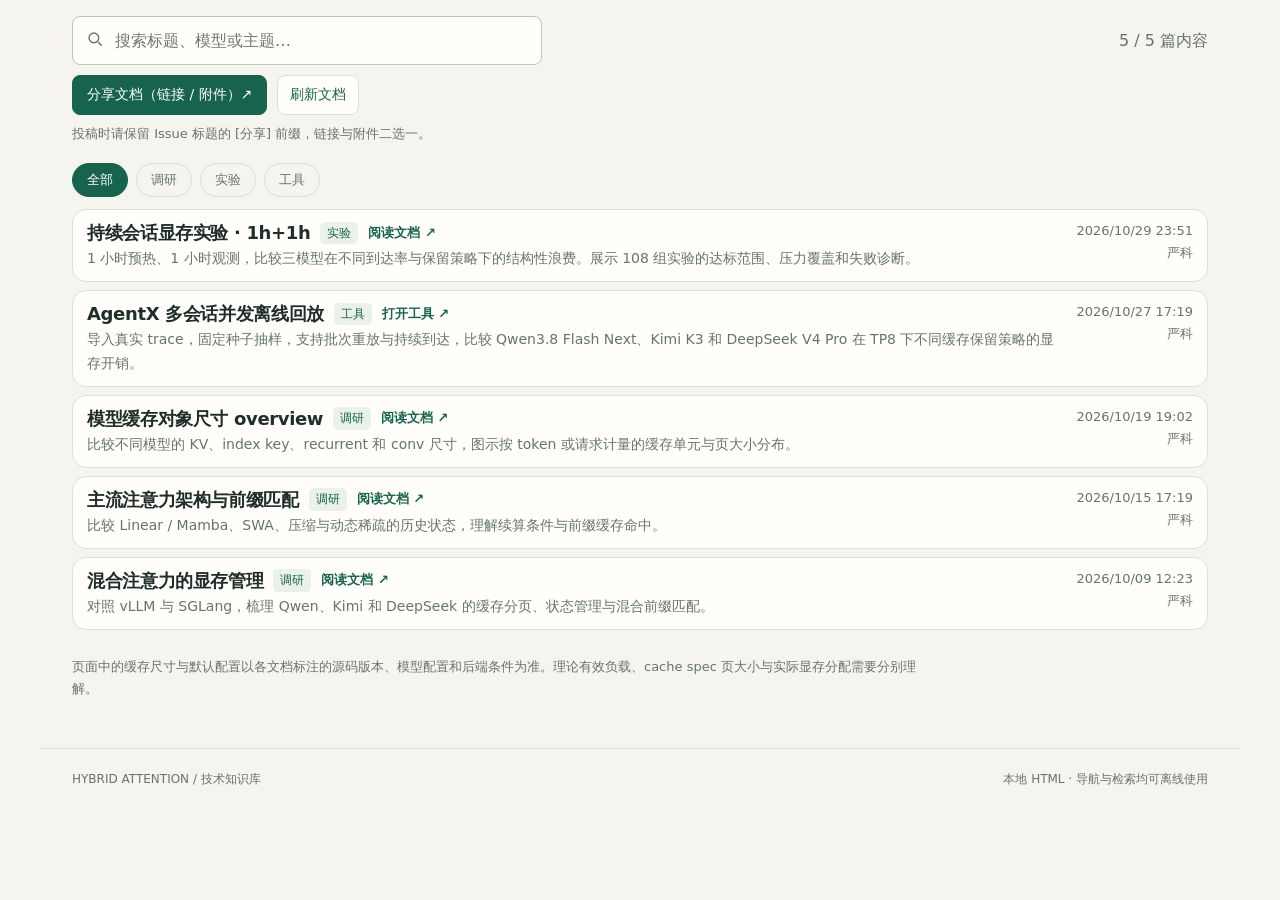
<file: docs/index.html>
<!doctype html>
<html lang="zh-CN">

<head>
  <meta charset="utf-8">
  <meta name="viewport" content="width=device-width,initial-scale=1">
  <meta name="share-repository" content="Yank000/hybrid_attention">
  <link rel="stylesheet" href="knowledge.css">
  <script src="author-names.js" defer></script>
  <script src="knowledge.js?v=2" defer></script>
  <title>混合注意力知识库 · 架构、显存与缓存</title>
  <style>
    :root {
      color-scheme: light;
      --bg: #f5f4ef;
      --paper: #fffefa;
      --ink: #202d2a;
      --muted: #66746d;
      --line: #dce0d6;
      --green: #17634d;
      --soft: #e9f1e9
    }

    * {
      box-sizing: border-box
    }

    body {
      margin: 0;
      background: var(--bg);
      color: var(--ink);
      font: 16px/1.7 "Segoe UI", "Microsoft YaHei", system-ui, sans-serif
    }

    a {
      color: var(--green);
      text-underline-offset: 4px
    }

    button,
    input {
      font: inherit
    }

    button {
      cursor: pointer
    }

    main,
    footer {
      max-width: 1200px;
      margin: auto;
      padding: 0 32px
    }

    .muted {
      color: var(--muted)
    }

    .tools {
      display: flex;
      align-items: center;
      justify-content: space-between;
      gap: 16px;
      margin: 16px 0 10px
    }

    .search {
      flex: 1;
      max-width: 470px;
      position: relative
    }

    .search svg {
      position: absolute;
      left: 14px;
      top: 14px;
      color: var(--muted);
      pointer-events: none
    }

    input[type=search] {
      width: 100%;
      background: var(--paper);
      border: 1px solid #bac8b9;
      border-radius: 8px;
      padding: 10px 14px 10px 42px;
      color: var(--ink)
    }

    .filters {
      display: flex;
      gap: 8px;
      flex-wrap: wrap;
      margin-bottom: 12px
    }

    .filters button {
      border: 1px solid var(--line);
      background: transparent;
      color: var(--muted);
      padding: 5px 14px;
      border-radius: 24px;
      font-size: 13px
    }

    .filters button[aria-pressed=true] {
      background: var(--green);
      border-color: var(--green);
      color: white
    }

    .document-list {
      display: grid;
      grid-template-columns: minmax(0, 1fr);
      gap: 8px;
      list-style: none;
      margin: 0;
      padding: 0
    }

    .card {
      display: grid;
      grid-template-columns: minmax(0, 1fr) minmax(0, max-content);
      align-items: start;
      gap: 4px 16px;
      background: var(--paper);
      border: 1px solid var(--line);
      border-radius: 14px;
      padding: 10px 14px;
      text-decoration: none;
      color: var(--ink);
      overflow-wrap: anywhere;
      transition: border-color .16s, box-shadow .16s
    }

    .card:hover {
      border-color: #8da997;
      box-shadow: 0 12px 30px #203b320d
    }

    .card-heading {
      display: flex;
      align-items: center;
      flex-wrap: wrap;
      gap: 2px 10px
    }

    .card-meta {
      display: grid;
      justify-self: end;
      max-width: 12em;
      text-align: right;
      color: var(--muted);
      font-size: 13px
    }

    .card-time {
      font-variant-numeric: tabular-nums;
      white-space: nowrap
    }

    .category {
      font-size: 12px;
      color: var(--green);
      background: var(--soft);
      padding: 1px 7px;
      border-radius: 5px
    }

    .card h2 {
      font-size: 18px;
      line-height: 1.4;
      letter-spacing: -.02em;
      margin: 0
    }

    .card p {
      color: var(--muted);
      font-size: 14px;
      margin: 2px 0 0
    }

    .open {
      white-space: nowrap;
      color: var(--green);
      font-size: 13px;
      font-weight: 650
    }

    .empty {
      padding: 40px;
      border: 1px dashed var(--line);
      border-radius: 12px;
      text-align: center;
      color: var(--muted)
    }

    [hidden] {
      display: none !important
    }

    .footnote {
      font-size: 13px;
      color: var(--muted);
      margin: 26px 0 48px;
      max-width: 850px
    }

    footer {
      padding-top: 20px;
      padding-bottom: 30px;
      border-top: 1px solid var(--line);
      display: flex;
      justify-content: space-between;
      gap: 16px;
      font-size: 12px;
      color: var(--muted)
    }

    a:focus-visible,
    button:focus-visible,
    input:focus-visible {
      outline: 3px solid #d8924c;
      outline-offset: 4px
    }

    @media(max-width:600px) {

      main,
      footer {
        padding-left: 20px;
        padding-right: 20px
      }

      .tools {
        align-items: flex-start;
        flex-direction: column
      }

      .search {
        width: 100%;
        max-width: none
      }

      footer {
        flex-wrap: wrap
      }

      .card {
        padding: 8px 10px;
        column-gap: 10px
      }

      .card-content {
        display: contents
      }

      .card p {
        grid-column: 1 / -1;
        grid-row: 2
      }
    }

    @media(prefers-reduced-motion:reduce) {
      .card {
        transition: none
      }

    }
  </style>
</head>

<body>
  <main aria-label="混合注意力知识库">
    <div class="tools"><label class="search"><span hidden>搜索知识页面</span><svg width="18" height="18" viewBox="0 0 24 24"
          fill="none" stroke="currentColor" stroke-width="1.8" aria-hidden="true">
          <circle cx="10.5" cy="10.5" r="6.5" />
          <path d="m16 16 5 5" />
        </svg><input id="search" type="search" placeholder="搜索标题、模型或主题…" aria-label="搜索知识页面"></label><span id="count"
        class="muted" role="status" aria-live="polite"></span></div>
    <div class="share-tools" aria-label="分享文档">
      <a id="share-submit" class="share-submit"
        href="https://github.com/Yank000/hybrid_attention/issues/new?template=share.yml" target="_blank"
        rel="noopener noreferrer">分享文档（链接 / 附件）↗</a>
      <button id="share-refresh" class="share-refresh" type="button">刷新文档</button>
    </div>
    <p id="share-status" class="share-status" role="status" aria-live="polite">投稿时请保留 Issue 标题的 [分享] 前缀，链接与附件二选一。</p>
    <div id="filters" class="filters" role="group" aria-label="按主题筛选"></div>
    <ul id="pages" class="document-list" role="list" aria-label="文档列表，按时间从新到旧"></ul>
    <p id="empty" class="empty" hidden>没有匹配的页面。试试其他关键词，或切换到“全部”。</p>
    <noscript>
      <p>知识页面：</p>
      <ul class="document-list" role="list">
        <li><a class="card" href="continuous_pressure_1h.html">
            <h2>持续会话显存实验 · 1h+1h</h2>
            <div class="card-meta"><time class="card-time" datetime="2026-10-29T23:51:19+08:00">2026/10/29
                23:51</time><span>Yank000</span></div>
          </a></li>
        <li><a class="card" href="agentx_multi_session_replay.html">
            <h2>AgentX 多会话并发离线回放</h2>
            <div class="card-meta"><time class="card-time" datetime="2026-10-27T17:19:28+08:00">2026/10/27
                17:19</time><span>Yank000</span></div>
          </a></li>
        <li><a class="card" href="cache_size_overview.html">
            <h2>模型缓存对象尺寸 overview</h2>
            <div class="card-meta"><time class="card-time" datetime="2026-10-19T19:02:26+08:00">2026/10/19
                19:02</time><span>Yank000</span></div>
          </a></li>
        <li><a class="card" href="mainstream_attention_arch.html">
            <h2>主流注意力架构与前缀匹配</h2>
            <div class="card-meta"><time class="card-time" datetime="2026-10-15T17:19:26+08:00">2026/10/15
                17:19</time><span>Yank000</span></div>
          </a></li>
        <li><a class="card" href="hybrid_VRAM_management.html">
            <h2>混合注意力的显存管理</h2>
            <div class="card-meta"><time class="card-time" datetime="2026-10-09T12:23:20+08:00">2026/10/09
                12:23</time><span>Yank000</span></div>
          </a></li>
      </ul>
    </noscript>
    <p class="footnote">页面中的缓存尺寸与默认配置以各文档标注的源码版本、模型配置和后端条件为准。理论有效负载、cache spec 页大小与实际显存分配需要分别理解。</p>
  </main>
  <footer><span>HYBRID ATTENTION / 技术知识库</span><span>本地 HTML · 导航与检索均可离线使用</span></footer>

  <!-- 新增知识页时，用带时区的 ISO 8601 格式填写文件创建时间 createdAt。 -->
  <script id="knowledge-pages" type="application/json">
[
  {
    "title": "主流注意力架构与前缀匹配",
    "href": "mainstream_attention_arch.html",
    "createdAt": "2026-10-15T17:19:26+08:00",
    "category": "调研",
    "description": "比较 Linear / Mamba、SWA、压缩与动态稀疏的历史状态，理解续算条件与前缀缓存命中。"
  },
  {
    "title": "混合注意力的显存管理",
    "href": "hybrid_VRAM_management.html",
    "createdAt": "2026-10-09T12:23:20+08:00",
    "category": "调研",
    "description": "对照 vLLM 与 SGLang，梳理 Qwen、Kimi 和 DeepSeek 的缓存分页、状态管理与混合前缀匹配。"
  },
  {
    "title": "模型缓存对象尺寸 overview",
    "href": "cache_size_overview.html",
    "createdAt": "2026-10-19T19:02:26+08:00",
    "category": "调研",
    "description": "比较不同模型的 KV、index key、recurrent 和 conv 尺寸，图示按 token 或请求计量的缓存单元与页大小分布。"
  },
  {
    "title": "持续会话显存实验 · 1h+1h",
    "href": "continuous_pressure_1h.html",
    "createdAt": "2026-10-29T23:51:19+08:00",
    "category": "实验",
    "description": "1 小时预热、1 小时观测，比较三模型在不同到达率与保留策略下的结构性浪费。展示 108 组实验的达标范围、压力覆盖和失败诊断。"
  },
  {
    "title": "AgentX 多会话并发离线回放",
    "href": "agentx_multi_session_replay.html",
    "createdAt": "2026-10-27T17:19:28+08:00",
    "category": "工具",
    "description": "导入真实 trace，固定种子抽样，支持批次重放与持续到达，比较 Qwen3.8 Flash Next、Kimi K3 和 DeepSeek V4 Pro 在 TP8 下不同缓存保留策略的显存开销。"
  }
]
  </script>
</body>

</html>
</file>
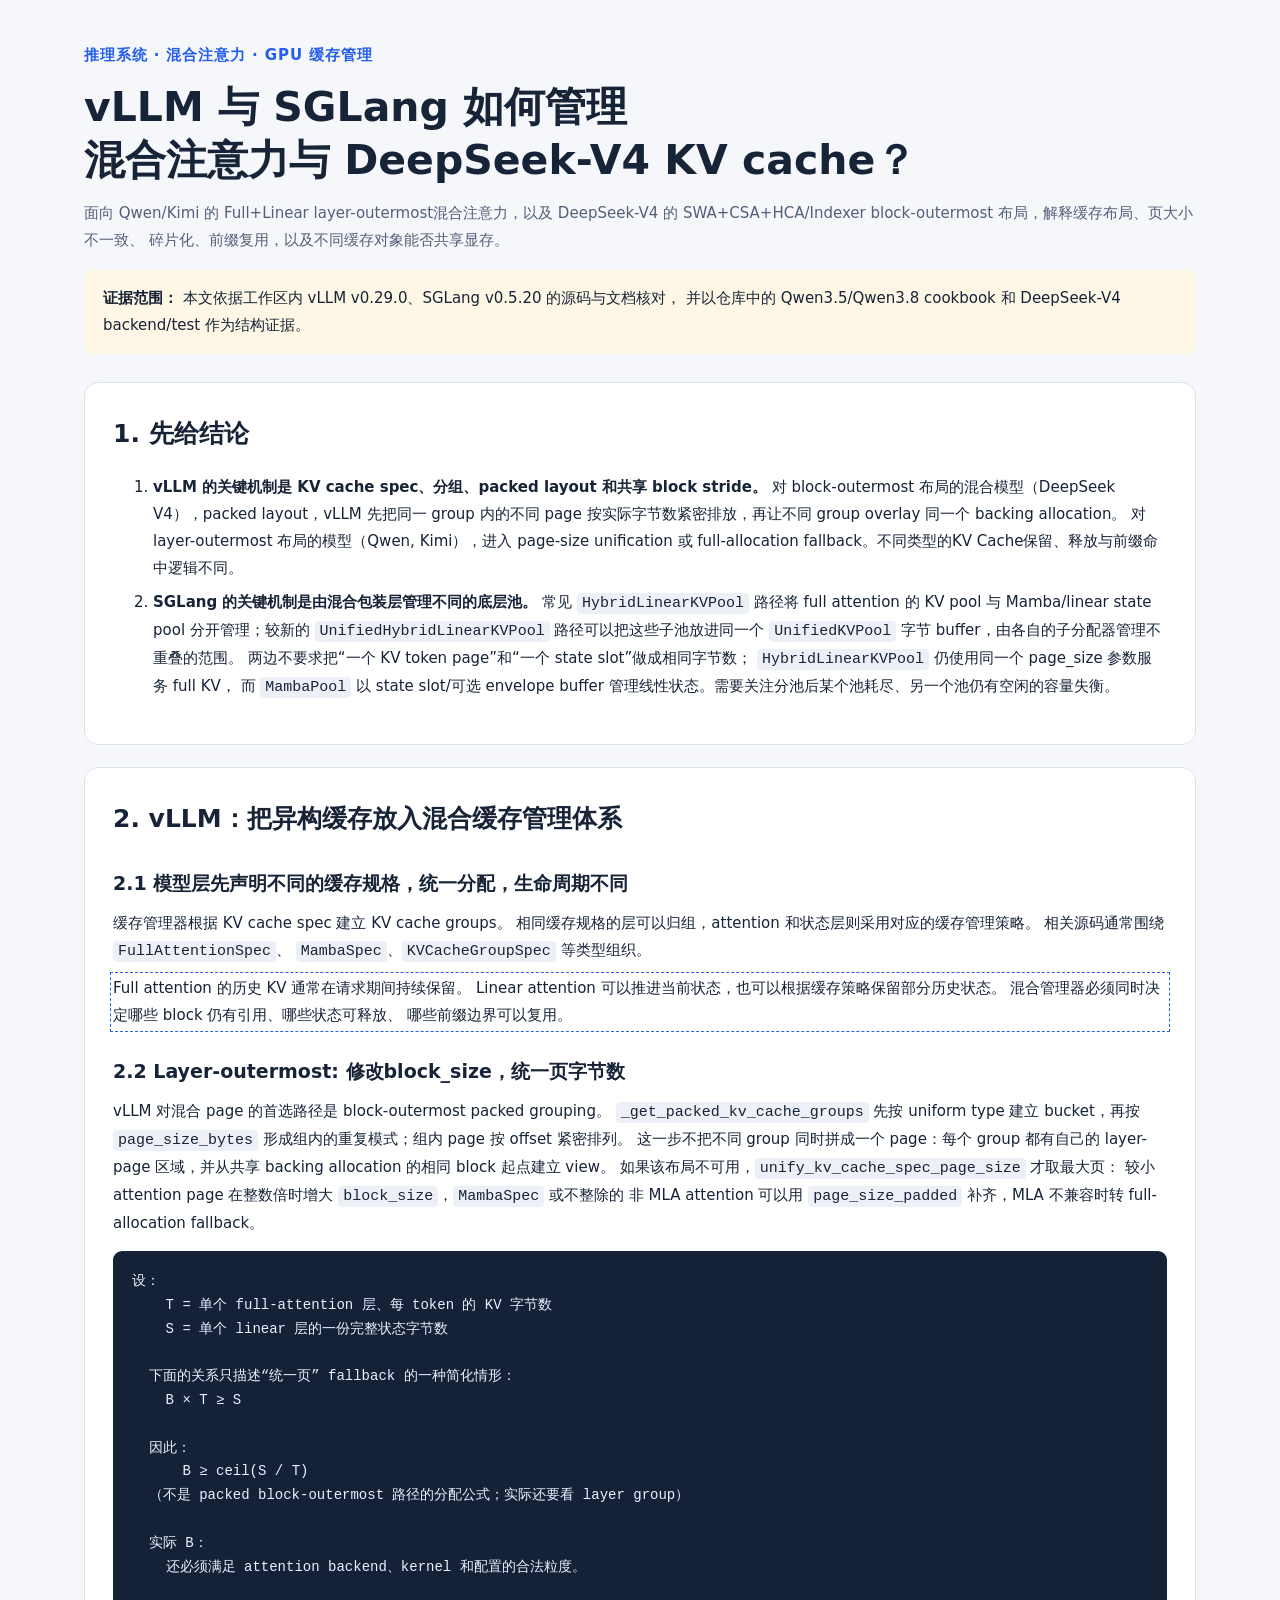
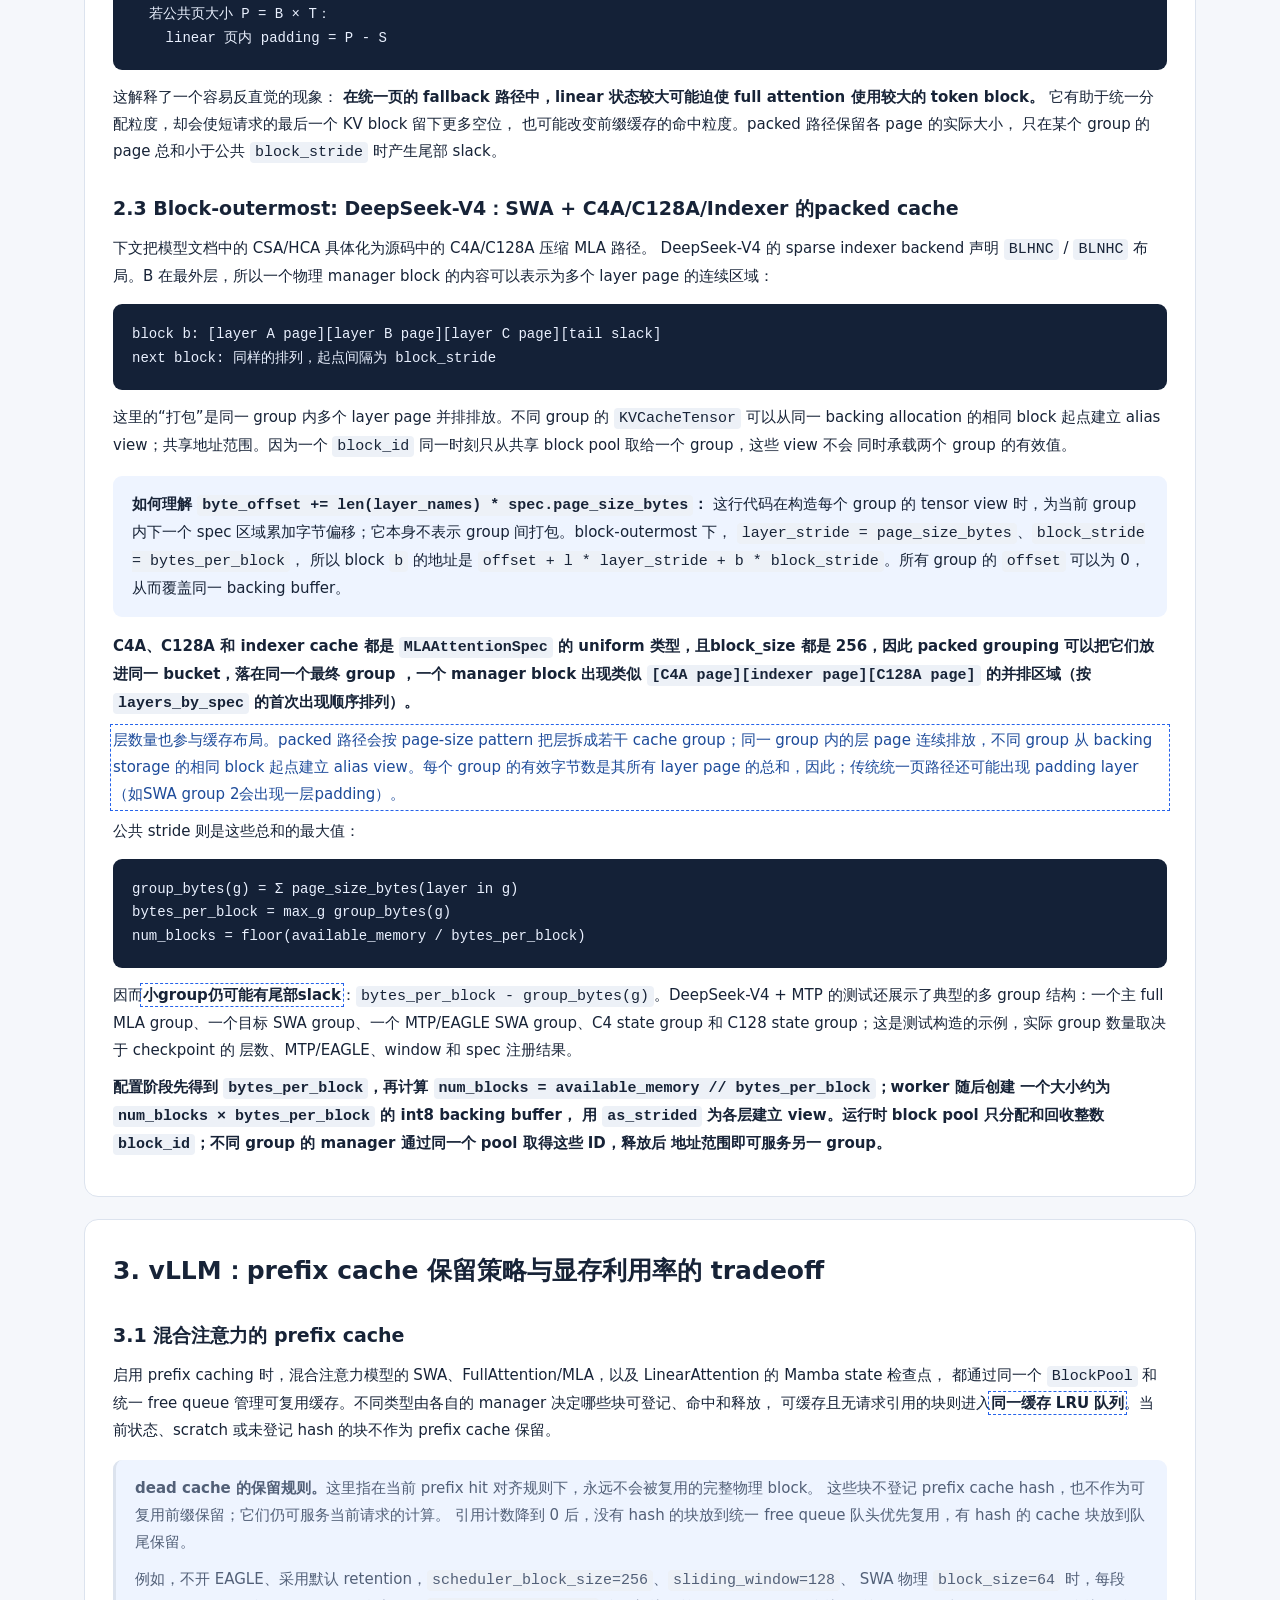
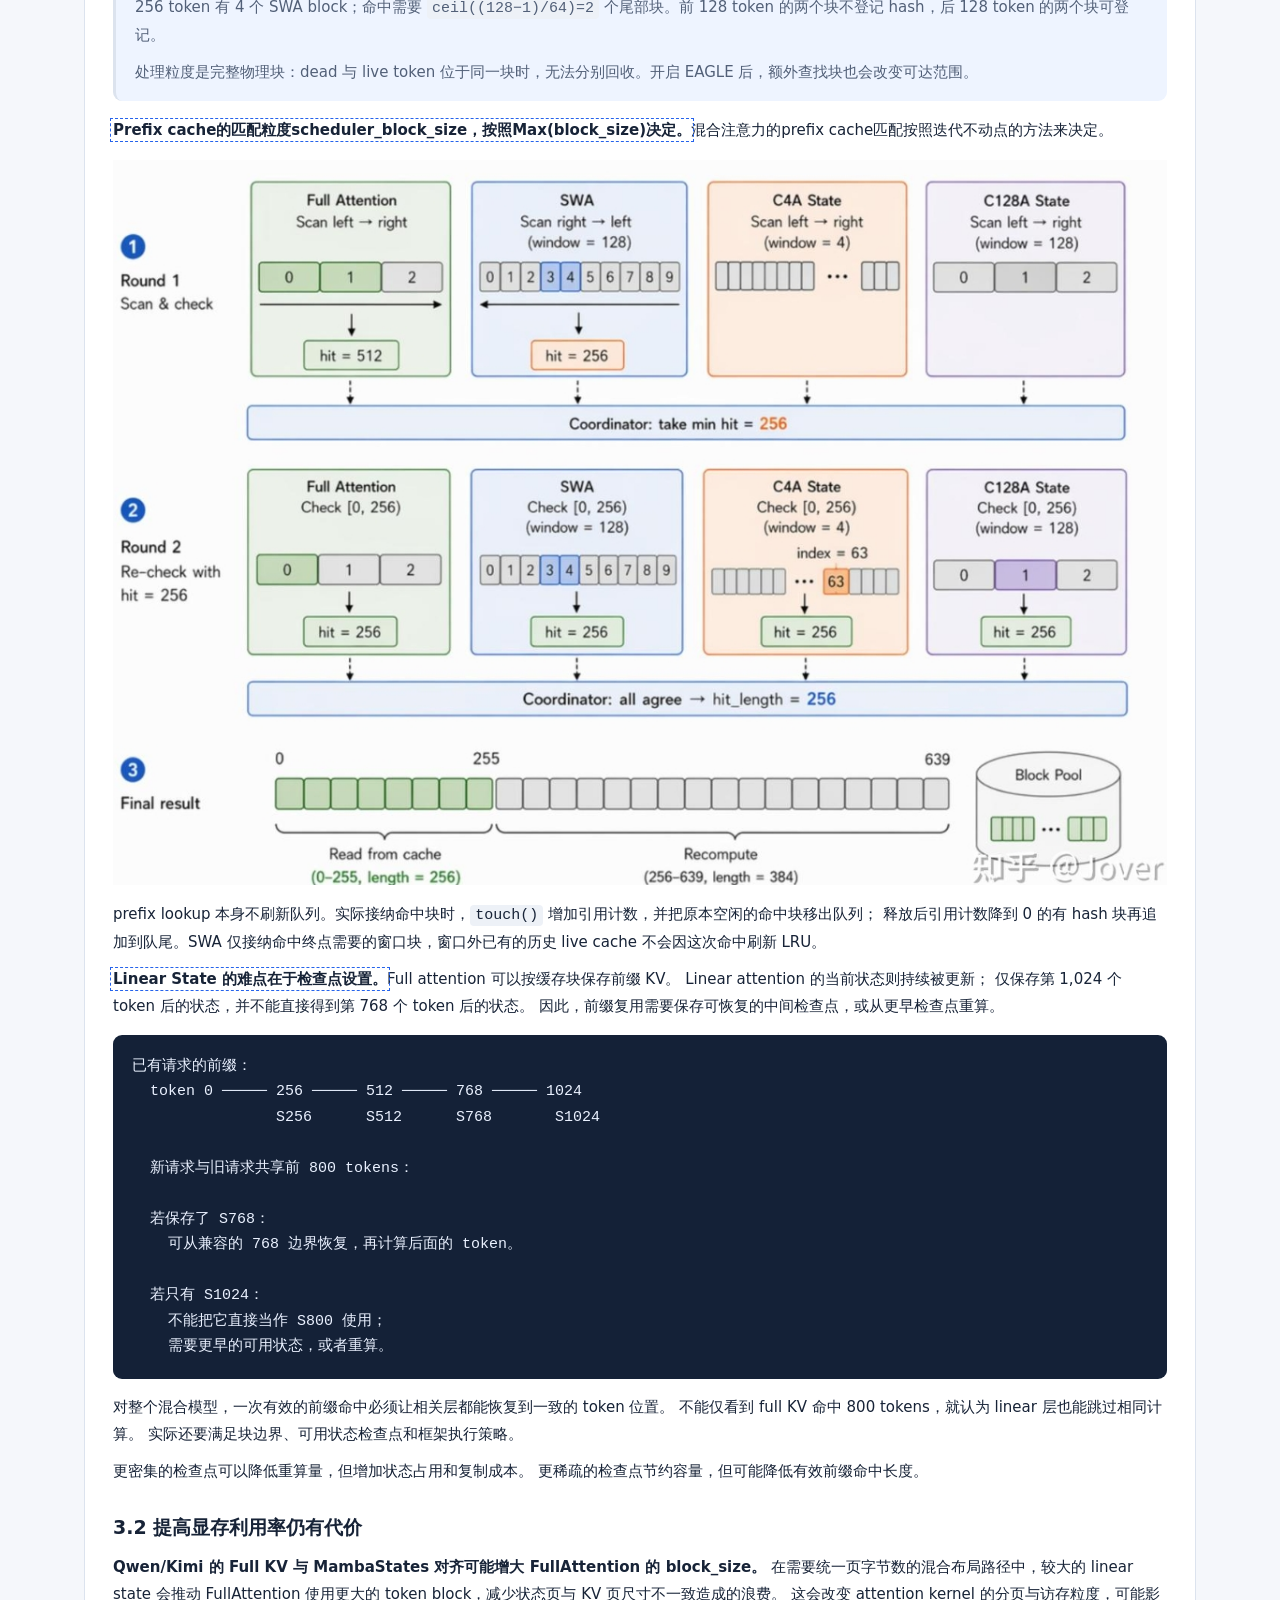
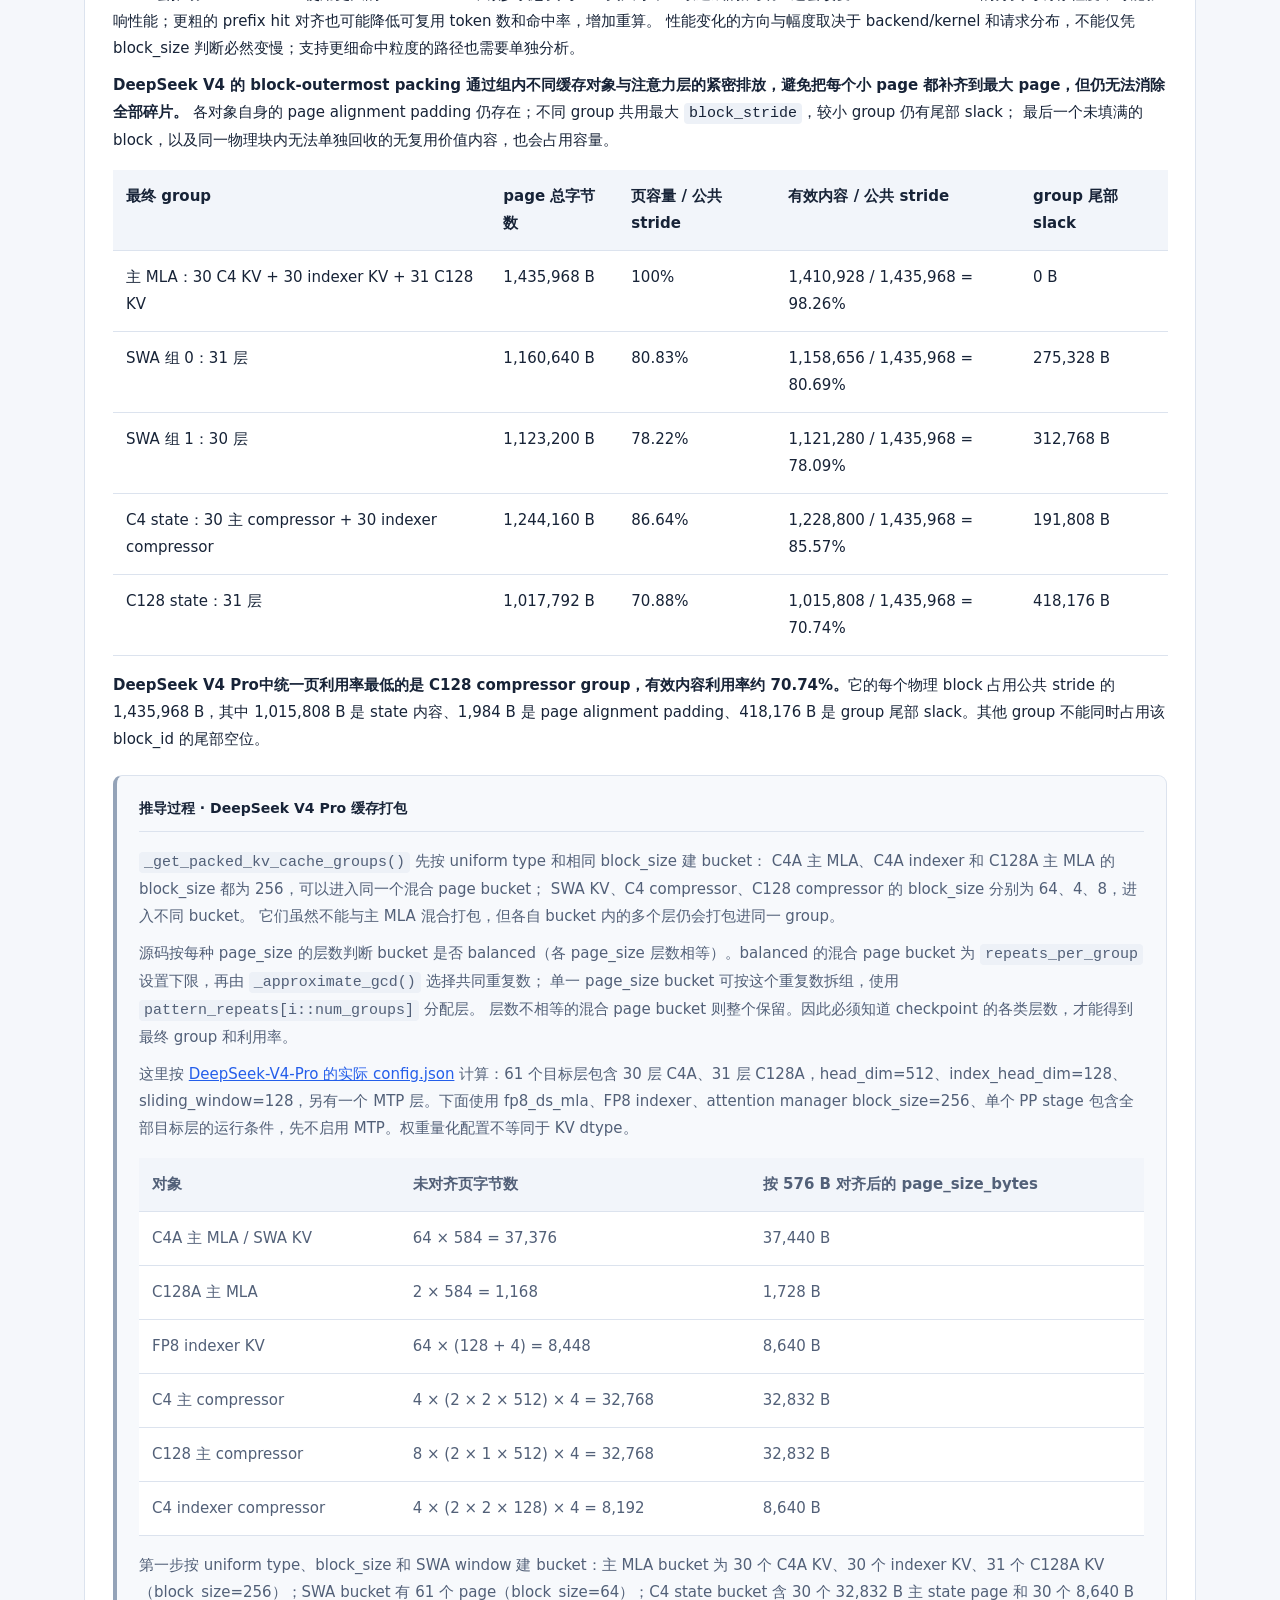
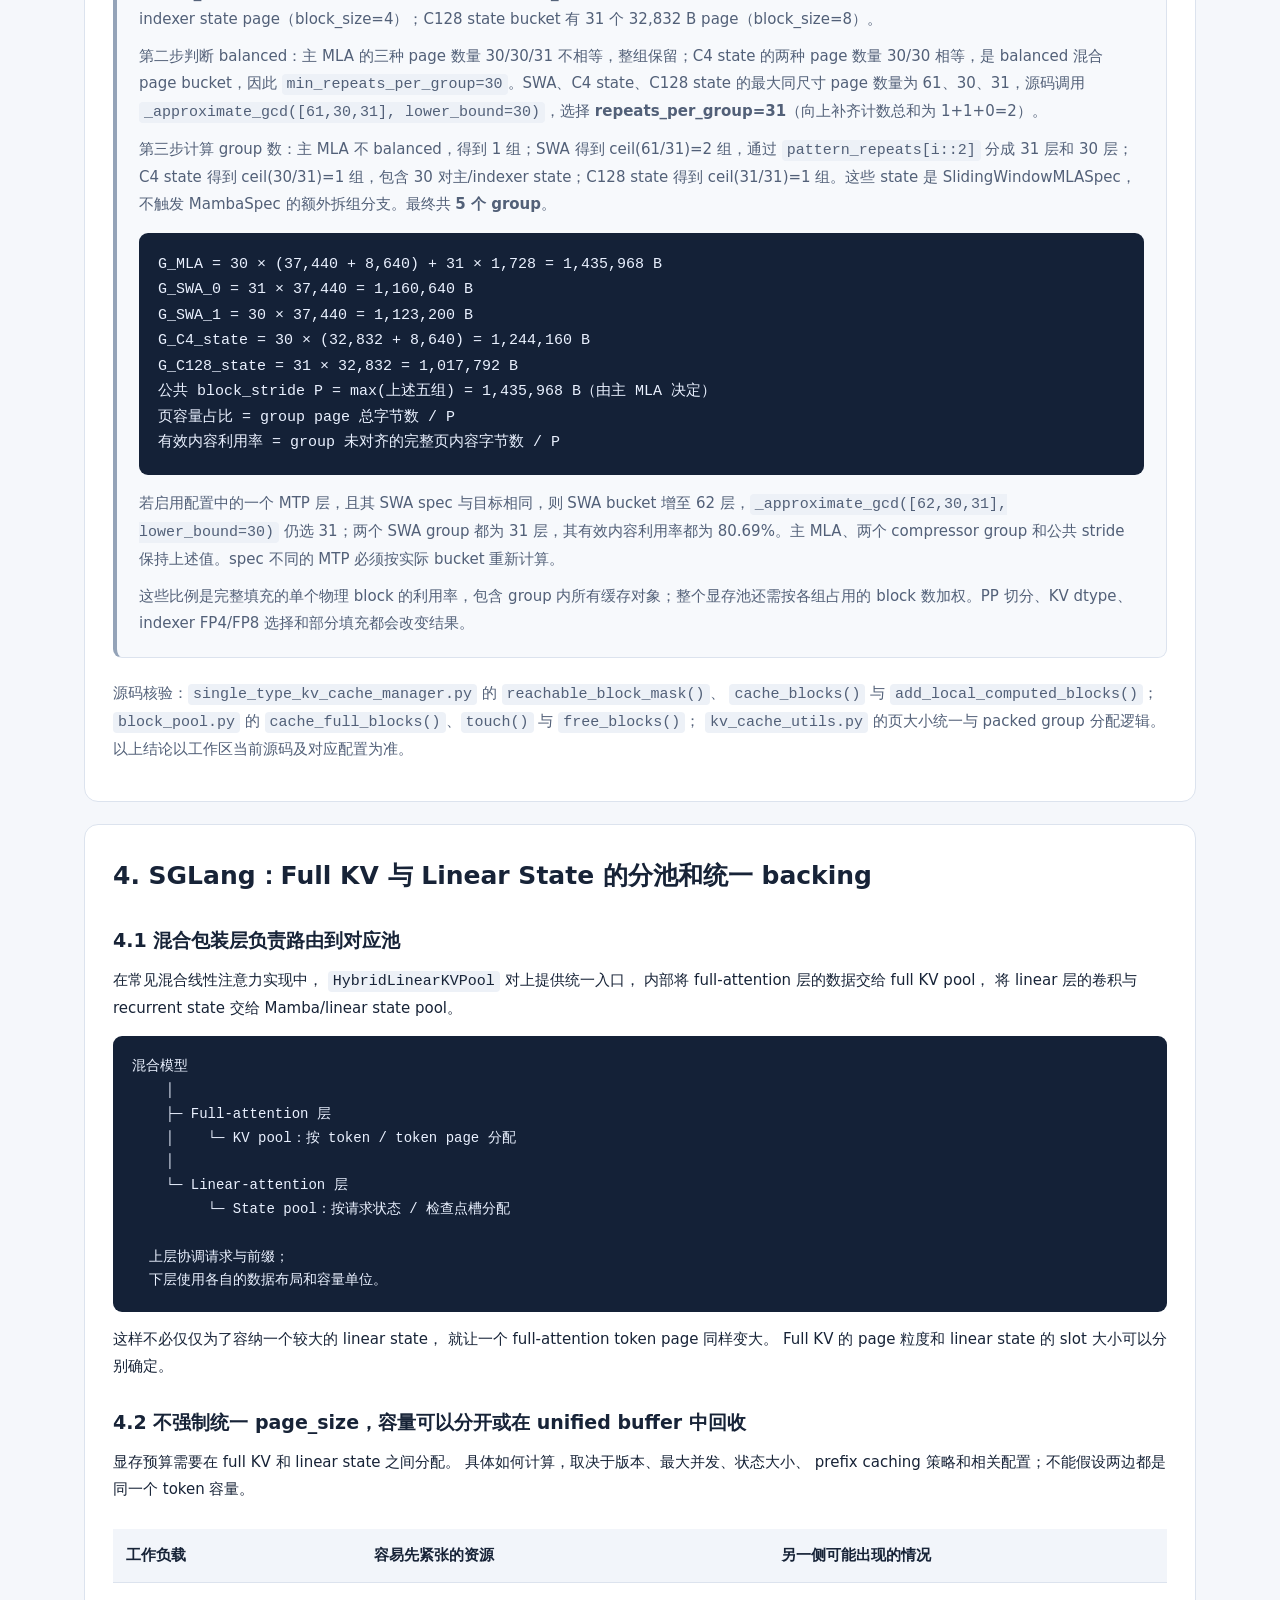
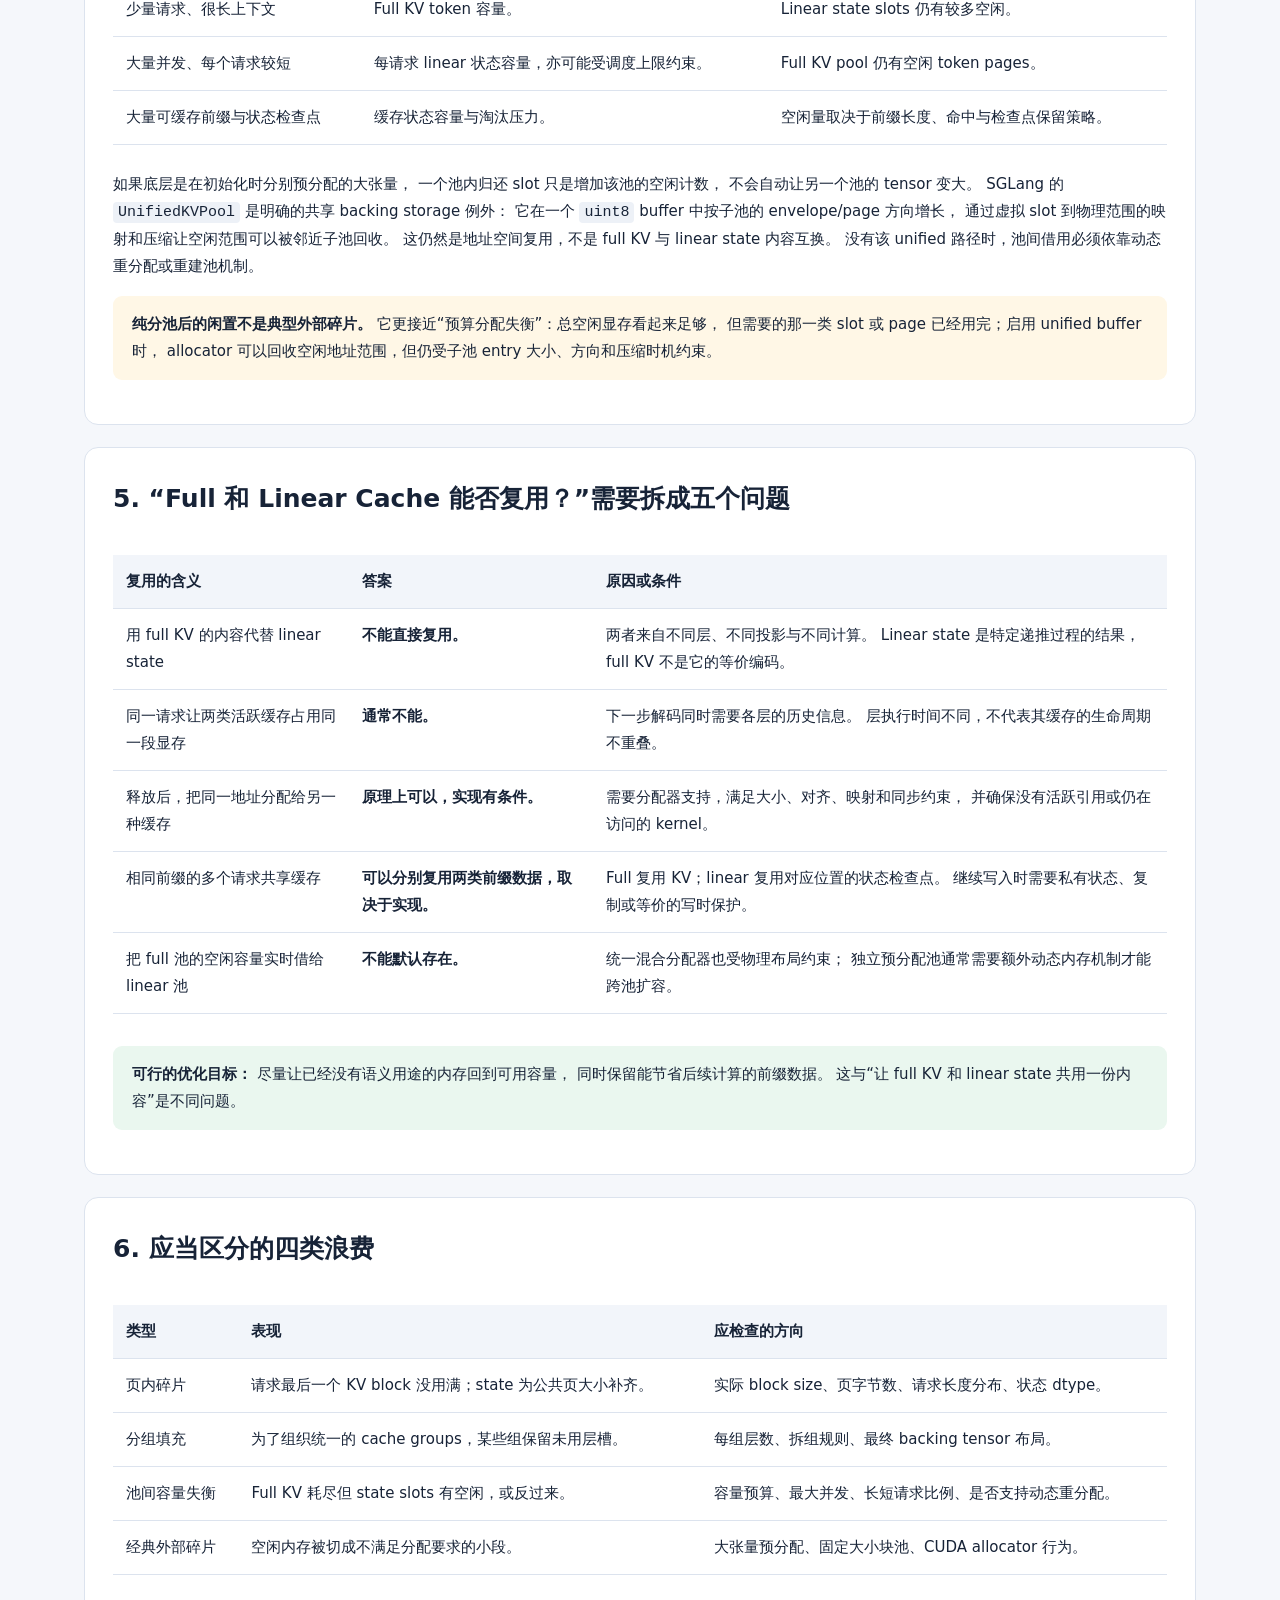
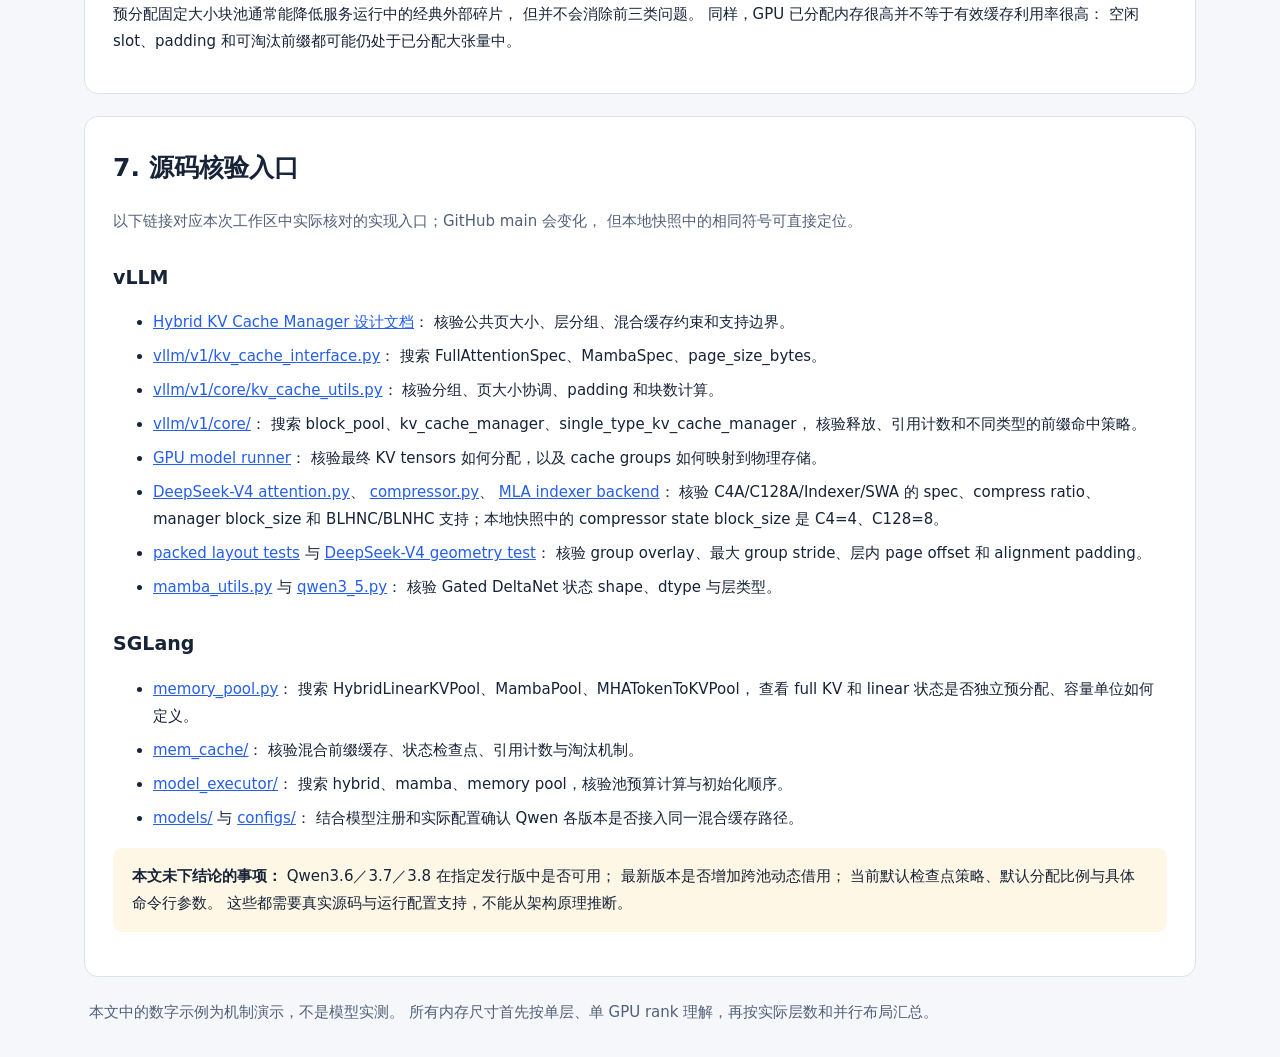
<file: 混合注意力.html>
<!doctype html>
<html lang="zh-CN" data-immersive-translate-page-theme="light"><head>
  <meta charset="utf-8">
  <meta name="viewport" content="width=device-width, initial-scale=1">
  <title>Qwen/Kimi 混合注意力与 DeepSeek-V4 KV cache：vLLM 与 SGLang</title>
  <style>
    :root {
      --bg:#f5f7fb; --paper:#fff; --ink:#172337; --muted:#526078;
      --line:#dce3ee; --blue:#245eea; --soft:#eef4ff;
      --warn:#fff7e6; --green:#eaf7ef;
    }
    * { box-sizing:border-box; }
    body {
      margin:0; background:var(--bg); color:var(--ink);
      font:16px/1.8 system-ui,-apple-system,"Segoe UI","Microsoft YaHei",sans-serif;
    }
    main { max-width:1160px; margin:auto; padding:42px 24px 72px; }
    header { margin-bottom:28px; }
    h1 { font-size:clamp(27px,4vw,41px); line-height:1.3; margin:12px 0; }
    h2 { margin:0 0 18px; font-size:25px; }
    h3 { margin:25px 0 10px; font-size:19px; }
    p { margin:10px 0; }
    .eyebrow { color:var(--blue); font-weight:700; letter-spacing:.06em; }
    .muted, small { color:var(--muted); }
    section {
      margin:22px 0; padding:28px; background:var(--paper);
      border:1px solid var(--line); border-radius:14px;
    }
    .note { padding:15px 19px; border-radius:9px; background:var(--soft); margin:16px 0; }
    .cache-note { font-size:15px; border-left:3px solid var(--line); }
    .cache-note p:first-child { margin-top:0; }
    .cache-note p:last-child { margin-bottom:0; }
    .derivation {
      margin:22px 0; padding:20px 22px; background:#f7f9fc;
      border:1px solid var(--line); border-left:4px solid #94a3b8; border-radius:9px;
      color:var(--muted); font-size:15px; overflow-x:auto;
    }
    .derivation .derivation-label {
      margin:0 0 16px; color:var(--ink); font-size:14px; font-weight:700;
      padding-bottom:10px; border-bottom:1px solid var(--line);
    }
    .derivation > p:last-child { margin-bottom:0; }
    .derivation table { background:var(--paper); }
    .warning { background:var(--warn); }
    .good { background:var(--green); }
    .table-wrap { overflow-x:auto; }
    table { width:100%; border-collapse:collapse; margin:16px 0; font-size:15px; }
    th,td { text-align:left; vertical-align:top; border-bottom:1px solid var(--line); padding:13px; }
    th { background:#f2f5fa; }
    code { font-family:Consolas,monospace; background:#edf1f7; padding:2px 5px; border-radius:4px; }
    pre {
      overflow:auto; background:#142137; color:#eaf1ff;
      padding:19px; border-radius:9px; font-size:14px; line-height:1.7;
    }
    pre code { background:transparent; padding:0; color:inherit; }
    a { color:var(--blue); overflow-wrap:anywhere; }
    li { margin:7px 0; }
    .grid { display:grid; grid-template-columns:1fr 1fr; gap:16px; }
    .card { border:1px solid var(--line); border-radius:9px; padding:18px; }
    .card h3 { margin-top:0; }
    .pill {
      display:inline-block; font-size:13px; padding:2px 9px;
      background:#e9eef8; border-radius:20px; margin-right:5px;
    }
    .formula { font-family:Consolas,monospace; overflow-wrap:anywhere; }
    footer { font-size:14px; color:var(--muted); padding:0 5px; }
    @media(max-width:720px) {
      main { padding:24px 12px; }
      section { padding:20px 16px; }
      .grid { grid-template-columns:1fr; }
      th,td { min-width:145px; padding:10px; }
    }
    @media print {
      body { background:white; font-size:11pt; }
      main { max-width:none; padding:0; }
      section { break-inside:auto; box-shadow:none; }
      a { color:inherit; }
    }
  </style>
  <style data-id="immersive-translate-input-injected-css"></style></head>
  <body style="">
  <main style="">
  <header style="font-size: 15px; font-weight: 400;">
    <div class="eyebrow">推理系统 · 混合注意力 · GPU 缓存管理</div>
    <h1>vLLM 与 SGLang 如何管理<br>混合注意力与 DeepSeek-V4 KV cache？</h1>
    <p class="muted" style="">
      面向 Qwen/Kimi 的 Full+Linear layer-outermost混合注意力，以及 DeepSeek-V4 的
      SWA+CSA+HCA/Indexer block-outermost 布局，解释缓存布局、页大小不一致、
      碎片化、前缀复用，以及不同缓存对象能否共享显存。
    </p>
    <div class="note warning" style="">
      <strong>证据范围：</strong>
      本文依据工作区内 vLLM v0.29.0、SGLang v0.5.20 的源码与文档核对，
      并以仓库中的 Qwen3.5/Qwen3.8 cookbook 和 DeepSeek-V4 backend/test 作为结构证据。</div>
  </header>

  <section style="font-size: 15px; font-weight: 400;">
    <h2>1. 先给结论</h2><ol style="">
      <li style="">
        <strong>vLLM 的关键机制是 KV cache spec、分组、packed layout 和共享 block stride。</strong>
        对 block-outermost 布局的混合模型（DeepSeek V4），packed layout，vLLM 先把同一 group 内的不同 page
        按实际字节数紧密排放，再让不同 group overlay 同一个 backing allocation。 对 layer-outermost 布局的模型（Qwen, Kimi），进入 page-size unification 或 full-allocation fallback。不同类型的KV Cache保留、释放与前缀命中逻辑不同。
      </li>
      <li style="">
      <strong>SGLang 的关键机制是由混合包装层管理不同的底层池。</strong>
        常见 <code>HybridLinearKVPool</code> 路径将 full attention 的 KV pool
        与 Mamba/linear state pool 分开管理；较新的
        <code>UnifiedHybridLinearKVPool</code> 路径可以把这些子池放进同一个
        <code>UnifiedKVPool</code> 字节 buffer，由各自的子分配器管理不重叠的范围。
        两边不要求把“一个 KV token page”和“一个 state slot”做成相同字节数；
        <code>HybridLinearKVPool</code> 仍使用同一个 page_size 参数服务 full KV，
        而 <code>MambaPool</code> 以 state slot/可选 envelope buffer 管理线性状态。需要关注分池后某个池耗尽、另一个池仍有空闲的容量失衡。</li></ol></section>

  <section style="font-size: 15px; font-weight: 400;">
    <h2 style="">2. vLLM：把异构缓存放入混合缓存管理体系</h2>
    <h3 style="">2.1 模型层先声明不同的缓存规格，统一分配，生命周期不同</h3>
    <p style="">
      缓存管理器根据 KV cache spec 建立 KV cache groups。
      相同缓存规格的层可以归组，attention 和状态层则采用对应的缓存管理策略。
      相关源码通常围绕 <code>FullAttentionSpec</code>、
      <code>MambaSpec</code>、<code>KVCacheGroupSpec</code> 等类型组织。
    </p><p style="outline: rgb(37, 99, 235) dashed 1px; outline-offset: 2px;">Full attention 的历史 KV 通常在请求期间持续保留。 Linear attention 可以推进当前状态，也可以根据缓存策略保留部分历史状态。 混合管理器必须同时决定哪些 block 仍有引用、哪些状态可释放、 哪些前缀边界可以复用。</p>

    <h3 style="">2.2 Layer-outermost: 修改block_size，统一页字节数</h3>
    <p style="">
      vLLM 对混合 page 的首选路径是 block-outermost packed grouping。
      <code>_get_packed_kv_cache_groups</code> 先按 uniform type 建立 bucket，再按
      <code>page_size_bytes</code> 形成组内的重复模式；组内 page 按 offset 紧密排列。
      这一步不把不同 group 同时拼成一个 page：每个 group 都有自己的 layer-page
      区域，并从共享 backing allocation 的相同 block 起点建立 view。
      如果该布局不可用，<code>unify_kv_cache_spec_page_size</code> 才取最大页：
      较小 attention page 在整数倍时增大 <code>block_size</code>，<code>MambaSpec</code> 或不整除的
      非 MLA attention 可以用 <code style="">page_size_padded</code> 补齐，MLA 不兼容时转
      full-allocation fallback。
    </p>

    <pre style=""><code>设：
    T = 单个 full-attention 层、每 token 的 KV 字节数
    S = 单个 linear 层的一份完整状态字节数

  下面的关系只描述“统一页” fallback 的一种简化情形：
    B × T ≥ S

  因此：
      B ≥ ceil(S / T)
  （不是 packed block-outermost 路径的分配公式；实际还要看 layer group）

  实际 B：
    还必须满足 attention backend、kernel 和配置的合法粒度。

  若公共页大小 P = B × T：
    linear 页内 padding = P - S</code></pre>

    <p style="font-weight: 400;">
      这解释了一个容易反直觉的现象：
      <strong style="">在统一页的 fallback 路径中，linear 状态较大可能迫使 full attention 使用较大的 token block。</strong>
      它有助于统一分配粒度，却会使短请求的最后一个 KV block 留下更多空位，
      也可能改变前缀缓存的命中粒度。packed 路径保留各 page 的实际大小，
      只在某个 group 的 page 总和小于公共 <code>block_stride</code> 时产生尾部 slack。</p>
    <h3 style="">2.3 Block-outermost: DeepSeek-V4：SWA + C4A/C128A/Indexer 的packed cache</h3><p style="">下文把模型文档中的 CSA/HCA 具体化为源码中的 C4A/C128A 压缩 MLA 路径。 DeepSeek-V4 的 sparse indexer backend 声明 <code>BLHNC</code> / <code>BLNHC</code> 布局。B 在最外层，所以一个物理 manager block 的内容可以表示为多个 layer page 的连续区域：</p><pre style=""><code>block b: [layer A page][layer B page][layer C page][tail slack]
next block: 同样的排列，起点间隔为 block_stride</code></pre><p style="">这里的“打包”是同一 group 内多个 layer page 并排排放。不同 group 的 <code>KVCacheTensor</code> 可以从同一 backing allocation 的相同 block 起点建立 alias view；共享地址范围。因为一个 <code>block_id</code> 同一时刻只从共享 block pool 取给一个 group，这些 view 不会 同时承载两个 group 的有效值。</p><div class="note" style="background: none 0% 0% / auto repeat scroll padding-box border-box rgb(238, 244, 255);"><strong>如何理解 <code>byte_offset += len(layer_names) * spec.page_size_bytes</code>：</strong> 这行代码在构造每个 group 的 tensor view 时，为当前 group 内下一个 spec 区域累加字节偏移；它本身不表示 group 间打包。block-outermost 下， <code>layer_stride = page_size_bytes</code>、<code>block_stride = bytes_per_block</code>， 所以 block <code>b</code> 的地址是 <code>offset + l * layer_stride + b * block_stride</code>。所有 group 的 <code>offset</code> 可以为 0，从而覆盖同一 backing buffer。</div><p style="font-weight: 700;">C4A、C128A 和 indexer cache 都是 <code>MLAAttentionSpec</code> 的 uniform 类型，且block_size 都是 256，因此 packed grouping 可以把它们放进同一 bucket，落在同一个最终 group ，一个 manager block 出现类似 <code>[C4A page][indexer page][C128A page]</code> 的并排区域（按 <code>layers_by_spec</code> 的首次出现顺序排列）。</p><p style="outline: rgb(37, 99, 235) dashed 1px; outline-offset: 2px; color: rgb(29, 75, 154);">层数量也参与缓存布局。packed 路径会按 page-size pattern 把层拆成若干 cache group；同一 group 内的层 page 连续排放，不同 group 从 backing storage 的相同 block 起点建立 alias view。每个 group 的有效字节数是其所有 layer page 的总和，因此；传统统一页路径还可能出现 padding layer（如SWA group 2会出现一层padding）。</p><p style="">公共 stride 则是这些总和的最大值：</p><pre><code>group_bytes(g) = Σ page_size_bytes(layer in g)
bytes_per_block = max_g group_bytes(g)
num_blocks = floor(available_memory / bytes_per_block)</code></pre><p>因而<strong style="outline: rgb(37, 99, 235) dashed 1px; outline-offset: 2px;">小group仍可能有尾部slack</strong>：<code>bytes_per_block - group_bytes(g)</code>。DeepSeek-V4 + MTP 的测试还展示了典型的多 group 结构：一个主 full MLA group、一个目标 SWA group、一个 MTP/EAGLE SWA group、C4 state group 和 C128 state group；这是测试构造的示例，实际 group 数量取决于 checkpoint 的 层数、MTP/EAGLE、window 和 spec 注册结果。</p><p style="font-weight: 700;">配置阶段先得到 <code>bytes_per_block</code>，再计算 <code>num_blocks = available_memory // bytes_per_block</code>；worker 随后创建 一个大小约为 <code>num_blocks × bytes_per_block</code> 的 int8 backing buffer， 用 <code>as_strided</code> 为各层建立 view。运行时 block pool 只分配和回收整数 <code>block_id</code>；不同 group 的 manager 通过同一个 pool 取得这些 ID，释放后 地址范围即可服务另一 group。</p></section>

  <section style="">
    <h2>3. vLLM：prefix cache 保留策略与显存利用率的 tradeoff</h2>
    <h3>3.1 混合注意力的 prefix cache</h3>
    <p style="font-size: 15px; font-weight: 400;">启用 prefix caching 时，混合注意力模型的 SWA、FullAttention/MLA，以及 LinearAttention 的 Mamba state 检查点，
      都通过同一个 <code>BlockPool</code> 和统一 free queue 管理可复用缓存。不同类型由各自的 manager 决定哪些块可登记、命中和释放，
      可缓存且无请求引用的块则进入<strong style="outline: rgb(37, 99, 235) dashed 1px; outline-offset: 2px;">同一缓存 LRU 队列</strong>。当前状态、scratch 或未登记 hash 的块不作为 prefix cache 保留。</p>
    <aside class="note muted cache-note" aria-label="dead cache 说明">
      <p style=""><strong>dead cache 的保留规则。</strong>这里指在当前 prefix hit 对齐规则下，永远不会被复用的完整物理 block。
        这些块不登记 prefix cache hash，也不作为可复用前缀保留；它们仍可服务当前请求的计算。
        引用计数降到 0 后，没有 hash 的块放到统一 free queue 队头优先复用，有 hash 的 cache 块放到队尾保留。</p>
      <p style="">例如，不开 EAGLE、采用默认 retention，<code>scheduler_block_size=256</code>、<code>sliding_window=128</code>、
        SWA 物理 <code>block_size=64</code> 时，每段 256 token 有 4 个 SWA block；命中需要
        <code>ceil((128−1)/64)=2</code> 个尾部块。前 128 token 的两个块不登记 hash，后 128 token 的两个块可登记。</p>
      <p style="">处理粒度是完整物理块：dead 与 live token 位于同一块时，无法分别回收。开启 EAGLE 后，额外查找块也会改变可达范围。</p></aside>
    <p style="font-size: 15px; font-weight: 400;"><strong style="outline: rgb(37, 99, 235) dashed 1px; outline-offset: 2px;">Prefix cache的匹配粒度scheduler_block_size，按照Max(block_size)决定。</strong>混合注意力的prefix cache匹配按照迭代不动点的方法来决定。</p>
    <figure style="margin:16px 0;">
      <img src="混合注意力前缀匹配.jpeg" alt="混合注意力通过迭代不动点确定一致前缀命中长度的示意图" style="display:block;max-width:100%;height:auto;margin:0 auto;" loading="lazy">
    </figure>
<p style="font-size: 15px; font-weight: 400;">prefix lookup 本身不刷新队列。实际接纳命中块时，<code>touch()</code> 增加引用计数，并把原本空闲的命中块移出队列；
      释放后引用计数降到 0 的有 hash 块再追加到队尾。SWA 仅接纳命中终点需要的窗口块，窗口外已有的历史 live cache 不会因这次命中刷新 LRU。</p><p style="font-size: 15px; font-weight: 400;"><strong style="outline: rgb(37, 99, 235) dashed 1px; outline-offset: 2px;">Linear State 的难点在于检查点设置。</strong>Full attention 可以按缓存块保存前缀 KV。 Linear attention 的当前状态则持续被更新； 仅保存第 1,024 个 token 后的状态，并不能直接得到第 768 个 token 后的状态。 因此，前缀复用需要保存可恢复的中间检查点，或从更早检查点重算。</p><pre style="font-size: 15px; font-weight: 400;"><code>已有请求的前缀：
  token 0 ───── 256 ───── 512 ───── 768 ───── 1024
                S256      S512      S768       S1024

  新请求与旧请求共享前 800 tokens：

  若保存了 S768：
    可从兼容的 768 边界恢复，再计算后面的 token。

  若只有 S1024：
    不能把它直接当作 S800 使用；
    需要更早的可用状态，或者重算。</code></pre><p style="font-size: 15px; font-weight: 400;">对整个混合模型，一次有效的前缀命中必须让相关层都能恢复到一致的 token 位置。 不能仅看到 full KV 命中 800 tokens，就认为 linear 层也能跳过相同计算。 实际还要满足块边界、可用状态检查点和框架执行策略。</p><p style="font-size: 15px; font-weight: 400;">更密集的检查点可以降低重算量，但增加状态占用和复制成本。 更稀疏的检查点节约容量，但可能降低有效前缀命中长度。</p>
    <h3>3.2 提高显存利用率仍有代价</h3>
    <p style="font-size: 15px; font-weight: 400;"><strong style="">Qwen/Kimi 的 Full KV 与 MambaStates 对齐可能增大 FullAttention 的 block_size。</strong>
      在需要统一页字节数的混合布局路径中，较大的 linear state 会推动 FullAttention 使用更大的 token block，减少状态页与 KV 页尺寸不一致造成的浪费。
      这会改变 attention kernel 的分页与访存粒度，可能影响性能；更粗的 prefix hit 对齐也可能降低可复用 token 数和命中率，增加重算。
      性能变化的方向与幅度取决于 backend/kernel 和请求分布，不能仅凭 block_size 判断必然变慢；支持更细命中粒度的路径也需要单独分析。</p>
    <p style="font-size: 15px; font-weight: 400;"><strong style="">DeepSeek V4 的 block-outermost packing 通过组内不同缓存对象与注意力层的紧密排放，避免把每个小 page 都补齐到最大 page，但仍无法消除全部碎片。</strong>
      各对象自身的 page alignment padding 仍存在；不同 group 共用最大 <code>block_stride</code>，较小 group 仍有尾部 slack；
      最后一个未填满的 block，以及同一物理块内无法单独回收的无复用价值内容，也会占用容量。</p><table style="width: 1054.67px;"><thead><tr><th style="border-bottom: 0.666667px solid rgb(220, 227, 238);">最终 group</th><th style="border-bottom: 0.666667px solid rgb(220, 227, 238);">page 总字节数</th><th style="border-bottom: 0.666667px solid rgb(220, 227, 238);">页容量 / 公共 stride</th><th style="border-bottom: 0.666667px solid rgb(220, 227, 238);">有效内容 / 公共 stride</th><th style="border-bottom: 0.666667px solid rgb(220, 227, 238);">group 尾部 slack</th></tr></thead><tbody><tr><td style="border-bottom: 0.666667px solid rgb(220, 227, 238);">主 MLA：30 C4 KV + 30 indexer KV + 31 C128 KV</td><td style="border-bottom: 0.666667px solid rgb(220, 227, 238);">1,435,968 B</td><td style="border-bottom: 0.666667px solid rgb(220, 227, 238);">100%</td><td style="border-bottom: 0.666667px solid rgb(220, 227, 238);">1,410,928 / 1,435,968 = 98.26%</td><td style="border-bottom: 0.666667px solid rgb(220, 227, 238);">0 B</td></tr><tr><td style="border-bottom: 0.666667px solid rgb(220, 227, 238);">SWA 组 0：31 层</td><td style="border-bottom: 0.666667px solid rgb(220, 227, 238);">1,160,640 B</td><td style="border-bottom: 0.666667px solid rgb(220, 227, 238);">80.83%</td><td style="border-bottom: 0.666667px solid rgb(220, 227, 238);">1,158,656 / 1,435,968 = 80.69%</td><td style="border-bottom: 0.666667px solid rgb(220, 227, 238);">275,328 B</td></tr><tr><td style="border-bottom: 0.666667px solid rgb(220, 227, 238);">SWA 组 1：30 层</td><td style="border-bottom: 0.666667px solid rgb(220, 227, 238);">1,123,200 B</td><td style="border-bottom: 0.666667px solid rgb(220, 227, 238);">78.22%</td><td style="border-bottom: 0.666667px solid rgb(220, 227, 238);">1,121,280 / 1,435,968 = 78.09%</td><td style="border-bottom: 0.666667px solid rgb(220, 227, 238);">312,768 B</td></tr><tr><td style="border-bottom: 0.666667px solid rgb(220, 227, 238);">C4 state：30 主 compressor + 30 indexer compressor</td><td style="border-bottom: 0.666667px solid rgb(220, 227, 238);">1,244,160 B</td><td style="border-bottom: 0.666667px solid rgb(220, 227, 238);">86.64%</td><td style="border-bottom: 0.666667px solid rgb(220, 227, 238);">1,228,800 / 1,435,968 = 85.57%</td><td style="border-bottom: 0.666667px solid rgb(220, 227, 238);">191,808 B</td></tr><tr><td style="border-bottom: 0.666667px solid rgb(220, 227, 238);">C128 state：31 层</td><td style="border-bottom: 0.666667px solid rgb(220, 227, 238);">1,017,792 B</td><td style="border-bottom: 0.666667px solid rgb(220, 227, 238);">70.88%</td><td style="border-bottom: 0.666667px solid rgb(220, 227, 238);">1,015,808 / 1,435,968 = 70.74%</td><td style="border-bottom: 0.666667px solid rgb(220, 227, 238);">418,176 B</td></tr></tbody></table><p style="font-size: 15px;"><strong>DeepSeek V4 Pro中统一页利用率最低的是 C128 compressor group，有效内容利用率约 70.74%。</strong>它的每个物理 block 占用公共 stride 的 1,435,968 B，其中 1,015,808 B 是 state 内容、1,984 B 是 page alignment padding、418,176 B 是 group 尾部 slack。其他 group 不能同时占用该 block_id 的尾部空位。</p>
    <div class="derivation" role="region" aria-label="DeepSeek V4 Pro 缓存打包推导过程" style="">
      <p class="derivation-label">推导过程 · DeepSeek V4 Pro 缓存打包</p>
    <p style="font-size: 15px; font-weight: 400;"><code style="">_get_packed_kv_cache_groups()</code> 先按 uniform type 和相同 block_size 建 bucket：
      C4A 主 MLA、C4A indexer 和 C128A 主 MLA 的 block_size 都为 256，可以进入同一个混合 page bucket；
      SWA KV、C4 compressor、C128 compressor 的 block_size 分别为 64、4、8，进入不同 bucket。
      它们虽然不能与主 MLA 混合打包，但各自 bucket 内的多个层仍会打包进同一 group。</p>
    <p style="font-size: 15px; font-weight: 400;">源码按每种 page_size 的层数判断 bucket 是否 balanced（各 page_size 层数相等）。balanced 的混合 page bucket 为
      <code>repeats_per_group</code> 设置下限，再由 <code>_approximate_gcd()</code> 选择共同重复数；
      单一 page_size bucket 可按这个重复数拆组，使用 <code>pattern_repeats[i::num_groups]</code> 分配层。
      层数不相等的混合 page bucket 则整个保留。因此必须知道 checkpoint 的各类层数，才能得到最终 group 和利用率。</p>
    <p style="font-size: 15px; font-weight: 400;">这里按 <a href="https://huggingface.co/deepseek-ai/DeepSeek-V4-Pro/blob/main/config.json" target="_blank" rel="noopener">DeepSeek-V4-Pro 的实际 config.json</a> 计算：61 个目标层包含 30 层 C4A、31 层 C128A，head_dim=512、index_head_dim=128、sliding_window=128，另有一个 MTP 层。下面使用 fp8_ds_mla、FP8 indexer、attention manager block_size=256、单个 PP stage 包含全部目标层的运行条件，先不启用 MTP。权重量化配置不等同于 KV dtype。</p>
    <table style="font-size: 15px; font-weight: 400;"><thead><tr><th style="">对象</th><th>未对齐页字节数</th><th>按 576 B 对齐后的 page_size_bytes</th></tr></thead><tbody>
      <tr><td>C4A 主 MLA / SWA KV</td><td>64 × 584 = 37,376</td><td>37,440 B</td></tr>
      <tr><td>C128A 主 MLA</td><td>2 × 584 = 1,168</td><td>1,728 B</td></tr>
      <tr><td>FP8 indexer KV</td><td>64 × (128 + 4) = 8,448</td><td>8,640 B</td></tr>
      <tr><td>C4 主 compressor</td><td>4 × (2 × 2 × 512) × 4 = 32,768</td><td>32,832 B</td></tr>
      <tr><td>C128 主 compressor</td><td>8 × (2 × 1 × 512) × 4 = 32,768</td><td>32,832 B</td></tr>
      <tr><td>C4 indexer compressor</td><td>4 × (2 × 2 × 128) × 4 = 8,192</td><td style="">8,640 B</td></tr>
    </tbody></table><p style="font-size: 15px; font-weight: 400;">第一步按 uniform type、block_size 和 SWA window 建 bucket：主 MLA bucket 为 30 个 C4A KV、30 个 indexer KV、31 个 C128A KV（block_size=256）；SWA bucket 有 61 个 page（block_size=64）；C4 state bucket 含 30 个 32,832 B 主 state page 和 30 个 8,640 B indexer state page（block_size=4）；C128 state bucket 有 31 个 32,832 B page（block_size=8）。</p>
    <p style="font-size: 15px; font-weight: 400;">第二步判断 balanced：主 MLA 的三种 page 数量 30/30/31 不相等，整组保留；C4 state 的两种 page 数量 30/30 相等，是 balanced 混合 page bucket，因此 <code>min_repeats_per_group=30</code>。SWA、C4 state、C128 state 的最大同尺寸 page 数量为 61、30、31，源码调用 <code>_approximate_gcd([61,30,31], lower_bound=30)</code>，选择 <strong>repeats_per_group=31</strong>（向上补齐计数总和为 1+1+0=2）。</p>
    <p style="font-size: 15px; font-weight: 400;">第三步计算 group 数：主 MLA 不 balanced，得到 1 组；SWA 得到 ceil(61/31)=2 组，通过 <code>pattern_repeats[i::2]</code> 分成 31 层和 30 层；C4 state 得到 ceil(30/31)=1 组，包含 30 对主/indexer state；C128 state 得到 ceil(31/31)=1 组。这些 state 是 SlidingWindowMLASpec，不触发 MambaSpec 的额外拆组分支。最终共 <strong>5 个 group</strong>。</p>
    <pre style="font-size: 15px; font-weight: 400;"><code>G_MLA = 30 × (37,440 + 8,640) + 31 × 1,728 = 1,435,968 B
G_SWA_0 = 31 × 37,440 = 1,160,640 B
G_SWA_1 = 30 × 37,440 = 1,123,200 B
G_C4_state = 30 × (32,832 + 8,640) = 1,244,160 B
G_C128_state = 31 × 32,832 = 1,017,792 B
公共 block_stride P = max(上述五组) = 1,435,968 B（由主 MLA 决定）
页容量占比 = group page 总字节数 / P
有效内容利用率 = group 未对齐的完整页内容字节数 / P</code></pre>
    <p style="font-size: 15px; font-weight: 400;">若启用配置中的一个 MTP 层，且其 SWA spec 与目标相同，则 SWA bucket 增至 62 层，<code>_approximate_gcd([62,30,31], lower_bound=30)</code> 仍选 31；两个 SWA group 都为 31 层，其有效内容利用率都为 80.69%。主 MLA、两个 compressor group 和公共 stride 保持上述值。spec 不同的 MTP 必须按实际 bucket 重新计算。</p>
    <p style="font-size: 15px; font-weight: 400;">这些比例是完整填充的单个物理 block 的利用率，包含 group 内所有缓存对象；整个显存池还需按各组占用的 block 数加权。PP 切分、KV dtype、indexer FP4/FP8 选择和部分填充都会改变结果。</p>
    </div>
    <p class="muted" style="font-size: 15px; font-weight: 400;">源码核验：<code>single_type_kv_cache_manager.py</code> 的 <code>reachable_block_mask()</code>、
      <code>cache_blocks()</code> 与 <code>add_local_computed_blocks()</code>；<code>block_pool.py</code> 的
      <code style="">cache_full_blocks()</code>、<code>touch()</code> 与 <code>free_blocks()</code>；
      <code>kv_cache_utils.py</code> 的页大小统一与 packed group 分配逻辑。以上结论以工作区当前源码及对应配置为准。</p>
  </section>

  <section style="font-size: 15px; font-weight: 400;">
    <h2 style="">4. SGLang：Full KV 与 Linear State 的分池和统一 backing</h2>
    <h3>4.1 混合包装层负责路由到对应池</h3>
    <p>
      在常见混合线性注意力实现中，
      <code>HybridLinearKVPool</code> 对上提供统一入口，
      内部将 full-attention 层的数据交给 full KV pool，
      将 linear 层的卷积与 recurrent state 交给 Mamba/linear state pool。
    </p>

    <pre><code>混合模型
    │
    ├─ Full-attention 层
    │    └─ KV pool：按 token / token page 分配
    │
    └─ Linear-attention 层
         └─ State pool：按请求状态 / 检查点槽分配

  上层协调请求与前缀；
  下层使用各自的数据布局和容量单位。</code></pre>

    <p>
      这样不必仅仅为了容纳一个较大的 linear state，
      就让一个 full-attention token page 同样变大。
      Full KV 的 page 粒度和 linear state 的 slot 大小可以分别确定。
    </p>

    <h3 style="">4.2 不强制统一 page_size，容量可以分开或在 unified buffer 中回收</h3>
    <p>
      显存预算需要在 full KV 和 linear state 之间分配。
      具体如何计算，取决于版本、最大并发、状态大小、
      prefix caching 策略和相关配置；不能假设两边都是同一个 token 容量。
    </p>
    <div class="table-wrap">
      <table>
        <thead>
          <tr><th>工作负载</th><th>容易先紧张的资源</th><th>另一侧可能出现的情况</th></tr>
        </thead>
        <tbody>
          <tr>
            <td>少量请求、很长上下文</td>
            <td>Full KV token 容量。</td>
            <td>Linear state slots 仍有较多空闲。</td>
          </tr>
          <tr>
            <td>大量并发、每个请求较短</td>
            <td>每请求 linear 状态容量，亦可能受调度上限约束。</td>
            <td>Full KV pool 仍有空闲 token pages。</td>
          </tr>
          <tr>
            <td>大量可缓存前缀与状态检查点</td>
            <td>缓存状态容量与淘汰压力。</td>
            <td>空闲量取决于前缀长度、命中与检查点保留策略。</td>
          </tr>
        </tbody>
      </table>
    </div>

    <p>
      如果底层是在初始化时分别预分配的大张量，
      一个池内归还 slot 只是增加该池的空闲计数，
      不会自动让另一个池的 tensor 变大。
      SGLang 的 <code>UnifiedKVPool</code> 是明确的共享 backing storage 例外：
      它在一个 <code>uint8</code> buffer 中按子池的 envelope/page 方向增长，
      通过虚拟 slot 到物理范围的映射和压缩让空闲范围可以被邻近子池回收。
      这仍然是地址空间复用，不是 full KV 与 linear state 内容互换。
      没有该 unified 路径时，池间借用必须依靠动态重分配或重建池机制。
    </p>
    <div class="note warning">
      <strong>纯分池后的闲置不是典型外部碎片。</strong>
      它更接近“预算分配失衡”：总空闲显存看起来足够，
      但需要的那一类 slot 或 page 已经用完；启用 unified buffer 时，
      allocator 可以回收空闲地址范围，但仍受子池 entry 大小、方向和压缩时机约束。</div></section>

  <section style="font-size: 15px; font-weight: 400;">
    <h2 style="">5. “Full 和 Linear Cache 能否复用？”需要拆成五个问题</h2>
    <div class="table-wrap">
      <table>
        <thead>
          <tr><th>复用的含义</th><th>答案</th><th>原因或条件</th></tr>
        </thead>
        <tbody>
          <tr>
            <td>用 full KV 的内容代替 linear state</td>
            <td><strong>不能直接复用。</strong></td>
            <td>
              两者来自不同层、不同投影与不同计算。
              Linear state 是特定递推过程的结果，full KV 不是它的等价编码。
            </td>
          </tr>
          <tr>
            <td>同一请求让两类活跃缓存占用同一段显存</td>
            <td><strong>通常不能。</strong></td>
            <td>
              下一步解码同时需要各层的历史信息。
              层执行时间不同，不代表其缓存的生命周期不重叠。
            </td>
          </tr>
          <tr>
            <td>释放后，把同一地址分配给另一种缓存</td>
            <td><strong>原理上可以，实现有条件。</strong></td>
            <td>
              需要分配器支持，满足大小、对齐、映射和同步约束，
              并确保没有活跃引用或仍在访问的 kernel。
            </td>
          </tr>
          <tr>
            <td>相同前缀的多个请求共享缓存</td>
            <td><strong>可以分别复用两类前缀数据，取决于实现。</strong></td>
            <td>
              Full 复用 KV；linear 复用对应位置的状态检查点。
              继续写入时需要私有状态、复制或等价的写时保护。
            </td>
          </tr>
          <tr>
            <td>把 full 池的空闲容量实时借给 linear 池</td>
            <td><strong>不能默认存在。</strong></td>
            <td>
              统一混合分配器也受物理布局约束；
              独立预分配池通常需要额外动态内存机制才能跨池扩容。
            </td>
          </tr>
        </tbody>
      </table>
    </div>

    <div class="note good">
      <strong>可行的优化目标：</strong>
      尽量让已经没有语义用途的内存回到可用容量，
      同时保留能节省后续计算的前缀数据。
      这与“让 full KV 和 linear state 共用一份内容”是不同问题。</div></section>

  <section style="font-size: 15px; font-weight: 400;">
    <h2 style="">6. 应当区分的四类浪费</h2>
    <div class="table-wrap">
      <table>
        <thead>
          <tr><th>类型</th><th>表现</th><th>应检查的方向</th></tr>
        </thead>
        <tbody>
          <tr>
            <td>页内碎片</td>
            <td>请求最后一个 KV block 没用满；state 为公共页大小补齐。</td>
            <td>实际 block size、页字节数、请求长度分布、状态 dtype。</td>
          </tr>
          <tr>
            <td>分组填充</td>
            <td>为了组织统一的 cache groups，某些组保留未用层槽。</td>
            <td>每组层数、拆组规则、最终 backing tensor 布局。</td>
          </tr>
          <tr>
            <td>池间容量失衡</td>
            <td>Full KV 耗尽但 state slots 有空闲，或反过来。</td>
            <td>容量预算、最大并发、长短请求比例、是否支持动态重分配。</td>
          </tr>
          <tr>
            <td>经典外部碎片</td>
            <td>空闲内存被切成不满足分配要求的小段。</td>
            <td>大张量预分配、固定大小块池、CUDA allocator 行为。</td>
          </tr>
        </tbody>
      </table>
    </div>
    <p>
      预分配固定大小块池通常能降低服务运行中的经典外部碎片，
      但并不会消除前三类问题。
      同样，GPU 已分配内存很高并不等于有效缓存利用率很高：
      空闲 slot、padding 和可淘汰前缀都可能仍处于已分配大张量中。</p></section>

  <section style="font-size: 15px; font-weight: 400;">
    <h2 style="">7. 源码核验入口</h2>
    <p class="muted">
      以下链接对应本次工作区中实际核对的实现入口；GitHub main 会变化，
      但本地快照中的相同符号可直接定位。
    </p>

    <h3>vLLM</h3>
    <ul>
      <li>
        <a href="https://docs.vllm.ai/en/latest/design/hybrid_kv_cache_manager.html" target="_blank" rel="noopener">Hybrid KV Cache Manager 设计文档</a>：
        核验公共页大小、层分组、混合缓存约束和支持边界。
      </li>
      <li>
        <a href="https://github.com/vllm-project/vllm/blob/main/vllm/v1/kv_cache_interface.py" target="_blank" rel="noopener">vllm/v1/kv_cache_interface.py</a>：
        搜索 FullAttentionSpec、MambaSpec、page_size_bytes。
      </li>
      <li>
        <a href="https://github.com/vllm-project/vllm/blob/main/vllm/v1/core/kv_cache_utils.py" target="_blank" rel="noopener">vllm/v1/core/kv_cache_utils.py</a>：
        核验分组、页大小协调、padding 和块数计算。
      </li>
      <li>
        <a href="https://github.com/vllm-project/vllm/tree/main/vllm/v1/core" target="_blank" rel="noopener">vllm/v1/core/</a>：
        搜索 block_pool、kv_cache_manager、single_type_kv_cache_manager，
        核验释放、引用计数和不同类型的前缀命中策略。
      </li>
      <li>
        <a href="https://github.com/vllm-project/vllm/blob/main/vllm/v1/worker/gpu_model_runner.py" target="_blank" rel="noopener">GPU model runner</a>：
        核验最终 KV tensors 如何分配，以及 cache groups 如何映射到物理存储。
      </li>
      <li>
        <a href="https://github.com/vllm-project/vllm/blob/main/vllm/models/deepseek_v4/attention.py" target="_blank" rel="noopener">DeepSeek-V4 attention.py</a>、
        <a href="https://github.com/vllm-project/vllm/blob/main/vllm/models/deepseek_v4/compressor.py" target="_blank" rel="noopener">compressor.py</a>、
        <a href="https://github.com/vllm-project/vllm/blob/main/vllm/v1/attention/backends/mla/indexer.py" target="_blank" rel="noopener">MLA indexer backend</a>：
        核验 C4A/C128A/Indexer/SWA 的 spec、compress ratio、manager block_size 和
        BLHNC/BLNHC 支持；本地快照中的 compressor state block_size 是 C4=4、C128=8。
      </li>
      <li>
        <a href="https://github.com/vllm-project/vllm/blob/main/tests/v1/core/test_contiguous_kv_packing.py" target="_blank" rel="noopener">packed layout tests</a> 与
        <a href="https://github.com/vllm-project/vllm/blob/main/tests/v1/worker/test_dsv4_packed_zeroer_geometry.py" target="_blank" rel="noopener">DeepSeek-V4 geometry test</a>：
        核验 group overlay、最大 group stride、层内 page offset 和 alignment padding。
      </li>
      <li>
        <a href="https://github.com/vllm-project/vllm/blob/main/vllm/model_executor/layers/mamba/mamba_utils.py" target="_blank" rel="noopener">mamba_utils.py</a> 与
        <a href="https://github.com/vllm-project/vllm/blob/main/vllm/model_executor/models/qwen3_5.py" target="_blank" rel="noopener">qwen3_5.py</a>：
        核验 Gated DeltaNet 状态 shape、dtype 与层类型。
      </li>
    </ul>

    <h3>SGLang</h3>
    <ul>
      <li>
        <a href="https://github.com/sgl-project/sglang/blob/main/python/sglang/srt/mem_cache/memory_pool.py" target="_blank" rel="noopener">memory_pool.py</a>：
        搜索 HybridLinearKVPool、MambaPool、MHATokenToKVPool，
        查看 full KV 和 linear 状态是否独立预分配、容量单位如何定义。
      </li>
      <li>
        <a href="https://github.com/sgl-project/sglang/tree/main/python/sglang/srt/mem_cache" target="_blank" rel="noopener">mem_cache/</a>：
        核验混合前缀缓存、状态检查点、引用计数与淘汰机制。
      </li>
      <li>
        <a href="https://github.com/sgl-project/sglang/tree/main/python/sglang/srt/model_executor" target="_blank" rel="noopener">model_executor/</a>：
        搜索 hybrid、mamba、memory pool，核验池预算计算与初始化顺序。
      </li>
      <li>
        <a href="https://github.com/sgl-project/sglang/tree/main/python/sglang/srt/models" target="_blank" rel="noopener">models/</a> 与
        <a href="https://github.com/sgl-project/sglang/tree/main/python/sglang/srt/configs" target="_blank" rel="noopener">configs/</a>：
        结合模型注册和实际配置确认 Qwen 各版本是否接入同一混合缓存路径。
      </li>
    </ul>

    <div class="note warning">
      <strong>本文未下结论的事项：</strong>
      Qwen3.6／3.7／3.8 在指定发行版中是否可用；
      最新版本是否增加跨池动态借用；
      当前默认检查点策略、默认分配比例与具体命令行参数。
      这些都需要真实源码与运行配置支持，不能从架构原理推断。
    </div>
  </section>

  <footer style="font-size: 15px; font-weight: 400;">
    本文中的数字示例为机制演示，不是模型实测。
    所有内存尺寸首先按单层、单 GPU rank 理解，再按实际层数和并行布局汇总。
  </footer>
  </main>
  
  

</body></html>
</file>
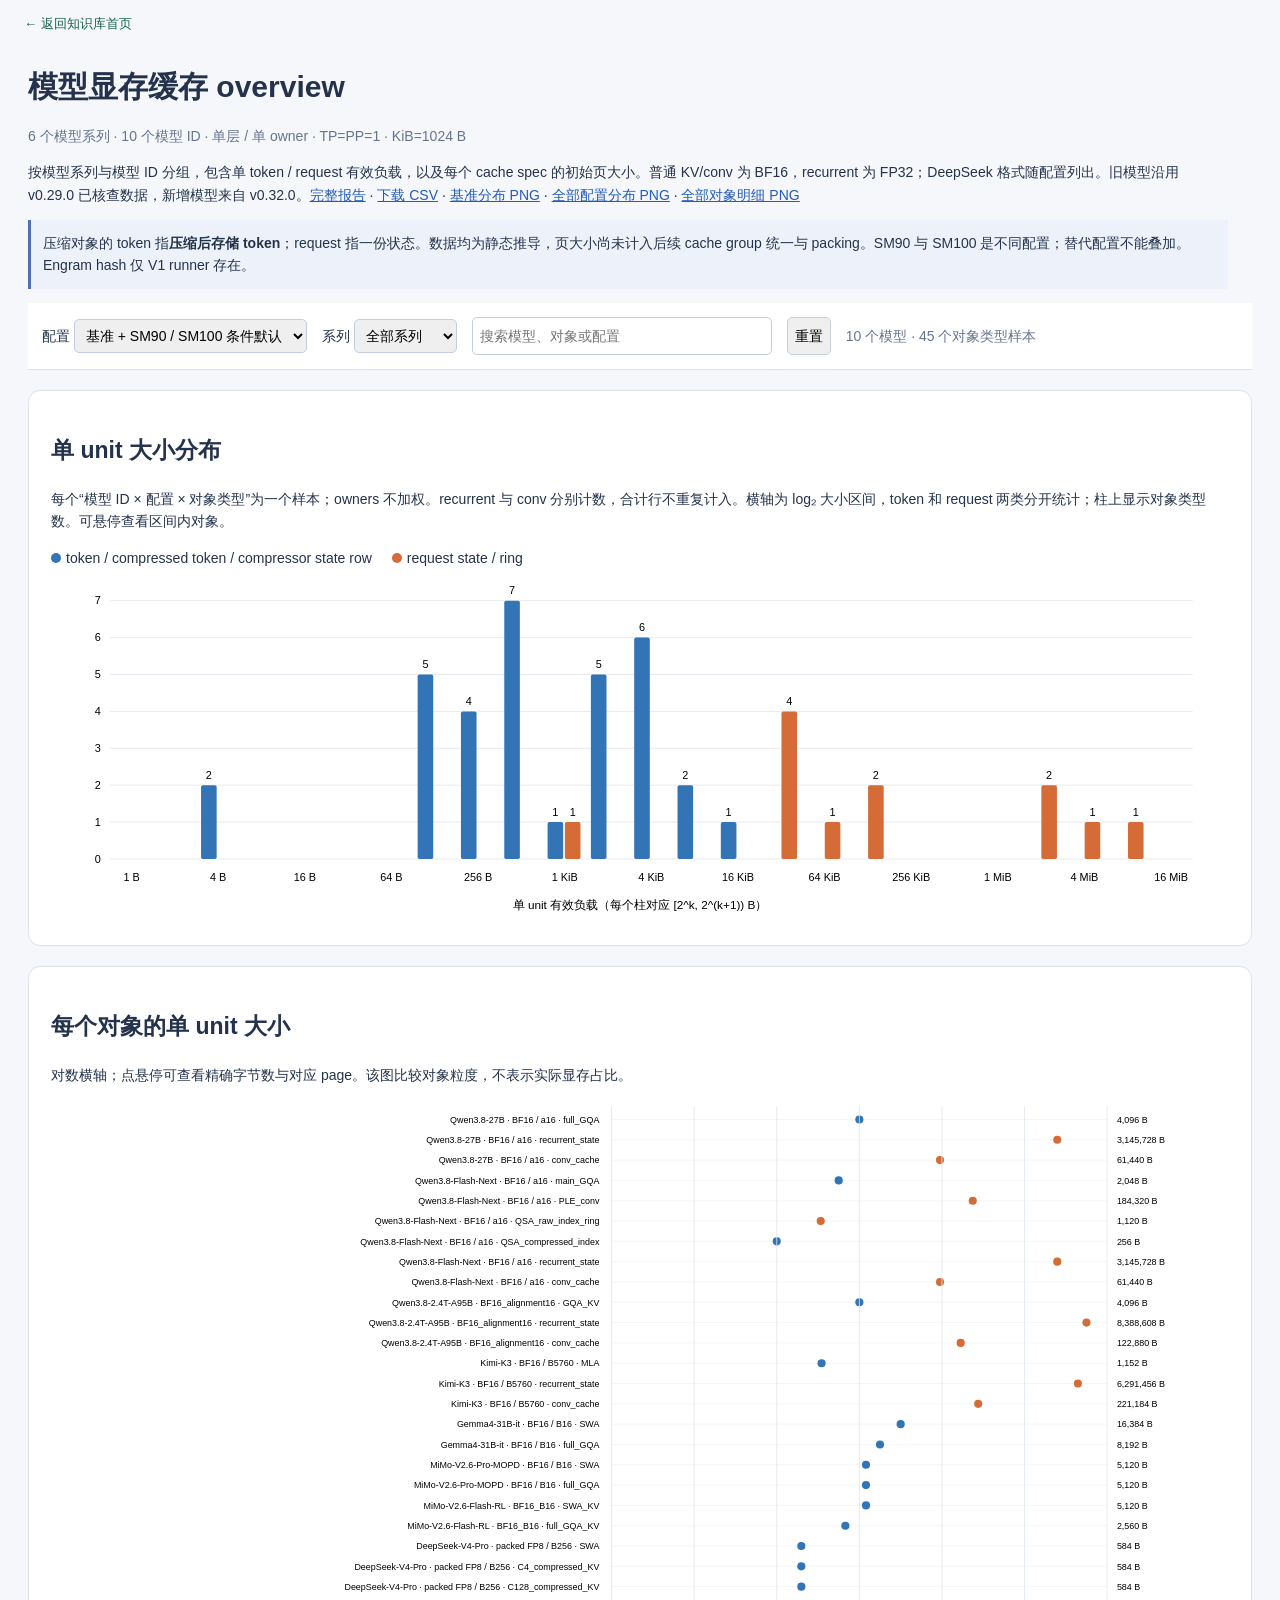
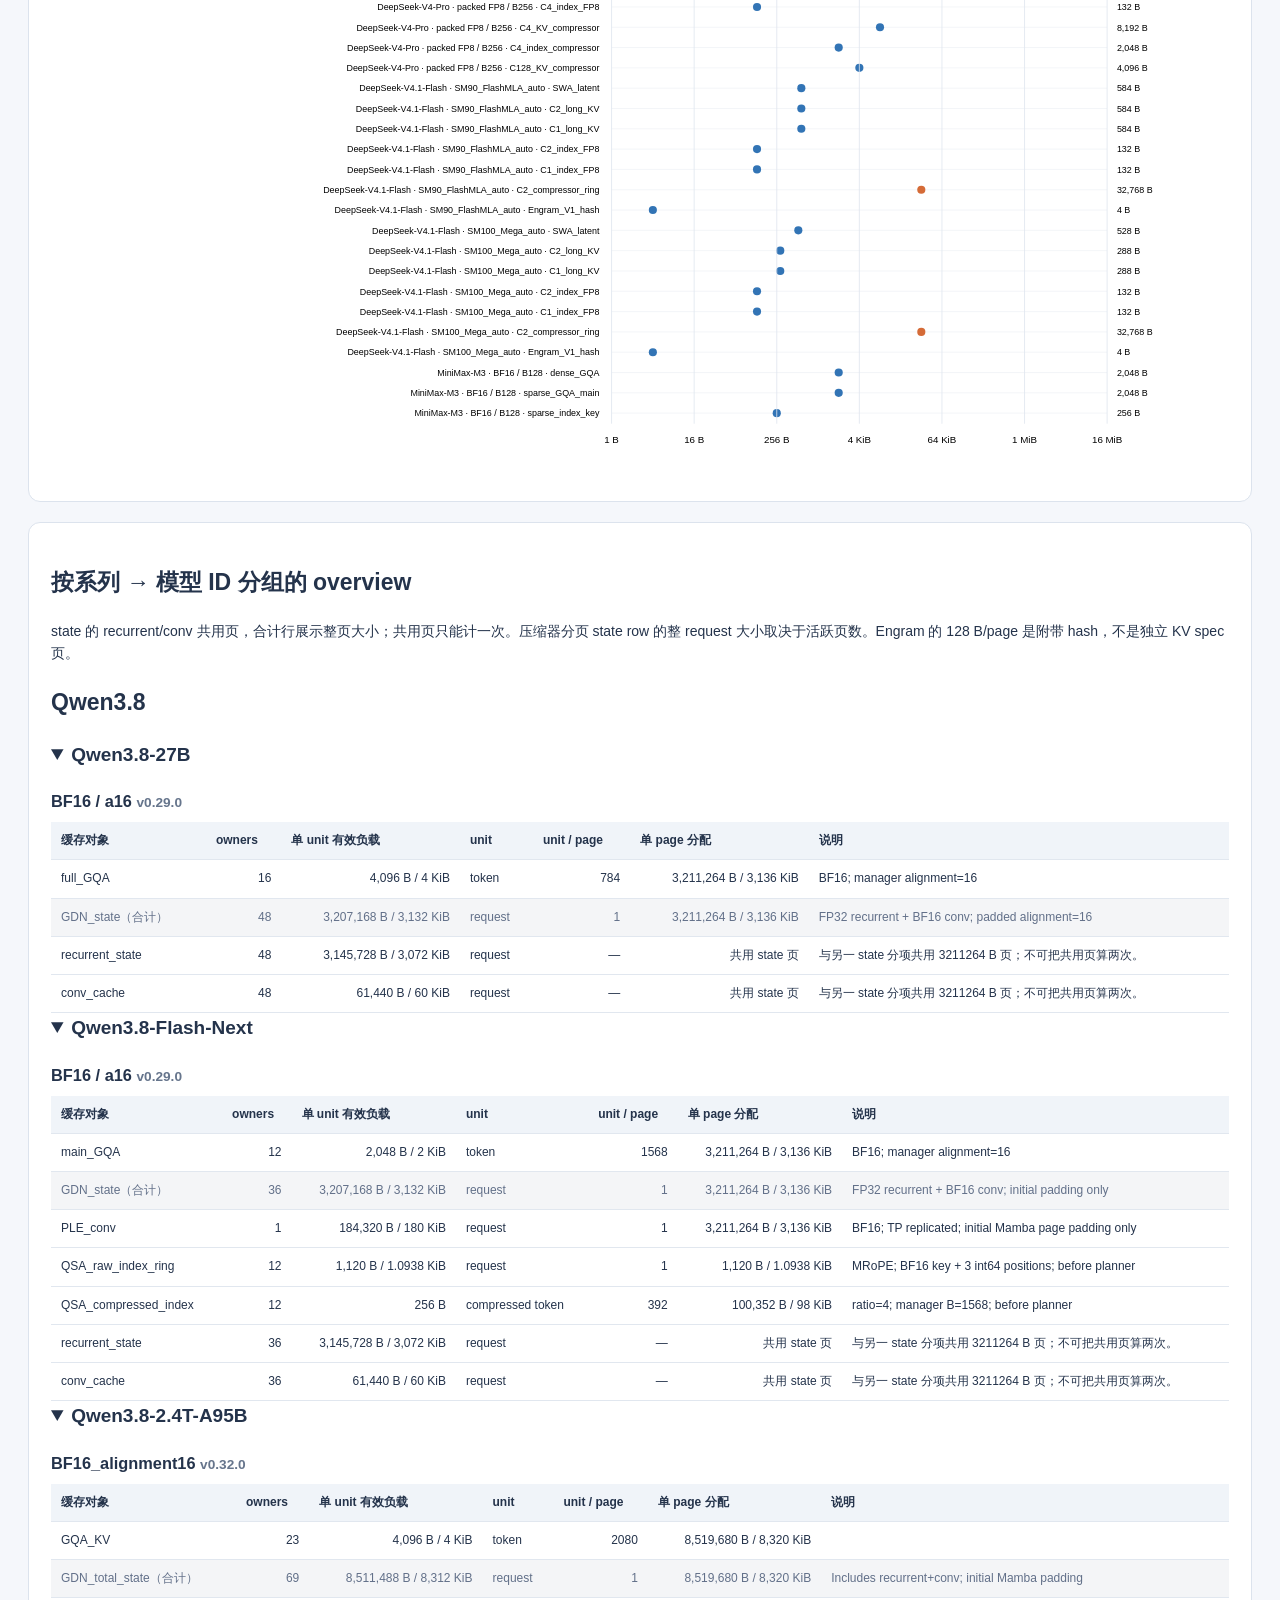
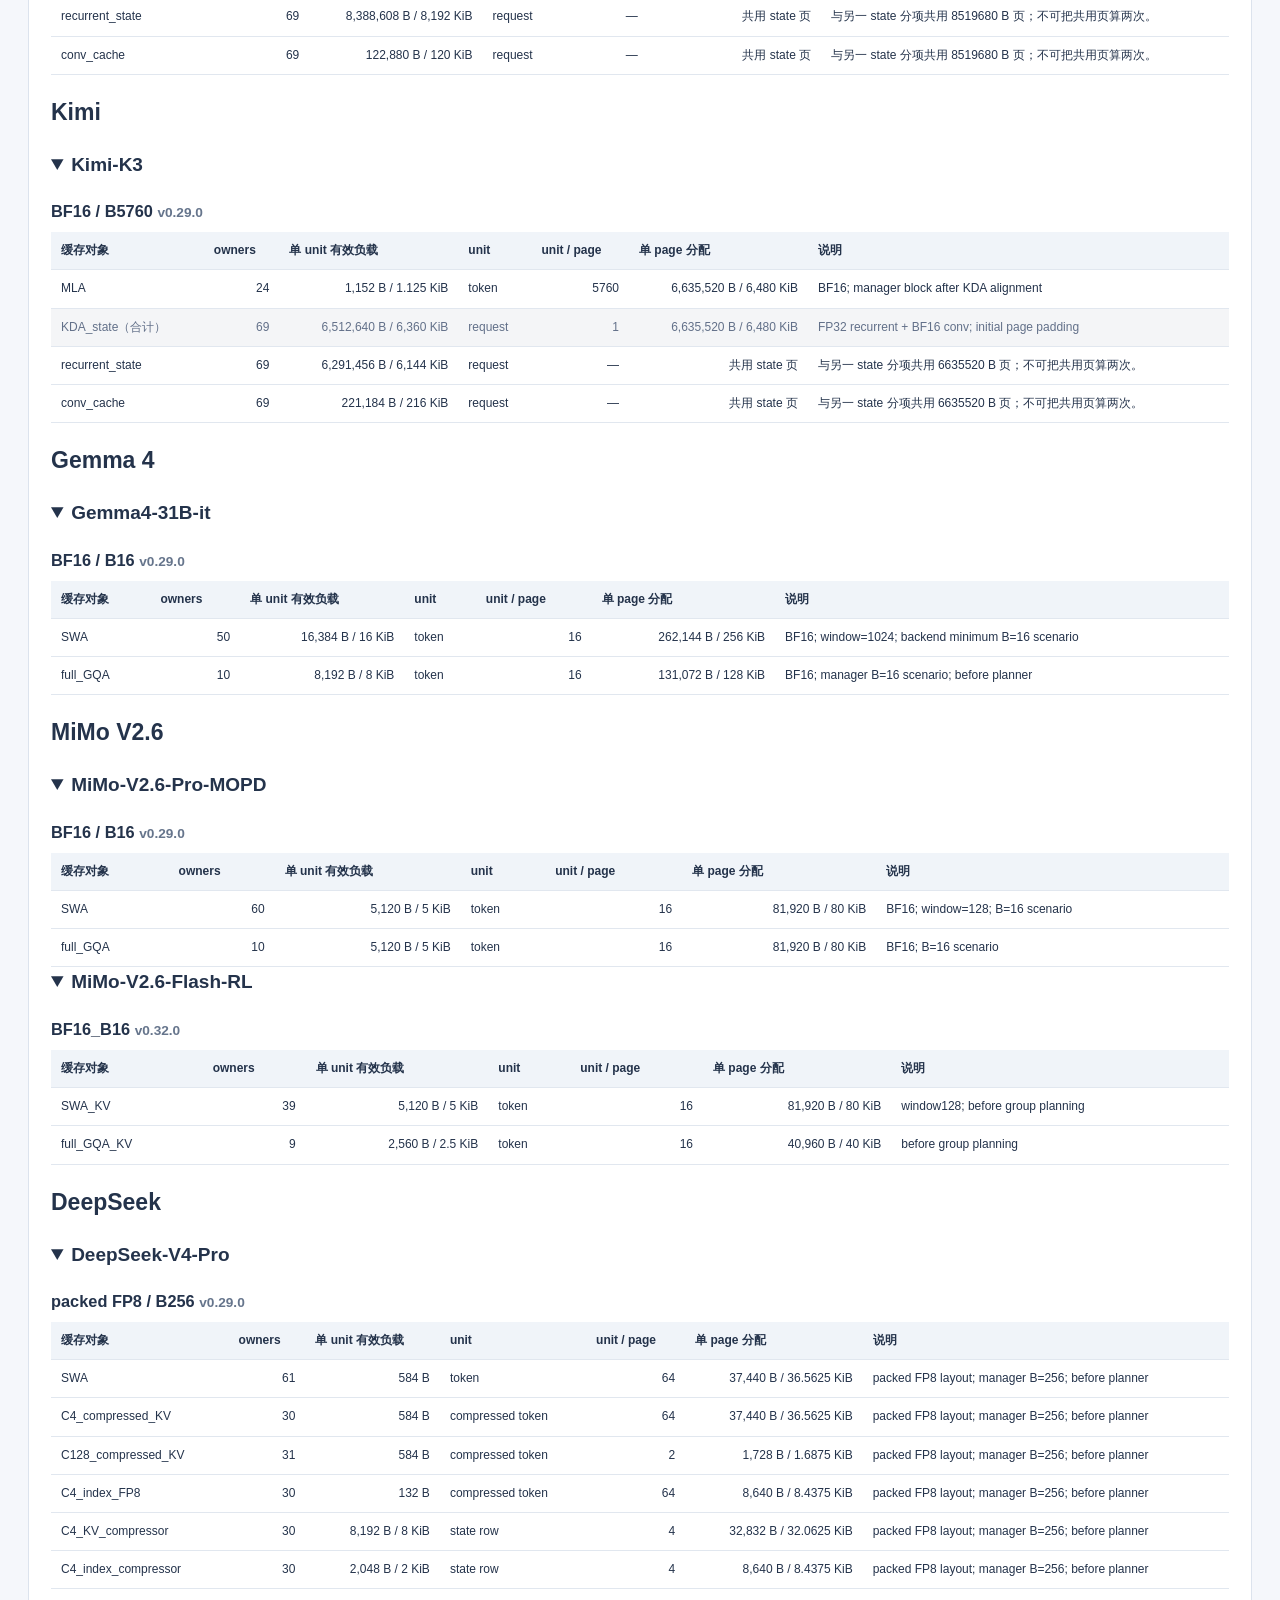
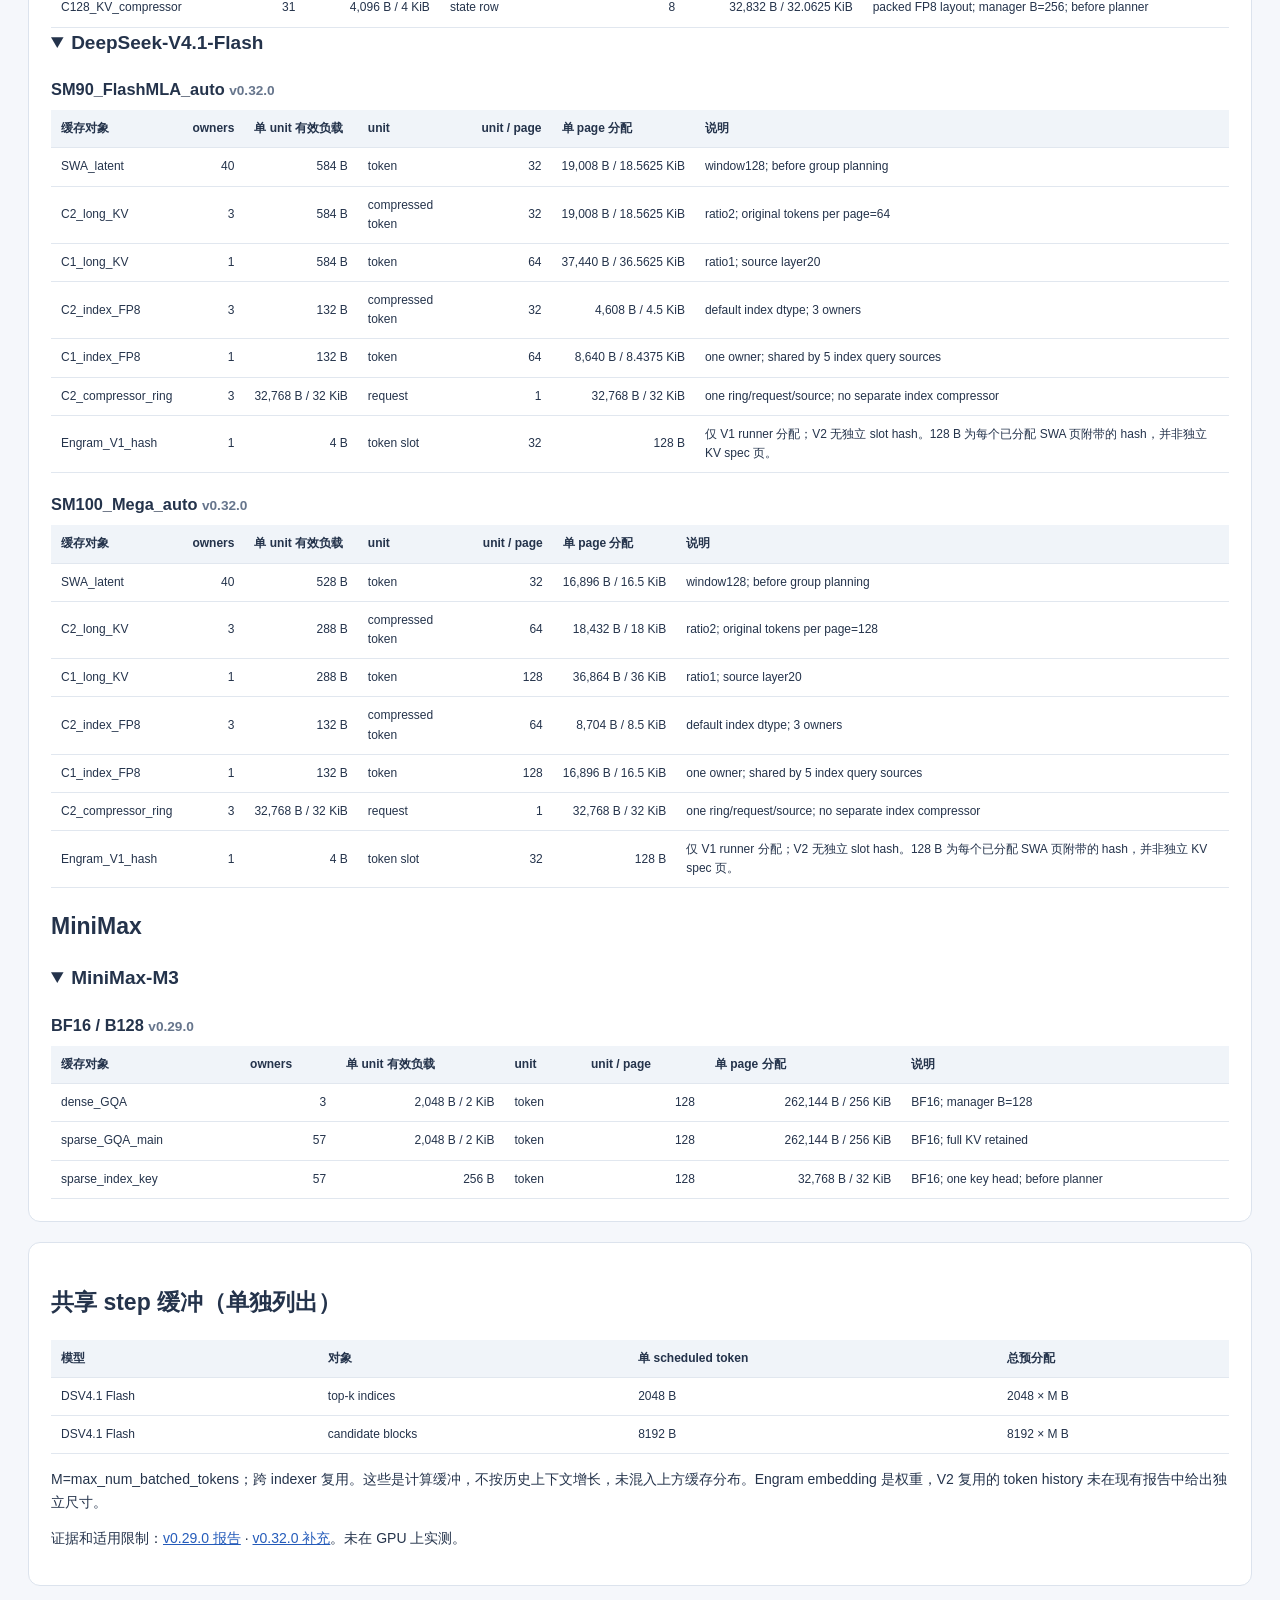
<file: docs/cache_size_overview.html>
<!doctype html><html lang="zh-CN"><meta charset="utf-8"><meta name="viewport" content="width=device-width, initial-scale=1"><title>vLLM 模型缓存 overview</title>
<style>
*{box-sizing:border-box}body{font:14px/1.6 'Segoe UI','Microsoft YaHei',sans-serif;color:#24334b;background:#f5f7fb;margin:0}main{max-width:1600px;margin:auto;padding:28px}h1{font-size:30px;margin:0}h2{font-size:23px}h3{margin:18px 0 8px}p{max-width:1200px}.muted{color:#66758c}.card{background:white;border:1px solid #dce3ed;border-radius:12px;padding:22px;margin:20px 0;overflow:auto}.controls{display:flex;gap:15px;flex-wrap:wrap;align-items:center;position:sticky;top:0;z-index:2;background:#fff;padding:14px;border-bottom:1px solid #dce3ed}input,select,button{font:inherit;padding:7px;border:1px solid #c4cddd;border-radius:5px}input[type=search]{min-width:300px}summary{font-size:19px;font-weight:650;cursor:pointer}table{border-collapse:collapse;width:100%;font-size:12px}th,td{text-align:left;padding:9px 10px;border-bottom:1px solid #e1e7ef}th{background:#f0f4f9;white-space:nowrap}td.num{text-align:right;white-space:nowrap;font-variant-numeric:tabular-nums}.total{background:#f4f5f7;color:#627089}a{color:#245bba}svg{width:100%;min-width:850px;display:block}.legend span{display:inline-block;margin-right:20px}.dot{display:inline-block;width:10px;height:10px;border-radius:50%;margin-right:5px}.note{padding:12px;border-left:3px solid #4c70ba;background:#edf2fa}#tooltip{position:fixed;display:none;z-index:9;max-width:480px;padding:12px;background:#142235;color:white;border-radius:6px;pointer-events:none;font-size:13px}button{cursor:pointer}
</style>
<style>.knowledge-home-link{display:block;max-width:1280px;margin:0 auto;padding:14px 24px 0;color:#17634d;font:13px/1.6 "Segoe UI","Microsoft YaHei",sans-serif;text-decoration:none}.knowledge-home-link:hover{text-decoration:underline}.knowledge-home-link:focus-visible{outline:3px solid #d8924c;outline-offset:3px}@media print{.knowledge-home-link{display:none}}</style>

<a class="knowledge-home-link" href="index.html">← 返回知识库首页</a>
<main><h1>模型显存缓存 overview</h1><p class="muted">6 个模型系列 · 10 个模型 ID · 单层 / 单 owner · TP=PP=1 · KiB=1024 B</p>
<p>按模型系列与模型 ID 分组，包含单 token / request 有效负载，以及每个 cache spec 的初始页大小。普通 KV/conv 为 BF16，recurrent 为 FP32；DeepSeek 格式随配置列出。旧模型沿用 v0.29.0 已核查数据，新增模型来自 v0.32.0。<a href="../../cache_overview/overview.md">完整报告</a> · <a href="../../cache_overview/objects.csv">下载 CSV</a> · <a href="../../cache_overview/unit_distribution.png">基准分布 PNG</a> · <a href="../../cache_overview/unit_distribution_all.png">全部配置分布 PNG</a> · <a href="../../cache_overview/unit_objects_all.png">全部对象明细 PNG</a></p>
<p class="note">压缩对象的 token 指<strong>压缩后存储 token</strong>；request 指一份状态。数据均为静态推导，页大小尚未计入后续 cache group 统一与 packing。SM90 与 SM100 是不同配置；替代配置不能叠加。Engram hash 仅 V1 runner 存在。</p>
<div class="controls"><label>配置 <select id="mode"><option value="baseline">基准 + SM90 / SM100 条件默认</option><option value="all">全部配置（包含替代布局）</option></select></label><label>系列 <select id="family"><option value="all">全部系列</option></select></label><input id="query" type="search" placeholder="搜索模型、对象或配置"><button id="reset">重置</button><span id="count" class="muted"></span></div>
<section class="card"><h2>单 unit 大小分布</h2><p>每个“模型 ID × 配置 × 对象类型”为一个样本；owners 不加权。recurrent 与 conv 分别计数，合计行不重复计入。横轴为 log₂ 大小区间，token 和 request 两类分开统计；柱上显示对象类型数。可悬停查看区间内对象。</p><div class="legend"><span><i class="dot" style="background:#3274b5"></i>token / compressed token / compressor state row</span><span><i class="dot" style="background:#d56b37"></i>request state / ring</span></div><div id="hist"></div></section>
<section class="card"><h2>每个对象的单 unit 大小</h2><p>对数横轴；点悬停可查看精确字节数与对应 page。该图比较对象粒度，不表示实际显存占比。</p><div id="points"></div></section>
<section class="card"><h2>按系列 → 模型 ID 分组的 overview</h2><p>state 的 recurrent/conv 共用页，合计行展示整页大小；共用页只能计一次。压缩器分页 state row 的整 request 大小取决于活跃页数。Engram 的 128 B/page 是附带 hash，不是独立 KV spec 页。</p><div id="tables"></div></section>
<section class="card"><h2>共享 step 缓冲（单独列出）</h2><table><tr><th>模型</th><th>对象</th><th>单 scheduled token</th><th>总预分配</th></tr><tr><td>DSV4.1 Flash</td><td>top-k indices</td><td>2048 B</td><td>2048 × M B</td></tr><tr><td>DSV4.1 Flash</td><td>candidate blocks</td><td>8192 B</td><td>8192 × M B</td></tr></table><p>M=max_num_batched_tokens；跨 indexer 复用。这些是计算缓冲，不按历史上下文增长，未混入上方缓存分布。Engram embedding 是权重，V2 复用的 token history 未在现有报告中给出独立尺寸。</p><p>证据和适用限制：<a href="../../vllm_cache_sizes_v0.29.0.md">v0.29.0 报告</a> · <a href="../../vllm_cache_sizes_v0.32.0_supplement.md">v0.32.0 补充</a>。未在 GPU 上实测。</p></section></main><div id="tooltip"></div>
<script>
const data=[{"family":"Qwen3.8","source":"0.29.0","scenario":"BF16 / a16","baseline":true,"category":"token","ratio":1,"summary":false,"page_rows":784,"payload":3211264,"page":3211264,"notes":"BF16; manager alignment=16","model":"Qwen3.8-27B","object":"full_GQA","owners":16,"unit_bytes":4096,"unit_label":"token","id":1,"original_token_equivalent_bytes":4096},{"family":"Qwen3.8","source":"0.29.0","scenario":"BF16 / a16","baseline":true,"category":"request","ratio":1,"summary":true,"page_rows":1,"payload":3207168,"page":3211264,"notes":"FP32 recurrent + BF16 conv; padded alignment=16","model":"Qwen3.8-27B","object":"GDN_state","owners":48,"unit_bytes":3207168,"unit_label":"request","id":2,"original_token_equivalent_bytes":null},{"family":"Qwen3.8","source":"0.29.0","scenario":"BF16 / a16","baseline":true,"category":"request","ratio":1,"summary":false,"page_rows":null,"payload":3145728,"page":null,"notes":"与另一 state 分项共用 3211264 B 页；不可把共用页算两次。","model":"Qwen3.8-27B","object":"recurrent_state","owners":48,"unit_bytes":3145728,"unit_label":"request","id":3,"original_token_equivalent_bytes":null},{"family":"Qwen3.8","source":"0.29.0","scenario":"BF16 / a16","baseline":true,"category":"request","ratio":1,"summary":false,"page_rows":null,"payload":61440,"page":null,"notes":"与另一 state 分项共用 3211264 B 页；不可把共用页算两次。","model":"Qwen3.8-27B","object":"conv_cache","owners":48,"unit_bytes":61440,"unit_label":"request","id":4,"original_token_equivalent_bytes":null},{"family":"Qwen3.8","source":"0.29.0","scenario":"BF16 / a128","baseline":false,"category":"token","ratio":1,"summary":false,"page_rows":896,"payload":3670016,"page":3670016,"notes":"BF16; manager alignment=16","model":"Qwen3.8-27B","object":"full_GQA","owners":16,"unit_bytes":4096,"unit_label":"token","id":5,"original_token_equivalent_bytes":4096},{"family":"Qwen3.8","source":"0.29.0","scenario":"BF16 / a128","baseline":false,"category":"request","ratio":1,"summary":true,"page_rows":1,"payload":3207168,"page":3670016,"notes":"FP32 recurrent + BF16 conv; padded alignment=16","model":"Qwen3.8-27B","object":"GDN_state","owners":48,"unit_bytes":3207168,"unit_label":"request","id":6,"original_token_equivalent_bytes":null},{"family":"Qwen3.8","source":"0.29.0","scenario":"BF16 / a128","baseline":false,"category":"request","ratio":1,"summary":false,"page_rows":null,"payload":3145728,"page":null,"notes":"与另一 state 分项共用 3670016 B 页。","model":"Qwen3.8-27B","object":"recurrent_state","owners":48,"unit_bytes":3145728,"unit_label":"request","id":7,"original_token_equivalent_bytes":null},{"family":"Qwen3.8","source":"0.29.0","scenario":"BF16 / a128","baseline":false,"category":"request","ratio":1,"summary":false,"page_rows":null,"payload":61440,"page":null,"notes":"与另一 state 分项共用 3670016 B 页。","model":"Qwen3.8-27B","object":"conv_cache","owners":48,"unit_bytes":61440,"unit_label":"request","id":8,"original_token_equivalent_bytes":null},{"family":"Qwen3.8","source":"0.29.0","scenario":"BF16 / a16","baseline":true,"category":"token","ratio":1,"summary":false,"page_rows":1568,"payload":3211264,"page":3211264,"notes":"BF16; manager alignment=16","model":"Qwen3.8-Flash-Next","object":"main_GQA","owners":12,"unit_bytes":2048,"unit_label":"token","id":9,"original_token_equivalent_bytes":2048},{"family":"Qwen3.8","source":"0.29.0","scenario":"BF16 / a16","baseline":true,"category":"request","ratio":1,"summary":true,"page_rows":1,"payload":3207168,"page":3211264,"notes":"FP32 recurrent + BF16 conv; initial padding only","model":"Qwen3.8-Flash-Next","object":"GDN_state","owners":36,"unit_bytes":3207168,"unit_label":"request","id":10,"original_token_equivalent_bytes":null},{"family":"Qwen3.8","source":"0.29.0","scenario":"BF16 / a16","baseline":true,"category":"request","ratio":1,"summary":false,"page_rows":1,"payload":184320,"page":3211264,"notes":"BF16; TP replicated; initial Mamba page padding only","model":"Qwen3.8-Flash-Next","object":"PLE_conv","owners":1,"unit_bytes":184320,"unit_label":"request","id":11,"original_token_equivalent_bytes":null},{"family":"Qwen3.8","source":"0.29.0","scenario":"BF16 / a16","baseline":true,"category":"request","ratio":1,"summary":false,"page_rows":1,"payload":1120,"page":1120,"notes":"MRoPE; BF16 key + 3 int64 positions; before planner","model":"Qwen3.8-Flash-Next","object":"QSA_raw_index_ring","owners":12,"unit_bytes":1120,"unit_label":"request","id":12,"original_token_equivalent_bytes":null},{"family":"Qwen3.8","source":"0.29.0","scenario":"BF16 / a16","baseline":true,"category":"token","ratio":4,"summary":false,"page_rows":392,"payload":100352,"page":100352,"notes":"ratio=4; manager B=1568; before planner","model":"Qwen3.8-Flash-Next","object":"QSA_compressed_index","owners":12,"unit_bytes":256,"unit_label":"compressed token","id":13,"original_token_equivalent_bytes":64},{"family":"Qwen3.8","source":"0.29.0","scenario":"BF16 / a16","baseline":true,"category":"request","ratio":1,"summary":false,"page_rows":null,"payload":3145728,"page":null,"notes":"与另一 state 分项共用 3211264 B 页；不可把共用页算两次。","model":"Qwen3.8-Flash-Next","object":"recurrent_state","owners":36,"unit_bytes":3145728,"unit_label":"request","id":14,"original_token_equivalent_bytes":null},{"family":"Qwen3.8","source":"0.29.0","scenario":"BF16 / a16","baseline":true,"category":"request","ratio":1,"summary":false,"page_rows":null,"payload":61440,"page":null,"notes":"与另一 state 分项共用 3211264 B 页；不可把共用页算两次。","model":"Qwen3.8-Flash-Next","object":"conv_cache","owners":36,"unit_bytes":61440,"unit_label":"request","id":15,"original_token_equivalent_bytes":null},{"family":"Qwen3.8","source":"0.29.0","scenario":"BF16 / a128","baseline":false,"category":"token","ratio":1,"summary":false,"page_rows":1664,"payload":3407872,"page":3407872,"notes":"BF16; manager alignment=16","model":"Qwen3.8-Flash-Next","object":"main_GQA","owners":12,"unit_bytes":2048,"unit_label":"token","id":16,"original_token_equivalent_bytes":2048},{"family":"Qwen3.8","source":"0.29.0","scenario":"BF16 / a128","baseline":false,"category":"request","ratio":1,"summary":true,"page_rows":1,"payload":3207168,"page":3407872,"notes":"FP32 recurrent + BF16 conv; initial padding only","model":"Qwen3.8-Flash-Next","object":"GDN_state","owners":36,"unit_bytes":3207168,"unit_label":"request","id":17,"original_token_equivalent_bytes":null},{"family":"Qwen3.8","source":"0.29.0","scenario":"BF16 / a128","baseline":false,"category":"request","ratio":1,"summary":false,"page_rows":1,"payload":184320,"page":3407872,"notes":"BF16; TP replicated; initial Mamba page padding only","model":"Qwen3.8-Flash-Next","object":"PLE_conv","owners":1,"unit_bytes":184320,"unit_label":"request","id":18,"original_token_equivalent_bytes":null},{"family":"Qwen3.8","source":"0.29.0","scenario":"BF16 / a128","baseline":false,"category":"request","ratio":1,"summary":false,"page_rows":1,"payload":1120,"page":1120,"notes":"MRoPE; BF16 key + 3 int64 positions; before planner","model":"Qwen3.8-Flash-Next","object":"QSA_raw_index_ring","owners":12,"unit_bytes":1120,"unit_label":"request","id":19,"original_token_equivalent_bytes":null},{"family":"Qwen3.8","source":"0.29.0","scenario":"BF16 / a128","baseline":false,"category":"token","ratio":4,"summary":false,"page_rows":416,"payload":106496,"page":106496,"notes":"ratio=4; manager B=1568; before planner","model":"Qwen3.8-Flash-Next","object":"QSA_compressed_index","owners":12,"unit_bytes":256,"unit_label":"compressed token","id":20,"original_token_equivalent_bytes":64},{"family":"Qwen3.8","source":"0.29.0","scenario":"BF16 / a128","baseline":false,"category":"request","ratio":1,"summary":false,"page_rows":null,"payload":3145728,"page":null,"notes":"与另一 state 分项共用 3407872 B 页。","model":"Qwen3.8-Flash-Next","object":"recurrent_state","owners":36,"unit_bytes":3145728,"unit_label":"request","id":21,"original_token_equivalent_bytes":null},{"family":"Qwen3.8","source":"0.29.0","scenario":"BF16 / a128","baseline":false,"category":"request","ratio":1,"summary":false,"page_rows":null,"payload":61440,"page":null,"notes":"与另一 state 分项共用 3407872 B 页。","model":"Qwen3.8-Flash-Next","object":"conv_cache","owners":36,"unit_bytes":61440,"unit_label":"request","id":22,"original_token_equivalent_bytes":null},{"family":"Qwen3.8","source":"0.32.0","scenario":"BF16_alignment16","baseline":true,"category":"token","ratio":1,"summary":false,"page_rows":2080,"payload":8519680,"page":8519680,"notes":"","model":"Qwen3.8-2.4T-A95B","object":"GQA_KV","owners":23,"unit_bytes":4096,"unit_label":"token","id":23,"original_token_equivalent_bytes":4096},{"family":"Qwen3.8","source":"0.32.0","scenario":"BF16_alignment16","baseline":true,"category":"request","ratio":1,"summary":true,"page_rows":1,"payload":8511488,"page":8519680,"notes":"Includes recurrent+conv; initial Mamba padding","model":"Qwen3.8-2.4T-A95B","object":"GDN_total_state","owners":69,"unit_bytes":8511488,"unit_label":"request","id":24,"original_token_equivalent_bytes":null},{"family":"Qwen3.8","source":"0.32.0","scenario":"BF16_alignment16","baseline":true,"category":"request","ratio":1,"summary":false,"page_rows":null,"payload":8388608,"page":null,"notes":"与另一 state 分项共用 8519680 B 页；不可把共用页算两次。","model":"Qwen3.8-2.4T-A95B","object":"recurrent_state","owners":69,"unit_bytes":8388608,"unit_label":"request","id":25,"original_token_equivalent_bytes":null},{"family":"Qwen3.8","source":"0.32.0","scenario":"BF16_alignment16","baseline":true,"category":"request","ratio":1,"summary":false,"page_rows":null,"payload":122880,"page":null,"notes":"与另一 state 分项共用 8519680 B 页；不可把共用页算两次。","model":"Qwen3.8-2.4T-A95B","object":"conv_cache","owners":69,"unit_bytes":122880,"unit_label":"request","id":26,"original_token_equivalent_bytes":null},{"family":"Qwen3.8","source":"0.32.0","scenario":"BF16_alignment128","baseline":false,"category":"token","ratio":1,"summary":false,"page_rows":2176,"payload":8912896,"page":8912896,"notes":"","model":"Qwen3.8-2.4T-A95B","object":"GQA_KV","owners":23,"unit_bytes":4096,"unit_label":"token","id":27,"original_token_equivalent_bytes":4096},{"family":"Qwen3.8","source":"0.32.0","scenario":"BF16_alignment128","baseline":false,"category":"request","ratio":1,"summary":true,"page_rows":1,"payload":8511488,"page":8912896,"notes":"Includes recurrent+conv; initial Mamba padding","model":"Qwen3.8-2.4T-A95B","object":"GDN_total_state","owners":69,"unit_bytes":8511488,"unit_label":"request","id":28,"original_token_equivalent_bytes":null},{"family":"Qwen3.8","source":"0.32.0","scenario":"BF16_alignment128","baseline":false,"category":"request","ratio":1,"summary":false,"page_rows":null,"payload":8388608,"page":null,"notes":"与另一 state 分项共用 8912896 B 页；不可把共用页算两次。","model":"Qwen3.8-2.4T-A95B","object":"recurrent_state","owners":69,"unit_bytes":8388608,"unit_label":"request","id":29,"original_token_equivalent_bytes":null},{"family":"Qwen3.8","source":"0.32.0","scenario":"BF16_alignment128","baseline":false,"category":"request","ratio":1,"summary":false,"page_rows":null,"payload":122880,"page":null,"notes":"与另一 state 分项共用 8912896 B 页；不可把共用页算两次。","model":"Qwen3.8-2.4T-A95B","object":"conv_cache","owners":69,"unit_bytes":122880,"unit_label":"request","id":30,"original_token_equivalent_bytes":null},{"family":"Kimi","source":"0.29.0","scenario":"BF16 / B5760","baseline":true,"category":"token","ratio":1,"summary":false,"page_rows":5760,"payload":6635520,"page":6635520,"notes":"BF16; manager block after KDA alignment","model":"Kimi-K3","object":"MLA","owners":24,"unit_bytes":1152,"unit_label":"token","id":31,"original_token_equivalent_bytes":1152},{"family":"Kimi","source":"0.29.0","scenario":"BF16 / B5760","baseline":true,"category":"request","ratio":1,"summary":true,"page_rows":1,"payload":6512640,"page":6635520,"notes":"FP32 recurrent + BF16 conv; initial page padding","model":"Kimi-K3","object":"KDA_state","owners":69,"unit_bytes":6512640,"unit_label":"request","id":32,"original_token_equivalent_bytes":null},{"family":"Kimi","source":"0.29.0","scenario":"BF16 / B5760","baseline":true,"category":"request","ratio":1,"summary":false,"page_rows":null,"payload":6291456,"page":null,"notes":"与另一 state 分项共用 6635520 B 页；不可把共用页算两次。","model":"Kimi-K3","object":"recurrent_state","owners":69,"unit_bytes":6291456,"unit_label":"request","id":33,"original_token_equivalent_bytes":null},{"family":"Kimi","source":"0.29.0","scenario":"BF16 / B5760","baseline":true,"category":"request","ratio":1,"summary":false,"page_rows":null,"payload":221184,"page":null,"notes":"与另一 state 分项共用 6635520 B 页；不可把共用页算两次。","model":"Kimi-K3","object":"conv_cache","owners":69,"unit_bytes":221184,"unit_label":"request","id":34,"original_token_equivalent_bytes":null},{"family":"Gemma 4","source":"0.29.0","scenario":"BF16 / B16","baseline":true,"category":"token","ratio":1,"summary":false,"page_rows":16,"payload":262144,"page":262144,"notes":"BF16; window=1024; backend minimum B=16 scenario","model":"Gemma4-31B-it","object":"SWA","owners":50,"unit_bytes":16384,"unit_label":"token","id":35,"original_token_equivalent_bytes":16384},{"family":"Gemma 4","source":"0.29.0","scenario":"BF16 / B16","baseline":true,"category":"token","ratio":1,"summary":false,"page_rows":16,"payload":131072,"page":131072,"notes":"BF16; manager B=16 scenario; before planner","model":"Gemma4-31B-it","object":"full_GQA","owners":10,"unit_bytes":8192,"unit_label":"token","id":36,"original_token_equivalent_bytes":8192},{"family":"Gemma 4","source":"0.29.0","scenario":"BF16 / B128","baseline":false,"category":"token","ratio":1,"summary":false,"page_rows":128,"payload":2097152,"page":2097152,"notes":"后端 B128 条件场景；不是所有 GPU 的统一默认。","model":"Gemma4-31B-it","object":"SWA","owners":50,"unit_bytes":16384,"unit_label":"token","id":37,"original_token_equivalent_bytes":16384},{"family":"Gemma 4","source":"0.29.0","scenario":"BF16 / B128","baseline":false,"category":"token","ratio":1,"summary":false,"page_rows":128,"payload":1048576,"page":1048576,"notes":"后端 B128 条件场景；不是所有 GPU 的统一默认。","model":"Gemma4-31B-it","object":"full_GQA","owners":10,"unit_bytes":8192,"unit_label":"token","id":38,"original_token_equivalent_bytes":8192},{"family":"MiMo V2.6","source":"0.29.0","scenario":"BF16 / B16","baseline":true,"category":"token","ratio":1,"summary":false,"page_rows":16,"payload":81920,"page":81920,"notes":"BF16; window=128; B=16 scenario","model":"MiMo-V2.6-Pro-MOPD","object":"SWA","owners":60,"unit_bytes":5120,"unit_label":"token","id":39,"original_token_equivalent_bytes":5120},{"family":"MiMo V2.6","source":"0.29.0","scenario":"BF16 / B16","baseline":true,"category":"token","ratio":1,"summary":false,"page_rows":16,"payload":81920,"page":81920,"notes":"BF16; B=16 scenario","model":"MiMo-V2.6-Pro-MOPD","object":"full_GQA","owners":10,"unit_bytes":5120,"unit_label":"token","id":40,"original_token_equivalent_bytes":5120},{"family":"MiMo V2.6","source":"0.32.0","scenario":"BF16_B16","baseline":true,"category":"token","ratio":1,"summary":false,"page_rows":16,"payload":81920,"page":81920,"notes":"window128; before group planning","model":"MiMo-V2.6-Flash-RL","object":"SWA_KV","owners":39,"unit_bytes":5120,"unit_label":"token","id":41,"original_token_equivalent_bytes":5120},{"family":"MiMo V2.6","source":"0.32.0","scenario":"BF16_B16","baseline":true,"category":"token","ratio":1,"summary":false,"page_rows":16,"payload":40960,"page":40960,"notes":"before group planning","model":"MiMo-V2.6-Flash-RL","object":"full_GQA_KV","owners":9,"unit_bytes":2560,"unit_label":"token","id":42,"original_token_equivalent_bytes":2560},{"family":"DeepSeek","source":"0.29.0","scenario":"packed FP8 / B256","baseline":true,"category":"token","ratio":1,"summary":false,"page_rows":64,"payload":37376,"page":37440,"notes":"packed FP8 layout; manager B=256; before planner","model":"DeepSeek-V4-Pro","object":"SWA","owners":61,"unit_bytes":584,"unit_label":"token","id":43,"original_token_equivalent_bytes":584},{"family":"DeepSeek","source":"0.29.0","scenario":"packed FP8 / B256","baseline":true,"category":"token","ratio":4,"summary":false,"page_rows":64,"payload":37376,"page":37440,"notes":"packed FP8 layout; manager B=256; before planner","model":"DeepSeek-V4-Pro","object":"C4_compressed_KV","owners":30,"unit_bytes":584,"unit_label":"compressed token","id":44,"original_token_equivalent_bytes":146},{"family":"DeepSeek","source":"0.29.0","scenario":"packed FP8 / B256","baseline":true,"category":"token","ratio":128,"summary":false,"page_rows":2,"payload":1168,"page":1728,"notes":"packed FP8 layout; manager B=256; before planner","model":"DeepSeek-V4-Pro","object":"C128_compressed_KV","owners":31,"unit_bytes":584,"unit_label":"compressed token","id":45,"original_token_equivalent_bytes":4.5625},{"family":"DeepSeek","source":"0.29.0","scenario":"packed FP8 / B256","baseline":true,"category":"token","ratio":4,"summary":false,"page_rows":64,"payload":8448,"page":8640,"notes":"packed FP8 layout; manager B=256; before planner","model":"DeepSeek-V4-Pro","object":"C4_index_FP8","owners":30,"unit_bytes":132,"unit_label":"compressed token","id":46,"original_token_equivalent_bytes":33},{"family":"DeepSeek","source":"0.29.0","scenario":"packed FP8 / B256","baseline":true,"category":"token","ratio":1,"summary":false,"page_rows":4,"payload":32768,"page":32832,"notes":"packed FP8 layout; manager B=256; before planner","model":"DeepSeek-V4-Pro","object":"C4_KV_compressor","owners":30,"unit_bytes":8192,"unit_label":"state row","id":47,"original_token_equivalent_bytes":null},{"family":"DeepSeek","source":"0.29.0","scenario":"packed FP8 / B256","baseline":true,"category":"token","ratio":1,"summary":false,"page_rows":4,"payload":8192,"page":8640,"notes":"packed FP8 layout; manager B=256; before planner","model":"DeepSeek-V4-Pro","object":"C4_index_compressor","owners":30,"unit_bytes":2048,"unit_label":"state row","id":48,"original_token_equivalent_bytes":null},{"family":"DeepSeek","source":"0.29.0","scenario":"packed FP8 / B256","baseline":true,"category":"token","ratio":1,"summary":false,"page_rows":8,"payload":32768,"page":32832,"notes":"packed FP8 layout; manager B=256; before planner","model":"DeepSeek-V4-Pro","object":"C128_KV_compressor","owners":31,"unit_bytes":4096,"unit_label":"state row","id":49,"original_token_equivalent_bytes":null},{"family":"DeepSeek","source":"0.29.0","scenario":"packed FP8 / B256","baseline":false,"category":"token","ratio":4,"summary":false,"page_rows":64,"payload":4352,"page":4608,"notes":"可选 index dtype，替代 FP8 index。","model":"DeepSeek-V4-Pro","object":"C4_index_MXFP4","owners":30,"unit_bytes":68,"unit_label":"compressed token","id":50,"original_token_equivalent_bytes":17},{"family":"DeepSeek","source":"0.29.0","scenario":"plain BF16 / B256","baseline":false,"category":"token","ratio":1,"summary":false,"page_rows":64,"payload":65536,"page":65536,"notes":"plain BF16 主 KV；index 仍为 FP8。","model":"DeepSeek-V4-Pro","object":"SWA","owners":61,"unit_bytes":1024,"unit_label":"token","id":51,"original_token_equivalent_bytes":1024},{"family":"DeepSeek","source":"0.29.0","scenario":"plain BF16 / B256","baseline":false,"category":"token","ratio":4,"summary":false,"page_rows":64,"payload":65536,"page":65536,"notes":"plain BF16 主 KV；index 仍为 FP8。","model":"DeepSeek-V4-Pro","object":"C4_compressed_KV","owners":30,"unit_bytes":1024,"unit_label":"compressed token","id":52,"original_token_equivalent_bytes":256},{"family":"DeepSeek","source":"0.29.0","scenario":"plain BF16 / B256","baseline":false,"category":"token","ratio":128,"summary":false,"page_rows":2,"payload":2048,"page":2048,"notes":"plain BF16 主 KV；index 仍为 FP8。","model":"DeepSeek-V4-Pro","object":"C128_compressed_KV","owners":31,"unit_bytes":1024,"unit_label":"compressed token","id":53,"original_token_equivalent_bytes":8},{"family":"DeepSeek","source":"0.29.0","scenario":"plain BF16 / B256","baseline":false,"category":"token","ratio":4,"summary":false,"page_rows":64,"payload":8448,"page":8704,"notes":"plain BF16 主 KV；index 仍为 FP8。","model":"DeepSeek-V4-Pro","object":"C4_index_FP8","owners":30,"unit_bytes":132,"unit_label":"compressed token","id":54,"original_token_equivalent_bytes":33},{"family":"DeepSeek","source":"0.29.0","scenario":"plain BF16 / B256","baseline":false,"category":"token","ratio":1,"summary":false,"page_rows":4,"payload":32768,"page":32768,"notes":"plain BF16 主 KV；index 仍为 FP8。","model":"DeepSeek-V4-Pro","object":"C4_KV_compressor","owners":30,"unit_bytes":8192,"unit_label":"state row","id":55,"original_token_equivalent_bytes":null},{"family":"DeepSeek","source":"0.29.0","scenario":"plain BF16 / B256","baseline":false,"category":"token","ratio":1,"summary":false,"page_rows":4,"payload":8192,"page":8192,"notes":"plain BF16 主 KV；index 仍为 FP8。","model":"DeepSeek-V4-Pro","object":"C4_index_compressor","owners":30,"unit_bytes":2048,"unit_label":"state row","id":56,"original_token_equivalent_bytes":null},{"family":"DeepSeek","source":"0.29.0","scenario":"plain BF16 / B256","baseline":false,"category":"token","ratio":1,"summary":false,"page_rows":8,"payload":32768,"page":32768,"notes":"plain BF16 主 KV；index 仍为 FP8。","model":"DeepSeek-V4-Pro","object":"C128_KV_compressor","owners":31,"unit_bytes":4096,"unit_label":"state row","id":57,"original_token_equivalent_bytes":null},{"family":"DeepSeek","source":"0.29.0","scenario":"plain BF16 / B256","baseline":false,"category":"token","ratio":4,"summary":false,"page_rows":64,"payload":4352,"page":4608,"notes":"可选 index dtype，替代 FP8 index。","model":"DeepSeek-V4-Pro","object":"C4_index_MXFP4","owners":30,"unit_bytes":68,"unit_label":"compressed token","id":58,"original_token_equivalent_bytes":17},{"family":"DeepSeek","source":"0.32.0","scenario":"SM90_FlashMLA_auto","baseline":true,"category":"token","ratio":1,"summary":false,"page_rows":32,"payload":18688,"page":19008,"notes":"window128; before group planning","model":"DeepSeek-V4.1-Flash","object":"SWA_latent","owners":40,"unit_bytes":584,"unit_label":"token","id":59,"original_token_equivalent_bytes":584},{"family":"DeepSeek","source":"0.32.0","scenario":"SM90_FlashMLA_auto","baseline":true,"category":"token","ratio":2,"summary":false,"page_rows":32,"payload":18688,"page":19008,"notes":"ratio2; original tokens per page=64","model":"DeepSeek-V4.1-Flash","object":"C2_long_KV","owners":3,"unit_bytes":584,"unit_label":"compressed token","id":60,"original_token_equivalent_bytes":292},{"family":"DeepSeek","source":"0.32.0","scenario":"SM90_FlashMLA_auto","baseline":true,"category":"token","ratio":1,"summary":false,"page_rows":64,"payload":37376,"page":37440,"notes":"ratio1; source layer20","model":"DeepSeek-V4.1-Flash","object":"C1_long_KV","owners":1,"unit_bytes":584,"unit_label":"token","id":61,"original_token_equivalent_bytes":584},{"family":"DeepSeek","source":"0.32.0","scenario":"SM90_FlashMLA_auto","baseline":true,"category":"token","ratio":2,"summary":false,"page_rows":32,"payload":4224,"page":4608,"notes":"default index dtype; 3 owners","model":"DeepSeek-V4.1-Flash","object":"C2_index_FP8","owners":3,"unit_bytes":132,"unit_label":"compressed token","id":62,"original_token_equivalent_bytes":66},{"family":"DeepSeek","source":"0.32.0","scenario":"SM90_FlashMLA_auto","baseline":true,"category":"token","ratio":1,"summary":false,"page_rows":64,"payload":8448,"page":8640,"notes":"one owner; shared by 5 index query sources","model":"DeepSeek-V4.1-Flash","object":"C1_index_FP8","owners":1,"unit_bytes":132,"unit_label":"token","id":63,"original_token_equivalent_bytes":132},{"family":"DeepSeek","source":"0.32.0","scenario":"SM90_FlashMLA_auto","baseline":true,"category":"request","ratio":1,"summary":false,"page_rows":1,"payload":32768,"page":32768,"notes":"one ring/request/source; no separate index compressor","model":"DeepSeek-V4.1-Flash","object":"C2_compressor_ring","owners":3,"unit_bytes":32768,"unit_label":"request","id":64,"original_token_equivalent_bytes":null},{"family":"DeepSeek","source":"0.32.0","scenario":"SM90_FlashMLA_auto","baseline":true,"category":"token","ratio":1,"summary":false,"page_rows":32,"payload":128,"page":128,"notes":"仅 V1 runner 分配；V2 无独立 slot hash。128 B 为每个已分配 SWA 页附带的 hash，并非独立 KV spec 页。","model":"DeepSeek-V4.1-Flash","object":"Engram_V1_hash","owners":1,"unit_bytes":4,"unit_label":"token slot","id":65,"original_token_equivalent_bytes":4},{"family":"DeepSeek","source":"0.32.0","scenario":"SM100_Mega_auto","baseline":true,"category":"token","ratio":1,"summary":false,"page_rows":32,"payload":16896,"page":16896,"notes":"window128; before group planning","model":"DeepSeek-V4.1-Flash","object":"SWA_latent","owners":40,"unit_bytes":528,"unit_label":"token","id":66,"original_token_equivalent_bytes":528},{"family":"DeepSeek","source":"0.32.0","scenario":"SM100_Mega_auto","baseline":true,"category":"token","ratio":2,"summary":false,"page_rows":64,"payload":18432,"page":18432,"notes":"ratio2; original tokens per page=128","model":"DeepSeek-V4.1-Flash","object":"C2_long_KV","owners":3,"unit_bytes":288,"unit_label":"compressed token","id":67,"original_token_equivalent_bytes":144},{"family":"DeepSeek","source":"0.32.0","scenario":"SM100_Mega_auto","baseline":true,"category":"token","ratio":1,"summary":false,"page_rows":128,"payload":36864,"page":36864,"notes":"ratio1; source layer20","model":"DeepSeek-V4.1-Flash","object":"C1_long_KV","owners":1,"unit_bytes":288,"unit_label":"token","id":68,"original_token_equivalent_bytes":288},{"family":"DeepSeek","source":"0.32.0","scenario":"SM100_Mega_auto","baseline":true,"category":"token","ratio":2,"summary":false,"page_rows":64,"payload":8448,"page":8704,"notes":"default index dtype; 3 owners","model":"DeepSeek-V4.1-Flash","object":"C2_index_FP8","owners":3,"unit_bytes":132,"unit_label":"compressed token","id":69,"original_token_equivalent_bytes":66},{"family":"DeepSeek","source":"0.32.0","scenario":"SM100_Mega_auto","baseline":true,"category":"token","ratio":1,"summary":false,"page_rows":128,"payload":16896,"page":16896,"notes":"one owner; shared by 5 index query sources","model":"DeepSeek-V4.1-Flash","object":"C1_index_FP8","owners":1,"unit_bytes":132,"unit_label":"token","id":70,"original_token_equivalent_bytes":132},{"family":"DeepSeek","source":"0.32.0","scenario":"SM100_Mega_auto","baseline":true,"category":"request","ratio":1,"summary":false,"page_rows":1,"payload":32768,"page":32768,"notes":"one ring/request/source; no separate index compressor","model":"DeepSeek-V4.1-Flash","object":"C2_compressor_ring","owners":3,"unit_bytes":32768,"unit_label":"request","id":71,"original_token_equivalent_bytes":null},{"family":"DeepSeek","source":"0.32.0","scenario":"SM100_Mega_auto","baseline":true,"category":"token","ratio":1,"summary":false,"page_rows":32,"payload":128,"page":128,"notes":"仅 V1 runner 分配；V2 无独立 slot hash。128 B 为每个已分配 SWA 页附带的 hash，并非独立 KV spec 页。","model":"DeepSeek-V4.1-Flash","object":"Engram_V1_hash","owners":1,"unit_bytes":4,"unit_label":"token slot","id":72,"original_token_equivalent_bytes":4},{"family":"DeepSeek","source":"0.32.0","scenario":"SM100_FlashMLA_auto","baseline":false,"category":"token","ratio":1,"summary":false,"page_rows":32,"payload":16896,"page":16896,"notes":"window128; before group planning","model":"DeepSeek-V4.1-Flash","object":"SWA_latent","owners":40,"unit_bytes":528,"unit_label":"token","id":73,"original_token_equivalent_bytes":528},{"family":"DeepSeek","source":"0.32.0","scenario":"SM100_FlashMLA_auto","baseline":false,"category":"token","ratio":2,"summary":false,"page_rows":64,"payload":33792,"page":33792,"notes":"ratio2; original tokens per page=128","model":"DeepSeek-V4.1-Flash","object":"C2_long_KV","owners":3,"unit_bytes":528,"unit_label":"compressed token","id":74,"original_token_equivalent_bytes":264},{"family":"DeepSeek","source":"0.32.0","scenario":"SM100_FlashMLA_auto","baseline":false,"category":"token","ratio":1,"summary":false,"page_rows":128,"payload":67584,"page":67584,"notes":"ratio1; source layer20","model":"DeepSeek-V4.1-Flash","object":"C1_long_KV","owners":1,"unit_bytes":528,"unit_label":"token","id":75,"original_token_equivalent_bytes":528},{"family":"DeepSeek","source":"0.32.0","scenario":"SM100_FlashMLA_auto","baseline":false,"category":"token","ratio":2,"summary":false,"page_rows":64,"payload":8448,"page":8704,"notes":"default index dtype; 3 owners","model":"DeepSeek-V4.1-Flash","object":"C2_index_FP8","owners":3,"unit_bytes":132,"unit_label":"compressed token","id":76,"original_token_equivalent_bytes":66},{"family":"DeepSeek","source":"0.32.0","scenario":"SM100_FlashMLA_auto","baseline":false,"category":"token","ratio":1,"summary":false,"page_rows":128,"payload":16896,"page":16896,"notes":"one owner; shared by 5 index query sources","model":"DeepSeek-V4.1-Flash","object":"C1_index_FP8","owners":1,"unit_bytes":132,"unit_label":"token","id":77,"original_token_equivalent_bytes":132},{"family":"DeepSeek","source":"0.32.0","scenario":"SM100_FlashMLA_auto","baseline":false,"category":"request","ratio":1,"summary":false,"page_rows":1,"payload":32768,"page":32768,"notes":"one ring/request/source; no separate index compressor","model":"DeepSeek-V4.1-Flash","object":"C2_compressor_ring","owners":3,"unit_bytes":32768,"unit_label":"request","id":78,"original_token_equivalent_bytes":null},{"family":"DeepSeek","source":"0.32.0","scenario":"FlashInfer_plain_BF16","baseline":false,"category":"token","ratio":1,"summary":false,"page_rows":32,"payload":32768,"page":32768,"notes":"window128; before group planning","model":"DeepSeek-V4.1-Flash","object":"SWA_latent","owners":40,"unit_bytes":1024,"unit_label":"token","id":79,"original_token_equivalent_bytes":1024},{"family":"DeepSeek","source":"0.32.0","scenario":"FlashInfer_plain_BF16","baseline":false,"category":"token","ratio":2,"summary":false,"page_rows":64,"payload":65536,"page":65536,"notes":"ratio2; original tokens per page=128","model":"DeepSeek-V4.1-Flash","object":"C2_long_KV","owners":3,"unit_bytes":1024,"unit_label":"compressed token","id":80,"original_token_equivalent_bytes":512},{"family":"DeepSeek","source":"0.32.0","scenario":"FlashInfer_plain_BF16","baseline":false,"category":"token","ratio":1,"summary":false,"page_rows":128,"payload":131072,"page":131072,"notes":"ratio1; source layer20","model":"DeepSeek-V4.1-Flash","object":"C1_long_KV","owners":1,"unit_bytes":1024,"unit_label":"token","id":81,"original_token_equivalent_bytes":1024},{"family":"DeepSeek","source":"0.32.0","scenario":"FlashInfer_plain_BF16","baseline":false,"category":"token","ratio":2,"summary":false,"page_rows":64,"payload":8448,"page":8704,"notes":"default index dtype; 3 owners","model":"DeepSeek-V4.1-Flash","object":"C2_index_FP8","owners":3,"unit_bytes":132,"unit_label":"compressed token","id":82,"original_token_equivalent_bytes":66},{"family":"DeepSeek","source":"0.32.0","scenario":"FlashInfer_plain_BF16","baseline":false,"category":"token","ratio":1,"summary":false,"page_rows":128,"payload":16896,"page":16896,"notes":"one owner; shared by 5 index query sources","model":"DeepSeek-V4.1-Flash","object":"C1_index_FP8","owners":1,"unit_bytes":132,"unit_label":"token","id":83,"original_token_equivalent_bytes":132},{"family":"DeepSeek","source":"0.32.0","scenario":"FlashInfer_plain_BF16","baseline":false,"category":"request","ratio":1,"summary":false,"page_rows":1,"payload":32768,"page":32768,"notes":"one ring/request/source; no separate index compressor","model":"DeepSeek-V4.1-Flash","object":"C2_compressor_ring","owners":3,"unit_bytes":32768,"unit_label":"request","id":84,"original_token_equivalent_bytes":null},{"family":"DeepSeek","source":"0.32.0","scenario":"SM100_optional_MXFP4_index","baseline":false,"category":"token","ratio":2,"summary":false,"page_rows":64,"payload":4352,"page":4608,"notes":"alternative to FP8 index","model":"DeepSeek-V4.1-Flash","object":"C2_index_MXFP4","owners":3,"unit_bytes":68,"unit_label":"compressed token","id":85,"original_token_equivalent_bytes":34},{"family":"DeepSeek","source":"0.32.0","scenario":"SM100_optional_MXFP4_index","baseline":false,"category":"token","ratio":1,"summary":false,"page_rows":128,"payload":8704,"page":8704,"notes":"alternative to FP8 index","model":"DeepSeek-V4.1-Flash","object":"C1_index_MXFP4","owners":1,"unit_bytes":68,"unit_label":"token","id":86,"original_token_equivalent_bytes":68},{"family":"MiniMax","source":"0.29.0","scenario":"BF16 / B128","baseline":true,"category":"token","ratio":1,"summary":false,"page_rows":128,"payload":262144,"page":262144,"notes":"BF16; manager B=128","model":"MiniMax-M3","object":"dense_GQA","owners":3,"unit_bytes":2048,"unit_label":"token","id":87,"original_token_equivalent_bytes":2048},{"family":"MiniMax","source":"0.29.0","scenario":"BF16 / B128","baseline":true,"category":"token","ratio":1,"summary":false,"page_rows":128,"payload":262144,"page":262144,"notes":"BF16; full KV retained","model":"MiniMax-M3","object":"sparse_GQA_main","owners":57,"unit_bytes":2048,"unit_label":"token","id":88,"original_token_equivalent_bytes":2048},{"family":"MiniMax","source":"0.29.0","scenario":"BF16 / B128","baseline":true,"category":"token","ratio":1,"summary":false,"page_rows":128,"payload":32768,"page":32768,"notes":"BF16; one key head; before planner","model":"MiniMax-M3","object":"sparse_index_key","owners":57,"unit_bytes":256,"unit_label":"token","id":89,"original_token_equivalent_bytes":256},{"family":"MiniMax","source":"0.29.0","scenario":"BF16 KV / optional FP8 index","baseline":false,"category":"token","ratio":1,"summary":false,"page_rows":128,"payload":16384,"page":16384,"notes":"替代默认 BF16 index；主 KV dtype 独立。","model":"MiniMax-M3","object":"sparse_index_key_FP8","owners":57,"unit_bytes":128,"unit_label":"token","id":90,"original_token_equivalent_bytes":128}];
const $=s=>document.querySelector(s),esc=s=>String(s).replace(/[&<>"']/g,c=>({'&':'&amp;','<':'&lt;','>':'&gt;','"':'&quot;',"'":'&#39;'}[c]));
const fmt=n=>n===null?'共用 state 页':n.toLocaleString('en-US')+' B'+(n>=1024?' / '+(n/1024).toLocaleString('en-US',{maximumFractionDigits:4})+' KiB':'');
const colors={token:'#3274b5',request:'#d56b37'},NS='http://www.w3.org/2000/svg';
for(const f of new Set(data.map(r=>r.family)))$('#family').insertAdjacentHTML('beforeend',`<option>${esc(f)}</option>`);
function svg(w,h){const el=document.createElementNS(NS,'svg');el.setAttribute('viewBox',`0 0 ${w} ${h}`);return el;}
function node(s,type,attrs,text){const e=document.createElementNS(NS,type);Object.entries(attrs).forEach(([k,v])=>e.setAttribute(k,v));if(text!==undefined)e.textContent=text;s.append(e);return e;}
function tip(e,text){e.addEventListener('mousemove',ev=>{let t=$('#tooltip');t.style.display='block';t.style.left=Math.min(ev.clientX+14,innerWidth-490)+'px';t.style.top=Math.min(ev.clientY+14,innerHeight-160)+'px';t.textContent=text;});e.addEventListener('mouseleave',()=>$('#tooltip').style.display='none');}
function label(k){return k<10?2**k+' B':k<20?2**(k-10)+' KiB':2**(k-20)+' MiB';}
function histogram(rr){const s=svg(1300,390),left=65,right=1260,top=35,bottom=320;const bins=Array.from({length:25},()=>({token:[],request:[]}));rr.forEach(r=>bins[Math.min(24,Math.floor(Math.log2(r.unit_bytes)))][r.category].push(r));let max=Math.max(1,...bins.flatMap(b=>[b.token.length,b.request.length]));let bw=(right-left)/25;
 for(let i=0;i<=max;i++){const y=bottom-i/max*(bottom-top);node(s,'line',{x1:left,x2:right,y1:y,y2:y,stroke:'#e4e9f0'});node(s,'text',{x:left-10,y:y+4,'text-anchor':'end','font-size':12},i);}
 bins.forEach((b,i)=>{for(const [j,c]of['token','request'].entries()){const n=b[c].length,h=n/max*(bottom-top);const el=node(s,'rect',{x:left+i*bw+j*bw*.4+5,y:bottom-h,width:bw*.36,height:h,fill:colors[c],rx:2});if(n){node(s,'text',{x:left+i*bw+j*bw*.4+bw*.18+5,y:bottom-h-7,'text-anchor':'middle','font-size':12},n);tip(el,`${label(i)} ≤ bytes < ${label(i+1)}\n`+b[c].map(r=>`${r.model} · ${r.scenario} · ${r.object}: ${r.unit_bytes} B`).join('\n'));}}if(i%2===0)node(s,'text',{x:left+(i+.5)*bw,y:bottom+24,'text-anchor':'middle','font-size':12},label(i));});node(s,'text',{x:650,y:375,'text-anchor':'middle','font-size':13},'单 unit 有效负载（每个柱对应 [2^k, 2^(k+1)) B）');$('#hist').replaceChildren(s);}
function points(rr){const s=svg(1450,rr.length*25+80),left=690,right=1300;rr.forEach((r,i)=>{const y=i*25+24;node(s,'line',{x1:left,x2:right,y1:y,y2:y,stroke:'#f0f3f7'});node(s,'text',{x:left-15,y:y+4,'text-anchor':'end','font-size':11},`${r.model} · ${r.scenario} · ${r.object}`);const x=left+Math.log2(r.unit_bytes)/24*(right-left);let c=node(s,'circle',{cx:x,cy:y,r:5,fill:colors[r.category]});node(s,'text',{x:right+12,y:y+4,'font-size':11},fmt(r.unit_bytes).split(' / ')[0]);tip(c,`${r.model} / ${r.object}\n${r.scenario}\nunit: ${fmt(r.unit_bytes)} / ${r.unit_label}\npage: ${fmt(r.page)}\n${r.notes}`);});for(let k=0;k<=24;k+=4){const x=left+k/24*(right-left);node(s,'line',{x1:x,x2:x,y1:8,y2:rr.length*25+12,stroke:'#dfe6ee'});node(s,'text',{x,y:rr.length*25+36,'text-anchor':'middle','font-size':12},label(k));}$('#points').replaceChildren(s);}
function render(){const q=$('#query').value.toLowerCase(),rr=data.filter(r=>($('#mode').value==='all'||r.baseline)&&($('#family').value==='all'||r.family===$('#family').value)&&[r.model,r.object,r.scenario].join(' ').toLowerCase().includes(q));const atomic=rr.filter(r=>!r.summary);$('#count').textContent=`${new Set(rr.map(r=>r.model)).size} 个模型 · ${atomic.length} 个对象类型样本`;histogram(atomic);points(atomic);let html='';for(const fam of new Set(rr.map(r=>r.family))){html+=`<h2>${esc(fam)}</h2>`;for(const model of new Set(rr.filter(r=>r.family===fam).map(r=>r.model))){html+=`<details open><summary>${esc(model)}</summary>`;for(const sc of new Set(rr.filter(r=>r.model===model).map(r=>r.scenario))){const group=rr.filter(r=>r.model===model&&r.scenario===sc);html+=`<h3>${esc(sc)} <small class="muted">v${group[0].source}</small></h3><table><thead><tr><th>缓存对象</th><th>owners</th><th>单 unit 有效负载</th><th>unit</th><th>unit / page</th><th>单 page 分配</th><th>说明</th></tr></thead><tbody>`;for(const r of group)html+=`<tr class="${r.summary?'total':''}"><td>${esc(r.object)}${r.summary?'（合计）':''}</td><td class="num">${r.owners}</td><td class="num">${fmt(r.unit_bytes)}</td><td>${r.unit_label}</td><td class="num">${r.page_rows??'—'}</td><td class="num">${fmt(r.page)}</td><td>${esc(r.notes)}</td></tr>`;html+='</tbody></table>';}html+='</details>';}}$('#tables').innerHTML=html;}
['mode','family','query'].forEach(id=>$('#'+id).addEventListener('input',render));$('#reset').onclick=()=>{$('#mode').value='baseline';$('#family').value='all';$('#query').value='';render();};render();
</script></html>
</file>
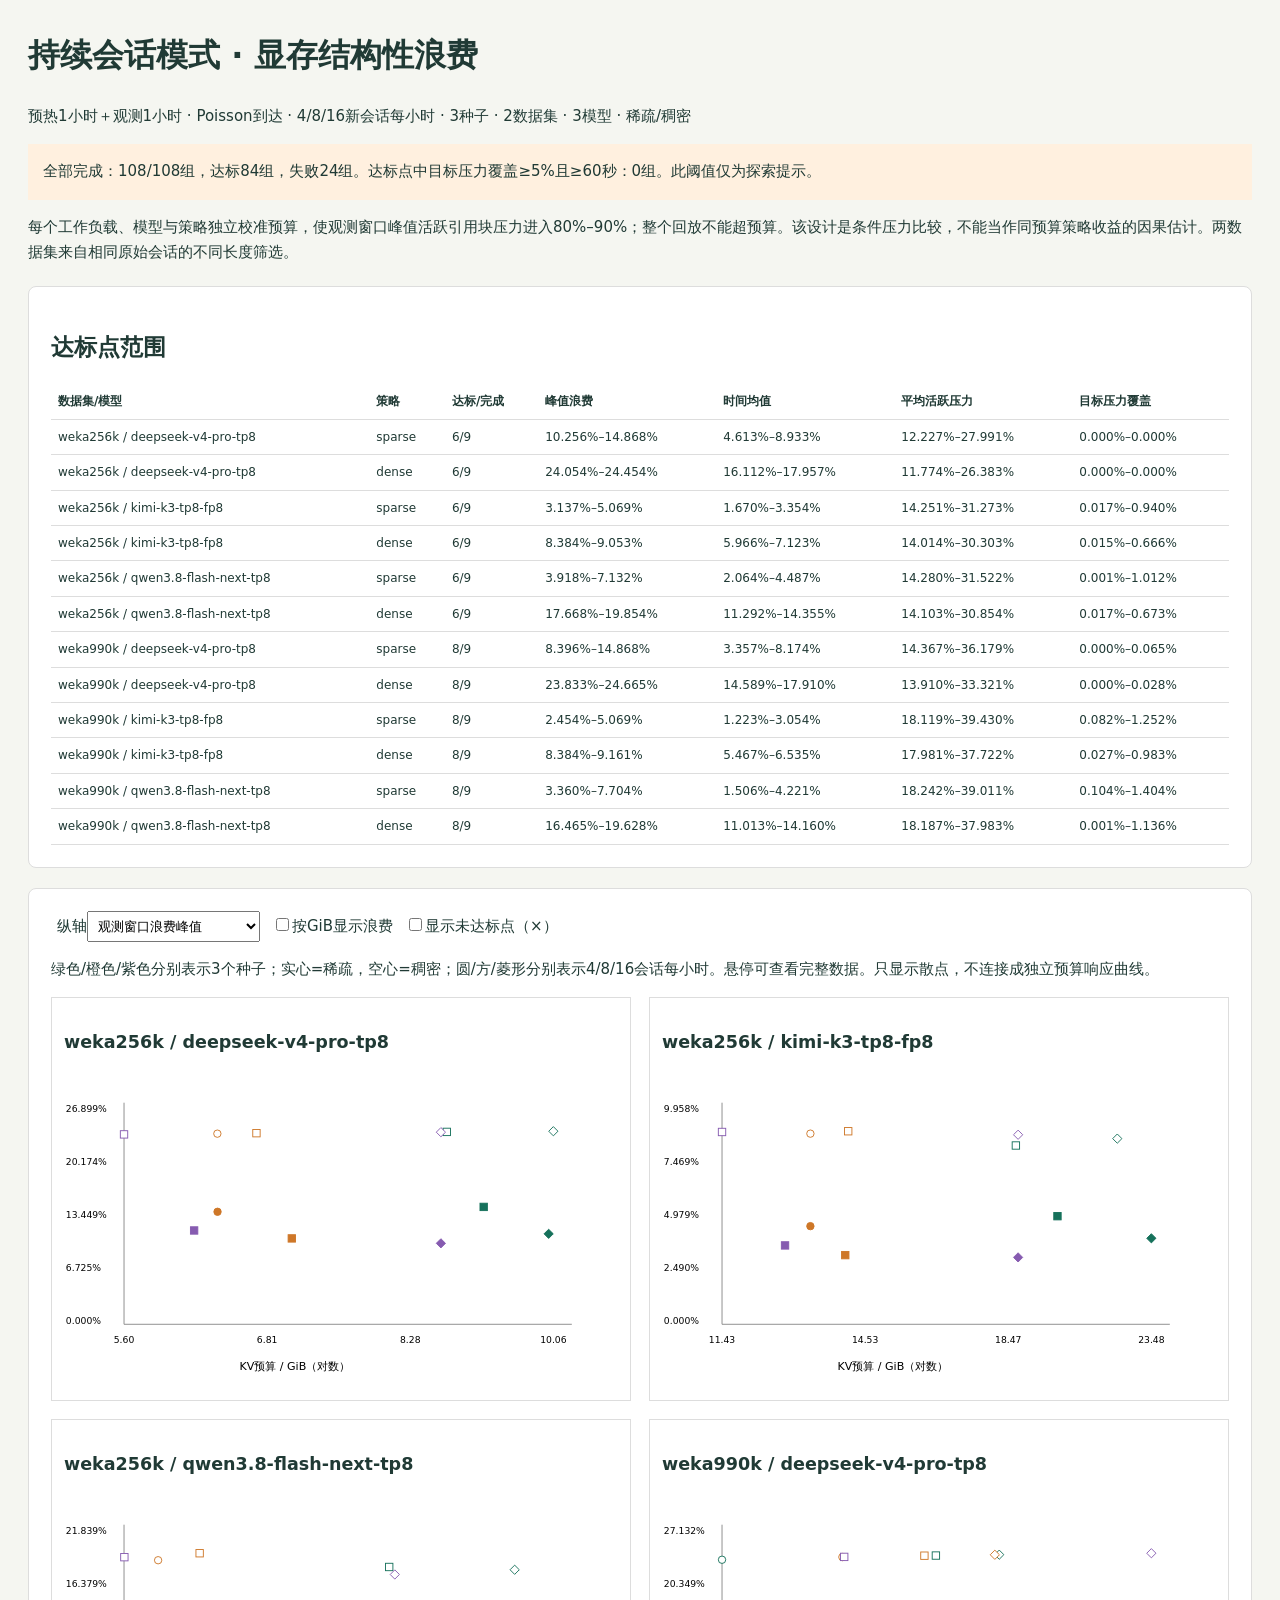
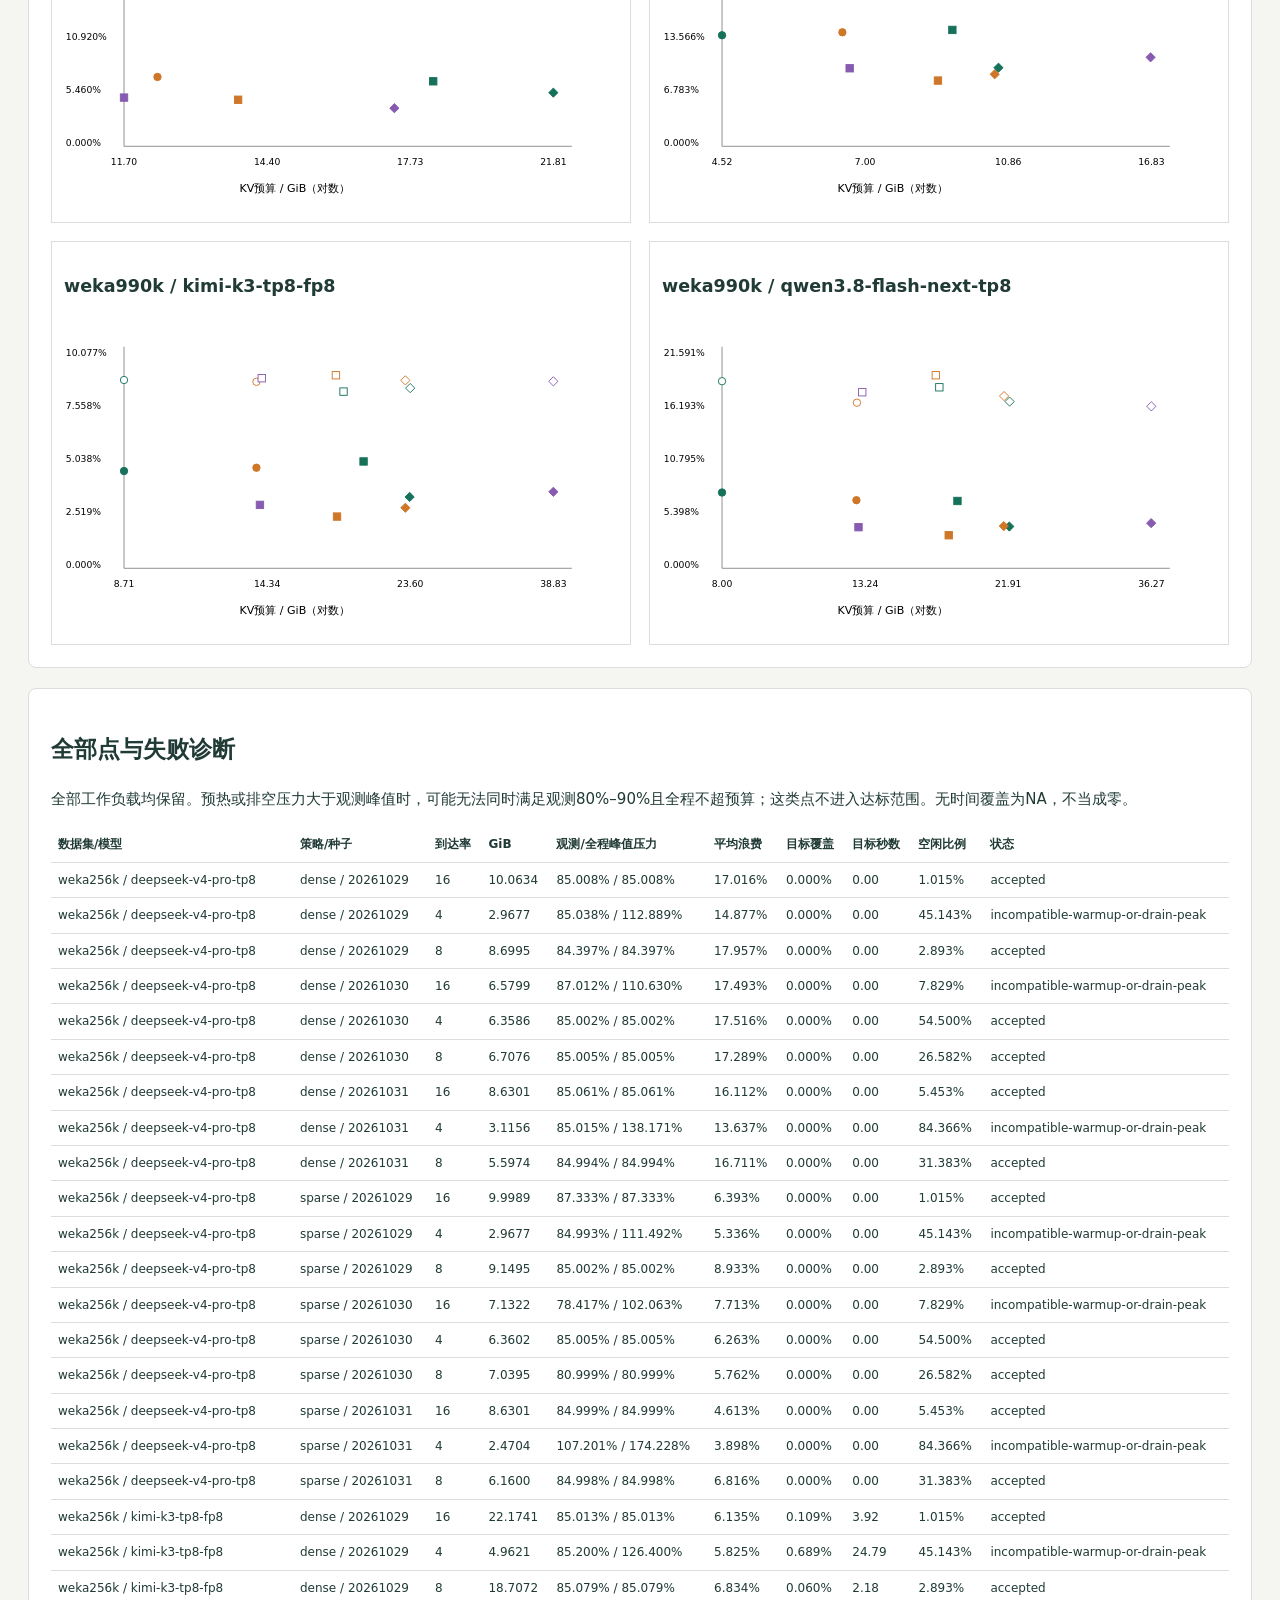
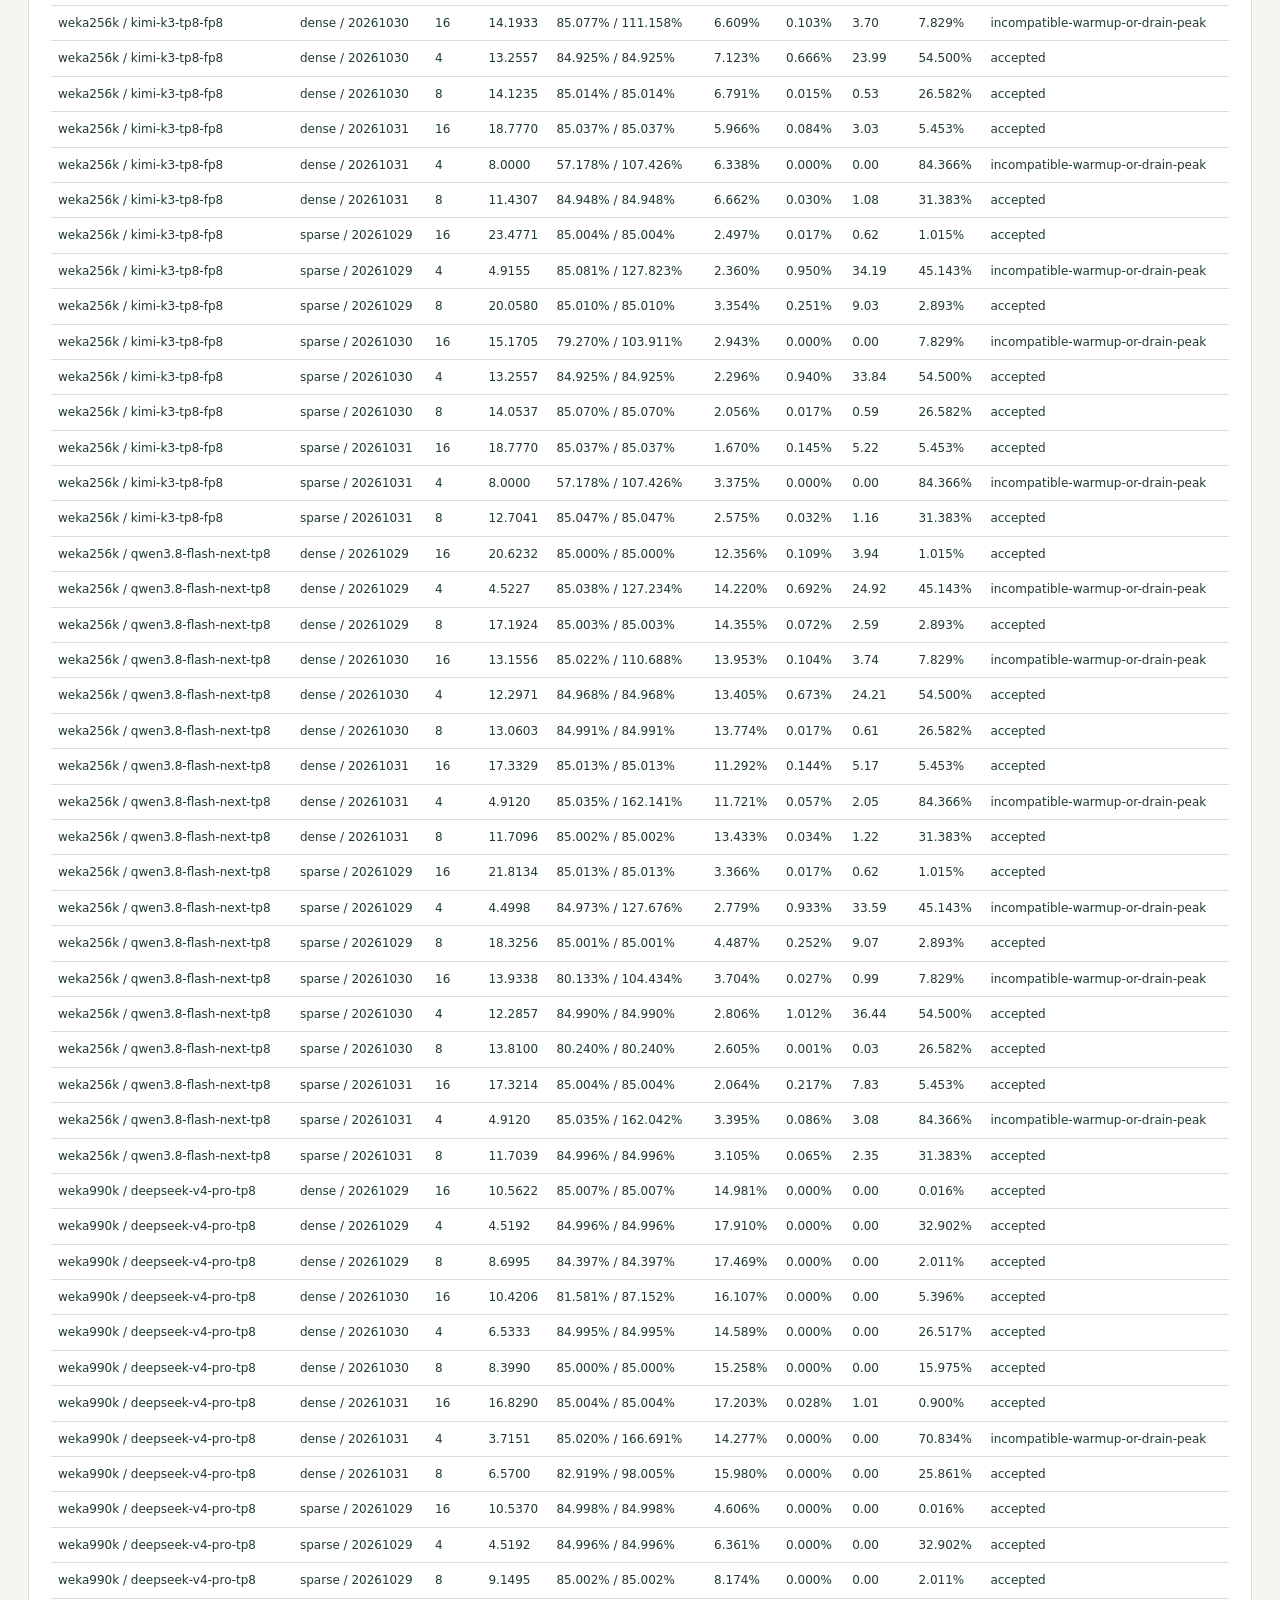
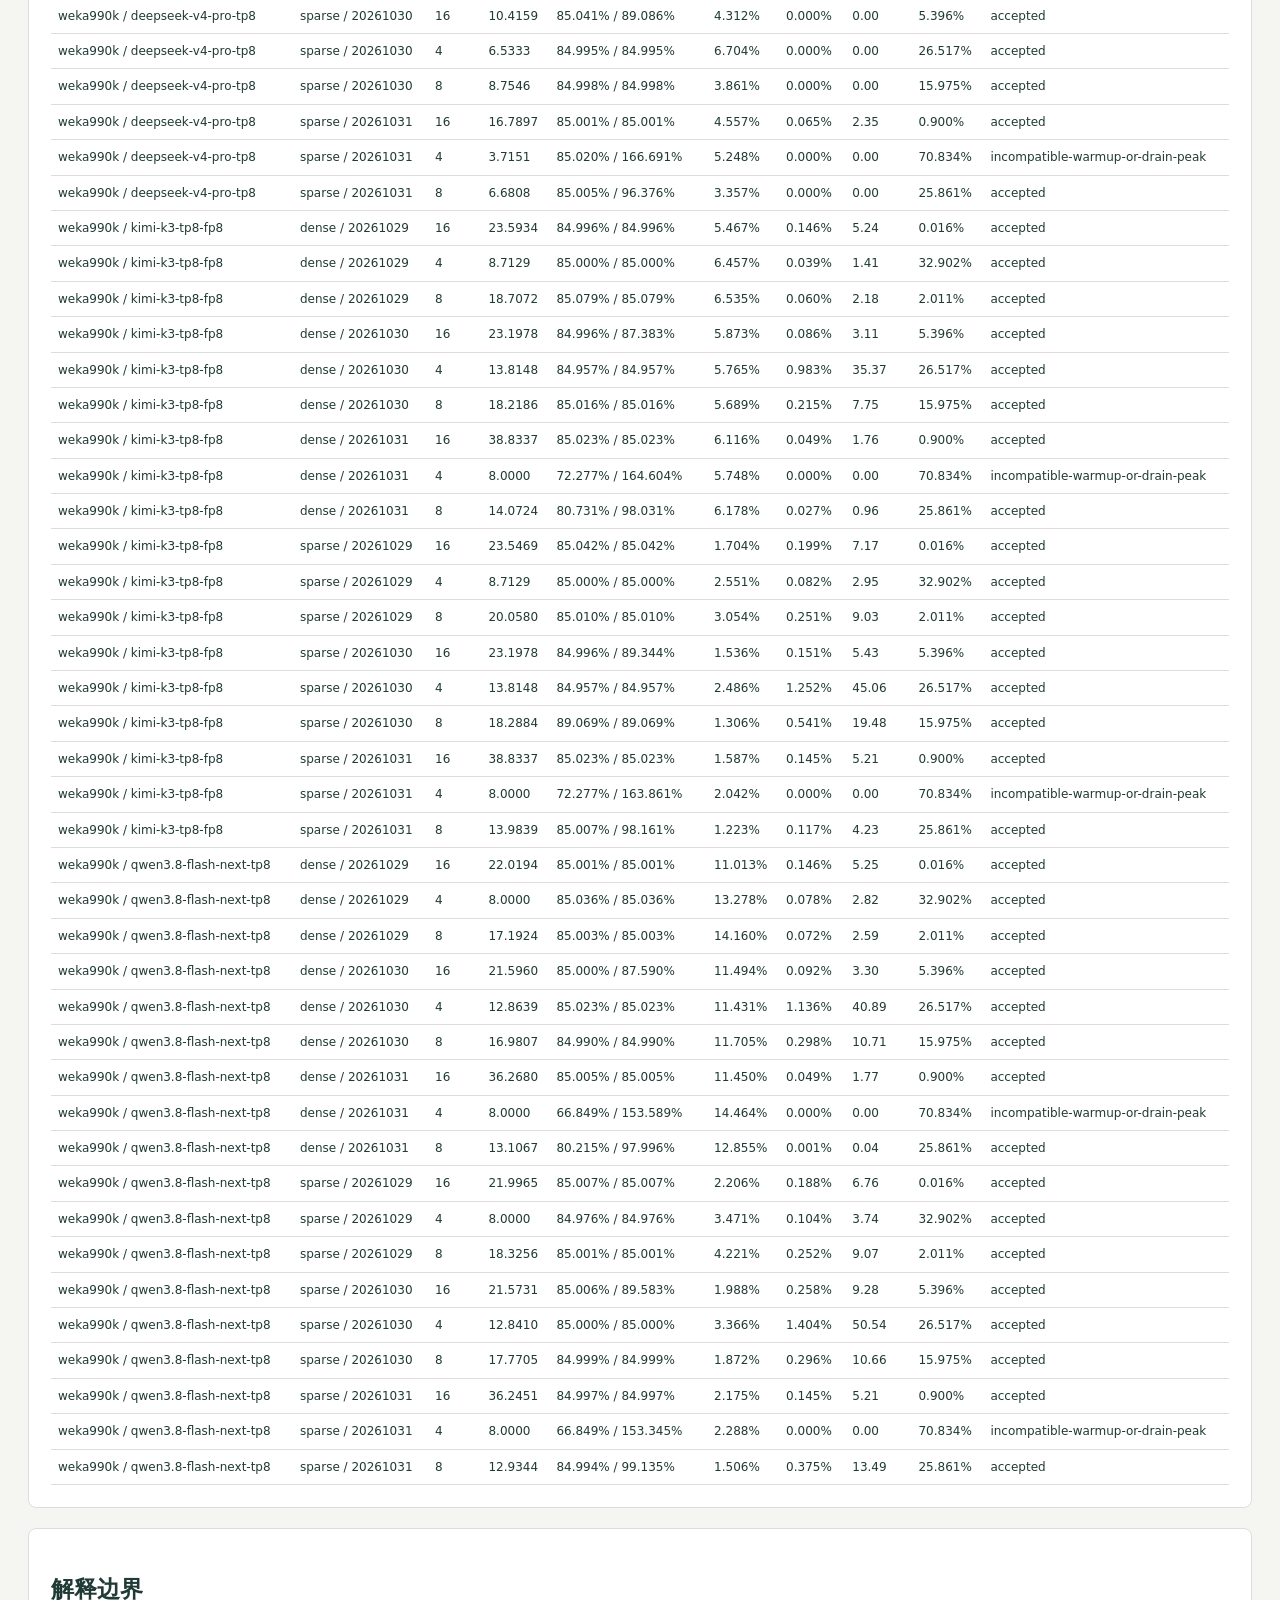
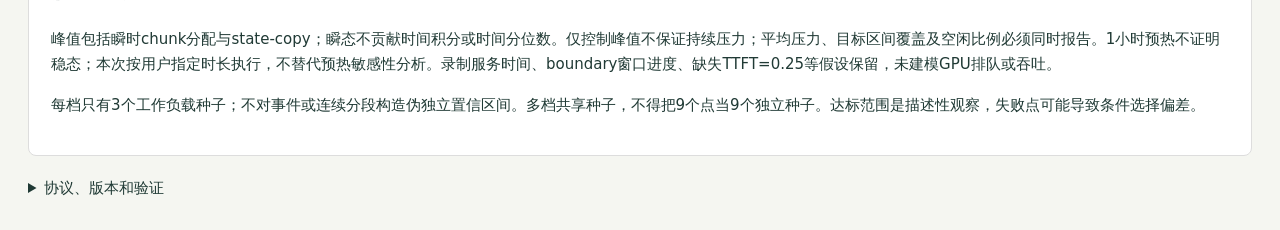
<file: docs/continuous_pressure_1h.html>
<!doctype html><html lang="zh-CN"><meta charset="utf-8"><meta name="viewport" content="width=device-width,initial-scale=1"><title>持续会话显存实验 · 1h+1h</title><style>body{font:15px/1.7 system-ui;color:#203a35;background:#f5f6f1;margin:28px}main{max-width:1450px;margin:auto}section{background:white;border:1px solid #ddd;border-radius:8px;padding:22px;margin:20px 0}h1{font-size:32px}table{border-collapse:collapse;font-size:12px;width:100%}td,th{padding:7px;border-bottom:1px solid #ddd;white-space:nowrap;text-align:left}.scroll{overflow:auto}.warn{background:#fff0df;padding:15px}select,label{padding:6px}.plots{display:grid;grid-template-columns:1fr 1fr;gap:18px}.plots article{border:1px solid #ddd;padding:12px}.plots svg{width:100%}pre{white-space:pre-wrap;overflow-wrap:anywhere}a{color:#16715b}@media(max-width:900px){.plots{grid-template-columns:1fr}}</style><main><h1>持续会话模式 · 显存结构性浪费</h1><p>预热1小时＋观测1小时 · Poisson到达 · 4/8/16新会话每小时 · 3种子 · 2数据集 · 3模型 · 稀疏/稠密</p><p id="status" class="warn"></p><p>每个工作负载、模型与策略独立校准预算，使观测窗口峰值活跃引用块压力进入80%–90%；整个回放不能超预算。该设计是条件压力比较，不能当作同预算策略收益的因果估计。两数据集来自相同原始会话的不同长度筛选。</p><section><h2>达标点范围</h2><div class="scroll"><table><thead><tr><th>数据集/模型</th><th>策略</th><th>达标/完成</th><th>峰值浪费</th><th>时间均值</th><th>平均活跃压力</th><th>目标压力覆盖</th></tr></thead><tbody id="groups"></tbody></table></div></section><section><label>纵轴<select id="metric"><option value="peakWasteRatio">观测窗口浪费峰值</option><option value="averageWasteRatio">观测窗口时间加权平均</option><option value="p95WasteRatio">时间加权P95</option><option value="averagePinnedRatio">平均活跃块压力</option><option value="targetCoverage">80%–90%压力覆盖</option><option value="targetMeanWasteRatio">80%–90%条件浪费均值</option><option value="idleFraction">零活跃请求时间比例</option></select></label><label><input type="checkbox" id="absolute">按GiB显示浪费</label><label><input type="checkbox" id="failures">显示未达标点（×）</label><p>绿色/橙色/紫色分别表示3个种子；实心=稀疏，空心=稠密；圆/方/菱形分别表示4/8/16会话每小时。悬停可查看完整数据。只显示散点，不连接成独立预算响应曲线。</p><div class="plots" id="plots"></div></section><section><h2>全部点与失败诊断</h2><p>全部工作负载均保留。预热或排空压力大于观测峰值时，可能无法同时满足观测80%–90%且全程不超预算；这类点不进入达标范围。无时间覆盖为NA，不当成零。</p><div class="scroll"><table><thead><tr><th>数据集/模型</th><th>策略/种子</th><th>到达率</th><th>GiB</th><th>观测/全程峰值压力</th><th>平均浪费</th><th>目标覆盖</th><th>目标秒数</th><th>空闲比例</th><th>状态</th></tr></thead><tbody id="allRows"></tbody></table></div></section><section><h2>解释边界</h2><p>峰值包括瞬时chunk分配与state-copy；瞬态不贡献时间积分或时间分位数。仅控制峰值不保证持续压力；平均压力、目标区间覆盖及空闲比例必须同时报告。1小时预热不证明稳态；本次按用户指定时长执行，不替代预热敏感性分析。录制服务时间、boundary窗口进度、缺失TTFT=0.25等假设保留，未建模GPU排队或吞吐。</p><p>每档只有3个工作负载种子；不对事件或连续分段构造伪独立置信区间。多档共享种子，不得把9个点当9个独立种子。达标范围是描述性观察，失败点可能导致条件选择偏差。</p></section><details><summary>协议、版本和验证</summary><pre id="protocol"></pre></details></main><script>
const D={"protocol":{"schema":"continuous-pressure-one-hour-v1","datasets":["weka256k","weka990k"],"models":["deepseek-v4-pro-tp8","kimi-k3-tp8-fp8","qwen3.8-flash-next-tp8"],"policies":["sparse","dense"],"ratesPerHour":[4,8,16],"seeds":["20261029","20261030","20261031"],"arrivalProcess":"poisson","warmupSeconds":3600,"measurementSeconds":3600,"measurementBatches":8,"maxArrivals":4096,"targetPeakPressure":[0.8,0.9],"targetCenter":0.85,"maxAttempts":7,"baseConfig":{"budgetScope":"perGpu","chunk":1568,"missingTtftFraction":0.25,"windowDecodeSampling":"boundary"},"interpretation":"Per-workload, per-policy budget calibration conditional on observed peak pressure; descriptive conditional comparison, NOT held-out validation or same-budget causal policy comparison.","failurePolicy":"Keep all attempted grid points and all budget trials. A successful point requires observation peak pressure 80%-90%, completed admitted requests and zero overbudget throughout warmup, observation and admitted-request drain.","stationarity":"One-hour warmup and one-hour observation explicitly requested; no stationarity claim. Report idle, drift, active pressure distribution and 80%-90% time coverage."},"provenance":{"simulatorSHA256":"cff55654ac4eea9dafe04372aad423bebc7e43ee6817f9a65e547f117efb1c5b","files":{"steady_workload.cjs":"fbe01eeef760f21d1c781a058749ba48583ddbc574d74ccf293bb9da5e5e6478","experiment_engine.cjs":"5dbf135a64ab25dfd8fa28dd953f5cc1a036e6e55cb0e1bff487ac14c8b5dc0c","run_continuous_pressure.cjs":"5880b2a6535b7d5b278faf88a2b0afe20133c2c7ffd5fe6f89b265c5cc742911"},"sources":{"weka256k":"acf8fbd3574df764488c7417ef1520fc58af82a80d0d065854c25c428bb4fc9a","weka990k":"f849ca509d859c11325c308b2fd21c7c89d35ea1a11f2c071c9656ca16575492"}},"validation":{"complete":true,"expected":108,"finished":108,"accepted":84,"failed":24,"allAcceptedPressure80to90":true,"allAcceptedNoOverBudget":true,"allRequestsComplete":true,"schedulesPaired":true,"warmupSeconds":3600,"observationSeconds":3600,"acceptedPressure":{"n":84,"min":0.8021529324424648,"median":0.8500132731616671,"max":0.8906926406926406},"coverageExplorationPass":0,"stationarityEstablished":false},"rows":[{"dataset":"weka256k","modelId":"deepseek-v4-pro-tp8","retention":"dense","seed":"20261029","ratePerHour":16,"budgetGiB":10.063411,"arrivalCount":30,"distinctTraces":30,"peakPinnedRatio":0.8500797448165869,"averagePinnedRatio":0.2515441001422152,"wholePeakPinnedRatio":0.8500797448165869,"peakWasteRatio":0.24453545510783312,"averageWasteRatio":0.17015503727617637,"p95WasteRatio":0.21848094968381615,"pinnedWasteRatio":0.0044984215351277935,"evictableWasteRatio":0.16565661574104937,"targetMeanWasteRatio":null,"targetCoverage":0,"targetSeconds":0,"idleFraction":0.010154237572059579,"halfDifferencePP":2.914703810225494,"observationOverBudgetBytes":0,"wholeOverBudgetBytes":0,"requests":2451,"completed":2451,"wholeHitRate":0.32063246357360947,"peakWasteGiB":2.460860788822174,"averageWasteGiB":1.7123400738304833,"offeredMeanActiveRequests":5.559938264795536,"sessionsArrivingDuringWindow":16,"requestsStartingDuringWindow":1700,"requestsCrossingWindowStart":3,"requestsCrossingWindowEnd":5,"elapsedSeconds":158.935,"status":"accepted","file":"weka256k_deepseek-v4-pro-tp8_dense_20261029_16.json"},{"dataset":"weka256k","modelId":"deepseek-v4-pro-tp8","retention":"dense","seed":"20261029","ratePerHour":4,"budgetGiB":2.967664,"arrivalCount":7,"distinctTraces":7,"peakPinnedRatio":0.8503830554303741,"averagePinnedRatio":0.1445301478792779,"wholePeakPinnedRatio":1.1288868859846777,"peakWasteRatio":0.2321606280633632,"averageWasteRatio":0.14877173382175463,"p95WasteRatio":0.1965374379055212,"pinnedWasteRatio":0.00229977360570912,"evictableWasteRatio":0.14647196021604614,"targetMeanWasteRatio":null,"targetCoverage":0,"targetSeconds":0,"idleFraction":0.45143417074240855,"halfDifferencePP":-2.5023639449510497,"observationOverBudgetBytes":0,"wholeOverBudgetBytes":412122816,"requests":406,"completed":406,"wholeHitRate":0.6031226650864401,"peakWasteGiB":0.6889747381210327,"averageWasteGiB":0.44150451868040363,"offeredMeanActiveRequests":0.8252277777777782,"sessionsArrivingDuringWindow":3,"requestsStartingDuringWindow":242,"requestsCrossingWindowStart":0,"requestsCrossingWindowEnd":0,"elapsedSeconds":16.717,"status":"incompatible-warmup-or-drain-peak","file":"weka256k_deepseek-v4-pro-tp8_dense_20261029_4.json"},{"dataset":"weka256k","modelId":"deepseek-v4-pro-tp8","retention":"dense","seed":"20261029","ratePerHour":8,"budgetGiB":8.699523,"arrivalCount":14,"distinctTraces":14,"peakPinnedRatio":0.8439661798616449,"averagePinnedRatio":0.176299231376367,"wholePeakPinnedRatio":0.8439661798616449,"peakWasteRatio":0.24369605816815623,"averageWasteRatio":0.1795742696968393,"p95WasteRatio":0.20914040553585256,"pinnedWasteRatio":0.0024781758639763865,"evictableWasteRatio":0.17709609383285863,"targetMeanWasteRatio":null,"targetCoverage":0,"targetSeconds":0,"idleFraction":0.02893313235243189,"halfDifferencePP":-2.1737686246080967,"observationOverBudgetBytes":0,"wholeOverBudgetBytes":0,"requests":956,"completed":956,"wholeHitRate":0.5065288049301475,"peakWasteGiB":2.120039463043213,"averageWasteGiB":1.5622104894358564,"offeredMeanActiveRequests":2.6039010438630634,"sessionsArrivingDuringWindow":7,"requestsStartingDuringWindow":601,"requestsCrossingWindowStart":2,"requestsCrossingWindowEnd":4,"elapsedSeconds":49.628,"status":"accepted","file":"weka256k_deepseek-v4-pro-tp8_dense_20261029_8.json"},{"dataset":"weka256k","modelId":"deepseek-v4-pro-tp8","retention":"dense","seed":"20261030","ratePerHour":16,"budgetGiB":6.579923,"arrivalCount":20,"distinctTraces":20,"peakPinnedRatio":0.8701219512195122,"averagePinnedRatio":0.19127851208100377,"wholePeakPinnedRatio":1.10630081300813,"peakWasteRatio":0.24193237743918505,"averageWasteRatio":0.17493462422906295,"p95WasteRatio":0.21681128018084694,"pinnedWasteRatio":0.002690354628156487,"evictableWasteRatio":0.1722442696009052,"targetMeanWasteRatio":null,"targetCoverage":0,"targetSeconds":0,"idleFraction":0.0782905455628189,"halfDifferencePP":-0.07267685046852268,"observationOverBudgetBytes":0,"wholeOverBudgetBytes":752447232,"requests":1657,"completed":1657,"wholeHitRate":0.3055368414694305,"peakWasteGiB":1.591896414756775,"averageWasteGiB":1.1510563574611685,"offeredMeanActiveRequests":2.104963579117493,"sessionsArrivingDuringWindow":7,"requestsStartingDuringWindow":694,"requestsCrossingWindowStart":2,"requestsCrossingWindowEnd":3,"elapsedSeconds":133.128,"status":"incompatible-warmup-or-drain-peak","file":"weka256k_deepseek-v4-pro-tp8_dense_20261030_16.json"},{"dataset":"weka256k","modelId":"deepseek-v4-pro-tp8","retention":"dense","seed":"20261030","ratePerHour":4,"budgetGiB":6.358606,"arrivalCount":5,"distinctTraces":5,"peakPinnedRatio":0.8500210349179638,"averagePinnedRatio":0.11774235565772329,"wholePeakPinnedRatio":0.8500210349179638,"peakWasteRatio":0.2414569639188678,"averageWasteRatio":0.1751560133979641,"p95WasteRatio":0.21178919383258982,"pinnedWasteRatio":0.0014242768528035937,"evictableWasteRatio":0.17373173654516125,"targetMeanWasteRatio":null,"targetCoverage":0,"targetSeconds":0,"idleFraction":0.5450012087450581,"halfDifferencePP":4.312224004630758,"observationOverBudgetBytes":0,"wholeOverBudgetBytes":0,"requests":687,"completed":687,"wholeHitRate":0.5499986701665156,"peakWasteGiB":1.5353296995162964,"averageWasteGiB":1.113748077728375,"offeredMeanActiveRequests":1.0773640225800671,"sessionsArrivingDuringWindow":1,"requestsStartingDuringWindow":397,"requestsCrossingWindowStart":2,"requestsCrossingWindowEnd":0,"elapsedSeconds":30.426,"status":"accepted","file":"weka256k_deepseek-v4-pro-tp8_dense_20261030_4.json"},{"dataset":"weka256k","modelId":"deepseek-v4-pro-tp8","retention":"dense","seed":"20261030","ratePerHour":8,"budgetGiB":6.707554,"arrivalCount":13,"distinctTraces":13,"peakPinnedRatio":0.850049850448654,"averagePinnedRatio":0.16872129253814616,"wholePeakPinnedRatio":0.850049850448654,"peakWasteRatio":0.2420853793420253,"averageWasteRatio":0.17289325557094876,"p95WasteRatio":0.21710958585072182,"pinnedWasteRatio":0.001903400257986157,"evictableWasteRatio":0.17098985531296,"targetMeanWasteRatio":null,"targetCoverage":0,"targetSeconds":0,"idleFraction":0.26581678446705787,"halfDifferencePP":4.438906159100389,"observationOverBudgetBytes":0,"wholeOverBudgetBytes":0,"requests":1056,"completed":1056,"wholeHitRate":0.3734981873980094,"peakWasteGiB":1.6238007545471191,"averageWasteGiB":1.1596908479779395,"offeredMeanActiveRequests":1.5137326814838268,"sessionsArrivingDuringWindow":8,"requestsStartingDuringWindow":440,"requestsCrossingWindowStart":1,"requestsCrossingWindowEnd":1,"elapsedSeconds":77.236,"status":"accepted","file":"weka256k_deepseek-v4-pro-tp8_dense_20261030_8.json"},{"dataset":"weka256k","modelId":"deepseek-v4-pro-tp8","retention":"dense","seed":"20261031","ratePerHour":16,"budgetGiB":8.630051,"arrivalCount":30,"distinctTraces":30,"peakPinnedRatio":0.8506121183945452,"averagePinnedRatio":0.26383184806317544,"wholePeakPinnedRatio":0.8506121183945452,"peakWasteRatio":0.24334199035804602,"averageWasteRatio":0.1611225158910647,"p95WasteRatio":0.21200956085852632,"pinnedWasteRatio":0.0033084360501748618,"evictableWasteRatio":0.15781407984089227,"targetMeanWasteRatio":null,"targetCoverage":0,"targetSeconds":0,"idleFraction":0.054530491724651964,"halfDifferencePP":-0.17989732836636296,"observationOverBudgetBytes":0,"wholeOverBudgetBytes":0,"requests":1481,"completed":1481,"wholeHitRate":0.3341899858448426,"peakWasteGiB":2.1000537872314453,"averageWasteGiB":1.3904955293881986,"offeredMeanActiveRequests":3.3764715525486078,"sessionsArrivingDuringWindow":14,"requestsStartingDuringWindow":903,"requestsCrossingWindowStart":5,"requestsCrossingWindowEnd":7,"elapsedSeconds":158.269,"status":"accepted","file":"weka256k_deepseek-v4-pro-tp8_dense_20261031_16.json"},{"dataset":"weka256k","modelId":"deepseek-v4-pro-tp8","retention":"dense","seed":"20261031","ratePerHour":4,"budgetGiB":3.115575,"arrivalCount":8,"distinctTraces":8,"peakPinnedRatio":0.8501502790897381,"averagePinnedRatio":0.04434562884543858,"wholePeakPinnedRatio":1.381708887934736,"peakWasteRatio":0.23237951414640381,"averageWasteRatio":0.13636590232257392,"p95WasteRatio":0.1965890061926771,"pinnedWasteRatio":0.0004204547143004119,"evictableWasteRatio":0.13594544760827376,"targetMeanWasteRatio":null,"targetCoverage":0,"targetSeconds":0,"idleFraction":0.8436575018994572,"halfDifferencePP":0.27044561351173,"observationOverBudgetBytes":0,"wholeOverBudgetBytes":1278011520,"requests":374,"completed":374,"wholeHitRate":0.6165780710482599,"peakWasteGiB":0.7239958047866821,"averageWasteGiB":0.4248581961286533,"offeredMeanActiveRequests":0.16181971842330678,"sessionsArrivingDuringWindow":2,"requestsStartingDuringWindow":83,"requestsCrossingWindowStart":2,"requestsCrossingWindowEnd":0,"elapsedSeconds":26.523,"status":"incompatible-warmup-or-drain-peak","file":"weka256k_deepseek-v4-pro-tp8_dense_20261031_4.json"},{"dataset":"weka256k","modelId":"deepseek-v4-pro-tp8","retention":"dense","seed":"20261031","ratePerHour":8,"budgetGiB":5.597353,"arrivalCount":16,"distinctTraces":16,"peakPinnedRatio":0.8499402628434887,"averagePinnedRatio":0.1582810082680919,"wholePeakPinnedRatio":0.8499402628434887,"peakWasteRatio":0.2405419338673264,"averageWasteRatio":0.16710699300563767,"p95WasteRatio":0.2191143665314917,"pinnedWasteRatio":0.002035776692090116,"evictableWasteRatio":0.1650712163135492,"targetMeanWasteRatio":null,"targetCoverage":0,"targetSeconds":0,"idleFraction":0.313832554686391,"halfDifferencePP":-2.048387901100007,"observationOverBudgetBytes":0,"wholeOverBudgetBytes":0,"requests":694,"completed":694,"wholeHitRate":0.5796290498487919,"peakWasteGiB":1.346398115158081,"averageWasteGiB":0.935356828621085,"offeredMeanActiveRequests":1.349551552892345,"sessionsArrivingDuringWindow":8,"requestsStartingDuringWindow":377,"requestsCrossingWindowStart":0,"requestsCrossingWindowEnd":4,"elapsedSeconds":50.512,"status":"accepted","file":"weka256k_deepseek-v4-pro-tp8_dense_20261031_8.json"},{"dataset":"weka256k","modelId":"deepseek-v4-pro-tp8","retention":"sparse","seed":"20261029","ratePerHour":16,"budgetGiB":9.998902,"arrivalCount":30,"distinctTraces":30,"peakPinnedRatio":0.8733279828785446,"averagePinnedRatio":0.27214639580098526,"wholePeakPinnedRatio":0.8733279828785446,"peakWasteRatio":0.11456672237808245,"averageWasteRatio":0.06392648450251058,"p95WasteRatio":0.08978516439745526,"pinnedWasteRatio":0.004535975054798491,"evictableWasteRatio":0.05939050944771196,"targetMeanWasteRatio":null,"targetCoverage":0,"targetSeconds":0,"idleFraction":0.010154237572059579,"halfDifferencePP":1.844250477071678,"observationOverBudgetBytes":0,"wholeOverBudgetBytes":0,"requests":2451,"completed":2451,"wholeHitRate":0.8809102609590129,"peakWasteGiB":1.1455414295196533,"averageWasteGiB":0.639194653745122,"offeredMeanActiveRequests":5.559938264795536,"sessionsArrivingDuringWindow":16,"requestsStartingDuringWindow":1700,"requestsCrossingWindowStart":3,"requestsCrossingWindowEnd":5,"elapsedSeconds":27.902,"status":"accepted","file":"weka256k_deepseek-v4-pro-tp8_sparse_20261029_16.json"},{"dataset":"weka256k","modelId":"deepseek-v4-pro-tp8","retention":"sparse","seed":"20261029","ratePerHour":4,"budgetGiB":2.967664,"arrivalCount":7,"distinctTraces":7,"peakPinnedRatio":0.8499324019828751,"averagePinnedRatio":0.15027782668680298,"wholePeakPinnedRatio":1.1149166291122128,"peakWasteRatio":0.1587682375912191,"averageWasteRatio":0.05336038585749737,"p95WasteRatio":0.08064240524263774,"pinnedWasteRatio":0.002303817001179579,"evictableWasteRatio":0.05105656885631802,"targetMeanWasteRatio":null,"targetCoverage":0,"targetSeconds":0,"idleFraction":0.45143417074240855,"halfDifferencePP":0.007071881041197797,"observationOverBudgetBytes":0,"wholeOverBudgetBytes":367607808,"requests":406,"completed":406,"wholeHitRate":0.8723945585242058,"peakWasteGiB":0.4711707830429077,"averageWasteGiB":0.15835569613540407,"offeredMeanActiveRequests":0.8252277777777782,"sessionsArrivingDuringWindow":3,"requestsStartingDuringWindow":242,"requestsCrossingWindowStart":0,"requestsCrossingWindowEnd":0,"elapsedSeconds":5.205,"status":"incompatible-warmup-or-drain-peak","file":"weka256k_deepseek-v4-pro-tp8_sparse_20261029_4.json"},{"dataset":"weka256k","modelId":"deepseek-v4-pro-tp8","retention":"sparse","seed":"20261029","ratePerHour":8,"budgetGiB":9.149526,"arrivalCount":14,"distinctTraces":14,"peakPinnedRatio":0.8500219266189154,"averagePinnedRatio":0.1765876981905229,"wholePeakPinnedRatio":0.8500219266189154,"peakWasteRatio":0.14868046655419953,"averageWasteRatio":0.089328317038864,"p95WasteRatio":0.1301532106350174,"pinnedWasteRatio":0.0023599526072226986,"evictableWasteRatio":0.08696836443164163,"targetMeanWasteRatio":null,"targetCoverage":0,"targetSeconds":0,"idleFraction":0.02893313235243189,"halfDifferencePP":-4.093576023825091,"observationOverBudgetBytes":0,"wholeOverBudgetBytes":0,"requests":956,"completed":956,"wholeHitRate":0.9312865517236624,"peakWasteGiB":1.360355794429779,"averageWasteGiB":0.8173117592833291,"offeredMeanActiveRequests":2.6039010438630634,"sessionsArrivingDuringWindow":7,"requestsStartingDuringWindow":601,"requestsCrossingWindowStart":2,"requestsCrossingWindowEnd":4,"elapsedSeconds":8.275,"status":"accepted","file":"weka256k_deepseek-v4-pro-tp8_sparse_20261029_8.json"},{"dataset":"weka256k","modelId":"deepseek-v4-pro-tp8","retention":"sparse","seed":"20261030","ratePerHour":16,"budgetGiB":7.132183,"arrivalCount":20,"distinctTraces":20,"peakPinnedRatio":0.7841740108756797,"averagePinnedRatio":0.18607894173642484,"wholePeakPinnedRatio":1.0206262891430715,"peakWasteRatio":0.147925371902811,"averageWasteRatio":0.07713095813174731,"p95WasteRatio":0.12189913502680125,"pinnedWasteRatio":0.0024856741932262976,"evictableWasteRatio":0.07464528393852041,"targetMeanWasteRatio":null,"targetCoverage":0,"targetSeconds":0,"idleFraction":0.0782905455628189,"halfDifferencePP":3.259250693420976,"observationOverBudgetBytes":0,"wholeOverBudgetBytes":159392448,"requests":1657,"completed":1657,"wholeHitRate":0.8694389465524358,"peakWasteGiB":1.0550308227539062,"averageWasteGiB":0.5501121083609599,"offeredMeanActiveRequests":2.104963579117493,"sessionsArrivingDuringWindow":7,"requestsStartingDuringWindow":694,"requestsCrossingWindowStart":2,"requestsCrossingWindowEnd":3,"elapsedSeconds":25.574,"status":"incompatible-warmup-or-drain-peak","file":"weka256k_deepseek-v4-pro-tp8_sparse_20261030_16.json"},{"dataset":"weka256k","modelId":"deepseek-v4-pro-tp8","retention":"sparse","seed":"20261030","ratePerHour":4,"budgetGiB":6.360179,"arrivalCount":5,"distinctTraces":5,"peakPinnedRatio":0.8500525762355415,"averagePinnedRatio":0.12226766478261898,"wholePeakPinnedRatio":0.8500525762355415,"peakWasteRatio":0.14252503319342513,"averageWasteRatio":0.06262867379543663,"p95WasteRatio":0.08232901639858956,"pinnedWasteRatio":0.001425549626581561,"evictableWasteRatio":0.06120312416885484,"targetMeanWasteRatio":null,"targetCoverage":0,"targetSeconds":0,"idleFraction":0.5450012087450581,"halfDifferencePP":0.8178655552096098,"observationOverBudgetBytes":0,"wholeOverBudgetBytes":0,"requests":687,"completed":687,"wholeHitRate":0.915903376344922,"peakWasteGiB":0.9064847230911255,"averageWasteGiB":0.3983295758715863,"offeredMeanActiveRequests":1.0773640225800671,"sessionsArrivingDuringWindow":1,"requestsStartingDuringWindow":397,"requestsCrossingWindowStart":2,"requestsCrossingWindowEnd":0,"elapsedSeconds":6.329,"status":"accepted","file":"weka256k_deepseek-v4-pro-tp8_sparse_20261030_4.json"},{"dataset":"weka256k","modelId":"deepseek-v4-pro-tp8","retention":"sparse","seed":"20261030","ratePerHour":8,"budgetGiB":7.039549,"arrivalCount":13,"distinctTraces":13,"peakPinnedRatio":0.8099942998289948,"averagePinnedRatio":0.17066781992787008,"wholePeakPinnedRatio":0.8099942998289948,"peakWasteRatio":0.10878304112310355,"averageWasteRatio":0.05761929039606096,"p95WasteRatio":0.08202735895133734,"pinnedWasteRatio":0.0018160023820715176,"evictableWasteRatio":0.05580328801398961,"targetMeanWasteRatio":null,"targetCoverage":0,"targetSeconds":0,"idleFraction":0.26581678446705787,"halfDifferencePP":0.8732952013259604,"observationOverBudgetBytes":0,"wholeOverBudgetBytes":0,"requests":1056,"completed":1056,"wholeHitRate":0.9202986924288986,"peakWasteGiB":0.7657835483551025,"averageWasteGiB":0.40561381808830055,"offeredMeanActiveRequests":1.5137326814838268,"sessionsArrivingDuringWindow":8,"requestsStartingDuringWindow":440,"requestsCrossingWindowStart":1,"requestsCrossingWindowEnd":1,"elapsedSeconds":11.207,"status":"accepted","file":"weka256k_deepseek-v4-pro-tp8_sparse_20261030_8.json"},{"dataset":"weka256k","modelId":"deepseek-v4-pro-tp8","retention":"sparse","seed":"20261031","ratePerHour":16,"budgetGiB":8.630051,"arrivalCount":30,"distinctTraces":30,"peakPinnedRatio":0.8499922516658919,"averagePinnedRatio":0.2799079661406593,"wholePeakPinnedRatio":0.8499922516658919,"peakWasteRatio":0.10255979390672999,"averageWasteRatio":0.046125092883623396,"p95WasteRatio":0.0721143840237228,"pinnedWasteRatio":0.003313042461743935,"evictableWasteRatio":0.04281205042188002,"targetMeanWasteRatio":null,"targetCoverage":0,"targetSeconds":0,"idleFraction":0.054530491724651964,"halfDifferencePP":0.37759912375667226,"observationOverBudgetBytes":0,"wholeOverBudgetBytes":0,"requests":1481,"completed":1481,"wholeHitRate":0.8922594189658195,"peakWasteGiB":0.8850962519645691,"averageWasteGiB":0.39806190396540697,"offeredMeanActiveRequests":3.3764715525486078,"sessionsArrivingDuringWindow":14,"requestsStartingDuringWindow":903,"requestsCrossingWindowStart":5,"requestsCrossingWindowEnd":7,"elapsedSeconds":26.723,"status":"accepted","file":"weka256k_deepseek-v4-pro-tp8_sparse_20261031_16.json"},{"dataset":"weka256k","modelId":"deepseek-v4-pro-tp8","retention":"sparse","seed":"20261031","ratePerHour":4,"budgetGiB":2.470431,"arrivalCount":8,"distinctTraces":8,"peakPinnedRatio":1.0720086626962642,"averagePinnedRatio":0.05608669454339484,"wholePeakPinnedRatio":1.742284786139686,"peakWasteRatio":0.12977759318812052,"averageWasteRatio":0.03897900989852839,"p95WasteRatio":0.059097321613686395,"pinnedWasteRatio":0.0005304217234460963,"evictableWasteRatio":0.0384485881750822,"targetMeanWasteRatio":null,"targetCoverage":0,"targetSeconds":0,"idleFraction":0.8436575018994572,"halfDifferencePP":0.3851750550990414,"observationOverBudgetBytes":192419712,"wholeOverBudgetBytes":1970148096,"requests":374,"completed":374,"wholeHitRate":0.6456372901491231,"peakWasteGiB":0.3206065893173218,"averageWasteGiB":0.0962949544026314,"offeredMeanActiveRequests":0.16181971842330678,"sessionsArrivingDuringWindow":2,"requestsStartingDuringWindow":83,"requestsCrossingWindowStart":2,"requestsCrossingWindowEnd":0,"elapsedSeconds":20.648,"status":"incompatible-warmup-or-drain-peak","file":"weka256k_deepseek-v4-pro-tp8_sparse_20261031_4.json"},{"dataset":"weka256k","modelId":"deepseek-v4-pro-tp8","retention":"sparse","seed":"20261031","ratePerHour":8,"budgetGiB":6.159999,"arrivalCount":16,"distinctTraces":16,"peakPinnedRatio":0.8499782891880157,"averagePinnedRatio":0.15009615623060624,"wholePeakPinnedRatio":0.8499782891880157,"peakWasteRatio":0.11883720556015188,"averageWasteRatio":0.06815557931973662,"p95WasteRatio":0.09212988872113013,"pinnedWasteRatio":0.0018517508074208987,"evictableWasteRatio":0.06630382851231544,"targetMeanWasteRatio":null,"targetCoverage":0,"targetSeconds":0,"idleFraction":0.313832554686391,"halfDifferencePP":-0.7871017925150242,"observationOverBudgetBytes":0,"wholeOverBudgetBytes":0,"requests":694,"completed":694,"wholeHitRate":0.9334925118437757,"peakWasteGiB":0.7320370674133301,"averageWasteGiB":0.4198383004539983,"offeredMeanActiveRequests":1.349551552892345,"sessionsArrivingDuringWindow":8,"requestsStartingDuringWindow":377,"requestsCrossingWindowStart":0,"requestsCrossingWindowEnd":4,"elapsedSeconds":9.109,"status":"accepted","file":"weka256k_deepseek-v4-pro-tp8_sparse_20261031_8.json"},{"dataset":"weka256k","modelId":"kimi-k3-tp8-fp8","retention":"dense","seed":"20261029","ratePerHour":16,"budgetGiB":22.174071,"arrivalCount":30,"distinctTraces":30,"peakPinnedRatio":0.8501338090990187,"averagePinnedRatio":0.28976090192381787,"wholePeakPinnedRatio":0.8501338090990187,"peakWasteRatio":0.08707189803336877,"averageWasteRatio":0.061347813963320424,"p95WasteRatio":0.07695216170019274,"pinnedWasteRatio":0.001748897871582902,"evictableWasteRatio":0.059598916091737814,"targetMeanWasteRatio":0.0219555326184927,"targetCoverage":0.0010894076178533396,"targetSeconds":3.9218674242720226,"idleFraction":0.010154237572059579,"halfDifferencePP":0.7899044831178675,"observationOverBudgetBytes":0,"wholeOverBudgetBytes":0,"requests":2451,"completed":2451,"wholeHitRate":0.7258772045751863,"peakWasteGiB":1.9307384490966797,"averageWasteGiB":1.3603307825174586,"offeredMeanActiveRequests":5.559938264795536,"sessionsArrivingDuringWindow":16,"requestsStartingDuringWindow":1700,"requestsCrossingWindowStart":3,"requestsCrossingWindowEnd":5,"elapsedSeconds":2.611,"status":"accepted","file":"weka256k_kimi-k3-tp8-fp8_dense_20261029_16.json"},{"dataset":"weka256k","modelId":"kimi-k3-tp8-fp8","retention":"dense","seed":"20261029","ratePerHour":4,"budgetGiB":4.962143,"arrivalCount":7,"distinctTraces":7,"peakPinnedRatio":0.852,"averagePinnedRatio":0.2142081752157013,"wholePeakPinnedRatio":1.264,"peakWasteRatio":0.08902990837985016,"averageWasteRatio":0.05824983337358639,"p95WasteRatio":0.0814929849191221,"pinnedWasteRatio":0.0011661690518058848,"evictableWasteRatio":0.05708366432178036,"targetMeanWasteRatio":0.023751482191416096,"targetCoverage":0.006886982256714115,"targetSeconds":24.793136124170815,"idleFraction":0.45143417074240855,"halfDifferencePP":-0.5016678198249337,"observationOverBudgetBytes":0,"wholeOverBudgetBytes":1422655488,"requests":406,"completed":406,"wholeHitRate":0.6641685775384536,"peakWasteGiB":0.44177913665771484,"averageWasteGiB":0.2890440029259081,"offeredMeanActiveRequests":0.8252277777777782,"sessionsArrivingDuringWindow":3,"requestsStartingDuringWindow":242,"requestsCrossingWindowStart":0,"requestsCrossingWindowEnd":0,"elapsedSeconds":0.559,"status":"incompatible-warmup-or-drain-peak","file":"weka256k_kimi-k3-tp8-fp8_dense_20261029_4.json"},{"dataset":"weka256k","modelId":"kimi-k3-tp8-fp8","retention":"dense","seed":"20261029","ratePerHour":8,"budgetGiB":18.707191,"arrivalCount":14,"distinctTraces":14,"peakPinnedRatio":0.8507936507936508,"averagePinnedRatio":0.2050419864231171,"wholePeakPinnedRatio":0.8507936507936508,"peakWasteRatio":0.08384117144697796,"averageWasteRatio":0.06833981860825358,"p95WasteRatio":0.08059248224038866,"pinnedWasteRatio":0.0009743543470960819,"evictableWasteRatio":0.06736546426115801,"targetMeanWasteRatio":0.024932764251779163,"targetCoverage":0.0006044694607130117,"targetSeconds":2.1760900585668423,"idleFraction":0.02893313235243189,"halfDifferencePP":-0.57707751749803,"observationOverBudgetBytes":0,"wholeOverBudgetBytes":0,"requests":956,"completed":956,"wholeHitRate":0.7849472745049099,"peakWasteGiB":1.5684328079223633,"averageWasteGiB":1.2784460396099542,"offeredMeanActiveRequests":2.6039010438630634,"sessionsArrivingDuringWindow":7,"requestsStartingDuringWindow":601,"requestsCrossingWindowStart":2,"requestsCrossingWindowEnd":4,"elapsedSeconds":1.232,"status":"accepted","file":"weka256k_kimi-k3-tp8-fp8_dense_20261029_8.json"},{"dataset":"weka256k","modelId":"kimi-k3-tp8-fp8","retention":"dense","seed":"20261030","ratePerHour":16,"budgetGiB":14.193267,"arrivalCount":20,"distinctTraces":20,"peakPinnedRatio":0.8507670850767085,"averagePinnedRatio":0.22331785692595676,"wholePeakPinnedRatio":1.1115760111576012,"peakWasteRatio":0.09008414306465946,"averageWasteRatio":0.06608878572859325,"p95WasteRatio":0.08415538776241498,"pinnedWasteRatio":0.0010399396147851361,"evictableWasteRatio":0.06504884611380903,"targetMeanWasteRatio":0.021099125172850397,"targetCoverage":0.0010268965517242477,"targetSeconds":3.6968275862072915,"idleFraction":0.0782905455628189,"halfDifferencePP":0.1632082033315524,"observationOverBudgetBytes":0,"wholeOverBudgetBytes":1719926784,"requests":1657,"completed":1657,"wholeHitRate":0.6250568301939978,"peakWasteGiB":1.2785882949829102,"averageWasteGiB":0.9380157815517136,"offeredMeanActiveRequests":2.104963579117493,"sessionsArrivingDuringWindow":7,"requestsStartingDuringWindow":694,"requestsCrossingWindowStart":2,"requestsCrossingWindowEnd":3,"elapsedSeconds":2.404,"status":"incompatible-warmup-or-drain-peak","file":"weka256k_kimi-k3-tp8-fp8_dense_20261030_16.json"},{"dataset":"weka256k","modelId":"kimi-k3-tp8-fp8","retention":"dense","seed":"20261030","ratePerHour":4,"budgetGiB":13.255679,"arrivalCount":5,"distinctTraces":5,"peakPinnedRatio":0.8492537313432836,"averagePinnedRatio":0.14014368313819078,"wholePeakPinnedRatio":0.8492537313432836,"peakWasteRatio":0.08940244139907441,"averageWasteRatio":0.07122837926213348,"p95WasteRatio":0.08763907963577906,"pinnedWasteRatio":0.0005698604255900796,"evictableWasteRatio":0.07065851883654309,"targetMeanWasteRatio":0.022540173770314444,"targetCoverage":0.006664401524979742,"targetSeconds":23.991845489927073,"idleFraction":0.5450012087450581,"halfDifferencePP":2.38535296276948,"observationOverBudgetBytes":0,"wholeOverBudgetBytes":0,"requests":687,"completed":687,"wholeHitRate":0.7914943850338494,"peakWasteGiB":1.1850900650024414,"averageWasteGiB":0.9441805311890983,"offeredMeanActiveRequests":1.0773640225800671,"sessionsArrivingDuringWindow":1,"requestsStartingDuringWindow":397,"requestsCrossingWindowStart":2,"requestsCrossingWindowEnd":0,"elapsedSeconds":0.898,"status":"accepted","file":"weka256k_kimi-k3-tp8-fp8_dense_20261030_4.json"},{"dataset":"weka256k","modelId":"kimi-k3-tp8-fp8","retention":"dense","seed":"20261030","ratePerHour":8,"budgetGiB":14.123464,"arrivalCount":13,"distinctTraces":13,"peakPinnedRatio":0.8501400560224089,"averagePinnedRatio":0.2010717305346748,"wholePeakPinnedRatio":0.8501400560224089,"peakWasteRatio":0.09052936977662918,"averageWasteRatio":0.06791075908032594,"p95WasteRatio":0.08937085864603245,"pinnedWasteRatio":0.0007514921947817227,"evictableWasteRatio":0.06715926688554423,"targetMeanWasteRatio":0.02335983013005852,"targetCoverage":0.0001464870695933011,"targetSeconds":0.5273534505358839,"idleFraction":0.26581678446705787,"halfDifferencePP":2.0483218991573118,"observationOverBudgetBytes":0,"wholeOverBudgetBytes":0,"requests":1056,"completed":1056,"wholeHitRate":0.6855955653842316,"peakWasteGiB":1.2785882949829102,"averageWasteGiB":0.9591351610836566,"offeredMeanActiveRequests":1.5137326814838268,"sessionsArrivingDuringWindow":8,"requestsStartingDuringWindow":440,"requestsCrossingWindowStart":1,"requestsCrossingWindowEnd":1,"elapsedSeconds":1.617,"status":"accepted","file":"weka256k_kimi-k3-tp8-fp8_dense_20261030_8.json"},{"dataset":"weka256k","modelId":"kimi-k3-tp8-fp8","retention":"dense","seed":"20261031","ratePerHour":16,"budgetGiB":18.776994,"arrivalCount":30,"distinctTraces":30,"peakPinnedRatio":0.8503688092729189,"averagePinnedRatio":0.3030290371994474,"wholePeakPinnedRatio":0.8503688092729189,"peakWasteRatio":0.0888823527957333,"averageWasteRatio":0.05965959347961537,"p95WasteRatio":0.07742972470440632,"pinnedWasteRatio":0.0012605671412793975,"evictableWasteRatio":0.05839902633833554,"targetMeanWasteRatio":0.02276323267677854,"targetCoverage":0.0008417572716429175,"targetSeconds":3.030326177914503,"idleFraction":0.054530491724651964,"halfDifferencePP":0.04195818562577752,"observationOverBudgetBytes":0,"wholeOverBudgetBytes":0,"requests":1481,"completed":1481,"wholeHitRate":0.6861065091067402,"peakWasteGiB":1.6689434051513672,"averageWasteGiB":1.120227828809177,"offeredMeanActiveRequests":3.3764715525486078,"sessionsArrivingDuringWindow":14,"requestsStartingDuringWindow":903,"requestsCrossingWindowStart":5,"requestsCrossingWindowEnd":7,"elapsedSeconds":2.896,"status":"accepted","file":"weka256k_kimi-k3-tp8-fp8_dense_20261031_16.json"},{"dataset":"weka256k","modelId":"kimi-k3-tp8-fp8","retention":"dense","seed":"20261031","ratePerHour":4,"budgetGiB":8,"arrivalCount":8,"distinctTraces":8,"peakPinnedRatio":0.5717821782178217,"averagePinnedRatio":0.04234527683374245,"wholePeakPinnedRatio":1.0742574257425743,"peakWasteRatio":0.08853113651275635,"averageWasteRatio":0.06337581112644286,"p95WasteRatio":0.08444058895111084,"pinnedWasteRatio":0.00014042522725247523,"evictableWasteRatio":0.0632353858991904,"targetMeanWasteRatio":null,"targetCoverage":0,"targetSeconds":0,"idleFraction":0.8436575018994572,"halfDifferencePP":0.16576955250610786,"observationOverBudgetBytes":0,"wholeOverBudgetBytes":658243584,"requests":374,"completed":374,"wholeHitRate":0.7695496985305452,"peakWasteGiB":0.7082490921020508,"averageWasteGiB":0.5070064890115429,"offeredMeanActiveRequests":0.16181971842330678,"sessionsArrivingDuringWindow":2,"requestsStartingDuringWindow":83,"requestsCrossingWindowStart":2,"requestsCrossingWindowEnd":0,"elapsedSeconds":0.815,"status":"incompatible-warmup-or-drain-peak","file":"weka256k_kimi-k3-tp8-fp8_dense_20261031_4.json"},{"dataset":"weka256k","modelId":"kimi-k3-tp8-fp8","retention":"dense","seed":"20261031","ratePerHour":8,"budgetGiB":11.430697,"arrivalCount":16,"distinctTraces":16,"peakPinnedRatio":0.8494809688581315,"averagePinnedRatio":0.19155657636808998,"wholePeakPinnedRatio":0.8494809688581315,"peakWasteRatio":0.09017980141846713,"averageWasteRatio":0.06662495687263278,"p95WasteRatio":0.08568103581482478,"pinnedWasteRatio":0.0008271621382699862,"evictableWasteRatio":0.06579779473436256,"targetMeanWasteRatio":0.023028104759678716,"targetCoverage":0.00030066029251404165,"targetSeconds":1.0823770530505499,"idleFraction":0.313832554686391,"halfDifferencePP":-0.930609191511149,"observationOverBudgetBytes":0,"wholeOverBudgetBytes":0,"requests":694,"completed":694,"wholeHitRate":0.7791425691273967,"peakWasteGiB":1.030817985534668,"averageWasteGiB":0.7615696946491329,"offeredMeanActiveRequests":1.349551552892345,"sessionsArrivingDuringWindow":8,"requestsStartingDuringWindow":377,"requestsCrossingWindowStart":0,"requestsCrossingWindowEnd":4,"elapsedSeconds":1.244,"status":"accepted","file":"weka256k_kimi-k3-tp8-fp8_dense_20261031_8.json"},{"dataset":"weka256k","modelId":"kimi-k3-tp8-fp8","retention":"sparse","seed":"20261029","ratePerHour":16,"budgetGiB":23.47706,"arrivalCount":30,"distinctTraces":30,"peakPinnedRatio":0.8500421229991575,"averagePinnedRatio":0.2824711273295361,"wholePeakPinnedRatio":0.8500421229991575,"peakWasteRatio":0.040323174134761594,"averageWasteRatio":0.02496750602694815,"p95WasteRatio":0.03464806073801737,"pinnedWasteRatio":0.001660418850844298,"evictableWasteRatio":0.023307087176103754,"targetMeanWasteRatio":0.006638873255873549,"targetCoverage":0.00017283540749152355,"targetSeconds":0.6222074669694848,"idleFraction":0.010154237572059579,"halfDifferencePP":0.6677867347240237,"observationOverBudgetBytes":0,"wholeOverBudgetBytes":0,"requests":2451,"completed":2451,"wholeHitRate":0.886446556125265,"peakWasteGiB":0.9466695785522461,"averageWasteGiB":0.5861636370450234,"offeredMeanActiveRequests":5.559938264795536,"sessionsArrivingDuringWindow":16,"requestsStartingDuringWindow":1700,"requestsCrossingWindowStart":3,"requestsCrossingWindowEnd":5,"elapsedSeconds":2.317,"status":"accepted","file":"weka256k_kimi-k3-tp8-fp8_sparse_20261029_16.json"},{"dataset":"weka256k","modelId":"kimi-k3-tp8-fp8","retention":"sparse","seed":"20261029","ratePerHour":4,"budgetGiB":4.91555,"arrivalCount":7,"distinctTraces":7,"peakPinnedRatio":0.8508064516129032,"averagePinnedRatio":0.22049843348551543,"wholePeakPinnedRatio":1.278225806451613,"peakWasteRatio":0.055160636539829604,"averageWasteRatio":0.02359692496251013,"p95WasteRatio":0.03804181830333076,"pinnedWasteRatio":0.0011772436942906355,"evictableWasteRatio":0.02241968126821954,"targetMeanWasteRatio":0.018533918506281284,"targetCoverage":0.009498025307417113,"targetSeconds":34.19289110670161,"idleFraction":0.45143417074240855,"halfDifferencePP":-0.24510639656274286,"observationOverBudgetBytes":0,"wholeOverBudgetBytes":1486356480,"requests":406,"completed":406,"wholeHitRate":0.7755198000669878,"peakWasteGiB":0.2711448669433594,"averageWasteGiB":0.11599186449946666,"offeredMeanActiveRequests":0.8252277777777782,"sessionsArrivingDuringWindow":3,"requestsStartingDuringWindow":242,"requestsCrossingWindowStart":0,"requestsCrossingWindowEnd":0,"elapsedSeconds":0.48,"status":"incompatible-warmup-or-drain-peak","file":"weka256k_kimi-k3-tp8-fp8_sparse_20261029_4.json"},{"dataset":"weka256k","modelId":"kimi-k3-tp8-fp8","retention":"sparse","seed":"20261029","ratePerHour":8,"budgetGiB":20.057961,"arrivalCount":14,"distinctTraces":14,"peakPinnedRatio":0.8500986193293886,"averagePinnedRatio":0.19560261459039252,"wholePeakPinnedRatio":0.8500986193293886,"peakWasteRatio":0.050692752420726996,"averageWasteRatio":0.03353945174727859,"p95WasteRatio":0.04964393685340161,"pinnedWasteRatio":0.0009084923483083634,"evictableWasteRatio":0.032630959398970004,"targetMeanWasteRatio":0.019651623700819843,"targetCoverage":0.0025089208246271886,"targetSeconds":9.03211496865788,"idleFraction":0.02893313235243189,"halfDifferencePP":-1.5325558303276663,"observationOverBudgetBytes":0,"wholeOverBudgetBytes":0,"requests":956,"completed":956,"wholeHitRate":0.9316988682669329,"peakWasteGiB":1.0167932510375977,"averageWasteGiB":0.6727330151082958,"offeredMeanActiveRequests":2.6039010438630634,"sessionsArrivingDuringWindow":7,"requestsStartingDuringWindow":601,"requestsCrossingWindowStart":2,"requestsCrossingWindowEnd":4,"elapsedSeconds":1.021,"status":"accepted","file":"weka256k_kimi-k3-tp8-fp8_sparse_20261029_8.json"},{"dataset":"weka256k","modelId":"kimi-k3-tp8-fp8","retention":"sparse","seed":"20261030","ratePerHour":16,"budgetGiB":15.170508,"arrivalCount":20,"distinctTraces":20,"peakPinnedRatio":0.7926988265971316,"averagePinnedRatio":0.2123587108147451,"wholePeakPinnedRatio":1.0391134289439374,"peakWasteRatio":0.048843023094230914,"averageWasteRatio":0.029431652669647493,"p95WasteRatio":0.046685917973350054,"pinnedWasteRatio":0.0009729916533818661,"evictableWasteRatio":0.028458661016265444,"targetMeanWasteRatio":null,"targetCoverage":0,"targetSeconds":0,"idleFraction":0.0782905455628189,"halfDifferencePP":1.2410259958249996,"observationOverBudgetBytes":0,"wholeOverBudgetBytes":658243584,"requests":1657,"completed":1657,"wholeHitRate":0.8662181997563702,"peakWasteGiB":0.7409734725952148,"averageWasteGiB":0.44649312227810867,"offeredMeanActiveRequests":2.104963579117493,"sessionsArrivingDuringWindow":7,"requestsStartingDuringWindow":694,"requestsCrossingWindowStart":2,"requestsCrossingWindowEnd":3,"elapsedSeconds":1.961,"status":"incompatible-warmup-or-drain-peak","file":"weka256k_kimi-k3-tp8-fp8_sparse_20261030_16.json"},{"dataset":"weka256k","modelId":"kimi-k3-tp8-fp8","retention":"sparse","seed":"20261030","ratePerHour":4,"budgetGiB":13.255679,"arrivalCount":5,"distinctTraces":5,"peakPinnedRatio":0.8492537313432836,"averagePinnedRatio":0.142514310821955,"wholePeakPinnedRatio":0.8492537313432836,"peakWasteRatio":0.04602374202200872,"averageWasteRatio":0.022960391788994748,"p95WasteRatio":0.03174051173931636,"pinnedWasteRatio":0.0005699337026249231,"evictableWasteRatio":0.022390458086369844,"targetMeanWasteRatio":0.011832277759967567,"targetCoverage":0.009399585040400274,"targetSeconds":33.83850614544099,"idleFraction":0.5450012087450581,"halfDifferencePP":0.18162667724641485,"observationOverBudgetBytes":0,"wholeOverBudgetBytes":0,"requests":687,"completed":687,"wholeHitRate":0.9130186606326325,"peakWasteGiB":0.6100759506225586,"averageWasteGiB":0.30435558326915013,"offeredMeanActiveRequests":1.0773640225800671,"sessionsArrivingDuringWindow":1,"requestsStartingDuringWindow":397,"requestsCrossingWindowStart":2,"requestsCrossingWindowEnd":0,"elapsedSeconds":0.739,"status":"accepted","file":"weka256k_kimi-k3-tp8-fp8_sparse_20261030_4.json"},{"dataset":"weka256k","modelId":"kimi-k3-tp8-fp8","retention":"sparse","seed":"20261030","ratePerHour":8,"budgetGiB":14.053661,"arrivalCount":13,"distinctTraces":13,"peakPinnedRatio":0.8507042253521127,"averagePinnedRatio":0.20785261567792399,"wholePeakPinnedRatio":0.8507042253521127,"peakWasteRatio":0.03243310559111858,"averageWasteRatio":0.020556922747019382,"p95WasteRatio":0.028940309604382736,"pinnedWasteRatio":0.0007553084906968002,"evictableWasteRatio":0.019801614256322528,"targetMeanWasteRatio":0.006551229959534435,"targetCoverage":0.00016522082685065066,"targetSeconds":0.5947949766623424,"idleFraction":0.26581678446705787,"halfDifferencePP":0.5510233471905764,"observationOverBudgetBytes":0,"wholeOverBudgetBytes":0,"requests":1056,"completed":1056,"wholeHitRate":0.9146424898763774,"peakWasteGiB":0.45580387115478516,"averageWasteGiB":0.28890002348979915,"offeredMeanActiveRequests":1.5137326814838268,"sessionsArrivingDuringWindow":8,"requestsStartingDuringWindow":440,"requestsCrossingWindowStart":1,"requestsCrossingWindowEnd":1,"elapsedSeconds":1.36,"status":"accepted","file":"weka256k_kimi-k3-tp8-fp8_sparse_20261030_8.json"},{"dataset":"weka256k","modelId":"kimi-k3-tp8-fp8","retention":"sparse","seed":"20261031","ratePerHour":16,"budgetGiB":18.776994,"arrivalCount":30,"distinctTraces":30,"peakPinnedRatio":0.8503688092729189,"averagePinnedRatio":0.3127287769826403,"wholePeakPinnedRatio":0.8503688092729189,"peakWasteRatio":0.03137024216319999,"averageWasteRatio":0.01669615695912306,"p95WasteRatio":0.02651532373318094,"pinnedWasteRatio":0.0012606997596528928,"evictableWasteRatio":0.01543545719947016,"targetMeanWasteRatio":0.007657426135319865,"targetCoverage":0.0014513226365078127,"targetSeconds":5.224761491428126,"idleFraction":0.054530491724651964,"halfDifferencePP":0.16139032420818789,"observationOverBudgetBytes":0,"wholeOverBudgetBytes":0,"requests":1481,"completed":1481,"wholeHitRate":0.8890610017222514,"peakWasteGiB":0.5890388488769531,"averageWasteGiB":0.3135036390445119,"offeredMeanActiveRequests":3.3764715525486078,"sessionsArrivingDuringWindow":14,"requestsStartingDuringWindow":903,"requestsCrossingWindowStart":5,"requestsCrossingWindowEnd":7,"elapsedSeconds":2.388,"status":"accepted","file":"weka256k_kimi-k3-tp8-fp8_sparse_20261031_16.json"},{"dataset":"weka256k","modelId":"kimi-k3-tp8-fp8","retention":"sparse","seed":"20261031","ratePerHour":4,"budgetGiB":8,"arrivalCount":8,"distinctTraces":8,"peakPinnedRatio":0.5717821782178217,"averagePinnedRatio":0.04250151068369995,"wholePeakPinnedRatio":1.0742574257425743,"peakWasteRatio":0.05259275436401367,"averageWasteRatio":0.03375274028502927,"p95WasteRatio":0.05083966255187988,"pinnedWasteRatio":0.00014119209526029967,"evictableWasteRatio":0.03361154818976896,"targetMeanWasteRatio":null,"targetCoverage":0,"targetSeconds":0,"idleFraction":0.8436575018994572,"halfDifferencePP":2.125617142103854,"observationOverBudgetBytes":0,"wholeOverBudgetBytes":658243584,"requests":374,"completed":374,"wholeHitRate":0.9299575366285657,"peakWasteGiB":0.4207420349121094,"averageWasteGiB":0.27002192228023414,"offeredMeanActiveRequests":0.16181971842330678,"sessionsArrivingDuringWindow":2,"requestsStartingDuringWindow":83,"requestsCrossingWindowStart":2,"requestsCrossingWindowEnd":0,"elapsedSeconds":0.688,"status":"incompatible-warmup-or-drain-peak","file":"weka256k_kimi-k3-tp8-fp8_sparse_20261031_4.json"},{"dataset":"weka256k","modelId":"kimi-k3-tp8-fp8","retention":"sparse","seed":"20261031","ratePerHour":8,"budgetGiB":12.704137,"arrivalCount":16,"distinctTraces":16,"peakPinnedRatio":0.8504672897196262,"averagePinnedRatio":0.1769556242687105,"wholePeakPinnedRatio":0.8504672897196262,"peakWasteRatio":0.03698233147610542,"averageWasteRatio":0.02575031547590899,"p95WasteRatio":0.035694389583902746,"pinnedWasteRatio":0.0007445326197137724,"evictableWasteRatio":0.025005782856195133,"targetMeanWasteRatio":0.01842732579272949,"targetCoverage":0.00032340461630484343,"targetSeconds":1.1642566186974364,"idleFraction":0.313832554686391,"halfDifferencePP":-0.34059062688301217,"observationOverBudgetBytes":0,"wholeOverBudgetBytes":0,"requests":694,"completed":694,"wholeHitRate":0.9301304965612626,"peakWasteGiB":0.46982860565185547,"averageWasteGiB":0.32713553559916797,"offeredMeanActiveRequests":1.349551552892345,"sessionsArrivingDuringWindow":8,"requestsStartingDuringWindow":377,"requestsCrossingWindowStart":0,"requestsCrossingWindowEnd":4,"elapsedSeconds":1.106,"status":"accepted","file":"weka256k_kimi-k3-tp8-fp8_sparse_20261031_8.json"},{"dataset":"weka256k","modelId":"qwen3.8-flash-next-tp8","retention":"dense","seed":"20261029","ratePerHour":16,"budgetGiB":20.623195,"arrivalCount":30,"distinctTraces":30,"peakPinnedRatio":0.85,"averagePinnedRatio":0.2905592009875786,"wholePeakPinnedRatio":0.85,"peakWasteRatio":0.18154245326706192,"averageWasteRatio":0.12356431034840772,"p95WasteRatio":0.15869260171890906,"pinnedWasteRatio":0.0028747784873980127,"evictableWasteRatio":0.1206895318610088,"targetMeanWasteRatio":0.052155754120525664,"targetCoverage":0.001093792589117331,"targetSeconds":3.937653320822392,"idleFraction":0.010154237572059579,"halfDifferencePP":2.0009483564581223,"observationOverBudgetBytes":0,"wholeOverBudgetBytes":0,"requests":2451,"completed":2451,"wholeHitRate":0.829841793928795,"peakWasteGiB":3.743985414505005,"averageWasteGiB":2.54829086735573,"offeredMeanActiveRequests":5.559938264795536,"sessionsArrivingDuringWindow":16,"requestsStartingDuringWindow":1700,"requestsCrossingWindowStart":3,"requestsCrossingWindowEnd":5,"elapsedSeconds":4.085,"status":"accepted","file":"weka256k_qwen3.8-flash-next-tp8_dense_20261029_16.json"},{"dataset":"weka256k","modelId":"qwen3.8-flash-next-tp8","retention":"dense","seed":"20261029","ratePerHour":4,"budgetGiB":4.522685,"arrivalCount":7,"distinctTraces":7,"peakPinnedRatio":0.8503767491926802,"averagePinnedRatio":0.21678330673367488,"wholePeakPinnedRatio":1.2723358449946178,"peakWasteRatio":0.19216787297460855,"averageWasteRatio":0.14220024228018371,"p95WasteRatio":0.1897187066108735,"pinnedWasteRatio":0.0019511604911935181,"evictableWasteRatio":0.14024908178898962,"targetMeanWasteRatio":0.05785970132106245,"targetCoverage":0.006922225493313918,"targetSeconds":24.920011775930107,"idleFraction":0.45143417074240855,"halfDifferencePP":-2.589758731352418,"observationOverBudgetBytes":0,"wholeOverBudgetBytes":1326489600,"requests":406,"completed":406,"wholeHitRate":0.7036543812640095,"peakWasteGiB":0.8691147565841675,"averageWasteGiB":0.6431269027569527,"offeredMeanActiveRequests":0.8252277777777782,"sessionsArrivingDuringWindow":3,"requestsStartingDuringWindow":242,"requestsCrossingWindowStart":0,"requestsCrossingWindowEnd":0,"elapsedSeconds":0.855,"status":"incompatible-warmup-or-drain-peak","file":"weka256k_qwen3.8-flash-next-tp8_dense_20261029_4.json"},{"dataset":"weka256k","modelId":"qwen3.8-flash-next-tp8","retention":"dense","seed":"20261029","ratePerHour":8,"budgetGiB":17.192424,"arrivalCount":14,"distinctTraces":14,"peakPinnedRatio":0.8500282965478212,"averagePinnedRatio":0.2078621110652366,"wholePeakPinnedRatio":0.8500282965478212,"peakWasteRatio":0.18440316726619668,"averageWasteRatio":0.14355336411645767,"p95WasteRatio":0.17942125434417364,"pinnedWasteRatio":0.0016180758171185177,"evictableWasteRatio":0.14193528829933666,"targetMeanWasteRatio":0.05821086269707529,"targetCoverage":0.0007198387452897097,"targetSeconds":2.591419483042955,"idleFraction":0.02893313235243189,"halfDifferencePP":-2.789215283758564,"observationOverBudgetBytes":0,"wholeOverBudgetBytes":0,"requests":956,"completed":956,"wholeHitRate":0.8661922498279716,"peakWasteGiB":3.170337438583374,"averageWasteGiB":2.4680303025165253,"offeredMeanActiveRequests":2.6039010438630634,"sessionsArrivingDuringWindow":7,"requestsStartingDuringWindow":601,"requestsCrossingWindowStart":2,"requestsCrossingWindowEnd":4,"elapsedSeconds":1.818,"status":"accepted","file":"weka256k_qwen3.8-flash-next-tp8_dense_20261029_8.json"},{"dataset":"weka256k","modelId":"qwen3.8-flash-next-tp8","retention":"dense","seed":"20261030","ratePerHour":16,"budgetGiB":13.155584,"arrivalCount":20,"distinctTraces":20,"peakPinnedRatio":0.8502218934911243,"averagePinnedRatio":0.22501092348981858,"wholePeakPinnedRatio":1.106878698224852,"peakWasteRatio":0.1879157644006537,"averageWasteRatio":0.13953399932497879,"p95WasteRatio":0.18105341996568805,"pinnedWasteRatio":0.0017109842907525282,"evictableWasteRatio":0.1378230150342263,"targetMeanWasteRatio":0.051230114303199265,"targetCoverage":0.001038988421491543,"targetSeconds":3.740358317369555,"idleFraction":0.0782905455628189,"halfDifferencePP":0.4151467392590369,"observationOverBudgetBytes":0,"wholeOverBudgetBytes":1514496000,"requests":1657,"completed":1657,"wholeHitRate":0.7797993577030333,"peakWasteGiB":2.4721416234970093,"averageWasteGiB":1.8356512489757015,"offeredMeanActiveRequests":2.104963579117493,"sessionsArrivingDuringWindow":7,"requestsStartingDuringWindow":694,"requestsCrossingWindowStart":2,"requestsCrossingWindowEnd":3,"elapsedSeconds":3.86,"status":"incompatible-warmup-or-drain-peak","file":"weka256k_qwen3.8-flash-next-tp8_dense_20261030_16.json"},{"dataset":"weka256k","modelId":"qwen3.8-flash-next-tp8","retention":"dense","seed":"20261030","ratePerHour":4,"budgetGiB":12.297123,"arrivalCount":5,"distinctTraces":5,"peakPinnedRatio":0.8496835443037974,"averagePinnedRatio":0.14102647622638595,"wholePeakPinnedRatio":0.8496835443037974,"peakWasteRatio":0.19134848107232547,"averageWasteRatio":0.13405194966295775,"p95WasteRatio":0.1862031059580556,"pinnedWasteRatio":0.0009367995288415622,"evictableWasteRatio":0.13311515013411693,"targetMeanWasteRatio":0.055005140037473296,"targetCoverage":0.006726142699208393,"targetSeconds":24.214113717150212,"idleFraction":0.5450012087450581,"halfDifferencePP":3.1506206811551793,"observationOverBudgetBytes":0,"wholeOverBudgetBytes":0,"requests":687,"completed":687,"wholeHitRate":0.8627934072993537,"peakWasteGiB":2.353035807609558,"averageWasteGiB":1.6484533133952,"offeredMeanActiveRequests":1.0773640225800671,"sessionsArrivingDuringWindow":1,"requestsStartingDuringWindow":397,"requestsCrossingWindowStart":2,"requestsCrossingWindowEnd":0,"elapsedSeconds":1.199,"status":"accepted","file":"weka256k_qwen3.8-flash-next-tp8_dense_20261030_4.json"},{"dataset":"weka256k","modelId":"qwen3.8-flash-next-tp8","retention":"dense","seed":"20261030","ratePerHour":8,"budgetGiB":13.06029,"arrivalCount":13,"distinctTraces":13,"peakPinnedRatio":0.8499068901303538,"averagePinnedRatio":0.2056063116137997,"wholePeakPinnedRatio":0.8499068901303538,"peakWasteRatio":0.19853691978043717,"averageWasteRatio":0.13773990655736765,"p95WasteRatio":0.1971827560529499,"pinnedWasteRatio":0.0012393290212109028,"evictableWasteRatio":0.13650057753615696,"targetMeanWasteRatio":0.05700008872261356,"targetCoverage":0.00016970912286018978,"targetSeconds":0.6109528422966832,"idleFraction":0.26581678446705787,"halfDifferencePP":5.944311605764524,"observationOverBudgetBytes":0,"wholeOverBudgetBytes":0,"requests":1056,"completed":1056,"wholeHitRate":0.8744378005940626,"peakWasteGiB":2.5929497480392456,"averageWasteGiB":1.798923124212123,"offeredMeanActiveRequests":1.5137326814838268,"sessionsArrivingDuringWindow":8,"requestsStartingDuringWindow":440,"requestsCrossingWindowStart":1,"requestsCrossingWindowEnd":1,"elapsedSeconds":2.314,"status":"accepted","file":"weka256k_qwen3.8-flash-next-tp8_dense_20261030_8.json"},{"dataset":"weka256k","modelId":"qwen3.8-flash-next-tp8","retention":"dense","seed":"20261031","ratePerHour":16,"budgetGiB":17.332868,"arrivalCount":30,"distinctTraces":30,"peakPinnedRatio":0.8501262980634297,"averagePinnedRatio":0.30853653683186083,"wholePeakPinnedRatio":0.8501262980634297,"peakWasteRatio":0.1766833366101575,"averageWasteRatio":0.11292048053755144,"p95WasteRatio":0.14575314944016346,"pinnedWasteRatio":0.0020827368416994796,"evictableWasteRatio":0.11083774369585248,"targetMeanWasteRatio":0.057304990862158955,"targetCoverage":0.001436958884549237,"targetSeconds":5.173051984377253,"idleFraction":0.054530491724651964,"halfDifferencePP":1.0982101296780942,"observationOverBudgetBytes":0,"wholeOverBudgetBytes":0,"requests":1481,"completed":1481,"wholeHitRate":0.8261844443848014,"peakWasteGiB":3.0624289512634277,"averageWasteGiB":1.9572357836539482,"offeredMeanActiveRequests":3.3764715525486078,"sessionsArrivingDuringWindow":14,"requestsStartingDuringWindow":903,"requestsCrossingWindowStart":5,"requestsCrossingWindowEnd":7,"elapsedSeconds":4.335,"status":"accepted","file":"weka256k_qwen3.8-flash-next-tp8_dense_20261031_16.json"},{"dataset":"weka256k","modelId":"qwen3.8-flash-next-tp8","retention":"dense","seed":"20261031","ratePerHour":4,"budgetGiB":4.911979,"arrivalCount":8,"distinctTraces":8,"peakPinnedRatio":0.8503468780971258,"averagePinnedRatio":0.06402941727130967,"wholePeakPinnedRatio":1.6214073339940536,"peakWasteRatio":0.1815716195620026,"averageWasteRatio":0.11721244660139983,"p95WasteRatio":0.16873584033988645,"pinnedWasteRatio":0.00035036555304716535,"evictableWasteRatio":0.11686208104835275,"targetMeanWasteRatio":0.050672231019007044,"targetCoverage":0.0005701927860695832,"targetSeconds":2.0526940298504996,"idleFraction":0.8436575018994572,"halfDifferencePP":0.4262344984669805,"observationOverBudgetBytes":0,"wholeOverBudgetBytes":3279667200,"requests":374,"completed":374,"wholeHitRate":0.6233944177753247,"peakWasteGiB":0.8918759822845459,"averageWasteGiB":0.5757450762446973,"offeredMeanActiveRequests":0.16181971842330678,"sessionsArrivingDuringWindow":2,"requestsStartingDuringWindow":83,"requestsCrossingWindowStart":2,"requestsCrossingWindowEnd":0,"elapsedSeconds":1.521,"status":"incompatible-warmup-or-drain-peak","file":"weka256k_qwen3.8-flash-next-tp8_dense_20261031_4.json"},{"dataset":"weka256k","modelId":"qwen3.8-flash-next-tp8","retention":"dense","seed":"20261031","ratePerHour":8,"budgetGiB":11.70962,"arrivalCount":16,"distinctTraces":16,"peakPinnedRatio":0.8500207727461571,"averagePinnedRatio":0.17582310351035013,"wholePeakPinnedRatio":0.8500207727461571,"peakWasteRatio":0.19449567701383927,"averageWasteRatio":0.13432980213775905,"p95WasteRatio":0.17543834910796666,"pinnedWasteRatio":0.001231835231083658,"evictableWasteRatio":0.13309796690667655,"targetMeanWasteRatio":0.05448764924241692,"targetCoverage":0.0003377975087035641,"targetSeconds":1.216071031332831,"idleFraction":0.313832554686391,"halfDifferencePP":1.4253969087482554,"observationOverBudgetBytes":0,"wholeOverBudgetBytes":0,"requests":694,"completed":694,"wholeHitRate":0.8892465053550724,"peakWasteGiB":2.2774704694747925,"averageWasteGiB":1.5729509377083462,"offeredMeanActiveRequests":1.349551552892345,"sessionsArrivingDuringWindow":8,"requestsStartingDuringWindow":377,"requestsCrossingWindowStart":0,"requestsCrossingWindowEnd":4,"elapsedSeconds":1.907,"status":"accepted","file":"weka256k_qwen3.8-flash-next-tp8_dense_20261031_8.json"},{"dataset":"weka256k","modelId":"qwen3.8-flash-next-tp8","retention":"sparse","seed":"20261029","ratePerHour":16,"budgetGiB":21.813435,"arrivalCount":30,"distinctTraces":30,"peakPinnedRatio":0.8501338090990187,"averagePinnedRatio":0.27976641555651705,"wholePeakPinnedRatio":0.8501338090990187,"peakWasteRatio":0.05515792856049669,"averageWasteRatio":0.03366197838382387,"p95WasteRatio":0.04847178319211254,"pinnedWasteRatio":0.0027254327992670903,"evictableWasteRatio":0.030936545584557155,"targetMeanWasteRatio":0.0074035181719225235,"targetCoverage":0.00017283540749152355,"targetSeconds":0.6222074669694848,"idleFraction":0.010154237572059579,"halfDifferencePP":0.8647133168029342,"observationOverBudgetBytes":0,"wholeOverBudgetBytes":0,"requests":2451,"completed":2451,"wholeHitRate":0.9061839117202847,"peakWasteGiB":1.203183889389038,"averageWasteGiB":0.734283377446947,"offeredMeanActiveRequests":5.559938264795536,"sessionsArrivingDuringWindow":16,"requestsStartingDuringWindow":1700,"requestsCrossingWindowStart":3,"requestsCrossingWindowEnd":5,"elapsedSeconds":3.428,"status":"accepted","file":"weka256k_qwen3.8-flash-next-tp8_sparse_20261029_16.json"},{"dataset":"weka256k","modelId":"qwen3.8-flash-next-tp8","retention":"sparse","seed":"20261029","ratePerHour":4,"budgetGiB":4.499785,"arrivalCount":7,"distinctTraces":7,"peakPinnedRatio":0.8497297297297297,"averagePinnedRatio":0.22126458622089734,"wholePeakPinnedRatio":1.2767567567567568,"peakWasteRatio":0.06944916659181409,"averageWasteRatio":0.027792981745960326,"p95WasteRatio":0.05105230743158727,"pinnedWasteRatio":0.0019610973010712033,"evictableWasteRatio":0.025831884444889226,"targetMeanWasteRatio":0.03141014588388561,"targetCoverage":0.009331769549928343,"targetSeconds":33.59437037974203,"idleFraction":0.45143417074240855,"halfDifferencePP":0.9623234457983101,"observationOverBudgetBytes":0,"wholeOverBudgetBytes":1342156800,"requests":406,"completed":406,"wholeHitRate":0.7827093209749311,"peakWasteGiB":0.3125063180923462,"averageWasteGiB":0.1250624423657461,"offeredMeanActiveRequests":0.8252277777777782,"sessionsArrivingDuringWindow":3,"requestsStartingDuringWindow":242,"requestsCrossingWindowStart":0,"requestsCrossingWindowEnd":0,"elapsedSeconds":0.694,"status":"incompatible-warmup-or-drain-peak","file":"weka256k_qwen3.8-flash-next-tp8_sparse_20261029_4.json"},{"dataset":"weka256k","modelId":"qwen3.8-flash-next-tp8","retention":"sparse","seed":"20261029","ratePerHour":8,"budgetGiB":18.325613,"arrivalCount":14,"distinctTraces":14,"peakPinnedRatio":0.8500132731616671,"averagePinnedRatio":0.1977214721277589,"wholePeakPinnedRatio":0.8500132731616671,"peakWasteRatio":0.06683988619839965,"averageWasteRatio":0.044872278951635,"p95WasteRatio":0.06524588526039427,"pinnedWasteRatio":0.001518156072077742,"evictableWasteRatio":0.04335412287955713,"targetMeanWasteRatio":0.052934574747100116,"targetCoverage":0.0025187362472845758,"targetSeconds":9.067450490224473,"idleFraction":0.02893313235243189,"halfDifferencePP":-1.396664340370568,"observationOverBudgetBytes":0,"wholeOverBudgetBytes":0,"requests":956,"completed":956,"wholeHitRate":0.9341072657345647,"peakWasteGiB":1.224881887435913,"averageWasteGiB":0.8223120184957088,"offeredMeanActiveRequests":2.6039010438630634,"sessionsArrivingDuringWindow":7,"requestsStartingDuringWindow":601,"requestsCrossingWindowStart":2,"requestsCrossingWindowEnd":4,"elapsedSeconds":1.624,"status":"accepted","file":"weka256k_qwen3.8-flash-next-tp8_sparse_20261029_8.json"},{"dataset":"weka256k","modelId":"qwen3.8-flash-next-tp8","retention":"sparse","seed":"20261030","ratePerHour":16,"budgetGiB":13.933818,"arrivalCount":20,"distinctTraces":20,"peakPinnedRatio":0.8013268156424581,"averagePinnedRatio":0.21353592701088783,"wholePeakPinnedRatio":1.0443435754189945,"peakWasteRatio":0.06812971750338329,"averageWasteRatio":0.0370428237113915,"p95WasteRatio":0.05631868086083729,"pinnedWasteRatio":0.0016154425572027292,"evictableWasteRatio":0.035427381154188524,"targetMeanWasteRatio":0.01264215885490015,"targetCoverage":0.00027378535916417,"targetSeconds":0.9856272929910119,"idleFraction":0.0782905455628189,"halfDifferencePP":1.8318613929922296,"observationOverBudgetBytes":0,"wholeOverBudgetBytes":668467200,"requests":1657,"completed":1657,"wholeHitRate":0.8695346870564074,"peakWasteGiB":0.9493070840835571,"averageWasteGiB":0.5161479638006137,"offeredMeanActiveRequests":2.104963579117493,"sessionsArrivingDuringWindow":7,"requestsStartingDuringWindow":694,"requestsCrossingWindowStart":2,"requestsCrossingWindowEnd":3,"elapsedSeconds":3.106,"status":"incompatible-warmup-or-drain-peak","file":"weka256k_qwen3.8-flash-next-tp8_sparse_20261030_16.json"},{"dataset":"weka256k","modelId":"qwen3.8-flash-next-tp8","retention":"sparse","seed":"20261030","ratePerHour":4,"budgetGiB":12.285673,"arrivalCount":5,"distinctTraces":5,"peakPinnedRatio":0.8499009900990099,"averagePinnedRatio":0.14279631671466078,"wholePeakPinnedRatio":0.8499009900990099,"peakWasteRatio":0.07132109224002577,"averageWasteRatio":0.02806494484649954,"p95WasteRatio":0.049374481549008496,"pinnedWasteRatio":0.0009377359897356878,"evictableWasteRatio":0.02712720885676377,"targetMeanWasteRatio":0.015017854259830737,"targetCoverage":0.010121503573487239,"targetSeconds":36.43741286455406,"idleFraction":0.5450012087450581,"halfDifferencePP":-0.06641783915400414,"observationOverBudgetBytes":0,"wholeOverBudgetBytes":0,"requests":687,"completed":687,"wholeHitRate":0.922546406073861,"peakWasteGiB":0.876227617263794,"averageWasteGiB":0.3447967351471285,"offeredMeanActiveRequests":1.0773640225800671,"sessionsArrivingDuringWindow":1,"requestsStartingDuringWindow":397,"requestsCrossingWindowStart":2,"requestsCrossingWindowEnd":0,"elapsedSeconds":1.084,"status":"accepted","file":"weka256k_qwen3.8-flash-next-tp8_sparse_20261030_4.json"},{"dataset":"weka256k","modelId":"qwen3.8-flash-next-tp8","retention":"sparse","seed":"20261030","ratePerHour":8,"budgetGiB":13.810026,"arrivalCount":13,"distinctTraces":13,"peakPinnedRatio":0.8023952095808383,"averagePinnedRatio":0.19692297071059975,"wholePeakPinnedRatio":0.8023952095808383,"peakWasteRatio":0.04786789512073012,"averageWasteRatio":0.026050151314305246,"p95WasteRatio":0.03715586002942912,"pinnedWasteRatio":0.0011721191423815984,"evictableWasteRatio":0.02487803217192328,"targetMeanWasteRatio":0.008030271362405826,"targetCoverage":0.0000087158964295971,"targetSeconds":0.03137722714654956,"idleFraction":0.26581678446705787,"halfDifferencePP":-0.10959665132543664,"observationOverBudgetBytes":0,"wholeOverBudgetBytes":0,"requests":1056,"completed":1056,"wholeHitRate":0.9238832644881184,"peakWasteGiB":0.6610568761825562,"averageWasteGiB":0.3597532669544896,"offeredMeanActiveRequests":1.5137326814838268,"sessionsArrivingDuringWindow":8,"requestsStartingDuringWindow":440,"requestsCrossingWindowStart":1,"requestsCrossingWindowEnd":1,"elapsedSeconds":2.01,"status":"accepted","file":"weka256k_qwen3.8-flash-next-tp8_sparse_20261030_8.json"},{"dataset":"weka256k","modelId":"qwen3.8-flash-next-tp8","retention":"sparse","seed":"20261031","ratePerHour":16,"budgetGiB":17.321424,"arrivalCount":30,"distinctTraces":30,"peakPinnedRatio":0.8500421229991575,"averagePinnedRatio":0.3152163219264364,"wholePeakPinnedRatio":0.8500421229991575,"peakWasteRatio":0.03917596513828599,"averageWasteRatio":0.020643609463598576,"p95WasteRatio":0.03192739051193909,"pinnedWasteRatio":0.0020842263070868644,"evictableWasteRatio":0.018559383156511927,"targetMeanWasteRatio":0.011422246408699701,"targetCoverage":0.0021740954582389806,"targetSeconds":7.8267436496603295,"idleFraction":0.054530491724651964,"halfDifferencePP":0.30721548601453097,"observationOverBudgetBytes":0,"wholeOverBudgetBytes":0,"requests":1481,"completed":1481,"wholeHitRate":0.906661184927145,"peakWasteGiB":0.6785835027694702,"averageWasteGiB":0.35757671240940353,"offeredMeanActiveRequests":3.3764715525486078,"sessionsArrivingDuringWindow":14,"requestsStartingDuringWindow":903,"requestsCrossingWindowStart":5,"requestsCrossingWindowEnd":7,"elapsedSeconds":3.971,"status":"accepted","file":"weka256k_qwen3.8-flash-next-tp8_sparse_20261031_16.json"},{"dataset":"weka256k","modelId":"qwen3.8-flash-next-tp8","retention":"sparse","seed":"20261031","ratePerHour":4,"budgetGiB":4.911979,"arrivalCount":8,"distinctTraces":8,"peakPinnedRatio":0.8503468780971258,"averagePinnedRatio":0.06408927498178404,"wholePeakPinnedRatio":1.620416253716551,"peakWasteRatio":0.0733380529140738,"averageWasteRatio":0.033954349248483694,"p95WasteRatio":0.06779465163661473,"pinnedWasteRatio":0.0003511636230110252,"evictableWasteRatio":0.03360318562547273,"targetMeanWasteRatio":0.0247384563197797,"targetCoverage":0.0008566666666666202,"targetSeconds":3.0839999999998327,"idleFraction":0.8436575018994572,"halfDifferencePP":4.093540882311356,"observationOverBudgetBytes":0,"wholeOverBudgetBytes":3274444800,"requests":374,"completed":374,"wholeHitRate":0.7438231911024198,"peakWasteGiB":0.36023497581481934,"averageWasteGiB":0.16678305046721767,"offeredMeanActiveRequests":0.16181971842330678,"sessionsArrivingDuringWindow":2,"requestsStartingDuringWindow":83,"requestsCrossingWindowStart":2,"requestsCrossingWindowEnd":0,"elapsedSeconds":1.378,"status":"incompatible-warmup-or-drain-peak","file":"weka256k_qwen3.8-flash-next-tp8_sparse_20261031_4.json"},{"dataset":"weka256k","modelId":"qwen3.8-flash-next-tp8","retention":"sparse","seed":"20261031","ratePerHour":8,"budgetGiB":11.703897,"arrivalCount":16,"distinctTraces":16,"peakPinnedRatio":0.8499584372402328,"averagePinnedRatio":0.17899733169941692,"wholePeakPinnedRatio":0.8499584372402328,"peakWasteRatio":0.05007726467488828,"averageWasteRatio":0.031045925317000386,"p95WasteRatio":0.04367275441767008,"pinnedWasteRatio":0.00123266965009099,"evictableWasteRatio":0.02981325566690944,"targetMeanWasteRatio":0.04101617862885564,"targetCoverage":0.0006531973112702063,"targetSeconds":2.351510320572743,"idleFraction":0.313832554686391,"halfDifferencePP":-0.3320559759557494,"observationOverBudgetBytes":0,"wholeOverBudgetBytes":0,"requests":694,"completed":694,"wholeHitRate":0.9396664132196147,"peakWasteGiB":0.5860991477966309,"averageWasteGiB":0.36335831217986486,"offeredMeanActiveRequests":1.349551552892345,"sessionsArrivingDuringWindow":8,"requestsStartingDuringWindow":377,"requestsCrossingWindowStart":0,"requestsCrossingWindowEnd":4,"elapsedSeconds":1.839,"status":"accepted","file":"weka256k_qwen3.8-flash-next-tp8_sparse_20261031_8.json"},{"dataset":"weka990k","modelId":"deepseek-v4-pro-tp8","retention":"dense","seed":"20261029","ratePerHour":16,"budgetGiB":10.562176,"arrivalCount":30,"distinctTraces":30,"peakPinnedRatio":0.8500696467012789,"averagePinnedRatio":0.3332080983114342,"wholePeakPinnedRatio":0.8500696467012789,"peakWasteRatio":0.24481247871486117,"averageWasteRatio":0.1498142387257707,"p95WasteRatio":0.2053026898404048,"pinnedWasteRatio":0.004819314340332241,"evictableWasteRatio":0.1449949243854373,"targetMeanWasteRatio":null,"targetCoverage":0,"targetSeconds":0,"idleFraction":0.0001632347220707844,"halfDifferencePP":1.289706364563656,"observationOverBudgetBytes":0,"wholeOverBudgetBytes":0,"requests":2589,"completed":2589,"wholeHitRate":0.24843130982553704,"peakWasteGiB":2.585752487182617,"averageWasteGiB":1.5823643567276058,"offeredMeanActiveRequests":6.226840775898958,"sessionsArrivingDuringWindow":16,"requestsStartingDuringWindow":1838,"requestsCrossingWindowStart":3,"requestsCrossingWindowEnd":6,"elapsedSeconds":234.02,"status":"accepted","file":"weka990k_deepseek-v4-pro-tp8_dense_20261029_16.json"},{"dataset":"weka990k","modelId":"deepseek-v4-pro-tp8","retention":"dense","seed":"20261029","ratePerHour":4,"budgetGiB":4.519158,"arrivalCount":7,"distinctTraces":7,"peakPinnedRatio":0.8499556081680971,"averagePinnedRatio":0.1391033100049791,"wholePeakPinnedRatio":0.8499556081680971,"peakWasteRatio":0.23833398276932774,"averageWasteRatio":0.17910210781866753,"p95WasteRatio":0.21975408794652973,"pinnedWasteRatio":0.0017901280451331585,"evictableWasteRatio":0.17731197977353463,"targetMeanWasteRatio":null,"targetCoverage":0,"targetSeconds":0,"idleFraction":0.32901738770965533,"halfDifferencePP":-1.0705509007223835,"observationOverBudgetBytes":0,"wholeOverBudgetBytes":0,"requests":424,"completed":424,"wholeHitRate":0.6311913504985612,"peakWasteGiB":1.0770689249038696,"averageWasteGiB":0.8093907233655939,"offeredMeanActiveRequests":0.9710661111111115,"sessionsArrivingDuringWindow":3,"requestsStartingDuringWindow":260,"requestsCrossingWindowStart":0,"requestsCrossingWindowEnd":0,"elapsedSeconds":20.994,"status":"accepted","file":"weka990k_deepseek-v4-pro-tp8_dense_20261029_4.json"},{"dataset":"weka990k","modelId":"deepseek-v4-pro-tp8","retention":"dense","seed":"20261029","ratePerHour":8,"budgetGiB":8.699523,"arrivalCount":14,"distinctTraces":14,"peakPinnedRatio":0.8439661798616449,"averagePinnedRatio":0.19869810048262815,"wholePeakPinnedRatio":0.8439661798616449,"peakWasteRatio":0.24369605816815623,"averageWasteRatio":0.1746891523180057,"p95WasteRatio":0.20914040553585256,"pinnedWasteRatio":0.0026234518534693444,"evictableWasteRatio":0.1720657004645344,"targetMeanWasteRatio":null,"targetCoverage":0,"targetSeconds":0,"idleFraction":0.020105295926914676,"halfDifferencePP":-1.4360823208058537,"observationOverBudgetBytes":0,"wholeOverBudgetBytes":0,"requests":974,"completed":974,"wholeHitRate":0.5040652006879116,"peakWasteGiB":2.120039463043213,"averageWasteGiB":1.5197122984409936,"offeredMeanActiveRequests":2.7497393771963976,"sessionsArrivingDuringWindow":7,"requestsStartingDuringWindow":619,"requestsCrossingWindowStart":2,"requestsCrossingWindowEnd":4,"elapsedSeconds":56.343,"status":"accepted","file":"weka990k_deepseek-v4-pro-tp8_dense_20261029_8.json"},{"dataset":"weka990k","modelId":"deepseek-v4-pro-tp8","retention":"dense","seed":"20261030","ratePerHour":16,"budgetGiB":10.420571,"arrivalCount":20,"distinctTraces":20,"peakPinnedRatio":0.8158131176999102,"averagePinnedRatio":0.2511104743922253,"wholePeakPinnedRatio":0.87151841868823,"peakWasteRatio":0.24468663073649743,"averageWasteRatio":0.16107076601539022,"p95WasteRatio":0.2239100705894858,"pinnedWasteRatio":0.002244353601432366,"evictableWasteRatio":0.15882641241395776,"targetMeanWasteRatio":null,"targetCoverage":0,"targetSeconds":0,"idleFraction":0.05395606007039292,"halfDifferencePP":-1.2608683183048615,"observationOverBudgetBytes":0,"wholeOverBudgetBytes":0,"requests":1816,"completed":1816,"wholeHitRate":0.25178794212804645,"peakWasteGiB":2.549774408340454,"averageWasteGiB":1.678449353287761,"offeredMeanActiveRequests":2.772596435395588,"sessionsArrivingDuringWindow":7,"requestsStartingDuringWindow":798,"requestsCrossingWindowStart":2,"requestsCrossingWindowEnd":4,"elapsedSeconds":187.382,"status":"accepted","file":"weka990k_deepseek-v4-pro-tp8_dense_20261030_16.json"},{"dataset":"weka990k","modelId":"deepseek-v4-pro-tp8","retention":"dense","seed":"20261030","ratePerHour":4,"budgetGiB":6.533267,"arrivalCount":5,"distinctTraces":5,"peakPinnedRatio":0.8499488229273285,"averagePinnedRatio":0.2346483062042633,"wholePeakPinnedRatio":0.8499488229273285,"peakWasteRatio":0.2417699329374124,"averageWasteRatio":0.14589325596153346,"p95WasteRatio":0.2088329476466551,"pinnedWasteRatio":0.0018973108409416092,"evictableWasteRatio":0.14399594512059125,"targetMeanWasteRatio":null,"targetCoverage":0,"targetSeconds":0,"idleFraction":0.26516601439070175,"halfDifferencePP":0.6779068384506981,"observationOverBudgetBytes":0,"wholeOverBudgetBytes":0,"requests":767,"completed":767,"wholeHitRate":0.6200067900973656,"peakWasteGiB":1.5795475244522095,"averageWasteGiB":0.95315959469604,"offeredMeanActiveRequests":1.4669048559134017,"sessionsArrivingDuringWindow":1,"requestsStartingDuringWindow":477,"requestsCrossingWindowStart":2,"requestsCrossingWindowEnd":0,"elapsedSeconds":43.065,"status":"accepted","file":"weka990k_deepseek-v4-pro-tp8_dense_20261030_4.json"},{"dataset":"weka990k","modelId":"deepseek-v4-pro-tp8","retention":"dense","seed":"20261030","ratePerHour":8,"budgetGiB":8.398997,"arrivalCount":13,"distinctTraces":13,"peakPinnedRatio":0.85,"averagePinnedRatio":0.24632221241875576,"wholePeakPinnedRatio":0.85,"peakWasteRatio":0.24352397174521553,"averageWasteRatio":0.1525844519578707,"p95WasteRatio":0.20884103918740995,"pinnedWasteRatio":0.0019658054212521145,"evictableWasteRatio":0.15061864653661672,"targetMeanWasteRatio":null,"targetCoverage":0,"targetSeconds":0,"idleFraction":0.15975326273929996,"halfDifferencePP":3.1089075092337604,"observationOverBudgetBytes":0,"wholeOverBudgetBytes":0,"requests":1166,"completed":1166,"wholeHitRate":0.37531904933122695,"peakWasteGiB":2.04535710811615,"averageWasteGiB":1.2815563542408002,"offeredMeanActiveRequests":1.9505354592616042,"sessionsArrivingDuringWindow":8,"requestsStartingDuringWindow":520,"requestsCrossingWindowStart":2,"requestsCrossingWindowEnd":2,"elapsedSeconds":114.183,"status":"accepted","file":"weka990k_deepseek-v4-pro-tp8_dense_20261030_8.json"},{"dataset":"weka990k","modelId":"deepseek-v4-pro-tp8","retention":"dense","seed":"20261031","ratePerHour":16,"budgetGiB":16.828994,"arrivalCount":30,"distinctTraces":30,"peakPinnedRatio":0.850035762536756,"averagePinnedRatio":0.2562139080619363,"wholePeakPinnedRatio":0.850035762536756,"peakWasteRatio":0.24665468377997823,"averageWasteRatio":0.17202803542125014,"p95WasteRatio":0.21306042226414035,"pinnedWasteRatio":0.002321788625550205,"evictableWasteRatio":0.16970624679570256,"targetMeanWasteRatio":0.04919028140513164,"targetCoverage":0.00028191844278934597,"targetSeconds":1.0149063940416454,"idleFraction":0.008995871825450447,"halfDifferencePP":-1.301690602126293,"observationOverBudgetBytes":0,"wholeOverBudgetBytes":0,"requests":1841,"completed":1841,"wholeHitRate":0.3134443936354503,"peakWasteGiB":4.150950193405151,"averageWasteGiB":2.8950587759360062,"offeredMeanActiveRequests":4.6030657341224455,"sessionsArrivingDuringWindow":14,"requestsStartingDuringWindow":1122,"requestsCrossingWindowStart":5,"requestsCrossingWindowEnd":8,"elapsedSeconds":287.877,"status":"accepted","file":"weka990k_deepseek-v4-pro-tp8_dense_20261031_16.json"},{"dataset":"weka990k","modelId":"deepseek-v4-pro-tp8","retention":"dense","seed":"20261031","ratePerHour":4,"budgetGiB":3.715087,"arrivalCount":8,"distinctTraces":8,"peakPinnedRatio":0.8501980554555275,"averagePinnedRatio":0.0922394174964939,"wholePeakPinnedRatio":1.666906733885488,"peakWasteRatio":0.23537908615202774,"averageWasteRatio":0.14277173215646366,"p95WasteRatio":0.2064354436258542,"pinnedWasteRatio":0.0006848802218522945,"evictableWasteRatio":0.14208685193461107,"targetMeanWasteRatio":null,"targetCoverage":0,"targetSeconds":0,"idleFraction":0.708337779677235,"halfDifferencePP":-0.13470161496923483,"observationOverBudgetBytes":0,"wholeOverBudgetBytes":2660848704,"requests":503,"completed":503,"wholeHitRate":0.43029917407599094,"peakWasteGiB":0.8744537830352783,"averageWasteGiB":0.5304094061019601,"offeredMeanActiveRequests":0.30456888508997343,"sessionsArrivingDuringWindow":2,"requestsStartingDuringWindow":99,"requestsCrossingWindowStart":2,"requestsCrossingWindowEnd":0,"elapsedSeconds":63.102,"status":"incompatible-warmup-or-drain-peak","file":"weka990k_deepseek-v4-pro-tp8_dense_20261031_4.json"},{"dataset":"weka990k","modelId":"deepseek-v4-pro-tp8","retention":"dense","seed":"20261031","ratePerHour":8,"budgetGiB":6.569977,"arrivalCount":16,"distinctTraces":16,"peakPinnedRatio":0.8291938110749185,"averagePinnedRatio":0.20378412064081278,"wholePeakPinnedRatio":0.9800488599348535,"peakWasteRatio":0.2419830491321755,"averageWasteRatio":0.15979631043303497,"p95WasteRatio":0.21926559822494912,"pinnedWasteRatio":0.0021552240111205948,"evictableWasteRatio":0.15764108642191296,"targetMeanWasteRatio":null,"targetCoverage":0,"targetSeconds":0,"idleFraction":0.25860777375649213,"halfDifferencePP":-2.556841965176307,"observationOverBudgetBytes":0,"wholeOverBudgetBytes":0,"requests":862,"completed":862,"wholeHitRate":0.44642707867581716,"peakWasteGiB":1.589823067188263,"averageWasteGiB":1.0498580842298997,"offeredMeanActiveRequests":1.670440320454506,"sessionsArrivingDuringWindow":8,"requestsStartingDuringWindow":432,"requestsCrossingWindowStart":0,"requestsCrossingWindowEnd":5,"elapsedSeconds":98.829,"status":"accepted","file":"weka990k_deepseek-v4-pro-tp8_dense_20261031_8.json"},{"dataset":"weka990k","modelId":"deepseek-v4-pro-tp8","retention":"sparse","seed":"20261029","ratePerHour":16,"budgetGiB":10.537002,"arrivalCount":30,"distinctTraces":30,"peakPinnedRatio":0.8499809620510217,"averagePinnedRatio":0.36178686596931153,"wholePeakPinnedRatio":0.8499809620510217,"peakWasteRatio":0.10036876666261361,"averageWasteRatio":0.046064484493678254,"p95WasteRatio":0.06664843944627505,"pinnedWasteRatio":0.0048400733680487905,"evictableWasteRatio":0.04122441112562942,"targetMeanWasteRatio":null,"targetCoverage":0,"targetSeconds":0,"idleFraction":0.0001632347220707844,"halfDifferencePP":-0.3565271422960099,"observationOverBudgetBytes":0,"wholeOverBudgetBytes":0,"requests":2589,"completed":2589,"wholeHitRate":0.8620598439922242,"peakWasteGiB":1.057585895061493,"averageWasteGiB":0.4853815652388567,"offeredMeanActiveRequests":6.226840775898958,"sessionsArrivingDuringWindow":16,"requestsStartingDuringWindow":1838,"requestsCrossingWindowStart":3,"requestsCrossingWindowEnd":6,"elapsedSeconds":37.46,"status":"accepted","file":"weka990k_deepseek-v4-pro-tp8_sparse_20261029_16.json"},{"dataset":"weka990k","modelId":"deepseek-v4-pro-tp8","retention":"sparse","seed":"20261029","ratePerHour":4,"budgetGiB":4.519158,"arrivalCount":7,"distinctTraces":7,"peakPinnedRatio":0.8499556081680971,"averagePinnedRatio":0.14367201019033152,"wholePeakPinnedRatio":0.8499556081680971,"peakWasteRatio":0.1418400350308279,"averageWasteRatio":0.06360778152786148,"p95WasteRatio":0.10507481723978988,"pinnedWasteRatio":0.001792847956014949,"evictableWasteRatio":0.06181493357184649,"targetMeanWasteRatio":null,"targetCoverage":0,"targetSeconds":0,"idleFraction":0.32901738770965533,"halfDifferencePP":0.3618948572934211,"observationOverBudgetBytes":0,"wholeOverBudgetBytes":0,"requests":424,"completed":424,"wholeHitRate":0.9258916451585507,"peakWasteGiB":0.6409975290298462,"averageWasteGiB":0.2874536147538874,"offeredMeanActiveRequests":0.9710661111111115,"sessionsArrivingDuringWindow":3,"requestsStartingDuringWindow":260,"requestsCrossingWindowStart":0,"requestsCrossingWindowEnd":0,"elapsedSeconds":4.67,"status":"accepted","file":"weka990k_deepseek-v4-pro-tp8_sparse_20261029_4.json"},{"dataset":"weka990k","modelId":"deepseek-v4-pro-tp8","retention":"sparse","seed":"20261029","ratePerHour":8,"budgetGiB":9.149526,"arrivalCount":14,"distinctTraces":14,"peakPinnedRatio":0.8500219266189154,"averagePinnedRatio":0.19858865305459364,"wholePeakPinnedRatio":0.8500219266189154,"peakWasteRatio":0.14868046655419953,"averageWasteRatio":0.08174325582840865,"p95WasteRatio":0.1301532106350174,"pinnedWasteRatio":0.002498156414328097,"evictableWasteRatio":0.07924509941408013,"targetMeanWasteRatio":null,"targetCoverage":0,"targetSeconds":0,"idleFraction":0.020105295926914676,"halfDifferencePP":-3.2468793158391325,"observationOverBudgetBytes":0,"wholeOverBudgetBytes":0,"requests":974,"completed":974,"wholeHitRate":0.9297357734379768,"peakWasteGiB":1.360355794429779,"averageWasteGiB":0.7479120445266765,"offeredMeanActiveRequests":2.7497393771963976,"sessionsArrivingDuringWindow":7,"requestsStartingDuringWindow":619,"requestsCrossingWindowStart":2,"requestsCrossingWindowEnd":4,"elapsedSeconds":10.598,"status":"accepted","file":"weka990k_deepseek-v4-pro-tp8_sparse_20261029_8.json"},{"dataset":"weka990k","modelId":"deepseek-v4-pro-tp8","retention":"sparse","seed":"20261030","ratePerHour":16,"budgetGiB":10.415851,"arrivalCount":20,"distinctTraces":20,"peakPinnedRatio":0.8504108885464817,"averagePinnedRatio":0.2719331318246251,"wholePeakPinnedRatio":0.8908577298407807,"peakWasteRatio":0.0920013942932432,"averageWasteRatio":0.04311734774968589,"p95WasteRatio":0.06583907880307034,"pinnedWasteRatio":0.002248168162263204,"evictableWasteRatio":0.040869179587423574,"targetMeanWasteRatio":null,"targetCoverage":0,"targetSeconds":0,"idleFraction":0.05395606007039292,"halfDifferencePP":0.9187745246387762,"observationOverBudgetBytes":0,"wholeOverBudgetBytes":0,"requests":1816,"completed":1816,"wholeHitRate":0.8979996917613314,"peakWasteGiB":0.9582728147506714,"averageWasteGiB":0.44910386967591354,"offeredMeanActiveRequests":2.772596435395588,"sessionsArrivingDuringWindow":7,"requestsStartingDuringWindow":798,"requestsCrossingWindowStart":2,"requestsCrossingWindowEnd":4,"elapsedSeconds":30.411,"status":"accepted","file":"weka990k_deepseek-v4-pro-tp8_sparse_20261030_16.json"},{"dataset":"weka990k","modelId":"deepseek-v4-pro-tp8","retention":"sparse","seed":"20261030","ratePerHour":4,"budgetGiB":6.533267,"arrivalCount":5,"distinctTraces":5,"peakPinnedRatio":0.8499488229273285,"averagePinnedRatio":0.24133425748697315,"wholePeakPinnedRatio":0.8499488229273285,"peakWasteRatio":0.14562703577848934,"averageWasteRatio":0.06704280923139526,"p95WasteRatio":0.08726425726257823,"pinnedWasteRatio":0.0018990174683333153,"evictableWasteRatio":0.06514379176306162,"targetMeanWasteRatio":null,"targetCoverage":0,"targetSeconds":0,"idleFraction":0.26516601439070175,"halfDifferencePP":1.113704725817613,"observationOverBudgetBytes":0,"wholeOverBudgetBytes":0,"requests":767,"completed":767,"wholeHitRate":0.9400794359583378,"peakWasteGiB":0.9514203071594238,"averageWasteGiB":0.43800857313877,"offeredMeanActiveRequests":1.4669048559134017,"sessionsArrivingDuringWindow":1,"requestsStartingDuringWindow":477,"requestsCrossingWindowStart":2,"requestsCrossingWindowEnd":0,"elapsedSeconds":8.17,"status":"accepted","file":"weka990k_deepseek-v4-pro-tp8_sparse_20261030_4.json"},{"dataset":"weka990k","modelId":"deepseek-v4-pro-tp8","retention":"sparse","seed":"20261030","ratePerHour":8,"budgetGiB":8.754593,"arrivalCount":13,"distinctTraces":13,"peakPinnedRatio":0.8499847234952643,"averagePinnedRatio":0.24975068621825874,"wholePeakPinnedRatio":0.8499847234952643,"peakWasteRatio":0.08396136505850649,"averageWasteRatio":0.038613659052545754,"p95WasteRatio":0.05202171001376114,"pinnedWasteRatio":0.0018877617668021033,"evictableWasteRatio":0.03672589728574415,"targetMeanWasteRatio":null,"targetCoverage":0,"targetSeconds":0,"idleFraction":0.15975326273929996,"halfDifferencePP":0.09166462481082285,"observationOverBudgetBytes":0,"wholeOverBudgetBytes":0,"requests":1166,"completed":1166,"wholeHitRate":0.9175928480558324,"peakWasteGiB":0.7350475788116455,"averageWasteGiB":0.3380468692458037,"offeredMeanActiveRequests":1.9505354592616042,"sessionsArrivingDuringWindow":8,"requestsStartingDuringWindow":520,"requestsCrossingWindowStart":2,"requestsCrossingWindowEnd":2,"elapsedSeconds":17.45,"status":"accepted","file":"weka990k_deepseek-v4-pro-tp8_sparse_20261030_8.json"},{"dataset":"weka990k","modelId":"deepseek-v4-pro-tp8","retention":"sparse","seed":"20261031","ratePerHour":16,"budgetGiB":16.789659,"arrivalCount":30,"distinctTraces":30,"peakPinnedRatio":0.850007965588657,"averagePinnedRatio":0.2722073669294862,"wholePeakPinnedRatio":0.850007965588657,"peakWasteRatio":0.11361026553688755,"averageWasteRatio":0.04556856688993033,"p95WasteRatio":0.09120769413407252,"pinnedWasteRatio":0.002329767232455025,"evictableWasteRatio":0.04323879965747319,"targetMeanWasteRatio":0.020422283745473585,"targetCoverage":0.000652123655914036,"targetSeconds":2.3476451612905294,"idleFraction":0.008995871825450447,"halfDifferencePP":-3.4859193262555572,"observationOverBudgetBytes":0,"wholeOverBudgetBytes":0,"requests":1841,"completed":1841,"wholeHitRate":0.9254665433899538,"peakWasteGiB":1.907477617263794,"averageWasteGiB":0.7650806992006207,"offeredMeanActiveRequests":4.6030657341224455,"sessionsArrivingDuringWindow":14,"requestsStartingDuringWindow":1122,"requestsCrossingWindowStart":5,"requestsCrossingWindowEnd":8,"elapsedSeconds":33.695,"status":"accepted","file":"weka990k_deepseek-v4-pro-tp8_sparse_20261031_16.json"},{"dataset":"weka990k","modelId":"deepseek-v4-pro-tp8","retention":"sparse","seed":"20261031","ratePerHour":4,"budgetGiB":3.715087,"arrivalCount":8,"distinctTraces":8,"peakPinnedRatio":0.8501980554555275,"averagePinnedRatio":0.09285498653372683,"wholePeakPinnedRatio":1.666906733885488,"peakWasteRatio":0.15609729911894243,"averageWasteRatio":0.052478384744731245,"p95WasteRatio":0.1201722791089554,"pinnedWasteRatio":0.0006850543685192066,"evictableWasteRatio":0.051793330376211345,"targetMeanWasteRatio":null,"targetCoverage":0,"targetSeconds":0,"idleFraction":0.708337779677235,"halfDifferencePP":0.12975699124223028,"observationOverBudgetBytes":0,"wholeOverBudgetBytes":2660848704,"requests":503,"completed":503,"wholeHitRate":0.5354253196382185,"peakWasteGiB":0.5799150466918945,"averageWasteGiB":0.19496176494614936,"offeredMeanActiveRequests":0.30456888508997343,"sessionsArrivingDuringWindow":2,"requestsStartingDuringWindow":99,"requestsCrossingWindowStart":2,"requestsCrossingWindowEnd":0,"elapsedSeconds":48.619,"status":"incompatible-warmup-or-drain-peak","file":"weka990k_deepseek-v4-pro-tp8_sparse_20261031_4.json"},{"dataset":"weka990k","modelId":"deepseek-v4-pro-tp8","retention":"sparse","seed":"20261031","ratePerHour":8,"budgetGiB":6.680806,"arrivalCount":16,"distinctTraces":16,"peakPinnedRatio":0.8500500500500501,"averagePinnedRatio":0.20887982926943197,"wholePeakPinnedRatio":0.9637637637637637,"peakWasteRatio":0.09967235200945324,"averageWasteRatio":0.03357204146751934,"p95WasteRatio":0.06301772315046908,"pinnedWasteRatio":0.0021213129932178758,"evictableWasteRatio":0.03145072847430165,"targetMeanWasteRatio":null,"targetCoverage":0,"targetSeconds":0,"idleFraction":0.25860777375649213,"halfDifferencePP":0.7578093606851504,"observationOverBudgetBytes":0,"wholeOverBudgetBytes":0,"requests":862,"completed":862,"wholeHitRate":0.9129750559330629,"peakWasteGiB":0.6658916473388672,"averageWasteGiB":0.224288296068452,"offeredMeanActiveRequests":1.670440320454506,"sessionsArrivingDuringWindow":8,"requestsStartingDuringWindow":432,"requestsCrossingWindowStart":0,"requestsCrossingWindowEnd":5,"elapsedSeconds":16.976,"status":"accepted","file":"weka990k_deepseek-v4-pro-tp8_sparse_20261031_8.json"},{"dataset":"weka990k","modelId":"kimi-k3-tp8-fp8","retention":"dense","seed":"20261029","ratePerHour":16,"budgetGiB":23.593398,"arrivalCount":30,"distinctTraces":30,"peakPinnedRatio":0.8499580888516345,"averagePinnedRatio":0.37722389291921243,"wholePeakPinnedRatio":0.8499580888516345,"peakWasteRatio":0.08549952456312623,"averageWasteRatio":0.054671446466755466,"p95WasteRatio":0.0745024825857137,"pinnedWasteRatio":0.0018416143858041762,"evictableWasteRatio":0.05282983208095324,"targetMeanWasteRatio":0.019772205962096306,"targetCoverage":0.0014561203734532076,"targetSeconds":5.2420333444315474,"idleFraction":0.0001632347220707844,"halfDifferencePP":0.35677943802289236,"observationOverBudgetBytes":0,"wholeOverBudgetBytes":0,"requests":2589,"completed":2589,"wholeHitRate":0.6232062591763249,"peakWasteGiB":2.0172243118286133,"averageWasteGiB":1.2898851957258555,"offeredMeanActiveRequests":6.226840775898958,"sessionsArrivingDuringWindow":16,"requestsStartingDuringWindow":1838,"requestsCrossingWindowStart":3,"requestsCrossingWindowEnd":6,"elapsedSeconds":3.935,"status":"accepted","file":"weka990k_kimi-k3-tp8-fp8_dense_20261029_16.json"},{"dataset":"weka990k","modelId":"kimi-k3-tp8-fp8","retention":"dense","seed":"20261029","ratePerHour":4,"budgetGiB":8.712871,"arrivalCount":7,"distinctTraces":7,"peakPinnedRatio":0.85,"averagePinnedRatio":0.1798097836827608,"wholePeakPinnedRatio":0.85,"peakWasteRatio":0.08933596797053489,"averageWasteRatio":0.06457493678970408,"p95WasteRatio":0.08531182526915945,"pinnedWasteRatio":0.0007815299399569802,"evictableWasteRatio":0.06379340684974748,"targetMeanWasteRatio":0.022746737934285548,"targetCoverage":0.00039262590064456366,"targetSeconds":1.4134532423204291,"idleFraction":0.32901738770965533,"halfDifferencePP":-0.33031736402519135,"observationOverBudgetBytes":0,"wholeOverBudgetBytes":0,"requests":424,"completed":424,"wholeHitRate":0.8386567419846581,"peakWasteGiB":0.7783727645874023,"averageWasteGiB":0.5626330940818458,"offeredMeanActiveRequests":0.9710661111111115,"sessionsArrivingDuringWindow":3,"requestsStartingDuringWindow":260,"requestsCrossingWindowStart":0,"requestsCrossingWindowEnd":0,"elapsedSeconds":0.757,"status":"accepted","file":"weka990k_kimi-k3-tp8-fp8_dense_20261029_4.json"},{"dataset":"weka990k","modelId":"kimi-k3-tp8-fp8","retention":"dense","seed":"20261029","ratePerHour":8,"budgetGiB":18.707191,"arrivalCount":14,"distinctTraces":14,"peakPinnedRatio":0.8507936507936508,"averagePinnedRatio":0.23125095467250498,"wholePeakPinnedRatio":0.8507936507936508,"peakWasteRatio":0.08384117144697796,"averageWasteRatio":0.06534789780160552,"p95WasteRatio":0.08009268390091337,"pinnedWasteRatio":0.001029021664719969,"evictableWasteRatio":0.06431887613688675,"targetMeanWasteRatio":0.024932764251779163,"targetCoverage":0.0006044694607130117,"targetSeconds":2.1760900585668423,"idleFraction":0.020105295926914676,"halfDifferencePP":-0.11735774977317953,"observationOverBudgetBytes":0,"wholeOverBudgetBytes":0,"requests":974,"completed":974,"wholeHitRate":0.7879947481452173,"peakWasteGiB":1.5684328079223633,"averageWasteGiB":1.2224756056231147,"offeredMeanActiveRequests":2.7497393771963976,"sessionsArrivingDuringWindow":7,"requestsStartingDuringWindow":619,"requestsCrossingWindowStart":2,"requestsCrossingWindowEnd":4,"elapsedSeconds":1.401,"status":"accepted","file":"weka990k_kimi-k3-tp8-fp8_dense_20261029_8.json"},{"dataset":"weka990k","modelId":"kimi-k3-tp8-fp8","retention":"dense","seed":"20261030","ratePerHour":16,"budgetGiB":23.197848,"arrivalCount":20,"distinctTraces":20,"peakPinnedRatio":0.8499573742540495,"averagePinnedRatio":0.2859302529995725,"wholePeakPinnedRatio":0.8738277919863597,"peakWasteRatio":0.08917414832263196,"averageWasteRatio":0.05872603466535903,"p95WasteRatio":0.08443834609532834,"pinnedWasteRatio":0.0008380961458406514,"evictableWasteRatio":0.05788793851951868,"targetMeanWasteRatio":0.02091379054006335,"targetCoverage":0.0008640110510572817,"targetSeconds":3.110439783806214,"idleFraction":0.05395606007039292,"halfDifferencePP":-0.7059594248902373,"observationOverBudgetBytes":0,"wholeOverBudgetBytes":0,"requests":1816,"completed":1816,"wholeHitRate":0.6501631742039249,"peakWasteGiB":2.068648338317871,"averageWasteGiB":1.3623176258097296,"offeredMeanActiveRequests":2.772596435395588,"sessionsArrivingDuringWindow":7,"requestsStartingDuringWindow":798,"requestsCrossingWindowStart":2,"requestsCrossingWindowEnd":4,"elapsedSeconds":3.591,"status":"accepted","file":"weka990k_kimi-k3-tp8-fp8_dense_20261030_16.json"},{"dataset":"weka990k","modelId":"kimi-k3-tp8-fp8","retention":"dense","seed":"20261030","ratePerHour":4,"budgetGiB":13.814793,"arrivalCount":5,"distinctTraces":5,"peakPinnedRatio":0.8495702005730659,"averagePinnedRatio":0.27562744131973216,"wholePeakPinnedRatio":0.8495702005730659,"peakWasteRatio":0.08849132643497655,"averageWasteRatio":0.057647652905250535,"p95WasteRatio":0.0739401714189001,"pinnedWasteRatio":0.0007445288171219724,"evictableWasteRatio":0.05690312408812856,"targetMeanWasteRatio":0.021510374028381206,"targetCoverage":0.009825941916241037,"targetSeconds":35.37339089846773,"idleFraction":0.26516601439070175,"halfDifferencePP":0.6077815780099847,"observationOverBudgetBytes":0,"wholeOverBudgetBytes":0,"requests":767,"completed":767,"wholeHitRate":0.8384420407923961,"peakWasteGiB":1.222489356994629,"averageWasteGiB":0.7963903918218848,"offeredMeanActiveRequests":1.4669048559134017,"sessionsArrivingDuringWindow":1,"requestsStartingDuringWindow":477,"requestsCrossingWindowStart":2,"requestsCrossingWindowEnd":0,"elapsedSeconds":1.355,"status":"accepted","file":"weka990k_kimi-k3-tp8-fp8_dense_20261030_4.json"},{"dataset":"weka990k","modelId":"kimi-k3-tp8-fp8","retention":"dense","seed":"20261030","ratePerHour":8,"budgetGiB":18.21857,"arrivalCount":13,"distinctTraces":13,"peakPinnedRatio":0.8501628664495114,"averagePinnedRatio":0.2829128727982134,"wholePeakPinnedRatio":0.8501628664495114,"peakWasteRatio":0.09160671804380735,"averageWasteRatio":0.056891437414355164,"p95WasteRatio":0.08198416362744103,"pinnedWasteRatio":0.0007507007658800018,"evictableWasteRatio":0.05614073664847441,"targetMeanWasteRatio":0.022561345040355698,"targetCoverage":0.0021533876803778184,"targetSeconds":7.7521956493601465,"idleFraction":0.15975326273929996,"halfDifferencePP":1.1372055171809379,"observationOverBudgetBytes":0,"wholeOverBudgetBytes":0,"requests":1166,"completed":1166,"wholeHitRate":0.6786082625590619,"peakWasteGiB":1.6689434051513672,"averageWasteGiB":1.0364806349340485,"offeredMeanActiveRequests":1.9505354592616042,"sessionsArrivingDuringWindow":8,"requestsStartingDuringWindow":520,"requestsCrossingWindowStart":2,"requestsCrossingWindowEnd":2,"elapsedSeconds":2.476,"status":"accepted","file":"weka990k_kimi-k3-tp8-fp8_dense_20261030_8.json"},{"dataset":"weka990k","modelId":"kimi-k3-tp8-fp8","retention":"dense","seed":"20261031","ratePerHour":16,"budgetGiB":38.833709,"arrivalCount":30,"distinctTraces":30,"peakPinnedRatio":0.8502292409577178,"averagePinnedRatio":0.28001060154601054,"wholePeakPinnedRatio":0.8502292409577178,"peakWasteRatio":0.08872214021020432,"averageWasteRatio":0.06116495381888902,"p95WasteRatio":0.07572079537614453,"pinnedWasteRatio":0.0008310045922863643,"evictableWasteRatio":0.06033394922660249,"targetMeanWasteRatio":0.020821423214117844,"targetCoverage":0.00048806301524564335,"targetSeconds":1.757026854884316,"idleFraction":0.008995871825450447,"halfDifferencePP":-0.13106855247598248,"observationOverBudgetBytes":0,"wholeOverBudgetBytes":0,"requests":1841,"completed":1841,"wholeHitRate":0.748654442467715,"peakWasteGiB":3.4454097747802734,"averageWasteGiB":2.375262017601175,"offeredMeanActiveRequests":4.6030657341224455,"sessionsArrivingDuringWindow":14,"requestsStartingDuringWindow":1122,"requestsCrossingWindowStart":5,"requestsCrossingWindowEnd":8,"elapsedSeconds":4.8,"status":"accepted","file":"weka990k_kimi-k3-tp8-fp8_dense_20261031_16.json"},{"dataset":"weka990k","modelId":"kimi-k3-tp8-fp8","retention":"dense","seed":"20261031","ratePerHour":4,"budgetGiB":8,"arrivalCount":8,"distinctTraces":8,"peakPinnedRatio":0.7227722772277227,"averagePinnedRatio":0.1048474844364719,"wholePeakPinnedRatio":1.646039603960396,"peakWasteRatio":0.08853113651275635,"averageWasteRatio":0.057477567794200025,"p95WasteRatio":0.08414840698242188,"pinnedWasteRatio":0.00026555142488860124,"evictableWasteRatio":0.05721201636931136,"targetMeanWasteRatio":null,"targetCoverage":0,"targetSeconds":0,"idleFraction":0.708337779677235,"halfDifferencePP":0.38495412725138844,"observationOverBudgetBytes":0,"wholeOverBudgetBytes":5563219968,"requests":503,"completed":503,"wholeHitRate":0.4395075744225117,"peakWasteGiB":0.7082490921020508,"averageWasteGiB":0.4598205423536002,"offeredMeanActiveRequests":0.30456888508997343,"sessionsArrivingDuringWindow":2,"requestsStartingDuringWindow":99,"requestsCrossingWindowStart":2,"requestsCrossingWindowEnd":0,"elapsedSeconds":1.914,"status":"incompatible-warmup-or-drain-peak","file":"weka990k_kimi-k3-tp8-fp8_dense_20261031_4.json"},{"dataset":"weka990k","modelId":"kimi-k3-tp8-fp8","retention":"dense","seed":"20261031","ratePerHour":8,"budgetGiB":14.072373,"arrivalCount":16,"distinctTraces":16,"peakPinnedRatio":0.8073136427566807,"averagePinnedRatio":0.2355075684851551,"wholePeakPinnedRatio":0.980309423347398,"peakWasteRatio":0.09019363486064953,"averageWasteRatio":0.06177715234107812,"p95WasteRatio":0.08421394636160094,"pinnedWasteRatio":0.0008317163932017387,"evictableWasteRatio":0.06094543594787592,"targetMeanWasteRatio":0.025297488057067486,"targetCoverage":0.0002659723104162974,"targetSeconds":0.9575003174986705,"idleFraction":0.25860777375649213,"halfDifferencePP":-0.6796708240457292,"observationOverBudgetBytes":0,"wholeOverBudgetBytes":0,"requests":862,"completed":862,"wholeHitRate":0.6300727183404289,"peakWasteGiB":1.2692384719848633,"averageWasteGiB":0.8693511306214745,"offeredMeanActiveRequests":1.670440320454506,"sessionsArrivingDuringWindow":8,"requestsStartingDuringWindow":432,"requestsCrossingWindowStart":0,"requestsCrossingWindowEnd":5,"elapsedSeconds":2.458,"status":"accepted","file":"weka990k_kimi-k3-tp8-fp8_dense_20261031_8.json"},{"dataset":"weka990k","modelId":"kimi-k3-tp8-fp8","retention":"sparse","seed":"20261029","ratePerHour":16,"budgetGiB":23.546863,"arrivalCount":30,"distinctTraces":30,"peakPinnedRatio":0.8504201680672269,"averagePinnedRatio":0.3943017991898882,"wholePeakPinnedRatio":0.8504201680672269,"peakWasteRatio":0.03385047131685848,"averageWasteRatio":0.017036670401013258,"p95WasteRatio":0.024717792838409854,"pinnedWasteRatio":0.001854123226089063,"evictableWasteRatio":0.01518254717492474,"targetMeanWasteRatio":0.009061924173429476,"targetCoverage":0.0019905314627281867,"targetSeconds":7.165913265821473,"idleFraction":0.0001632347220707844,"halfDifferencePP":-0.1189603041360527,"observationOverBudgetBytes":0,"wholeOverBudgetBytes":0,"requests":2589,"completed":2589,"wholeHitRate":0.8585892451421869,"peakWasteGiB":0.7970724105834961,"averageWasteGiB":0.4011601439088142,"offeredMeanActiveRequests":6.226840775898958,"sessionsArrivingDuringWindow":16,"requestsStartingDuringWindow":1838,"requestsCrossingWindowStart":3,"requestsCrossingWindowEnd":6,"elapsedSeconds":3.185,"status":"accepted","file":"weka990k_kimi-k3-tp8-fp8_sparse_20261029_16.json"},{"dataset":"weka990k","modelId":"kimi-k3-tp8-fp8","retention":"sparse","seed":"20261029","ratePerHour":4,"budgetGiB":8.712871,"arrivalCount":7,"distinctTraces":7,"peakPinnedRatio":0.85,"averagePinnedRatio":0.18118592066225858,"wholePeakPinnedRatio":0.85,"peakWasteRatio":0.04614350297577178,"averageWasteRatio":0.025505091961051832,"p95WasteRatio":0.043460741174854815,"pinnedWasteRatio":0.0007815417207161678,"evictableWasteRatio":0.02472355024033556,"targetMeanWasteRatio":0.014883210849996097,"targetCoverage":0.0008202777777776444,"targetSeconds":2.95299999999952,"idleFraction":0.32901738770965533,"halfDifferencePP":0.2691674448492918,"observationOverBudgetBytes":0,"wholeOverBudgetBytes":0,"requests":424,"completed":424,"wholeHitRate":0.9216999016840387,"peakWasteGiB":0.4020423889160156,"averageWasteGiB":0.22222257609978163,"offeredMeanActiveRequests":0.9710661111111115,"sessionsArrivingDuringWindow":3,"requestsStartingDuringWindow":260,"requestsCrossingWindowStart":0,"requestsCrossingWindowEnd":0,"elapsedSeconds":0.581,"status":"accepted","file":"weka990k_kimi-k3-tp8-fp8_sparse_20261029_4.json"},{"dataset":"weka990k","modelId":"kimi-k3-tp8-fp8","retention":"sparse","seed":"20261029","ratePerHour":8,"budgetGiB":20.057961,"arrivalCount":14,"distinctTraces":14,"peakPinnedRatio":0.8500986193293886,"averagePinnedRatio":0.22010910807123946,"wholePeakPinnedRatio":0.8500986193293886,"peakWasteRatio":0.050692752420726996,"averageWasteRatio":0.030544955847405197,"p95WasteRatio":0.04964393685340161,"pinnedWasteRatio":0.0009594781864126254,"evictableWasteRatio":0.029585477660992766,"targetMeanWasteRatio":0.019651623700819843,"targetCoverage":0.0025089208246271886,"targetSeconds":9.03211496865788,"idleFraction":0.020105295926914676,"halfDifferencePP":-1.2082960837309604,"observationOverBudgetBytes":0,"wholeOverBudgetBytes":0,"requests":974,"completed":974,"wholeHitRate":0.9301386518533391,"peakWasteGiB":1.0167932510375977,"averageWasteGiB":0.6126695331339753,"offeredMeanActiveRequests":2.7497393771963976,"sessionsArrivingDuringWindow":7,"requestsStartingDuringWindow":619,"requestsCrossingWindowStart":2,"requestsCrossingWindowEnd":4,"elapsedSeconds":1.219,"status":"accepted","file":"weka990k_kimi-k3-tp8-fp8_sparse_20261029_8.json"},{"dataset":"weka990k","modelId":"kimi-k3-tp8-fp8","retention":"sparse","seed":"20261030","ratePerHour":16,"budgetGiB":23.197848,"arrivalCount":20,"distinctTraces":20,"peakPinnedRatio":0.8499573742540495,"averagePinnedRatio":0.2979411696512316,"wholePeakPinnedRatio":0.8934356351236147,"peakWasteRatio":0.028717098612373003,"averageWasteRatio":0.015362342642900966,"p95WasteRatio":0.023880534635552286,"pinnedWasteRatio":0.0008381150026059602,"evictableWasteRatio":0.014524227640295491,"targetMeanWasteRatio":0.01153111231121208,"targetCoverage":0.0015090551112464507,"targetSeconds":5.4325984004872225,"idleFraction":0.05395606007039292,"halfDifferencePP":0.33572409601823094,"observationOverBudgetBytes":0,"wholeOverBudgetBytes":0,"requests":1816,"completed":1816,"wholeHitRate":0.8964211883375575,"peakWasteGiB":0.6661748886108398,"averageWasteGiB":0.3563732895539349,"offeredMeanActiveRequests":2.772596435395588,"sessionsArrivingDuringWindow":7,"requestsStartingDuringWindow":798,"requestsCrossingWindowStart":2,"requestsCrossingWindowEnd":4,"elapsedSeconds":2.922,"status":"accepted","file":"weka990k_kimi-k3-tp8-fp8_sparse_20261030_16.json"},{"dataset":"weka990k","modelId":"kimi-k3-tp8-fp8","retention":"sparse","seed":"20261030","ratePerHour":4,"budgetGiB":13.814793,"arrivalCount":5,"distinctTraces":5,"peakPinnedRatio":0.8495702005730659,"averagePinnedRatio":0.27882500632401447,"wholePeakPinnedRatio":0.8495702005730659,"peakWasteRatio":0.04771425249457626,"averageWasteRatio":0.0248597794238036,"p95WasteRatio":0.03299389800156869,"pinnedWasteRatio":0.0007445975915029018,"evictableWasteRatio":0.024115181832300676,"targetMeanWasteRatio":0.017139360918956095,"targetCoverage":0.012515417774662233,"targetSeconds":45.05550398878404,"idleFraction":0.26516601439070175,"halfDifferencePP":0.3685098655709412,"observationOverBudgetBytes":0,"wholeOverBudgetBytes":0,"requests":767,"completed":767,"wholeHitRate":0.9386777853374801,"peakWasteGiB":0.6591625213623047,"averageWasteGiB":0.34343270676550597,"offeredMeanActiveRequests":1.4669048559134017,"sessionsArrivingDuringWindow":1,"requestsStartingDuringWindow":477,"requestsCrossingWindowStart":2,"requestsCrossingWindowEnd":0,"elapsedSeconds":1.223,"status":"accepted","file":"weka990k_kimi-k3-tp8-fp8_sparse_20261030_4.json"},{"dataset":"weka990k","modelId":"kimi-k3-tp8-fp8","retention":"sparse","seed":"20261030","ratePerHour":8,"budgetGiB":18.288373,"arrivalCount":13,"distinctTraces":13,"peakPinnedRatio":0.8906926406926406,"averagePinnedRatio":0.2920109446270711,"wholePeakPinnedRatio":0.8906926406926406,"peakWasteRatio":0.024539717333316093,"averageWasteRatio":0.01306375460074825,"p95WasteRatio":0.018788221083320133,"pinnedWasteRatio":0.0007478998252951387,"evictableWasteRatio":0.01231585477545305,"targetMeanWasteRatio":0.011722502678041348,"targetCoverage":0.0054115699565146416,"targetSeconds":19.48165184345271,"idleFraction":0.15975326273929996,"halfDifferencePP":0.11870750473748845,"observationOverBudgetBytes":0,"wholeOverBudgetBytes":0,"requests":1166,"completed":1166,"wholeHitRate":0.9142811994438053,"peakWasteGiB":0.44879150390625,"averageWasteGiB":0.23891481691895008,"offeredMeanActiveRequests":1.9505354592616042,"sessionsArrivingDuringWindow":8,"requestsStartingDuringWindow":520,"requestsCrossingWindowStart":2,"requestsCrossingWindowEnd":2,"elapsedSeconds":1.953,"status":"accepted","file":"weka990k_kimi-k3-tp8-fp8_sparse_20261030_8.json"},{"dataset":"weka990k","modelId":"kimi-k3-tp8-fp8","retention":"sparse","seed":"20261031","ratePerHour":16,"budgetGiB":38.833709,"arrivalCount":30,"distinctTraces":30,"peakPinnedRatio":0.8502292409577178,"averagePinnedRatio":0.2869924519957591,"wholePeakPinnedRatio":0.8502292409577178,"peakWasteRatio":0.03629542099508359,"averageWasteRatio":0.015866840573352317,"p95WasteRatio":0.031961639383730325,"pinnedWasteRatio":0.0008310687163287848,"evictableWasteRatio":0.01503577185702372,"targetMeanWasteRatio":0.007406644406325428,"targetCoverage":0.0014466968367009435,"targetSeconds":5.208108612123397,"idleFraction":0.008995871825450447,"halfDifferencePP":-1.2136101926967502,"observationOverBudgetBytes":0,"wholeOverBudgetBytes":0,"requests":1841,"completed":1841,"wholeHitRate":0.9224887932789714,"peakWasteGiB":1.4094858169555664,"averageWasteGiB":0.6161682695749571,"offeredMeanActiveRequests":4.6030657341224455,"sessionsArrivingDuringWindow":14,"requestsStartingDuringWindow":1122,"requestsCrossingWindowStart":5,"requestsCrossingWindowEnd":8,"elapsedSeconds":3.951,"status":"accepted","file":"weka990k_kimi-k3-tp8-fp8_sparse_20261031_16.json"},{"dataset":"weka990k","modelId":"kimi-k3-tp8-fp8","retention":"sparse","seed":"20261031","ratePerHour":4,"budgetGiB":8,"arrivalCount":8,"distinctTraces":8,"peakPinnedRatio":0.7227722772277227,"averagePinnedRatio":0.10542959042024953,"wholePeakPinnedRatio":1.6386138613861385,"peakWasteRatio":0.047333478927612305,"averageWasteRatio":0.02041583859914706,"p95WasteRatio":0.04470384120941162,"pinnedWasteRatio":0.0002663182928964252,"evictableWasteRatio":0.020149520306250873,"targetMeanWasteRatio":null,"targetCoverage":0,"targetSeconds":0,"idleFraction":0.708337779677235,"halfDifferencePP":-0.1517860485118233,"observationOverBudgetBytes":0,"wholeOverBudgetBytes":5499518976,"requests":503,"completed":503,"wholeHitRate":0.5106135903671674,"peakWasteGiB":0.37866783142089844,"averageWasteGiB":0.16332670879317648,"offeredMeanActiveRequests":0.30456888508997343,"sessionsArrivingDuringWindow":2,"requestsStartingDuringWindow":99,"requestsCrossingWindowStart":2,"requestsCrossingWindowEnd":0,"elapsedSeconds":1.681,"status":"incompatible-warmup-or-drain-peak","file":"weka990k_kimi-k3-tp8-fp8_sparse_20261031_4.json"},{"dataset":"weka990k","modelId":"kimi-k3-tp8-fp8","retention":"sparse","seed":"20261031","ratePerHour":8,"budgetGiB":13.983858,"arrivalCount":16,"distinctTraces":16,"peakPinnedRatio":0.8500707213578501,"averagePinnedRatio":0.242184310711835,"wholePeakPinnedRatio":0.9816124469589816,"peakWasteRatio":0.03008769360444803,"averageWasteRatio":0.012233303037447288,"p95WasteRatio":0.02356869332348429,"pinnedWasteRatio":0.0008373107254012693,"evictableWasteRatio":0.011395992312046079,"targetMeanWasteRatio":0.007296257364720004,"targetCoverage":0.001174398965111373,"targetSeconds":4.227836274400943,"idleFraction":0.25860777375649213,"halfDifferencePP":0.298469307057358,"observationOverBudgetBytes":0,"wholeOverBudgetBytes":0,"requests":862,"completed":862,"wholeHitRate":0.8991292918632022,"peakWasteGiB":0.4207420349121094,"averageWasteGiB":0.17106877254663155,"offeredMeanActiveRequests":1.670440320454506,"sessionsArrivingDuringWindow":8,"requestsStartingDuringWindow":432,"requestsCrossingWindowStart":0,"requestsCrossingWindowEnd":5,"elapsedSeconds":1.88,"status":"accepted","file":"weka990k_kimi-k3-tp8-fp8_sparse_20261031_8.json"},{"dataset":"weka990k","modelId":"qwen3.8-flash-next-tp8","retention":"dense","seed":"20261029","ratePerHour":16,"budgetGiB":22.019438,"arrivalCount":30,"distinctTraces":30,"peakPinnedRatio":0.8500110448420588,"averagePinnedRatio":0.3798288431786501,"wholePeakPinnedRatio":0.8500110448420588,"peakWasteRatio":0.16947268985845848,"averageWasteRatio":0.11013036311616874,"p95WasteRatio":0.15140329987740814,"pinnedWasteRatio":0.0030161205630418347,"evictableWasteRatio":0.10711424255312867,"targetMeanWasteRatio":0.0491281339175246,"targetCoverage":0.001459717106055349,"targetSeconds":5.254981581799257,"idleFraction":0.0001632347220707844,"halfDifferencePP":0.6006735670442492,"observationOverBudgetBytes":0,"wholeOverBudgetBytes":0,"requests":2589,"completed":2589,"wholeHitRate":0.7547591291616428,"peakWasteGiB":3.731693387031555,"averageWasteGiB":2.4250087025539644,"offeredMeanActiveRequests":6.226840775898958,"sessionsArrivingDuringWindow":16,"requestsStartingDuringWindow":1838,"requestsCrossingWindowStart":3,"requestsCrossingWindowEnd":6,"elapsedSeconds":6.369,"status":"accepted","file":"weka990k_qwen3.8-flash-next-tp8_dense_20261029_16.json"},{"dataset":"weka990k","modelId":"qwen3.8-flash-next-tp8","retention":"dense","seed":"20261029","ratePerHour":4,"budgetGiB":8,"arrivalCount":7,"distinctTraces":7,"peakPinnedRatio":0.8503649635036497,"averagePinnedRatio":0.1818681228374558,"wholePeakPinnedRatio":0.8503649635036497,"peakWasteRatio":0.19021055102348328,"averageWasteRatio":0.13278036050109088,"p95WasteRatio":0.1744401454925537,"pinnedWasteRatio":0.001298003544881941,"evictableWasteRatio":0.1314823569562088,"targetMeanWasteRatio":0.052585643399291525,"targetCoverage":0.0007823058759800005,"targetSeconds":2.816301153528002,"idleFraction":0.32901738770965533,"halfDifferencePP":1.9160298428829132,"observationOverBudgetBytes":0,"wholeOverBudgetBytes":0,"requests":424,"completed":424,"wholeHitRate":0.890889435568498,"peakWasteGiB":1.5216844081878662,"averageWasteGiB":1.062242884008727,"offeredMeanActiveRequests":0.9710661111111115,"sessionsArrivingDuringWindow":3,"requestsStartingDuringWindow":260,"requestsCrossingWindowStart":0,"requestsCrossingWindowEnd":0,"elapsedSeconds":1.047,"status":"accepted","file":"weka990k_qwen3.8-flash-next-tp8_dense_20261029_4.json"},{"dataset":"weka990k","modelId":"qwen3.8-flash-next-tp8","retention":"dense","seed":"20261029","ratePerHour":8,"budgetGiB":17.192424,"arrivalCount":14,"distinctTraces":14,"peakPinnedRatio":0.8500282965478212,"averagePinnedRatio":0.23455767091297597,"wholePeakPinnedRatio":0.8500282965478212,"peakWasteRatio":0.18404105509763335,"averageWasteRatio":0.14159668634623457,"p95WasteRatio":0.17936361344234178,"pinnedWasteRatio":0.0017087817062084577,"evictableWasteRatio":0.13988790464002293,"targetMeanWasteRatio":0.05821086269707529,"targetCoverage":0.0007198387452897097,"targetSeconds":2.591419483042955,"idleFraction":0.020105295926914676,"halfDifferencePP":-1.9554636172825601,"observationOverBudgetBytes":0,"wholeOverBudgetBytes":0,"requests":974,"completed":974,"wholeHitRate":0.8641791221056236,"peakWasteGiB":3.164111852645874,"averageWasteGiB":2.434390268659475,"offeredMeanActiveRequests":2.7497393771963976,"sessionsArrivingDuringWindow":7,"requestsStartingDuringWindow":619,"requestsCrossingWindowStart":2,"requestsCrossingWindowEnd":4,"elapsedSeconds":2.252,"status":"accepted","file":"weka990k_qwen3.8-flash-next-tp8_dense_20261029_8.json"},{"dataset":"weka990k","modelId":"qwen3.8-flash-next-tp8","retention":"dense","seed":"20261030","ratePerHour":16,"budgetGiB":21.595987,"arrivalCount":20,"distinctTraces":20,"peakPinnedRatio":0.85,"averagePinnedRatio":0.2943630294115705,"wholePeakPinnedRatio":0.8759009009009009,"peakWasteRatio":0.17507977946675482,"averageWasteRatio":0.11493568703884464,"p95WasteRatio":0.16108661192748155,"pinnedWasteRatio":0.0013728607715516876,"evictableWasteRatio":0.11356282626729525,"targetMeanWasteRatio":0.05173397445573861,"targetCoverage":0.0009176478424898152,"targetSeconds":3.3035322329633345,"idleFraction":0.05395606007039292,"halfDifferencePP":-0.5846288228874785,"observationOverBudgetBytes":0,"wholeOverBudgetBytes":0,"requests":1816,"completed":1816,"wholeHitRate":0.797519123568979,"peakWasteGiB":3.7810206413269043,"averageWasteGiB":2.4821496031269574,"offeredMeanActiveRequests":2.772596435395588,"sessionsArrivingDuringWindow":7,"requestsStartingDuringWindow":798,"requestsCrossingWindowStart":2,"requestsCrossingWindowEnd":4,"elapsedSeconds":5.541,"status":"accepted","file":"weka990k_qwen3.8-flash-next-tp8_dense_20261030_16.json"},{"dataset":"weka990k","modelId":"qwen3.8-flash-next-tp8","retention":"dense","seed":"20261030","ratePerHour":4,"budgetGiB":12.86389,"arrivalCount":5,"distinctTraces":5,"peakPinnedRatio":0.8502269288956127,"averagePinnedRatio":0.27718817537651913,"wholePeakPinnedRatio":0.8502269288956127,"peakWasteRatio":0.1683376890090764,"averageWasteRatio":0.114313249820706,"p95WasteRatio":0.14926314995309903,"pinnedWasteRatio":0.0012193408849662899,"evictableWasteRatio":0.1130939089357406,"targetMeanWasteRatio":0.054206548114531426,"targetCoverage":0.011357029087812408,"targetSeconds":40.885304716124665,"idleFraction":0.26516601439070175,"halfDifferencePP":1.2660198685270296,"observationOverBudgetBytes":0,"wholeOverBudgetBytes":0,"requests":767,"completed":767,"wholeHitRate":0.8900668920033651,"peakWasteGiB":2.1654775142669678,"averageWasteGiB":1.4705130712360817,"offeredMeanActiveRequests":1.4669048559134017,"sessionsArrivingDuringWindow":1,"requestsStartingDuringWindow":477,"requestsCrossingWindowStart":2,"requestsCrossingWindowEnd":0,"elapsedSeconds":2.146,"status":"accepted","file":"weka990k_qwen3.8-flash-next-tp8_dense_20261030_4.json"},{"dataset":"weka990k","modelId":"qwen3.8-flash-next-tp8","retention":"dense","seed":"20261030","ratePerHour":8,"budgetGiB":16.980666,"arrivalCount":13,"distinctTraces":13,"peakPinnedRatio":0.8498997421942137,"averagePinnedRatio":0.28654009923659435,"wholePeakPinnedRatio":0.8498997421942137,"peakWasteRatio":0.19627783149988756,"averageWasteRatio":0.11704957745741833,"p95WasteRatio":0.17424921898321416,"pinnedWasteRatio":0.0012282743647260151,"evictableWasteRatio":0.11582130309268905,"targetMeanWasteRatio":0.057366833347927054,"targetCoverage":0.002975988693338978,"targetSeconds":10.713559296020321,"idleFraction":0.15975326273929996,"halfDifferencePP":2.5243439636044767,"observationOverBudgetBytes":0,"wholeOverBudgetBytes":0,"requests":1166,"completed":1166,"wholeHitRate":0.7754097626454656,"peakWasteGiB":3.3329282999038696,"averageWasteGiB":1.9875797802455497,"offeredMeanActiveRequests":1.9505354592616042,"sessionsArrivingDuringWindow":8,"requestsStartingDuringWindow":520,"requestsCrossingWindowStart":2,"requestsCrossingWindowEnd":2,"elapsedSeconds":3.933,"status":"accepted","file":"weka990k_qwen3.8-flash-next-tp8_dense_20261030_8.json"},{"dataset":"weka990k","modelId":"qwen3.8-flash-next-tp8","retention":"dense","seed":"20261031","ratePerHour":16,"budgetGiB":36.267983,"arrivalCount":30,"distinctTraces":30,"peakPinnedRatio":0.8500536480686696,"averagePinnedRatio":0.2825637024477269,"wholePeakPinnedRatio":0.8500536480686696,"peakWasteRatio":0.16465279395376128,"averageWasteRatio":0.11449572157977105,"p95WasteRatio":0.14387289717159657,"pinnedWasteRatio":0.0013570179207270053,"evictableWasteRatio":0.11313870365904712,"targetMeanWasteRatio":0.05146477530910406,"targetCoverage":0.0004921689167574388,"targetSeconds":1.7718081003267798,"idleFraction":0.008995871825450447,"halfDifferencePP":-0.5438015499347872,"observationOverBudgetBytes":0,"wholeOverBudgetBytes":0,"requests":1841,"completed":1841,"wholeHitRate":0.8367594635460301,"peakWasteGiB":5.971624732017517,"averageWasteGiB":4.15252888382787,"offeredMeanActiveRequests":4.6030657341224455,"sessionsArrivingDuringWindow":14,"requestsStartingDuringWindow":1122,"requestsCrossingWindowStart":5,"requestsCrossingWindowEnd":8,"elapsedSeconds":7.67,"status":"accepted","file":"weka990k_qwen3.8-flash-next-tp8_dense_20261031_16.json"},{"dataset":"weka990k","modelId":"qwen3.8-flash-next-tp8","retention":"dense","seed":"20261031","ratePerHour":4,"budgetGiB":8,"arrivalCount":8,"distinctTraces":8,"peakPinnedRatio":0.6684914841849149,"averagePinnedRatio":0.09781055737354384,"wholePeakPinnedRatio":1.5358880778588808,"peakWasteRatio":0.1941295713186264,"averageWasteRatio":0.14464488065619505,"p95WasteRatio":0.19060206413269043,"pinnedWasteRatio":0.0004059333235944366,"evictableWasteRatio":0.14423894733260112,"targetMeanWasteRatio":null,"targetCoverage":0,"targetSeconds":0,"idleFraction":0.708337779677235,"halfDifferencePP":1.720508691986236,"observationOverBudgetBytes":0,"wholeOverBudgetBytes":4606156800,"requests":503,"completed":503,"wholeHitRate":0.4964502333944877,"peakWasteGiB":1.5530365705490112,"averageWasteGiB":1.1571590452495604,"offeredMeanActiveRequests":0.30456888508997343,"sessionsArrivingDuringWindow":2,"requestsStartingDuringWindow":99,"requestsCrossingWindowStart":2,"requestsCrossingWindowEnd":0,"elapsedSeconds":3.227,"status":"incompatible-warmup-or-drain-peak","file":"weka990k_qwen3.8-flash-next-tp8_dense_20261031_4.json"},{"dataset":"weka990k","modelId":"qwen3.8-flash-next-tp8","retention":"dense","seed":"20261031","ratePerHour":8,"budgetGiB":13.106727,"arrivalCount":16,"distinctTraces":16,"peakPinnedRatio":0.8021529324424648,"averagePinnedRatio":0.2366371123080152,"wholePeakPinnedRatio":0.9799554565701559,"peakWasteRatio":0.17903676402189603,"averageWasteRatio":0.1285471563272812,"p95WasteRatio":0.17158113043112208,"pinnedWasteRatio":0.001362332817437805,"evictableWasteRatio":0.1271848235098453,"targetMeanWasteRatio":0.0633508112885728,"targetCoverage":0.000010060233394900327,"targetSeconds":0.03621684022164118,"idleFraction":0.25860777375649213,"halfDifferencePP":-2.3622179873972375,"observationOverBudgetBytes":0,"wholeOverBudgetBytes":0,"requests":862,"completed":862,"wholeHitRate":0.7560716148975929,"peakWasteGiB":2.346585988998413,"averageWasteGiB":1.6848324846079972,"offeredMeanActiveRequests":1.670440320454506,"sessionsArrivingDuringWindow":8,"requestsStartingDuringWindow":432,"requestsCrossingWindowStart":0,"requestsCrossingWindowEnd":5,"elapsedSeconds":3.659,"status":"accepted","file":"weka990k_qwen3.8-flash-next-tp8_dense_20261031_8.json"},{"dataset":"weka990k","modelId":"qwen3.8-flash-next-tp8","retention":"sparse","seed":"20261029","ratePerHour":16,"budgetGiB":21.996549,"arrivalCount":30,"distinctTraces":30,"peakPinnedRatio":0.8500663423264042,"averagePinnedRatio":0.390114694919995,"wholePeakPinnedRatio":0.8500663423264042,"peakWasteRatio":0.04247331382807573,"averageWasteRatio":0.022059604880855236,"p95WasteRatio":0.03563028283622829,"pinnedWasteRatio":0.003026951655545764,"evictableWasteRatio":0.019032653225309296,"targetMeanWasteRatio":0.009179267221065707,"targetCoverage":0.001877398832189859,"targetSeconds":6.758635795883492,"idleFraction":0.0001632347220707844,"halfDifferencePP":-0.5697167649459757,"observationOverBudgetBytes":0,"wholeOverBudgetBytes":0,"requests":2589,"completed":2589,"wholeHitRate":0.8784777117834265,"peakWasteGiB":0.9342663288116455,"averageWasteGiB":0.4852351796823714,"offeredMeanActiveRequests":6.226840775898958,"sessionsArrivingDuringWindow":16,"requestsStartingDuringWindow":1838,"requestsCrossingWindowStart":3,"requestsCrossingWindowEnd":6,"elapsedSeconds":5.308,"status":"accepted","file":"weka990k_qwen3.8-flash-next-tp8_sparse_20261029_16.json"},{"dataset":"weka990k","modelId":"qwen3.8-flash-next-tp8","retention":"sparse","seed":"20261029","ratePerHour":4,"budgetGiB":8,"arrivalCount":7,"distinctTraces":7,"peakPinnedRatio":0.8497566909975669,"averagePinnedRatio":0.18242107760209678,"wholePeakPinnedRatio":0.8497566909975669,"peakWasteRatio":0.07703764736652374,"averageWasteRatio":0.03471208500183225,"p95WasteRatio":0.06827433407306671,"pinnedWasteRatio":0.0012980035448819348,"evictableWasteRatio":0.033414081456950254,"targetMeanWasteRatio":0.03122247078144359,"targetCoverage":0.0010390782828279851,"targetSeconds":3.7406818181807466,"idleFraction":0.32901738770965533,"halfDifferencePP":-0.3626171933985768,"observationOverBudgetBytes":0,"wholeOverBudgetBytes":0,"requests":424,"completed":424,"wholeHitRate":0.9315365359673758,"peakWasteGiB":0.6163011789321899,"averageWasteGiB":0.277696680014658,"offeredMeanActiveRequests":0.9710661111111115,"sessionsArrivingDuringWindow":3,"requestsStartingDuringWindow":260,"requestsCrossingWindowStart":0,"requestsCrossingWindowEnd":0,"elapsedSeconds":0.947,"status":"accepted","file":"weka990k_qwen3.8-flash-next-tp8_sparse_20261029_4.json"},{"dataset":"weka990k","modelId":"qwen3.8-flash-next-tp8","retention":"sparse","seed":"20261029","ratePerHour":8,"budgetGiB":18.325613,"arrivalCount":14,"distinctTraces":14,"peakPinnedRatio":0.8500132731616671,"averagePinnedRatio":0.2228791836465641,"wholePeakPinnedRatio":0.8500132731616671,"peakWasteRatio":0.06843388713640501,"averageWasteRatio":0.04221155834714128,"p95WasteRatio":0.06685212222420926,"pinnedWasteRatio":0.001603256207072129,"evictableWasteRatio":0.04060830214006838,"targetMeanWasteRatio":0.052934574747100116,"targetCoverage":0.0025187362472845758,"targetSeconds":9.067450490224473,"idleFraction":0.020105295926914676,"halfDifferencePP":-2.1423889280657695,"observationOverBudgetBytes":0,"wholeOverBudgetBytes":0,"requests":974,"completed":974,"wholeHitRate":0.9339651766070682,"peakWasteGiB":1.2540929317474365,"averageWasteGiB":0.7735526823966308,"offeredMeanActiveRequests":2.7497393771963976,"sessionsArrivingDuringWindow":7,"requestsStartingDuringWindow":619,"requestsCrossingWindowStart":2,"requestsCrossingWindowEnd":4,"elapsedSeconds":1.831,"status":"accepted","file":"weka990k_qwen3.8-flash-next-tp8_sparse_20261029_8.json"},{"dataset":"weka990k","modelId":"qwen3.8-flash-next-tp8","retention":"sparse","seed":"20261030","ratePerHour":16,"budgetGiB":21.573098,"arrivalCount":20,"distinctTraces":20,"peakPinnedRatio":0.8500563697857948,"averagePinnedRatio":0.30011489705866995,"wholePeakPinnedRatio":0.8958286358511838,"peakWasteRatio":0.04292096798681109,"averageWasteRatio":0.019876283724078105,"p95WasteRatio":0.04025880505596957,"pinnedWasteRatio":0.0013743305851148606,"evictableWasteRatio":0.01850195313896307,"targetMeanWasteRatio":0.015805573556091836,"targetCoverage":0.002579088214584115,"targetSeconds":9.284717572502814,"idleFraction":0.05395606007039292,"halfDifferencePP":0.3734257674996848,"observationOverBudgetBytes":0,"wholeOverBudgetBytes":0,"requests":1816,"completed":1816,"wholeHitRate":0.9144467646850326,"peakWasteGiB":0.9259382486343384,"averageWasteGiB":0.4287930166553419,"offeredMeanActiveRequests":2.772596435395588,"sessionsArrivingDuringWindow":7,"requestsStartingDuringWindow":798,"requestsCrossingWindowStart":2,"requestsCrossingWindowEnd":4,"elapsedSeconds":4.709,"status":"accepted","file":"weka990k_qwen3.8-flash-next-tp8_sparse_20261030_16.json"},{"dataset":"weka990k","modelId":"qwen3.8-flash-next-tp8","retention":"sparse","seed":"20261030","ratePerHour":4,"budgetGiB":12.84099,"arrivalCount":5,"distinctTraces":5,"peakPinnedRatio":0.85,"averagePinnedRatio":0.2800064858685308,"wholePeakPinnedRatio":0.85,"peakWasteRatio":0.06922386995180582,"averageWasteRatio":0.033661495990524364,"p95WasteRatio":0.05208952414828858,"pinnedWasteRatio":0.0012215760400425513,"evictableWasteRatio":0.03243991995048198,"targetMeanWasteRatio":0.020727904215586585,"targetCoverage":0.014038577539050847,"targetSeconds":50.53887914058305,"idleFraction":0.26516601439070175,"halfDifferencePP":0.5646158458294914,"observationOverBudgetBytes":0,"wholeOverBudgetBytes":0,"requests":767,"completed":767,"wholeHitRate":0.9482999873196977,"peakWasteGiB":0.888903021812439,"averageWasteGiB":0.43224693339936343,"offeredMeanActiveRequests":1.4669048559134017,"sessionsArrivingDuringWindow":1,"requestsStartingDuringWindow":477,"requestsCrossingWindowStart":2,"requestsCrossingWindowEnd":0,"elapsedSeconds":1.746,"status":"accepted","file":"weka990k_qwen3.8-flash-next-tp8_sparse_20261030_4.json"},{"dataset":"weka990k","modelId":"qwen3.8-flash-next-tp8","retention":"sparse","seed":"20261030","ratePerHour":8,"budgetGiB":17.770465,"arrivalCount":13,"distinctTraces":13,"peakPinnedRatio":0.8499863126197645,"averagePinnedRatio":0.28232975791787357,"wholePeakPinnedRatio":0.8499863126197645,"peakWasteRatio":0.03359601515046734,"averageWasteRatio":0.018719339197398058,"p95WasteRatio":0.029694049039998893,"pinnedWasteRatio":0.001173740594448862,"evictableWasteRatio":0.017545598602949457,"targetMeanWasteRatio":0.024031924526148597,"targetCoverage":0.002960401681473286,"targetSeconds":10.657446053303829,"idleFraction":0.15975326273929996,"halfDifferencePP":-0.23685199981672184,"observationOverBudgetBytes":0,"wholeOverBudgetBytes":0,"requests":1166,"completed":1166,"wholeHitRate":0.9357451230502658,"peakWasteGiB":0.5970168113708496,"averageWasteGiB":0.3326513620304903,"offeredMeanActiveRequests":1.9505354592616042,"sessionsArrivingDuringWindow":8,"requestsStartingDuringWindow":520,"requestsCrossingWindowStart":2,"requestsCrossingWindowEnd":2,"elapsedSeconds":3.081,"status":"accepted","file":"weka990k_qwen3.8-flash-next-tp8_sparse_20261030_8.json"},{"dataset":"weka990k","modelId":"qwen3.8-flash-next-tp8","retention":"sparse","seed":"20261031","ratePerHour":16,"budgetGiB":36.245094,"arrivalCount":30,"distinctTraces":30,"peakPinnedRatio":0.8499731615673645,"averagePinnedRatio":0.2875695524734405,"wholePeakPinnedRatio":0.8499731615673645,"peakWasteRatio":0.045907863471147045,"averageWasteRatio":0.021752768636355255,"p95WasteRatio":0.043023275841918,"pinnedWasteRatio":0.0013579290951959313,"evictableWasteRatio":0.020394839541159362,"targetMeanWasteRatio":0.010059131195721068,"targetCoverage":0.0014466968367009435,"targetSeconds":5.208108612123397,"idleFraction":0.008995871825450447,"halfDifferencePP":-2.0744216972560356,"observationOverBudgetBytes":0,"wholeOverBudgetBytes":0,"requests":1841,"completed":1841,"wholeHitRate":0.935667069012707,"peakWasteGiB":1.6639348268508911,"averageWasteGiB":0.7884311439849481,"offeredMeanActiveRequests":4.6030657341224455,"sessionsArrivingDuringWindow":14,"requestsStartingDuringWindow":1122,"requestsCrossingWindowStart":5,"requestsCrossingWindowEnd":8,"elapsedSeconds":6.479,"status":"accepted","file":"weka990k_qwen3.8-flash-next-tp8_sparse_20261031_16.json"},{"dataset":"weka990k","modelId":"qwen3.8-flash-next-tp8","retention":"sparse","seed":"20261031","ratePerHour":4,"budgetGiB":8,"arrivalCount":8,"distinctTraces":8,"peakPinnedRatio":0.6684914841849149,"averagePinnedRatio":0.09831601616407382,"wholePeakPinnedRatio":1.5334549878345498,"peakWasteRatio":0.05455099046230316,"averageWasteRatio":0.02287622706514291,"p95WasteRatio":0.051119327545166016,"pinnedWasteRatio":0.00040642333645731394,"evictableWasteRatio":0.022469803728684786,"targetMeanWasteRatio":null,"targetCoverage":0,"targetSeconds":0,"idleFraction":0.708337779677235,"halfDifferencePP":0.7926761010699792,"observationOverBudgetBytes":0,"wholeOverBudgetBytes":4585267200,"requests":503,"completed":503,"wholeHitRate":0.5668334035155412,"peakWasteGiB":0.4364079236984253,"averageWasteGiB":0.1830098165211433,"offeredMeanActiveRequests":0.30456888508997343,"sessionsArrivingDuringWindow":2,"requestsStartingDuringWindow":99,"requestsCrossingWindowStart":2,"requestsCrossingWindowEnd":0,"elapsedSeconds":2.834,"status":"incompatible-warmup-or-drain-peak","file":"weka990k_qwen3.8-flash-next-tp8_sparse_20261031_4.json"},{"dataset":"weka990k","modelId":"qwen3.8-flash-next-tp8","retention":"sparse","seed":"20261031","ratePerHour":8,"budgetGiB":12.93438,"arrivalCount":16,"distinctTraces":16,"peakPinnedRatio":0.849943587814968,"averagePinnedRatio":0.24430716368980274,"wholePeakPinnedRatio":0.9913501316284318,"peakWasteRatio":0.041776448791687654,"averageWasteRatio":0.015063901632138516,"p95WasteRatio":0.03191609149998388,"pinnedWasteRatio":0.0013806955170937657,"evictableWasteRatio":0.013683206115044675,"targetMeanWasteRatio":0.009443874999232481,"targetCoverage":0.003746206687168928,"targetSeconds":13.48634407380814,"idleFraction":0.25860777375649213,"halfDifferencePP":0.3103427609289708,"observationOverBudgetBytes":0,"wholeOverBudgetBytes":0,"requests":862,"completed":862,"wholeHitRate":0.9149594525483142,"peakWasteGiB":0.540352463722229,"averageWasteGiB":0.1948422279926998,"offeredMeanActiveRequests":1.670440320454506,"sessionsArrivingDuringWindow":8,"requestsStartingDuringWindow":432,"requestsCrossingWindowStart":0,"requestsCrossingWindowEnd":5,"elapsedSeconds":2.935,"status":"accepted","file":"weka990k_qwen3.8-flash-next-tp8_sparse_20261031_8.json"}],"groups":[{"dataset":"weka256k","modelId":"deepseek-v4-pro-tp8","retention":"sparse","attempted":9,"accepted":6,"failures":[{"seed":"20261029","rate":4,"status":"incompatible-warmup-or-drain-peak"},{"seed":"20261030","rate":16,"status":"incompatible-warmup-or-drain-peak"},{"seed":"20261031","rate":4,"status":"incompatible-warmup-or-drain-peak"}],"budget":{"n":6,"min":6.159999,"median":8.630051,"max":9.998902},"peak":{"n":6,"min":0.10255979390672999,"median":0.11883720556015188,"max":0.14868046655419953},"average":{"n":6,"min":0.046125092883623396,"median":0.06392648450251058,"max":0.089328317038864},"p95":{"n":6,"min":0.0721143840237228,"median":0.08978516439745526,"max":0.1301532106350174},"pressure":{"n":6,"min":0.8099942998289948,"median":0.8500219266189154,"max":0.8733279828785446},"averagePressure":{"n":6,"min":0.12226766478261898,"median":0.1765876981905229,"max":0.2799079661406593},"idle":{"n":6,"min":0.010154237572059579,"median":0.26581678446705787,"max":0.5450012087450581},"targetCoverage":{"n":6,"min":0,"median":0,"max":0},"targetMean":{"n":0,"min":null,"median":null,"max":null},"halfDifferencePP":{"n":6,"min":-4.093576023825091,"median":0.8178655552096098,"max":1.844250477071678},"coverageExplorationPass":0},{"dataset":"weka256k","modelId":"deepseek-v4-pro-tp8","retention":"dense","attempted":9,"accepted":6,"failures":[{"seed":"20261029","rate":4,"status":"incompatible-warmup-or-drain-peak"},{"seed":"20261030","rate":16,"status":"incompatible-warmup-or-drain-peak"},{"seed":"20261031","rate":4,"status":"incompatible-warmup-or-drain-peak"}],"budget":{"n":6,"min":5.597353,"median":8.630051,"max":10.063411},"peak":{"n":6,"min":0.2405419338673264,"median":0.24334199035804602,"max":0.24453545510783312},"average":{"n":6,"min":0.1611225158910647,"median":0.17289325557094876,"max":0.1795742696968393},"p95":{"n":6,"min":0.20914040553585256,"median":0.21710958585072182,"max":0.2191143665314917},"pressure":{"n":6,"min":0.8439661798616449,"median":0.850049850448654,"max":0.8506121183945452},"averagePressure":{"n":6,"min":0.11774235565772329,"median":0.176299231376367,"max":0.26383184806317544},"idle":{"n":6,"min":0.010154237572059579,"median":0.26581678446705787,"max":0.5450012087450581},"targetCoverage":{"n":6,"min":0,"median":0,"max":0},"targetMean":{"n":0,"min":null,"median":null,"max":null},"halfDifferencePP":{"n":6,"min":-2.1737686246080967,"median":2.914703810225494,"max":4.438906159100389},"coverageExplorationPass":0},{"dataset":"weka256k","modelId":"kimi-k3-tp8-fp8","retention":"sparse","attempted":9,"accepted":6,"failures":[{"seed":"20261029","rate":4,"status":"incompatible-warmup-or-drain-peak"},{"seed":"20261030","rate":16,"status":"incompatible-warmup-or-drain-peak"},{"seed":"20261031","rate":4,"status":"incompatible-warmup-or-drain-peak"}],"budget":{"n":6,"min":12.704137,"median":18.776994,"max":23.47706},"peak":{"n":6,"min":0.03137024216319999,"median":0.040323174134761594,"max":0.050692752420726996},"average":{"n":6,"min":0.01669615695912306,"median":0.02496750602694815,"max":0.03353945174727859},"p95":{"n":6,"min":0.02651532373318094,"median":0.03464806073801737,"max":0.04964393685340161},"pressure":{"n":6,"min":0.8492537313432836,"median":0.8503688092729189,"max":0.8507042253521127},"averagePressure":{"n":6,"min":0.142514310821955,"median":0.20785261567792399,"max":0.3127287769826403},"idle":{"n":6,"min":0.010154237572059579,"median":0.26581678446705787,"max":0.5450012087450581},"targetCoverage":{"n":6,"min":0.00016522082685065066,"median":0.0014513226365078127,"max":0.009399585040400274},"targetMean":{"n":6,"min":0.006551229959534435,"median":0.011832277759967567,"max":0.019651623700819843},"halfDifferencePP":{"n":6,"min":-1.5325558303276663,"median":0.18162667724641485,"max":0.6677867347240237},"coverageExplorationPass":0},{"dataset":"weka256k","modelId":"kimi-k3-tp8-fp8","retention":"dense","attempted":9,"accepted":6,"failures":[{"seed":"20261029","rate":4,"status":"incompatible-warmup-or-drain-peak"},{"seed":"20261030","rate":16,"status":"incompatible-warmup-or-drain-peak"},{"seed":"20261031","rate":4,"status":"incompatible-warmup-or-drain-peak"}],"budget":{"n":6,"min":11.430697,"median":18.707191,"max":22.174071},"peak":{"n":6,"min":0.08384117144697796,"median":0.08940244139907441,"max":0.09052936977662918},"average":{"n":6,"min":0.05965959347961537,"median":0.06791075908032594,"max":0.07122837926213348},"p95":{"n":6,"min":0.07695216170019274,"median":0.08568103581482478,"max":0.08937085864603245},"pressure":{"n":6,"min":0.8492537313432836,"median":0.8501400560224089,"max":0.8507936507936508},"averagePressure":{"n":6,"min":0.14014368313819078,"median":0.2050419864231171,"max":0.3030290371994474},"idle":{"n":6,"min":0.010154237572059579,"median":0.26581678446705787,"max":0.5450012087450581},"targetCoverage":{"n":6,"min":0.0001464870695933011,"median":0.0008417572716429175,"max":0.006664401524979742},"targetMean":{"n":6,"min":0.0219555326184927,"median":0.023028104759678716,"max":0.024932764251779163},"halfDifferencePP":{"n":6,"min":-0.930609191511149,"median":0.7899044831178675,"max":2.38535296276948},"coverageExplorationPass":0},{"dataset":"weka256k","modelId":"qwen3.8-flash-next-tp8","retention":"sparse","attempted":9,"accepted":6,"failures":[{"seed":"20261029","rate":4,"status":"incompatible-warmup-or-drain-peak"},{"seed":"20261030","rate":16,"status":"incompatible-warmup-or-drain-peak"},{"seed":"20261031","rate":4,"status":"incompatible-warmup-or-drain-peak"}],"budget":{"n":6,"min":11.703897,"median":17.321424,"max":21.813435},"peak":{"n":6,"min":0.03917596513828599,"median":0.05515792856049669,"max":0.07132109224002577},"average":{"n":6,"min":0.020643609463598576,"median":0.031045925317000386,"max":0.044872278951635},"p95":{"n":6,"min":0.03192739051193909,"median":0.04847178319211254,"max":0.06524588526039427},"pressure":{"n":6,"min":0.8023952095808383,"median":0.8500132731616671,"max":0.8501338090990187},"averagePressure":{"n":6,"min":0.14279631671466078,"median":0.1977214721277589,"max":0.3152163219264364},"idle":{"n":6,"min":0.010154237572059579,"median":0.26581678446705787,"max":0.5450012087450581},"targetCoverage":{"n":6,"min":0.0000087158964295971,"median":0.0021740954582389806,"max":0.010121503573487239},"targetMean":{"n":6,"min":0.0074035181719225235,"median":0.015017854259830737,"max":0.052934574747100116},"halfDifferencePP":{"n":6,"min":-1.396664340370568,"median":-0.06641783915400414,"max":0.8647133168029342},"coverageExplorationPass":0},{"dataset":"weka256k","modelId":"qwen3.8-flash-next-tp8","retention":"dense","attempted":9,"accepted":6,"failures":[{"seed":"20261029","rate":4,"status":"incompatible-warmup-or-drain-peak"},{"seed":"20261030","rate":16,"status":"incompatible-warmup-or-drain-peak"},{"seed":"20261031","rate":4,"status":"incompatible-warmup-or-drain-peak"}],"budget":{"n":6,"min":11.70962,"median":17.192424,"max":20.623195},"peak":{"n":6,"min":0.1766833366101575,"median":0.19134848107232547,"max":0.19853691978043717},"average":{"n":6,"min":0.11292048053755144,"median":0.13432980213775905,"max":0.14355336411645767},"p95":{"n":6,"min":0.14575314944016346,"median":0.17942125434417364,"max":0.1971827560529499},"pressure":{"n":6,"min":0.8496835443037974,"median":0.8500207727461571,"max":0.8501262980634297},"averagePressure":{"n":6,"min":0.14102647622638595,"median":0.2078621110652366,"max":0.30853653683186083},"idle":{"n":6,"min":0.010154237572059579,"median":0.26581678446705787,"max":0.5450012087450581},"targetCoverage":{"n":6,"min":0.00016970912286018978,"median":0.001093792589117331,"max":0.006726142699208393},"targetMean":{"n":6,"min":0.052155754120525664,"median":0.05700008872261356,"max":0.05821086269707529},"halfDifferencePP":{"n":6,"min":-2.789215283758564,"median":2.0009483564581223,"max":5.944311605764524},"coverageExplorationPass":0},{"dataset":"weka990k","modelId":"deepseek-v4-pro-tp8","retention":"sparse","attempted":9,"accepted":8,"failures":[{"seed":"20261031","rate":4,"status":"incompatible-warmup-or-drain-peak"}],"budget":{"n":8,"min":4.519158,"median":9.149526,"max":16.789659},"peak":{"n":8,"min":0.08396136505850649,"median":0.11361026553688755,"max":0.14868046655419953},"average":{"n":8,"min":0.03357204146751934,"median":0.046064484493678254,"max":0.08174325582840865},"p95":{"n":8,"min":0.05202171001376114,"median":0.08726425726257823,"max":0.1301532106350174},"pressure":{"n":8,"min":0.8499488229273285,"median":0.850007965588657,"max":0.8504108885464817},"averagePressure":{"n":8,"min":0.14367201019033152,"median":0.24975068621825874,"max":0.36178686596931153},"idle":{"n":8,"min":0.0001632347220707844,"median":0.15975326273929996,"max":0.32901738770965533},"targetCoverage":{"n":8,"min":0,"median":0,"max":0.000652123655914036},"targetMean":{"n":1,"min":0.020422283745473585,"median":0.020422283745473585,"max":0.020422283745473585},"halfDifferencePP":{"n":8,"min":-3.4859193262555572,"median":0.3618948572934211,"max":1.113704725817613},"coverageExplorationPass":0},{"dataset":"weka990k","modelId":"deepseek-v4-pro-tp8","retention":"dense","attempted":9,"accepted":8,"failures":[{"seed":"20261031","rate":4,"status":"incompatible-warmup-or-drain-peak"}],"budget":{"n":8,"min":4.519158,"median":8.699523,"max":16.828994},"peak":{"n":8,"min":0.23833398276932774,"median":0.24369605816815623,"max":0.24665468377997823},"average":{"n":8,"min":0.14589325596153346,"median":0.16107076601539022,"max":0.17910210781866753},"p95":{"n":8,"min":0.2053026898404048,"median":0.21306042226414035,"max":0.2239100705894858},"pressure":{"n":8,"min":0.8158131176999102,"median":0.8499556081680971,"max":0.8500696467012789},"averagePressure":{"n":8,"min":0.1391033100049791,"median":0.24632221241875576,"max":0.3332080983114342},"idle":{"n":8,"min":0.0001632347220707844,"median":0.15975326273929996,"max":0.32901738770965533},"targetCoverage":{"n":8,"min":0,"median":0,"max":0.00028191844278934597},"targetMean":{"n":1,"min":0.04919028140513164,"median":0.04919028140513164,"max":0.04919028140513164},"halfDifferencePP":{"n":8,"min":-2.556841965176307,"median":-1.0705509007223835,"max":3.1089075092337604},"coverageExplorationPass":0},{"dataset":"weka990k","modelId":"kimi-k3-tp8-fp8","retention":"sparse","attempted":9,"accepted":8,"failures":[{"seed":"20261031","rate":4,"status":"incompatible-warmup-or-drain-peak"}],"budget":{"n":8,"min":8.712871,"median":20.057961,"max":38.833709},"peak":{"n":8,"min":0.024539717333316093,"median":0.03629542099508359,"max":0.050692752420726996},"average":{"n":8,"min":0.012233303037447288,"median":0.017036670401013258,"max":0.030544955847405197},"p95":{"n":8,"min":0.018788221083320133,"median":0.031961639383730325,"max":0.04964393685340161},"pressure":{"n":8,"min":0.8495702005730659,"median":0.8500986193293886,"max":0.8906926406926406},"averagePressure":{"n":8,"min":0.18118592066225858,"median":0.2869924519957591,"max":0.3943017991898882},"idle":{"n":8,"min":0.0001632347220707844,"median":0.15975326273929996,"max":0.32901738770965533},"targetCoverage":{"n":8,"min":0.0008202777777776444,"median":0.0019905314627281867,"max":0.012515417774662233},"targetMean":{"n":8,"min":0.007296257364720004,"median":0.011722502678041348,"max":0.019651623700819843},"halfDifferencePP":{"n":8,"min":-1.2136101926967502,"median":0.2691674448492918,"max":0.3685098655709412},"coverageExplorationPass":0},{"dataset":"weka990k","modelId":"kimi-k3-tp8-fp8","retention":"dense","attempted":9,"accepted":8,"failures":[{"seed":"20261031","rate":4,"status":"incompatible-warmup-or-drain-peak"}],"budget":{"n":8,"min":8.712871,"median":18.707191,"max":38.833709},"peak":{"n":8,"min":0.08384117144697796,"median":0.08917414832263196,"max":0.09160671804380735},"average":{"n":8,"min":0.054671446466755466,"median":0.06116495381888902,"max":0.06534789780160552},"p95":{"n":8,"min":0.0739401714189001,"median":0.08198416362744103,"max":0.08531182526915945},"pressure":{"n":8,"min":0.8073136427566807,"median":0.85,"max":0.8507936507936508},"averagePressure":{"n":8,"min":0.1798097836827608,"median":0.28001060154601054,"max":0.37722389291921243},"idle":{"n":8,"min":0.0001632347220707844,"median":0.15975326273929996,"max":0.32901738770965533},"targetCoverage":{"n":8,"min":0.0002659723104162974,"median":0.0008640110510572817,"max":0.009825941916241037},"targetMean":{"n":8,"min":0.019772205962096306,"median":0.022561345040355698,"max":0.025297488057067486},"halfDifferencePP":{"n":8,"min":-0.7059594248902373,"median":-0.11735774977317953,"max":1.1372055171809379},"coverageExplorationPass":0},{"dataset":"weka990k","modelId":"qwen3.8-flash-next-tp8","retention":"sparse","attempted":9,"accepted":8,"failures":[{"seed":"20261031","rate":4,"status":"incompatible-warmup-or-drain-peak"}],"budget":{"n":8,"min":8,"median":18.325613,"max":36.245094},"peak":{"n":8,"min":0.03359601515046734,"median":0.045907863471147045,"max":0.07703764736652374},"average":{"n":8,"min":0.015063901632138516,"median":0.022059604880855236,"max":0.04221155834714128},"p95":{"n":8,"min":0.029694049039998893,"median":0.043023275841918,"max":0.06827433407306671},"pressure":{"n":8,"min":0.8497566909975669,"median":0.85,"max":0.8500663423264042},"averagePressure":{"n":8,"min":0.18242107760209678,"median":0.28232975791787357,"max":0.390114694919995},"idle":{"n":8,"min":0.0001632347220707844,"median":0.15975326273929996,"max":0.32901738770965533},"targetCoverage":{"n":8,"min":0.0010390782828279851,"median":0.002579088214584115,"max":0.014038577539050847},"targetMean":{"n":8,"min":0.009179267221065707,"median":0.020727904215586585,"max":0.052934574747100116},"halfDifferencePP":{"n":8,"min":-2.1423889280657695,"median":-0.23685199981672184,"max":0.5646158458294914},"coverageExplorationPass":0},{"dataset":"weka990k","modelId":"qwen3.8-flash-next-tp8","retention":"dense","attempted":9,"accepted":8,"failures":[{"seed":"20261031","rate":4,"status":"incompatible-warmup-or-drain-peak"}],"budget":{"n":8,"min":8,"median":17.192424,"max":36.267983},"peak":{"n":8,"min":0.16465279395376128,"median":0.17903676402189603,"max":0.19627783149988756},"average":{"n":8,"min":0.11013036311616874,"median":0.11704957745741833,"max":0.14159668634623457},"p95":{"n":8,"min":0.14387289717159657,"median":0.17158113043112208,"max":0.17936361344234178},"pressure":{"n":8,"min":0.8021529324424648,"median":0.8500282965478212,"max":0.8503649635036497},"averagePressure":{"n":8,"min":0.1818681228374558,"median":0.2825637024477269,"max":0.3798288431786501},"idle":{"n":8,"min":0.0001632347220707844,"median":0.15975326273929996,"max":0.32901738770965533},"targetCoverage":{"n":8,"min":0.000010060233394900327,"median":0.0009176478424898152,"max":0.011357029087812408},"targetMean":{"n":8,"min":0.0491281339175246,"median":0.054206548114531426,"max":0.0633508112885728},"halfDifferencePP":{"n":8,"min":-2.3622179873972375,"median":0.6006735670442492,"max":2.5243439636044767},"coverageExplorationPass":0}],"combinedGroups":[{"modelId":"deepseek-v4-pro-tp8","retention":"sparse","n":14,"peak":{"n":14,"min":0.08396136505850649,"median":0.11456672237808245,"max":0.14868046655419953},"average":{"n":14,"min":0.03357204146751934,"median":0.06262867379543663,"max":0.089328317038864},"averagePressure":{"n":14,"min":0.12226766478261898,"median":0.24133425748697315,"max":0.36178686596931153},"targetCoverage":{"n":14,"min":0,"median":0,"max":0.000652123655914036},"idle":{"n":14,"min":0.0001632347220707844,"median":0.15975326273929996,"max":0.5450012087450581}},{"modelId":"deepseek-v4-pro-tp8","retention":"dense","n":14,"peak":{"n":14,"min":0.23833398276932774,"median":0.24352397174521553,"max":0.24665468377997823},"average":{"n":14,"min":0.14589325596153346,"median":0.17015503727617637,"max":0.1795742696968393},"averagePressure":{"n":14,"min":0.11774235565772329,"median":0.2346483062042633,"max":0.3332080983114342},"targetCoverage":{"n":14,"min":0,"median":0,"max":0.00028191844278934597},"idle":{"n":14,"min":0.0001632347220707844,"median":0.15975326273929996,"max":0.5450012087450581}},{"modelId":"kimi-k3-tp8-fp8","retention":"sparse","n":14,"peak":{"n":14,"min":0.024539717333316093,"median":0.03698233147610542,"max":0.050692752420726996},"average":{"n":14,"min":0.012233303037447288,"median":0.022960391788994748,"max":0.03353945174727859},"averagePressure":{"n":14,"min":0.142514310821955,"median":0.27882500632401447,"max":0.3943017991898882},"targetCoverage":{"n":14,"min":0.00016522082685065066,"median":0.0015090551112464507,"max":0.012515417774662233},"idle":{"n":14,"min":0.0001632347220707844,"median":0.15975326273929996,"max":0.5450012087450581}},{"modelId":"kimi-k3-tp8-fp8","retention":"dense","n":14,"peak":{"n":14,"min":0.08384117144697796,"median":0.08917414832263196,"max":0.09160671804380735},"average":{"n":14,"min":0.054671446466755466,"median":0.06177715234107812,"max":0.07122837926213348},"averagePressure":{"n":14,"min":0.14014368313819078,"median":0.27562744131973216,"max":0.37722389291921243},"targetCoverage":{"n":14,"min":0.0001464870695933011,"median":0.0008417572716429175,"max":0.009825941916241037},"idle":{"n":14,"min":0.0001632347220707844,"median":0.15975326273929996,"max":0.5450012087450581}},{"modelId":"qwen3.8-flash-next-tp8","retention":"sparse","n":14,"peak":{"n":14,"min":0.03359601515046734,"median":0.05007726467488828,"max":0.07703764736652374},"average":{"n":14,"min":0.015063901632138516,"median":0.02806494484649954,"max":0.044872278951635},"averagePressure":{"n":14,"min":0.14279631671466078,"median":0.27976641555651705,"max":0.390114694919995},"targetCoverage":{"n":14,"min":0.0000087158964295971,"median":0.0025187362472845758,"max":0.014038577539050847},"idle":{"n":14,"min":0.0001632347220707844,"median":0.15975326273929996,"max":0.5450012087450581}},{"modelId":"qwen3.8-flash-next-tp8","retention":"dense","n":14,"peak":{"n":14,"min":0.16465279395376128,"median":0.18404105509763335,"max":0.19853691978043717},"average":{"n":14,"min":0.11013036311616874,"median":0.1285471563272812,"max":0.14355336411645767},"averagePressure":{"n":14,"min":0.14102647622638595,"median":0.27718817537651913,"max":0.3798288431786501},"targetCoverage":{"n":14,"min":0.000010060233394900327,"median":0.0009176478424898152,"max":0.011357029087812408},"idle":{"n":14,"min":0.0001632347220707844,"median":0.15975326273929996,"max":0.5450012087450581}}],"policyPairs":[{"dataset":"weka256k","modelId":"deepseek-v4-pro-tp8","seed":"20261029","rate":16,"sparseBudget":9.998902,"denseBudget":10.063411,"peakDeltaPP":12.996873272975067,"meanDeltaPP":10.622855277366579},{"dataset":"weka256k","modelId":"deepseek-v4-pro-tp8","seed":"20261029","rate":8,"sparseBudget":9.149526,"denseBudget":8.699523,"peakDeltaPP":9.50155916139567,"meanDeltaPP":9.02459526579753},{"dataset":"weka256k","modelId":"deepseek-v4-pro-tp8","seed":"20261030","rate":4,"sparseBudget":6.360179,"denseBudget":6.358606,"peakDeltaPP":9.893193072544268,"meanDeltaPP":11.252733960252748},{"dataset":"weka256k","modelId":"deepseek-v4-pro-tp8","seed":"20261030","rate":8,"sparseBudget":7.039549,"denseBudget":6.707554,"peakDeltaPP":13.330233821892174,"meanDeltaPP":11.52739651748878},{"dataset":"weka256k","modelId":"deepseek-v4-pro-tp8","seed":"20261031","rate":16,"sparseBudget":8.630051,"denseBudget":8.630051,"peakDeltaPP":14.0782196451316,"meanDeltaPP":11.499742300744128},{"dataset":"weka256k","modelId":"deepseek-v4-pro-tp8","seed":"20261031","rate":8,"sparseBudget":6.159999,"denseBudget":5.597353,"peakDeltaPP":12.17047283071745,"meanDeltaPP":9.895141368590105},{"dataset":"weka256k","modelId":"kimi-k3-tp8-fp8","seed":"20261029","rate":16,"sparseBudget":23.47706,"denseBudget":22.174071,"peakDeltaPP":4.6748723898607185,"meanDeltaPP":3.638030793637227},{"dataset":"weka256k","modelId":"kimi-k3-tp8-fp8","seed":"20261029","rate":8,"sparseBudget":20.057961,"denseBudget":18.707191,"peakDeltaPP":3.3148419026250964,"meanDeltaPP":3.4800366860974994},{"dataset":"weka256k","modelId":"kimi-k3-tp8-fp8","seed":"20261030","rate":4,"sparseBudget":13.255679,"denseBudget":13.255679,"peakDeltaPP":4.337869937706569,"meanDeltaPP":4.826798747313873},{"dataset":"weka256k","modelId":"kimi-k3-tp8-fp8","seed":"20261030","rate":8,"sparseBudget":14.053661,"denseBudget":14.123464,"peakDeltaPP":5.809626418551059,"meanDeltaPP":4.735383633330656},{"dataset":"weka256k","modelId":"kimi-k3-tp8-fp8","seed":"20261031","rate":16,"sparseBudget":18.776994,"denseBudget":18.776994,"peakDeltaPP":5.751211063253331,"meanDeltaPP":4.296343652049231},{"dataset":"weka256k","modelId":"kimi-k3-tp8-fp8","seed":"20261031","rate":8,"sparseBudget":12.704137,"denseBudget":11.430697,"peakDeltaPP":5.319746994236171,"meanDeltaPP":4.087464139672379},{"dataset":"weka256k","modelId":"qwen3.8-flash-next-tp8","seed":"20261029","rate":16,"sparseBudget":21.813435,"denseBudget":20.623195,"peakDeltaPP":12.638452470656523,"meanDeltaPP":8.990233196458384},{"dataset":"weka256k","modelId":"qwen3.8-flash-next-tp8","seed":"20261029","rate":8,"sparseBudget":18.325613,"denseBudget":17.192424,"peakDeltaPP":11.756328106779703,"meanDeltaPP":9.868108516482266},{"dataset":"weka256k","modelId":"qwen3.8-flash-next-tp8","seed":"20261030","rate":4,"sparseBudget":12.285673,"denseBudget":12.297123,"peakDeltaPP":12.00273888322997,"meanDeltaPP":10.598700481645821},{"dataset":"weka256k","modelId":"qwen3.8-flash-next-tp8","seed":"20261030","rate":8,"sparseBudget":13.810026,"denseBudget":13.06029,"peakDeltaPP":15.066902465970704,"meanDeltaPP":11.16897552430624},{"dataset":"weka256k","modelId":"qwen3.8-flash-next-tp8","seed":"20261031","rate":16,"sparseBudget":17.321424,"denseBudget":17.332868,"peakDeltaPP":13.750737147187152,"meanDeltaPP":9.227687107395285},{"dataset":"weka256k","modelId":"qwen3.8-flash-next-tp8","seed":"20261031","rate":8,"sparseBudget":11.703897,"denseBudget":11.70962,"peakDeltaPP":14.441841233895097,"meanDeltaPP":10.328387682075867},{"dataset":"weka990k","modelId":"deepseek-v4-pro-tp8","seed":"20261029","rate":16,"sparseBudget":10.537002,"denseBudget":10.562176,"peakDeltaPP":14.444371205224755,"meanDeltaPP":10.374975423209246},{"dataset":"weka990k","modelId":"deepseek-v4-pro-tp8","seed":"20261029","rate":4,"sparseBudget":4.519158,"denseBudget":4.519158,"peakDeltaPP":9.649394773849984,"meanDeltaPP":11.549432629080606},{"dataset":"weka990k","modelId":"deepseek-v4-pro-tp8","seed":"20261029","rate":8,"sparseBudget":9.149526,"denseBudget":8.699523,"peakDeltaPP":9.50155916139567,"meanDeltaPP":9.294589648959704},{"dataset":"weka990k","modelId":"deepseek-v4-pro-tp8","seed":"20261030","rate":16,"sparseBudget":10.415851,"denseBudget":10.420571,"peakDeltaPP":15.268523644325423,"meanDeltaPP":11.795341826570432},{"dataset":"weka990k","modelId":"deepseek-v4-pro-tp8","seed":"20261030","rate":4,"sparseBudget":6.533267,"denseBudget":6.533267,"peakDeltaPP":9.614289715892305,"meanDeltaPP":7.88504467301382},{"dataset":"weka990k","modelId":"deepseek-v4-pro-tp8","seed":"20261030","rate":8,"sparseBudget":8.754593,"denseBudget":8.398997,"peakDeltaPP":15.956260668670904,"meanDeltaPP":11.397079290532496},{"dataset":"weka990k","modelId":"deepseek-v4-pro-tp8","seed":"20261031","rate":16,"sparseBudget":16.789659,"denseBudget":16.828994,"peakDeltaPP":13.304441824309068,"meanDeltaPP":12.645946853131981},{"dataset":"weka990k","modelId":"deepseek-v4-pro-tp8","seed":"20261031","rate":8,"sparseBudget":6.680806,"denseBudget":6.569977,"peakDeltaPP":14.231069712272227,"meanDeltaPP":12.622426896551564},{"dataset":"weka990k","modelId":"kimi-k3-tp8-fp8","seed":"20261029","rate":16,"sparseBudget":23.546863,"denseBudget":23.593398,"peakDeltaPP":5.164905324626775,"meanDeltaPP":3.763477606574221},{"dataset":"weka990k","modelId":"kimi-k3-tp8-fp8","seed":"20261029","rate":4,"sparseBudget":8.712871,"denseBudget":8.712871,"peakDeltaPP":4.319246499476312,"meanDeltaPP":3.906984482865225},{"dataset":"weka990k","modelId":"kimi-k3-tp8-fp8","seed":"20261029","rate":8,"sparseBudget":20.057961,"denseBudget":18.707191,"peakDeltaPP":3.3148419026250964,"meanDeltaPP":3.480294195420032},{"dataset":"weka990k","modelId":"kimi-k3-tp8-fp8","seed":"20261030","rate":16,"sparseBudget":23.197848,"denseBudget":23.197848,"peakDeltaPP":6.045704971025896,"meanDeltaPP":4.336369202245806},{"dataset":"weka990k","modelId":"kimi-k3-tp8-fp8","seed":"20261030","rate":4,"sparseBudget":13.814793,"denseBudget":13.814793,"peakDeltaPP":4.077707394040029,"meanDeltaPP":3.2787873481446934},{"dataset":"weka990k","modelId":"kimi-k3-tp8-fp8","seed":"20261030","rate":8,"sparseBudget":18.288373,"denseBudget":18.21857,"peakDeltaPP":6.706700071049126,"meanDeltaPP":4.382768281360691},{"dataset":"weka990k","modelId":"kimi-k3-tp8-fp8","seed":"20261031","rate":16,"sparseBudget":38.833709,"denseBudget":38.833709,"peakDeltaPP":5.242671921512073,"meanDeltaPP":4.529811324553671},{"dataset":"weka990k","modelId":"kimi-k3-tp8-fp8","seed":"20261031","rate":8,"sparseBudget":13.983858,"denseBudget":14.072373,"peakDeltaPP":6.01059412562015,"meanDeltaPP":4.954384930363083},{"dataset":"weka990k","modelId":"qwen3.8-flash-next-tp8","seed":"20261029","rate":16,"sparseBudget":21.996549,"denseBudget":22.019438,"peakDeltaPP":12.699937603038276,"meanDeltaPP":8.80707582353135},{"dataset":"weka990k","modelId":"qwen3.8-flash-next-tp8","seed":"20261029","rate":4,"sparseBudget":8,"denseBudget":8,"peakDeltaPP":11.317290365695953,"meanDeltaPP":9.806827549925861},{"dataset":"weka990k","modelId":"qwen3.8-flash-next-tp8","seed":"20261029","rate":8,"sparseBudget":18.325613,"denseBudget":17.192424,"peakDeltaPP":11.560716796122835,"meanDeltaPP":9.93851279990933},{"dataset":"weka990k","modelId":"qwen3.8-flash-next-tp8","seed":"20261030","rate":16,"sparseBudget":21.573098,"denseBudget":21.595987,"peakDeltaPP":13.215881147994374,"meanDeltaPP":9.505940331476653},{"dataset":"weka990k","modelId":"qwen3.8-flash-next-tp8","seed":"20261030","rate":4,"sparseBudget":12.84099,"denseBudget":12.86389,"peakDeltaPP":9.911381905727056,"meanDeltaPP":8.065175383018165},{"dataset":"weka990k","modelId":"qwen3.8-flash-next-tp8","seed":"20261030","rate":8,"sparseBudget":17.770465,"denseBudget":16.980666,"peakDeltaPP":16.26818163494202,"meanDeltaPP":9.833023826002027},{"dataset":"weka990k","modelId":"qwen3.8-flash-next-tp8","seed":"20261031","rate":16,"sparseBudget":36.245094,"denseBudget":36.267983,"peakDeltaPP":11.874493048261424,"meanDeltaPP":9.274295294341579},{"dataset":"weka990k","modelId":"qwen3.8-flash-next-tp8","seed":"20261031","rate":8,"sparseBudget":12.93438,"denseBudget":13.106727,"peakDeltaPP":13.726031523020838,"meanDeltaPP":11.348325469514268}],"datasetPairs":[{"modelId":"deepseek-v4-pro-tp8","retention":"dense","seed":"20261029","rate":16,"peakDeltaPP":0.027702360702805406,"meanDeltaPP":-2.0340798550405657},{"modelId":"deepseek-v4-pro-tp8","retention":"dense","seed":"20261029","rate":8,"peakDeltaPP":0,"meanDeltaPP":-0.4885117378833598},{"modelId":"deepseek-v4-pro-tp8","retention":"dense","seed":"20261030","rate":4,"peakDeltaPP":0.03129690185445788,"meanDeltaPP":-2.926275743643064},{"modelId":"deepseek-v4-pro-tp8","retention":"dense","seed":"20261030","rate":8,"peakDeltaPP":0.14385924031902475,"meanDeltaPP":-2.030880361307805},{"modelId":"deepseek-v4-pro-tp8","retention":"dense","seed":"20261031","rate":16,"peakDeltaPP":0.3312693421932217,"meanDeltaPP":1.0905519530185455},{"modelId":"deepseek-v4-pro-tp8","retention":"dense","seed":"20261031","rate":8,"peakDeltaPP":0.14411152648491077,"meanDeltaPP":-0.73106825726027},{"modelId":"deepseek-v4-pro-tp8","retention":"sparse","seed":"20261029","rate":16,"peakDeltaPP":-1.4197955715468835,"meanDeltaPP":-1.7862000008832326},{"modelId":"deepseek-v4-pro-tp8","retention":"sparse","seed":"20261029","rate":8,"peakDeltaPP":0,"meanDeltaPP":-0.7585061210455352},{"modelId":"deepseek-v4-pro-tp8","retention":"sparse","seed":"20261030","rate":4,"peakDeltaPP":0.3102002585064212,"meanDeltaPP":0.441413543595863},{"modelId":"deepseek-v4-pro-tp8","retention":"sparse","seed":"20261030","rate":8,"peakDeltaPP":-2.4821676064597065,"meanDeltaPP":-1.9005631343515204},{"modelId":"deepseek-v4-pro-tp8","retention":"sparse","seed":"20261031","rate":16,"peakDeltaPP":1.1050471630157557,"meanDeltaPP":-0.05565259936930675},{"modelId":"deepseek-v4-pro-tp8","retention":"sparse","seed":"20261031","rate":8,"peakDeltaPP":-1.9164853550698648,"meanDeltaPP":-3.458353785221728},{"modelId":"kimi-k3-tp8-fp8","retention":"dense","seed":"20261029","rate":16,"peakDeltaPP":-0.15723734702425413,"meanDeltaPP":-0.6676367496564959},{"modelId":"kimi-k3-tp8-fp8","retention":"dense","seed":"20261029","rate":8,"peakDeltaPP":0,"meanDeltaPP":-0.2991920806648063},{"modelId":"kimi-k3-tp8-fp8","retention":"dense","seed":"20261030","rate":4,"peakDeltaPP":-0.09111149640978616,"meanDeltaPP":-1.3580726356882942},{"modelId":"kimi-k3-tp8-fp8","retention":"dense","seed":"20261030","rate":8,"peakDeltaPP":0.10773482671781742,"meanDeltaPP":-1.1019321665970776},{"modelId":"kimi-k3-tp8-fp8","retention":"dense","seed":"20261031","rate":16,"peakDeltaPP":-0.016021258552897932,"meanDeltaPP":0.1505360339273648},{"modelId":"kimi-k3-tp8-fp8","retention":"dense","seed":"20261031","rate":8,"peakDeltaPP":0.0013833442182406563,"meanDeltaPP":-0.4847804531554666},{"modelId":"kimi-k3-tp8-fp8","retention":"sparse","seed":"20261029","rate":16,"peakDeltaPP":-0.6472702817903118,"meanDeltaPP":-0.7930835625934891},{"modelId":"kimi-k3-tp8-fp8","retention":"sparse","seed":"20261029","rate":8,"peakDeltaPP":0,"meanDeltaPP":-0.29944958998733945},{"modelId":"kimi-k3-tp8-fp8","retention":"sparse","seed":"20261030","rate":4,"peakDeltaPP":0.169051047256754,"meanDeltaPP":0.189938763480885},{"modelId":"kimi-k3-tp8-fp8","retention":"sparse","seed":"20261030","rate":8,"peakDeltaPP":-0.7893388257802489,"meanDeltaPP":-0.7493168146271132},{"modelId":"kimi-k3-tp8-fp8","retention":"sparse","seed":"20261031","rate":16,"peakDeltaPP":0.4925178831883599,"meanDeltaPP":-0.08293163857707418},{"modelId":"kimi-k3-tp8-fp8","retention":"sparse","seed":"20261031","rate":8,"peakDeltaPP":-0.6894637871657391,"meanDeltaPP":-1.3517012438461702},{"modelId":"qwen3.8-flash-next-tp8","retention":"dense","seed":"20261029","rate":16,"peakDeltaPP":-1.206976340860344,"meanDeltaPP":-1.343394723223898},{"modelId":"qwen3.8-flash-next-tp8","retention":"dense","seed":"20261029","rate":8,"peakDeltaPP":-0.03621121685633277,"meanDeltaPP":-0.19566777702230975},{"modelId":"qwen3.8-flash-next-tp8","retention":"dense","seed":"20261030","rate":4,"peakDeltaPP":-2.3010792063249075,"meanDeltaPP":-1.9738699842251752},{"modelId":"qwen3.8-flash-next-tp8","retention":"dense","seed":"20261030","rate":8,"peakDeltaPP":-0.22590882805496038,"meanDeltaPP":-2.069032909994932},{"modelId":"qwen3.8-flash-next-tp8","retention":"dense","seed":"20261031","rate":16,"peakDeltaPP":-1.2030542656396221,"meanDeltaPP":0.15752410422196078},{"modelId":"qwen3.8-flash-next-tp8","retention":"dense","seed":"20261031","rate":8,"peakDeltaPP":-1.545891299194324,"meanDeltaPP":-0.5782645810477854},{"modelId":"qwen3.8-flash-next-tp8","retention":"sparse","seed":"20261029","rate":16,"peakDeltaPP":-1.268461473242096,"meanDeltaPP":-1.1602373502968635},{"modelId":"qwen3.8-flash-next-tp8","retention":"sparse","seed":"20261029","rate":8,"peakDeltaPP":0.1594000938005366,"meanDeltaPP":-0.2660720604493724},{"modelId":"qwen3.8-flash-next-tp8","retention":"sparse","seed":"20261030","rate":4,"peakDeltaPP":-0.20972222882199437,"meanDeltaPP":0.5596551144024825},{"modelId":"qwen3.8-flash-next-tp8","retention":"sparse","seed":"20261030","rate":8,"peakDeltaPP":-1.4271879970262782,"meanDeltaPP":-0.7330812116907188},{"modelId":"qwen3.8-flash-next-tp8","retention":"sparse","seed":"20261031","rate":16,"peakDeltaPP":0.6731898332861058,"meanDeltaPP":0.1109159172756679},{"modelId":"qwen3.8-flash-next-tp8","retention":"sparse","seed":"20261031","rate":8,"peakDeltaPP":-0.8300815883200627,"meanDeltaPP":-1.598202368486187}],"baselineComparison":[{"modelId":"deepseek-v4-pro-tp8","retention":"sparse","continuousPeak":{"n":14,"min":0.08396136505850649,"median":0.11456672237808245,"max":0.14868046655419953},"continuousMean":{"n":14,"min":0.03357204146751934,"median":0.06262867379543663,"max":0.089328317038864},"batchPeak":{"n":18,"min":0.1178598710544631,"median":0.1444437587304869,"max":0.19128704271792973},"batchMean":{"n":18,"min":0.03418852515440172,"median":0.09200741036163691,"max":0.12739907334700828},"note":"Different workload and duration protocol; descriptive comparison only"},{"modelId":"deepseek-v4-pro-tp8","retention":"dense","continuousPeak":{"n":14,"min":0.23833398276932774,"median":0.24352397174521553,"max":0.24665468377997823},"continuousMean":{"n":14,"min":0.14589325596153346,"median":0.17015503727617637,"max":0.1795742696968393},"batchPeak":{"n":18,"min":0.23659321068190386,"median":0.24309986404669714,"max":0.24704538445723814},"batchMean":{"n":18,"min":0.1386730607669408,"median":0.18868394104060063,"max":0.22059134612860495},"note":"Different workload and duration protocol; descriptive comparison only"},{"modelId":"kimi-k3-tp8-fp8","retention":"sparse","continuousPeak":{"n":14,"min":0.024539717333316093,"median":0.03698233147610542,"max":0.050692752420726996},"continuousMean":{"n":14,"min":0.012233303037447288,"median":0.022960391788994748,"max":0.03353945174727859},"batchPeak":{"n":18,"min":0.03766427069138551,"median":0.050287316226235466,"max":0.06646820514426426},"batchMean":{"n":18,"min":0.013067238753218288,"median":0.035039934442044625,"max":0.048584437433501014},"note":"Different workload and duration protocol; descriptive comparison only"},{"modelId":"kimi-k3-tp8-fp8","retention":"dense","continuousPeak":{"n":14,"min":0.08384117144697796,"median":0.08917414832263196,"max":0.09160671804380735},"continuousMean":{"n":14,"min":0.054671446466755466,"median":0.06177715234107812,"max":0.07122837926213348},"batchPeak":{"n":18,"min":0.08886361944264379,"median":0.09195951895995916,"max":0.09544518163894032},"batchMean":{"n":18,"min":0.05110737133219102,"median":0.06979872750073711,"max":0.08439874891775286},"note":"Different workload and duration protocol; descriptive comparison only"},{"modelId":"qwen3.8-flash-next-tp8","retention":"sparse","continuousPeak":{"n":14,"min":0.03359601515046734,"median":0.05007726467488828,"max":0.07703764736652374},"continuousMean":{"n":14,"min":0.015063901632138516,"median":0.02806494484649954,"max":0.044872278951635},"batchPeak":{"n":18,"min":0.050848066410384966,"median":0.0645834512264149,"max":0.11691329044809956},"batchMean":{"n":18,"min":0.013277334616483472,"median":0.04405852086370077,"max":0.07168059231322152},"note":"Different workload and duration protocol; descriptive comparison only"},{"modelId":"qwen3.8-flash-next-tp8","retention":"dense","continuousPeak":{"n":14,"min":0.16465279395376128,"median":0.18404105509763335,"max":0.19853691978043717},"continuousMean":{"n":14,"min":0.11013036311616874,"median":0.1285471563272812,"max":0.14355336411645767},"batchPeak":{"n":18,"min":0.18240804072728004,"median":0.206261243560346,"max":0.23759480179865863},"batchMean":{"n":18,"min":0.12077436498927746,"median":0.15488466042197857,"max":0.19840550397624943},"note":"Different workload and duration protocol; descriptive comparison only"}],"cohortCoverage":[{"dataset":"weka256k","cohorts":9,"distinctSourceTraces":76,"admittedRequestsAcrossCohorts":9762},{"dataset":"weka990k","cohorts":9,"distinctSourceTraces":76,"admittedRequestsAcrossCohorts":10942}],"byRate":[{"dataset":"weka256k","modelId":"deepseek-v4-pro-tp8","retention":"sparse","rate":4,"n":1,"peak":{"n":1,"min":0.14252503319342513,"median":0.14252503319342513,"max":0.14252503319342513},"average":{"n":1,"min":0.06262867379543663,"median":0.06262867379543663,"max":0.06262867379543663},"targetCoverage":{"n":1,"min":0,"median":0,"max":0}},{"dataset":"weka256k","modelId":"deepseek-v4-pro-tp8","retention":"sparse","rate":8,"n":3,"peak":{"n":3,"min":0.10878304112310355,"median":0.11883720556015188,"max":0.14868046655419953},"average":{"n":3,"min":0.05761929039606096,"median":0.06815557931973662,"max":0.089328317038864},"targetCoverage":{"n":3,"min":0,"median":0,"max":0}},{"dataset":"weka256k","modelId":"deepseek-v4-pro-tp8","retention":"sparse","rate":16,"n":2,"peak":{"n":2,"min":0.10255979390672999,"median":0.11456672237808245,"max":0.11456672237808245},"average":{"n":2,"min":0.046125092883623396,"median":0.06392648450251058,"max":0.06392648450251058},"targetCoverage":{"n":2,"min":0,"median":0,"max":0}},{"dataset":"weka256k","modelId":"deepseek-v4-pro-tp8","retention":"dense","rate":4,"n":1,"peak":{"n":1,"min":0.2414569639188678,"median":0.2414569639188678,"max":0.2414569639188678},"average":{"n":1,"min":0.1751560133979641,"median":0.1751560133979641,"max":0.1751560133979641},"targetCoverage":{"n":1,"min":0,"median":0,"max":0}},{"dataset":"weka256k","modelId":"deepseek-v4-pro-tp8","retention":"dense","rate":8,"n":3,"peak":{"n":3,"min":0.2405419338673264,"median":0.2420853793420253,"max":0.24369605816815623},"average":{"n":3,"min":0.16710699300563767,"median":0.17289325557094876,"max":0.1795742696968393},"targetCoverage":{"n":3,"min":0,"median":0,"max":0}},{"dataset":"weka256k","modelId":"deepseek-v4-pro-tp8","retention":"dense","rate":16,"n":2,"peak":{"n":2,"min":0.24334199035804602,"median":0.24453545510783312,"max":0.24453545510783312},"average":{"n":2,"min":0.1611225158910647,"median":0.17015503727617637,"max":0.17015503727617637},"targetCoverage":{"n":2,"min":0,"median":0,"max":0}},{"dataset":"weka256k","modelId":"kimi-k3-tp8-fp8","retention":"sparse","rate":4,"n":1,"peak":{"n":1,"min":0.04602374202200872,"median":0.04602374202200872,"max":0.04602374202200872},"average":{"n":1,"min":0.022960391788994748,"median":0.022960391788994748,"max":0.022960391788994748},"targetCoverage":{"n":1,"min":0.009399585040400274,"median":0.009399585040400274,"max":0.009399585040400274}},{"dataset":"weka256k","modelId":"kimi-k3-tp8-fp8","retention":"sparse","rate":8,"n":3,"peak":{"n":3,"min":0.03243310559111858,"median":0.03698233147610542,"max":0.050692752420726996},"average":{"n":3,"min":0.020556922747019382,"median":0.02575031547590899,"max":0.03353945174727859},"targetCoverage":{"n":3,"min":0.00016522082685065066,"median":0.00032340461630484343,"max":0.0025089208246271886}},{"dataset":"weka256k","modelId":"kimi-k3-tp8-fp8","retention":"sparse","rate":16,"n":2,"peak":{"n":2,"min":0.03137024216319999,"median":0.040323174134761594,"max":0.040323174134761594},"average":{"n":2,"min":0.01669615695912306,"median":0.02496750602694815,"max":0.02496750602694815},"targetCoverage":{"n":2,"min":0.00017283540749152355,"median":0.0014513226365078127,"max":0.0014513226365078127}},{"dataset":"weka256k","modelId":"kimi-k3-tp8-fp8","retention":"dense","rate":4,"n":1,"peak":{"n":1,"min":0.08940244139907441,"median":0.08940244139907441,"max":0.08940244139907441},"average":{"n":1,"min":0.07122837926213348,"median":0.07122837926213348,"max":0.07122837926213348},"targetCoverage":{"n":1,"min":0.006664401524979742,"median":0.006664401524979742,"max":0.006664401524979742}},{"dataset":"weka256k","modelId":"kimi-k3-tp8-fp8","retention":"dense","rate":8,"n":3,"peak":{"n":3,"min":0.08384117144697796,"median":0.09017980141846713,"max":0.09052936977662918},"average":{"n":3,"min":0.06662495687263278,"median":0.06791075908032594,"max":0.06833981860825358},"targetCoverage":{"n":3,"min":0.0001464870695933011,"median":0.00030066029251404165,"max":0.0006044694607130117}},{"dataset":"weka256k","modelId":"kimi-k3-tp8-fp8","retention":"dense","rate":16,"n":2,"peak":{"n":2,"min":0.08707189803336877,"median":0.0888823527957333,"max":0.0888823527957333},"average":{"n":2,"min":0.05965959347961537,"median":0.061347813963320424,"max":0.061347813963320424},"targetCoverage":{"n":2,"min":0.0008417572716429175,"median":0.0010894076178533396,"max":0.0010894076178533396}},{"dataset":"weka256k","modelId":"qwen3.8-flash-next-tp8","retention":"sparse","rate":4,"n":1,"peak":{"n":1,"min":0.07132109224002577,"median":0.07132109224002577,"max":0.07132109224002577},"average":{"n":1,"min":0.02806494484649954,"median":0.02806494484649954,"max":0.02806494484649954},"targetCoverage":{"n":1,"min":0.010121503573487239,"median":0.010121503573487239,"max":0.010121503573487239}},{"dataset":"weka256k","modelId":"qwen3.8-flash-next-tp8","retention":"sparse","rate":8,"n":3,"peak":{"n":3,"min":0.04786789512073012,"median":0.05007726467488828,"max":0.06683988619839965},"average":{"n":3,"min":0.026050151314305246,"median":0.031045925317000386,"max":0.044872278951635},"targetCoverage":{"n":3,"min":0.0000087158964295971,"median":0.0006531973112702063,"max":0.0025187362472845758}},{"dataset":"weka256k","modelId":"qwen3.8-flash-next-tp8","retention":"sparse","rate":16,"n":2,"peak":{"n":2,"min":0.03917596513828599,"median":0.05515792856049669,"max":0.05515792856049669},"average":{"n":2,"min":0.020643609463598576,"median":0.03366197838382387,"max":0.03366197838382387},"targetCoverage":{"n":2,"min":0.00017283540749152355,"median":0.0021740954582389806,"max":0.0021740954582389806}},{"dataset":"weka256k","modelId":"qwen3.8-flash-next-tp8","retention":"dense","rate":4,"n":1,"peak":{"n":1,"min":0.19134848107232547,"median":0.19134848107232547,"max":0.19134848107232547},"average":{"n":1,"min":0.13405194966295775,"median":0.13405194966295775,"max":0.13405194966295775},"targetCoverage":{"n":1,"min":0.006726142699208393,"median":0.006726142699208393,"max":0.006726142699208393}},{"dataset":"weka256k","modelId":"qwen3.8-flash-next-tp8","retention":"dense","rate":8,"n":3,"peak":{"n":3,"min":0.18440316726619668,"median":0.19449567701383927,"max":0.19853691978043717},"average":{"n":3,"min":0.13432980213775905,"median":0.13773990655736765,"max":0.14355336411645767},"targetCoverage":{"n":3,"min":0.00016970912286018978,"median":0.0003377975087035641,"max":0.0007198387452897097}},{"dataset":"weka256k","modelId":"qwen3.8-flash-next-tp8","retention":"dense","rate":16,"n":2,"peak":{"n":2,"min":0.1766833366101575,"median":0.18154245326706192,"max":0.18154245326706192},"average":{"n":2,"min":0.11292048053755144,"median":0.12356431034840772,"max":0.12356431034840772},"targetCoverage":{"n":2,"min":0.001093792589117331,"median":0.001436958884549237,"max":0.001436958884549237}},{"dataset":"weka990k","modelId":"deepseek-v4-pro-tp8","retention":"sparse","rate":4,"n":2,"peak":{"n":2,"min":0.1418400350308279,"median":0.14562703577848934,"max":0.14562703577848934},"average":{"n":2,"min":0.06360778152786148,"median":0.06704280923139526,"max":0.06704280923139526},"targetCoverage":{"n":2,"min":0,"median":0,"max":0}},{"dataset":"weka990k","modelId":"deepseek-v4-pro-tp8","retention":"sparse","rate":8,"n":3,"peak":{"n":3,"min":0.08396136505850649,"median":0.09967235200945324,"max":0.14868046655419953},"average":{"n":3,"min":0.03357204146751934,"median":0.038613659052545754,"max":0.08174325582840865},"targetCoverage":{"n":3,"min":0,"median":0,"max":0}},{"dataset":"weka990k","modelId":"deepseek-v4-pro-tp8","retention":"sparse","rate":16,"n":3,"peak":{"n":3,"min":0.0920013942932432,"median":0.10036876666261361,"max":0.11361026553688755},"average":{"n":3,"min":0.04311734774968589,"median":0.04556856688993033,"max":0.046064484493678254},"targetCoverage":{"n":3,"min":0,"median":0,"max":0.000652123655914036}},{"dataset":"weka990k","modelId":"deepseek-v4-pro-tp8","retention":"dense","rate":4,"n":2,"peak":{"n":2,"min":0.23833398276932774,"median":0.2417699329374124,"max":0.2417699329374124},"average":{"n":2,"min":0.14589325596153346,"median":0.17910210781866753,"max":0.17910210781866753},"targetCoverage":{"n":2,"min":0,"median":0,"max":0}},{"dataset":"weka990k","modelId":"deepseek-v4-pro-tp8","retention":"dense","rate":8,"n":3,"peak":{"n":3,"min":0.2419830491321755,"median":0.24352397174521553,"max":0.24369605816815623},"average":{"n":3,"min":0.1525844519578707,"median":0.15979631043303497,"max":0.1746891523180057},"targetCoverage":{"n":3,"min":0,"median":0,"max":0}},{"dataset":"weka990k","modelId":"deepseek-v4-pro-tp8","retention":"dense","rate":16,"n":3,"peak":{"n":3,"min":0.24468663073649743,"median":0.24481247871486117,"max":0.24665468377997823},"average":{"n":3,"min":0.1498142387257707,"median":0.16107076601539022,"max":0.17202803542125014},"targetCoverage":{"n":3,"min":0,"median":0,"max":0.00028191844278934597}},{"dataset":"weka990k","modelId":"kimi-k3-tp8-fp8","retention":"sparse","rate":4,"n":2,"peak":{"n":2,"min":0.04614350297577178,"median":0.04771425249457626,"max":0.04771425249457626},"average":{"n":2,"min":0.0248597794238036,"median":0.025505091961051832,"max":0.025505091961051832},"targetCoverage":{"n":2,"min":0.0008202777777776444,"median":0.012515417774662233,"max":0.012515417774662233}},{"dataset":"weka990k","modelId":"kimi-k3-tp8-fp8","retention":"sparse","rate":8,"n":3,"peak":{"n":3,"min":0.024539717333316093,"median":0.03008769360444803,"max":0.050692752420726996},"average":{"n":3,"min":0.012233303037447288,"median":0.01306375460074825,"max":0.030544955847405197},"targetCoverage":{"n":3,"min":0.001174398965111373,"median":0.0025089208246271886,"max":0.0054115699565146416}},{"dataset":"weka990k","modelId":"kimi-k3-tp8-fp8","retention":"sparse","rate":16,"n":3,"peak":{"n":3,"min":0.028717098612373003,"median":0.03385047131685848,"max":0.03629542099508359},"average":{"n":3,"min":0.015362342642900966,"median":0.015866840573352317,"max":0.017036670401013258},"targetCoverage":{"n":3,"min":0.0014466968367009435,"median":0.0015090551112464507,"max":0.0019905314627281867}},{"dataset":"weka990k","modelId":"kimi-k3-tp8-fp8","retention":"dense","rate":4,"n":2,"peak":{"n":2,"min":0.08849132643497655,"median":0.08933596797053489,"max":0.08933596797053489},"average":{"n":2,"min":0.057647652905250535,"median":0.06457493678970408,"max":0.06457493678970408},"targetCoverage":{"n":2,"min":0.00039262590064456366,"median":0.009825941916241037,"max":0.009825941916241037}},{"dataset":"weka990k","modelId":"kimi-k3-tp8-fp8","retention":"dense","rate":8,"n":3,"peak":{"n":3,"min":0.08384117144697796,"median":0.09019363486064953,"max":0.09160671804380735},"average":{"n":3,"min":0.056891437414355164,"median":0.06177715234107812,"max":0.06534789780160552},"targetCoverage":{"n":3,"min":0.0002659723104162974,"median":0.0006044694607130117,"max":0.0021533876803778184}},{"dataset":"weka990k","modelId":"kimi-k3-tp8-fp8","retention":"dense","rate":16,"n":3,"peak":{"n":3,"min":0.08549952456312623,"median":0.08872214021020432,"max":0.08917414832263196},"average":{"n":3,"min":0.054671446466755466,"median":0.05872603466535903,"max":0.06116495381888902},"targetCoverage":{"n":3,"min":0.00048806301524564335,"median":0.0008640110510572817,"max":0.0014561203734532076}},{"dataset":"weka990k","modelId":"qwen3.8-flash-next-tp8","retention":"sparse","rate":4,"n":2,"peak":{"n":2,"min":0.06922386995180582,"median":0.07703764736652374,"max":0.07703764736652374},"average":{"n":2,"min":0.033661495990524364,"median":0.03471208500183225,"max":0.03471208500183225},"targetCoverage":{"n":2,"min":0.0010390782828279851,"median":0.014038577539050847,"max":0.014038577539050847}},{"dataset":"weka990k","modelId":"qwen3.8-flash-next-tp8","retention":"sparse","rate":8,"n":3,"peak":{"n":3,"min":0.03359601515046734,"median":0.041776448791687654,"max":0.06843388713640501},"average":{"n":3,"min":0.015063901632138516,"median":0.018719339197398058,"max":0.04221155834714128},"targetCoverage":{"n":3,"min":0.0025187362472845758,"median":0.002960401681473286,"max":0.003746206687168928}},{"dataset":"weka990k","modelId":"qwen3.8-flash-next-tp8","retention":"sparse","rate":16,"n":3,"peak":{"n":3,"min":0.04247331382807573,"median":0.04292096798681109,"max":0.045907863471147045},"average":{"n":3,"min":0.019876283724078105,"median":0.021752768636355255,"max":0.022059604880855236},"targetCoverage":{"n":3,"min":0.0014466968367009435,"median":0.001877398832189859,"max":0.002579088214584115}},{"dataset":"weka990k","modelId":"qwen3.8-flash-next-tp8","retention":"dense","rate":4,"n":2,"peak":{"n":2,"min":0.1683376890090764,"median":0.19021055102348328,"max":0.19021055102348328},"average":{"n":2,"min":0.114313249820706,"median":0.13278036050109088,"max":0.13278036050109088},"targetCoverage":{"n":2,"min":0.0007823058759800005,"median":0.011357029087812408,"max":0.011357029087812408}},{"dataset":"weka990k","modelId":"qwen3.8-flash-next-tp8","retention":"dense","rate":8,"n":3,"peak":{"n":3,"min":0.17903676402189603,"median":0.18404105509763335,"max":0.19627783149988756},"average":{"n":3,"min":0.11704957745741833,"median":0.1285471563272812,"max":0.14159668634623457},"targetCoverage":{"n":3,"min":0.000010060233394900327,"median":0.0007198387452897097,"max":0.002975988693338978}},{"dataset":"weka990k","modelId":"qwen3.8-flash-next-tp8","retention":"dense","rate":16,"n":3,"peak":{"n":3,"min":0.16465279395376128,"median":0.16947268985845848,"max":0.17507977946675482},"average":{"n":3,"min":0.11013036311616874,"median":0.11449572157977105,"max":0.11493568703884464},"targetCoverage":{"n":3,"min":0.0004921689167574388,"median":0.0009176478424898152,"max":0.001459717106055349}}],"oldRows":[{"dataset":"weka256k","modelId":"deepseek-v4-pro-tp8","retention":"dense","seed":"20261029","sessions":16,"budgetGiB":8.968324,"totalBlocks":6706,"blockBytes":1435968,"peakPinnedBlocks":5604,"peakPinnedRatio":0.8356695496570236,"averagePinnedRatio":0.011920015603839026,"peakWasteRatio":0.24410073423815584,"averageWasteRatio":0.21929418501060274,"peakWasteGiB":2.189174473285675,"averageWasteGiB":1.966701302491029,"peakOverBudgetGiB":0,"requests":1176,"completed":1176,"durationSeconds":61244.407999999996,"hitRate":0.3899250679607113,"sampleCount":120067,"elapsedSeconds":94.888,"file":"weka256k_deepseek-v4-pro-tp8_dense_20261029_16.json"},{"dataset":"weka256k","modelId":"deepseek-v4-pro-tp8","retention":"dense","seed":"20261029","sessions":4,"budgetGiB":3.935333,"totalBlocks":2942,"blockBytes":1435968,"peakPinnedBlocks":2446,"peakPinnedRatio":0.831407205982325,"averagePinnedRatio":0.09872809690750452,"peakWasteRatio":0.23659321068190386,"averageWasteRatio":0.1386730607669408,"peakWasteGiB":0.9310730695724487,"averageWasteGiB":0.5457246722471475,"peakOverBudgetGiB":0,"requests":205,"completed":205,"durationSeconds":4594.887000000001,"hitRate":0.7212124358689957,"sampleCount":13074,"elapsedSeconds":6.777,"file":"weka256k_deepseek-v4-pro-tp8_dense_20261029_4.json"},{"dataset":"weka256k","modelId":"deepseek-v4-pro-tp8","retention":"dense","seed":"20261029","sessions":8,"budgetGiB":6.00091,"totalBlocks":4487,"blockBytes":1435968,"peakPinnedBlocks":3759,"peakPinnedRatio":0.8377535101404057,"averagePinnedRatio":0.03390761047666185,"peakWasteRatio":0.24116795286116935,"averageWasteRatio":0.19579811402885955,"peakWasteGiB":1.4472271800041199,"averageWasteGiB":1.1749668604569237,"peakOverBudgetGiB":0,"requests":526,"completed":526,"durationSeconds":17433.067,"hitRate":0.5418595257354163,"sampleCount":45097,"elapsedSeconds":33.66,"file":"weka256k_deepseek-v4-pro-tp8_dense_20261029_8.json"},{"dataset":"weka256k","modelId":"deepseek-v4-pro-tp8","retention":"dense","seed":"20261030","sessions":16,"budgetGiB":9.599253,"totalBlocks":7177,"blockBytes":1435968,"peakPinnedBlocks":6104,"peakPinnedRatio":0.850494635641633,"averagePinnedRatio":0.004041803718765304,"peakWasteRatio":0.24502852211173562,"averageWasteRatio":0.21336841342381999,"peakWasteGiB":2.3520907759666443,"averageWasteGiB":2.048177382663844,"peakOverBudgetGiB":0,"requests":2799,"completed":2799,"durationSeconds":374228.771,"hitRate":0.48848087837797344,"sampleCount":206046,"elapsedSeconds":165.055,"file":"weka256k_deepseek-v4-pro-tp8_dense_20261030_16.json"},{"dataset":"weka256k","modelId":"deepseek-v4-pro-tp8","retention":"dense","seed":"20261030","sessions":4,"budgetGiB":6.297163,"totalBlocks":4708,"blockBytes":1435968,"peakPinnedBlocks":4002,"peakPinnedRatio":0.8500424808836023,"averagePinnedRatio":0.013185946693665618,"peakWasteRatio":0.24213591202623488,"averageWasteRatio":0.22059134612860495,"peakWasteGiB":1.5247693061828613,"averageWasteGiB":1.3890996629612444,"peakOverBudgetGiB":0,"requests":492,"completed":492,"durationSeconds":71146.33,"hitRate":0.4543000048445433,"sampleCount":46769,"elapsedSeconds":36.474,"file":"weka256k_deepseek-v4-pro-tp8_dense_20261030_4.json"},{"dataset":"weka256k","modelId":"deepseek-v4-pro-tp8","retention":"dense","seed":"20261030","sessions":8,"budgetGiB":6.65072,"totalBlocks":4973,"blockBytes":1435968,"peakPinnedBlocks":4223,"peakPinnedRatio":0.8491856022521617,"averagePinnedRatio":0.016019127102491808,"peakWasteRatio":0.24277211500332074,"averageWasteRatio":0.20849031652857986,"peakWasteGiB":1.6146093606948853,"averageWasteGiB":1.3866107179429565,"peakOverBudgetGiB":0,"requests":794,"completed":794,"durationSeconds":71146.33,"hitRate":0.5074918628873607,"sampleCount":68803,"elapsedSeconds":51.549,"file":"weka256k_deepseek-v4-pro-tp8_dense_20261030_8.json"},{"dataset":"weka256k","modelId":"deepseek-v4-pro-tp8","retention":"dense","seed":"20261031","sessions":16,"budgetGiB":6.219611,"totalBlocks":4650,"blockBytes":1435968,"peakPinnedBlocks":3958,"peakPinnedRatio":0.8511827956989247,"averagePinnedRatio":0.005655239872178807,"peakWasteRatio":0.2455689196564789,"averageWasteRatio":0.19173466898198643,"peakWasteGiB":1.5273431539535522,"averageWasteGiB":1.1925150562817215,"peakOverBudgetGiB":0,"requests":3180,"completed":3180,"durationSeconds":778144.04,"hitRate":0.6984527505241365,"sampleCount":183073,"elapsedSeconds":145.248,"file":"weka256k_deepseek-v4-pro-tp8_dense_20261031_16.json"},{"dataset":"weka256k","modelId":"deepseek-v4-pro-tp8","retention":"dense","seed":"20261031","sessions":4,"budgetGiB":4.981713,"totalBlocks":3725,"blockBytes":1435968,"peakPinnedBlocks":3166,"peakPinnedRatio":0.8499328859060402,"averagePinnedRatio":0.04204620075804054,"peakWasteRatio":0.2403417113601506,"averageWasteRatio":0.17804915635573873,"peakWasteGiB":1.1973134279251099,"averageWasteGiB":0.8869897968564162,"peakOverBudgetGiB":0,"requests":616,"completed":616,"durationSeconds":15217.212,"hitRate":0.6128778417267965,"sampleCount":33893,"elapsedSeconds":24.491,"file":"weka256k_deepseek-v4-pro-tp8_dense_20261031_4.json"},{"dataset":"weka256k","modelId":"deepseek-v4-pro-tp8","retention":"dense","seed":"20261031","sessions":8,"budgetGiB":6.065419,"totalBlocks":4535,"blockBytes":1435968,"peakPinnedBlocks":3855,"peakPinnedRatio":0.8500551267916208,"averagePinnedRatio":0.0052923341888675,"peakWasteRatio":0.24704538445723814,"averageWasteRatio":0.18868394104060063,"peakWasteGiB":1.498433768749237,"averageWasteGiB":1.1444471609825388,"peakOverBudgetGiB":0,"requests":2693,"completed":2693,"durationSeconds":778144.04,"hitRate":0.754382264965516,"sampleCount":136270,"elapsedSeconds":100.03,"file":"weka256k_deepseek-v4-pro-tp8_dense_20261031_8.json"},{"dataset":"weka256k","modelId":"deepseek-v4-pro-tp8","retention":"sparse","seed":"20261029","sessions":16,"budgetGiB":8.894374,"totalBlocks":6650,"blockBytes":1435968,"peakPinnedBlocks":5700,"peakPinnedRatio":0.8571428571428571,"averagePinnedRatio":0.012868551889672989,"peakWasteRatio":0.1444437587304869,"averageWasteRatio":0.1008069325326604,"peakWasteGiB":1.2847368121147156,"averageWasteGiB":0.8966145597382488,"peakOverBudgetGiB":0,"requests":1176,"completed":1176,"durationSeconds":61244.407999999996,"hitRate":0.9010110372868682,"sampleCount":32781,"elapsedSeconds":17.508,"file":"weka256k_deepseek-v4-pro-tp8_sparse_20261029_16.json"},{"dataset":"weka256k","modelId":"deepseek-v4-pro-tp8","retention":"sparse","seed":"20261029","sessions":4,"budgetGiB":3.935333,"totalBlocks":2942,"blockBytes":1435968,"peakPinnedBlocks":2501,"peakPinnedRatio":0.8501019714479946,"averagePinnedRatio":0.10151768594400022,"peakWasteRatio":0.13629839602630073,"averageWasteRatio":0.046570296999032396,"peakWasteGiB":0.5363795757293701,"averageWasteGiB":0.18326962660009316,"peakOverBudgetGiB":0,"requests":205,"completed":205,"durationSeconds":4594.887000000001,"hitRate":0.9326996143880002,"sampleCount":5646,"elapsedSeconds":2.249,"file":"weka256k_deepseek-v4-pro-tp8_sparse_20261029_4.json"},{"dataset":"weka256k","modelId":"deepseek-v4-pro-tp8","retention":"sparse","seed":"20261029","sessions":8,"budgetGiB":6.236919,"totalBlocks":4663,"blockBytes":1435968,"peakPinnedBlocks":3810,"peakPinnedRatio":0.8170705554364144,"averagePinnedRatio":0.03419645443219492,"peakWasteRatio":0.13081574616462005,"averageWasteRatio":0.03418852515440172,"peakWasteGiB":0.8158872127532959,"averageWasteGiB":0.21323106211746604,"peakOverBudgetGiB":0,"requests":526,"completed":526,"durationSeconds":17433.067,"hitRate":0.8996340420473902,"sampleCount":15577,"elapsedSeconds":7.444,"file":"weka256k_deepseek-v4-pro-tp8_sparse_20261029_8.json"},{"dataset":"weka256k","modelId":"deepseek-v4-pro-tp8","retention":"sparse","seed":"20261030","sessions":16,"budgetGiB":10.079137,"totalBlocks":7536,"blockBytes":1435968,"peakPinnedBlocks":6264,"peakPinnedRatio":0.8312101910828026,"averagePinnedRatio":0.004046061877162039,"peakWasteRatio":0.19090841517096144,"averageWasteRatio":0.12739907334700828,"peakWasteGiB":1.9241920709609985,"averageWasteGiB":1.284072713937545,"peakOverBudgetGiB":0,"requests":2799,"completed":2799,"durationSeconds":374228.771,"hitRate":0.9091945205260519,"sampleCount":66218,"elapsedSeconds":32.162,"file":"weka256k_deepseek-v4-pro-tp8_sparse_20261030_16.json"},{"dataset":"weka256k","modelId":"deepseek-v4-pro-tp8","retention":"sparse","seed":"20261030","sessions":4,"budgetGiB":6.297163,"totalBlocks":4708,"blockBytes":1435968,"peakPinnedBlocks":4002,"peakPinnedRatio":0.8500424808836023,"averagePinnedRatio":0.01378088640461868,"peakWasteRatio":0.13014932201312754,"averageWasteRatio":0.05687516385324928,"peakWasteGiB":0.8195714950561523,"averageWasteGiB":0.35815217743561883,"peakOverBudgetGiB":0,"requests":492,"completed":492,"durationSeconds":71146.33,"hitRate":0.9215833858158861,"sampleCount":13881,"elapsedSeconds":5.065,"file":"weka256k_deepseek-v4-pro-tp8_sparse_20261030_4.json"},{"dataset":"weka256k","modelId":"deepseek-v4-pro-tp8","retention":"sparse","seed":"20261030","sessions":8,"budgetGiB":6.697922,"totalBlocks":5008,"blockBytes":1435968,"peakPinnedBlocks":4257,"peakPinnedRatio":0.8500399361022364,"averagePinnedRatio":0.016717228979858112,"peakWasteRatio":0.12891219865966597,"averageWasteRatio":0.09320135876571356,"peakWasteGiB":0.8634438514709473,"averageWasteGiB":0.6242554313067658,"peakOverBudgetGiB":0,"requests":794,"completed":794,"durationSeconds":71146.33,"hitRate":0.9224813079212473,"sampleCount":21787,"elapsedSeconds":9.403,"file":"weka256k_deepseek-v4-pro-tp8_sparse_20261030_8.json"},{"dataset":"weka256k","modelId":"deepseek-v4-pro-tp8","retention":"sparse","seed":"20261031","sessions":16,"budgetGiB":6.238492,"totalBlocks":4664,"blockBytes":1435968,"peakPinnedBlocks":3965,"peakPinnedRatio":0.8501286449399656,"averagePinnedRatio":0.005771540193275856,"peakWasteRatio":0.19128704271792973,"averageWasteRatio":0.10759629745409831,"peakWasteGiB":1.193342685699463,"averageWasteGiB":0.6712386408970127,"peakOverBudgetGiB":0,"requests":3180,"completed":3180,"durationSeconds":778144.04,"hitRate":0.936268352059516,"sampleCount":75035,"elapsedSeconds":37.562,"file":"weka256k_deepseek-v4-pro-tp8_sparse_20261031_16.json"},{"dataset":"weka256k","modelId":"deepseek-v4-pro-tp8","retention":"sparse","seed":"20261031","sessions":4,"budgetGiB":5.072977,"totalBlocks":3793,"blockBytes":1435968,"peakPinnedBlocks":3166,"peakPinnedRatio":0.834695491695228,"averagePinnedRatio":0.042523643995048335,"peakWasteRatio":0.15909954700120907,"averageWasteRatio":0.08211943815221784,"peakWasteGiB":0.8071083426475525,"averageWasteGiB":0.41659002099912357,"peakOverBudgetGiB":0,"requests":616,"completed":616,"durationSeconds":15217.212,"hitRate":0.9306348741629081,"sampleCount":12585,"elapsedSeconds":5.249,"file":"weka256k_deepseek-v4-pro-tp8_sparse_20261031_4.json"},{"dataset":"weka256k","modelId":"deepseek-v4-pro-tp8","retention":"sparse","seed":"20261031","sessions":8,"budgetGiB":6.156676,"totalBlocks":4603,"blockBytes":1435968,"peakPinnedBlocks":3855,"peakPinnedRatio":0.8374972843797523,"averagePinnedRatio":0.005323212380363815,"peakWasteRatio":0.19073744625284475,"averageWasteRatio":0.11911085565960663,"peakWasteGiB":1.1743086576461792,"averageWasteGiB":0.7333269463789643,"peakOverBudgetGiB":0,"requests":2693,"completed":2693,"durationSeconds":778144.04,"hitRate":0.9468662705311591,"sampleCount":61360,"elapsedSeconds":26.355,"file":"weka256k_deepseek-v4-pro-tp8_sparse_20261031_8.json"},{"dataset":"weka256k","modelId":"kimi-k3-tp8-fp8","retention":"dense","seed":"20261029","sessions":16,"budgetGiB":19.126824,"totalBlocks":967,"blockBytes":21233664,"peakPinnedBlocks":822,"peakPinnedRatio":0.8500517063081696,"averagePinnedRatio":0.014178968300968216,"peakWasteRatio":0.08945644131208497,"averageWasteRatio":0.07017769050173615,"peakWasteGiB":1.7110176086425781,"averageWasteGiB":1.342276334953179,"peakOverBudgetGiB":0,"requests":1176,"completed":1176,"durationSeconds":61244.407999999996,"hitRate":0.6911906171377831,"sampleCount":61407,"elapsedSeconds":1.584,"file":"weka256k_kimi-k3-tp8-fp8_dense_20261029_16.json"},{"dataset":"weka256k","modelId":"kimi-k3-tp8-fp8","retention":"dense","seed":"20261029","sessions":4,"budgetGiB":7.289299,"totalBlocks":368,"blockBytes":21233664,"peakPinnedBlocks":313,"peakPinnedRatio":0.8505434782608695,"averagePinnedRatio":0.1310326586826424,"peakWasteRatio":0.08946678605360674,"averageWasteRatio":0.05978061260286436,"peakWasteGiB":0.6521501541137695,"averageWasteGiB":0.4357587596654466,"peakOverBudgetGiB":0,"requests":205,"completed":205,"durationSeconds":4594.887000000001,"hitRate":0.792944763558958,"sampleCount":8905,"elapsedSeconds":0.34,"file":"weka256k_kimi-k3-tp8-fp8_dense_20261029_4.json"},{"dataset":"weka256k","modelId":"kimi-k3-tp8-fp8","retention":"dense","seed":"20261029","sessions":8,"budgetGiB":11.6,"totalBlocks":586,"blockBytes":21233664,"peakPinnedBlocks":520,"peakPinnedRatio":0.8873720136518771,"averagePinnedRatio":0.04366202789604319,"peakWasteRatio":0.08886361944264379,"averageWasteRatio":0.07461975899233422,"peakWasteGiB":1.030817985534668,"averageWasteGiB":0.865589204311077,"peakOverBudgetGiB":0,"requests":526,"completed":526,"durationSeconds":17433.067,"hitRate":0.7437820893146926,"sampleCount":25098,"elapsedSeconds":0.867,"file":"weka256k_kimi-k3-tp8-fp8_dense_20261029_8.json"},{"dataset":"weka256k","modelId":"kimi-k3-tp8-fp8","retention":"dense","seed":"20261030","sessions":16,"budgetGiB":21.058121,"totalBlocks":1064,"blockBytes":21233664,"peakPinnedBlocks":905,"peakPinnedRatio":0.8505639097744361,"averagePinnedRatio":0.004581434126396212,"peakWasteRatio":0.09168616939263857,"averageWasteRatio":0.08439874891775286,"peakWasteGiB":1.9307384490966797,"averageWasteGiB":1.7772790669586587,"peakOverBudgetGiB":0,"requests":2799,"completed":2799,"durationSeconds":374228.771,"hitRate":0.7280295629486234,"sampleCount":110906,"elapsedSeconds":3.534,"file":"weka256k_kimi-k3-tp8-fp8_dense_20261030_16.json"},{"dataset":"weka256k","modelId":"kimi-k3-tp8-fp8","retention":"dense","seed":"20261030","sessions":4,"budgetGiB":13.018269,"totalBlocks":658,"blockBytes":21233664,"peakPinnedBlocks":559,"peakPinnedRatio":0.8495440729483282,"averagePinnedRatio":0.01592478032022037,"peakWasteRatio":0.09228970881221024,"averageWasteRatio":0.07465917041636631,"peakWasteGiB":1.2014522552490234,"averageWasteGiB":0.9719331637970986,"peakOverBudgetGiB":0,"requests":492,"completed":492,"durationSeconds":71146.33,"hitRate":0.7650290140881684,"sampleCount":20550,"elapsedSeconds":0.663,"file":"weka256k_kimi-k3-tp8-fp8_dense_20261030_4.json"},{"dataset":"weka256k","modelId":"kimi-k3-tp8-fp8","retention":"dense","seed":"20261030","sessions":8,"budgetGiB":13.856655,"totalBlocks":700,"blockBytes":21233664,"peakPinnedBlocks":614,"peakPinnedRatio":0.8771428571428571,"averagePinnedRatio":0.01924157935682612,"peakWasteRatio":0.09210381865128334,"averageWasteRatio":0.06949549521861803,"peakWasteGiB":1.2762508392333984,"averageWasteGiB":0.9629751012985396,"peakOverBudgetGiB":0,"requests":794,"completed":794,"durationSeconds":71146.33,"hitRate":0.7697022978956792,"sampleCount":32488,"elapsedSeconds":1.15,"file":"weka256k_kimi-k3-tp8-fp8_dense_20261030_8.json"},{"dataset":"weka256k","modelId":"kimi-k3-tp8-fp8","retention":"dense","seed":"20261031","sessions":16,"budgetGiB":12.983903,"totalBlocks":656,"blockBytes":21233664,"peakPinnedBlocks":553,"peakPinnedRatio":0.8429878048780488,"averagePinnedRatio":0.006678895197333515,"peakWasteRatio":0.0943342547109402,"averageWasteRatio":0.08100431823399291,"peakWasteGiB":1.2248268127441406,"averageWasteGiB":1.0517522105312953,"peakOverBudgetGiB":0,"requests":3180,"completed":3180,"durationSeconds":778144.04,"hitRate":0.8399743375198713,"sampleCount":97285,"elapsedSeconds":4.617,"file":"weka256k_kimi-k3-tp8-fp8_dense_20261031_16.json"},{"dataset":"weka256k","modelId":"kimi-k3-tp8-fp8","retention":"dense","seed":"20261031","sessions":4,"budgetGiB":9.851034,"totalBlocks":498,"blockBytes":21233664,"peakPinnedBlocks":423,"peakPinnedRatio":0.8493975903614458,"averagePinnedRatio":0.052495952993010214,"peakWasteRatio":0.09277657533808958,"averageWasteRatio":0.06979872750073711,"peakWasteGiB":0.913945198059082,"averageWasteGiB":0.6875896377664963,"peakOverBudgetGiB":0,"requests":616,"completed":616,"durationSeconds":15217.212,"hitRate":0.8610189759344977,"sampleCount":13754,"elapsedSeconds":0.666,"file":"weka256k_kimi-k3-tp8-fp8_dense_20261031_4.json"},{"dataset":"weka256k","modelId":"kimi-k3-tp8-fp8","retention":"dense","seed":"20261031","sessions":8,"budgetGiB":12.505923,"totalBlocks":632,"blockBytes":21233664,"peakPinnedBlocks":537,"peakPinnedRatio":0.8496835443037974,"averagePinnedRatio":0.006332254659177169,"peakWasteRatio":0.093640855657385,"averageWasteRatio":0.08062824796069762,"peakWasteGiB":1.171065330505371,"averageWasteGiB":1.0083306606213913,"peakOverBudgetGiB":0,"requests":2693,"completed":2693,"durationSeconds":778144.04,"hitRate":0.8948095159087177,"sampleCount":62147,"elapsedSeconds":3.598,"file":"weka256k_kimi-k3-tp8-fp8_dense_20261031_8.json"},{"dataset":"weka256k","modelId":"kimi-k3-tp8-fp8","retention":"sparse","seed":"20261029","sessions":16,"budgetGiB":19.568928,"totalBlocks":989,"blockBytes":21233664,"peakPinnedBlocks":841,"peakPinnedRatio":0.8503538928210314,"averagePinnedRatio":0.014247832703744332,"peakWasteRatio":0.050287316226235466,"averageWasteRatio":0.04019669499600351,"peakWasteGiB":0.9840688705444336,"averageWasteGiB":0.786606230214753,"peakOverBudgetGiB":0,"requests":1176,"completed":1176,"durationSeconds":61244.407999999996,"hitRate":0.8995651682855207,"sampleCount":17212,"elapsedSeconds":1.45,"file":"weka256k_kimi-k3-tp8-fp8_sparse_20261029_16.json"},{"dataset":"weka256k","modelId":"kimi-k3-tp8-fp8","retention":"sparse","seed":"20261029","sessions":4,"budgetGiB":7.289299,"totalBlocks":368,"blockBytes":21233664,"peakPinnedBlocks":313,"peakPinnedRatio":0.8505434782608695,"averagePinnedRatio":0.13341566552147963,"peakWasteRatio":0.04136636344414075,"averageWasteRatio":0.017835795239737728,"peakWasteGiB":0.3015317916870117,"averageWasteGiB":0.13001044440522497,"peakOverBudgetGiB":0,"requests":205,"completed":205,"durationSeconds":4594.887000000001,"hitRate":0.9221271434032973,"sampleCount":2917,"elapsedSeconds":0.307,"file":"weka256k_kimi-k3-tp8-fp8_sparse_20261029_4.json"},{"dataset":"weka256k","modelId":"kimi-k3-tp8-fp8","retention":"sparse","seed":"20261029","sessions":8,"budgetGiB":11.6,"totalBlocks":586,"blockBytes":21233664,"peakPinnedBlocks":526,"peakPinnedRatio":0.8976109215017065,"averagePinnedRatio":0.04475767342147698,"peakWasteRatio":0.037882903526569235,"averageWasteRatio":0.013067238753218288,"peakWasteGiB":0.4394416809082031,"averageWasteGiB":0.15157996953733213,"peakOverBudgetGiB":0,"requests":526,"completed":526,"durationSeconds":17433.067,"hitRate":0.8874092534074987,"sampleCount":8517,"elapsedSeconds":0.787,"file":"weka256k_kimi-k3-tp8-fp8_sparse_20261029_8.json"},{"dataset":"weka256k","modelId":"kimi-k3-tp8-fp8","retention":"sparse","seed":"20261030","sessions":16,"budgetGiB":21.732912,"totalBlocks":1098,"blockBytes":21233664,"peakPinnedBlocks":934,"peakPinnedRatio":0.8506375227686703,"averagePinnedRatio":0.004555060845853391,"peakWasteRatio":0.06646820514426426,"averageWasteRatio":0.048584437433501014,"peakWasteGiB":1.4445476531982422,"averageWasteGiB":1.0558813033117833,"peakOverBudgetGiB":0,"requests":2799,"completed":2799,"durationSeconds":374228.771,"hitRate":0.9046321212883995,"sampleCount":36130,"elapsedSeconds":2.995,"file":"weka256k_kimi-k3-tp8-fp8_sparse_20261030_16.json"},{"dataset":"weka256k","modelId":"kimi-k3-tp8-fp8","retention":"sparse","seed":"20261030","sessions":4,"budgetGiB":13.018269,"totalBlocks":658,"blockBytes":21233664,"peakPinnedBlocks":559,"peakPinnedRatio":0.8495440729483282,"averagePinnedRatio":0.016199929493468285,"peakWasteRatio":0.04111739945135437,"averageWasteRatio":0.017624638740471352,"peakWasteGiB":0.5352773666381836,"averageWasteGiB":0.22944228815127726,"peakOverBudgetGiB":0,"requests":492,"completed":492,"durationSeconds":71146.33,"hitRate":0.922056024189632,"sampleCount":6524,"elapsedSeconds":0.635,"file":"weka256k_kimi-k3-tp8-fp8_sparse_20261030_4.json"},{"dataset":"weka256k","modelId":"kimi-k3-tp8-fp8","retention":"sparse","seed":"20261030","sessions":8,"budgetGiB":13.78679,"totalBlocks":697,"blockBytes":21233664,"peakPinnedBlocks":616,"peakPinnedRatio":0.8837876614060258,"averagePinnedRatio":0.019729752913475243,"peakWasteRatio":0.04425076109975989,"averageWasteRatio":0.04011303688735784,"peakWasteGiB":0.6100759506225586,"averageWasteGiB":0.5530300158282562,"peakOverBudgetGiB":0,"requests":794,"completed":794,"durationSeconds":71146.33,"hitRate":0.9209195102261087,"sampleCount":10546,"elapsedSeconds":1.077,"file":"weka256k_kimi-k3-tp8-fp8_sparse_20261030_8.json"},{"dataset":"weka256k","modelId":"kimi-k3-tp8-fp8","retention":"sparse","seed":"20261031","sessions":16,"budgetGiB":12.914097,"totalBlocks":653,"blockBytes":21233664,"peakPinnedBlocks":555,"peakPinnedRatio":0.8499234303215927,"averagePinnedRatio":0.0067760343014232165,"peakWasteRatio":0.06570311784654814,"averageWasteRatio":0.04135376746156832,"peakWasteGiB":0.8484964370727539,"averageWasteGiB":0.534046564314137,"peakOverBudgetGiB":0,"requests":3180,"completed":3180,"durationSeconds":778144.04,"hitRate":0.935453109536699,"sampleCount":38218,"elapsedSeconds":4.106,"file":"weka256k_kimi-k3-tp8-fp8_sparse_20261031_16.json"},{"dataset":"weka256k","modelId":"kimi-k3-tp8-fp8","retention":"sparse","seed":"20261031","sessions":4,"budgetGiB":9.781168,"totalBlocks":494,"blockBytes":21233664,"peakPinnedBlocks":420,"peakPinnedRatio":0.8502024291497976,"averagePinnedRatio":0.053352941299094625,"peakWasteRatio":0.05687607741568176,"averageWasteRatio":0.03348818670278654,"peakWasteGiB":0.5563144683837891,"averageWasteGiB":0.3275535801553212,"peakOverBudgetGiB":0,"requests":616,"completed":616,"durationSeconds":15217.212,"hitRate":0.9297923777546359,"sampleCount":6705,"elapsedSeconds":0.742,"file":"weka256k_kimi-k3-tp8-fp8_sparse_20261031_4.json"},{"dataset":"weka256k","modelId":"kimi-k3-tp8-fp8","retention":"sparse","seed":"20261031","sessions":8,"budgetGiB":12.436057,"totalBlocks":628,"blockBytes":21233664,"peakPinnedBlocks":534,"peakPinnedRatio":0.8503184713375797,"averagePinnedRatio":0.006412673472276482,"peakWasteRatio":0.06597323959504313,"averageWasteRatio":0.04549101292671121,"peakWasteGiB":0.8204469680786133,"averageWasteGiB":0.5657288297443175,"peakOverBudgetGiB":0,"requests":2693,"completed":2693,"durationSeconds":778144.04,"hitRate":0.9461686556188341,"sampleCount":30560,"elapsedSeconds":3.614,"file":"weka256k_kimi-k3-tp8-fp8_sparse_20261031_8.json"},{"dataset":"weka256k","modelId":"qwen3.8-27b","retention":"dense","seed":"20261029","sessions":16,"budgetGiB":88.727308,"totalBlocks":1854,"blockBytes":51380224,"peakPinnedBlocks":1576,"peakPinnedRatio":0.8500539374325782,"averagePinnedRatio":0.014417823748945716,"peakWasteRatio":0.000817220394255622,"averageWasteRatio":0.000650128296237169,"peakWasteGiB":0.072509765625,"averageWasteGiB":0.05768413357975053,"peakOverBudgetGiB":0,"requests":1176,"completed":1176,"durationSeconds":61244.407999999996,"hitRate":0.8176753103993519,"sampleCount":39160,"elapsedSeconds":1.403,"file":"weka256k_qwen3.8-27b_dense_20261029_16.json"},{"dataset":"weka256k","modelId":"qwen3.8-27b","retention":"dense","seed":"20261029","sessions":4,"budgetGiB":32.923935,"totalBlocks":688,"blockBytes":51380224,"peakPinnedBlocks":600,"peakPinnedRatio":0.872093023255814,"averagePinnedRatio":0.135930227497121,"peakWasteRatio":0.0008045592913635627,"averageWasteRatio":0.0006007047541664843,"peakWasteGiB":0.0264892578125,"averageWasteGiB":0.01977756428036831,"peakOverBudgetGiB":0,"requests":205,"completed":205,"durationSeconds":4594.887000000001,"hitRate":0.8416306384545313,"sampleCount":7143,"elapsedSeconds":0.31,"file":"weka256k_qwen3.8-27b_dense_20261029_4.json"},{"dataset":"weka256k","modelId":"qwen3.8-27b","retention":"dense","seed":"20261029","sessions":8,"budgetGiB":56.130156,"totalBlocks":1173,"blockBytes":51380224,"peakPinnedBlocks":1014,"peakPinnedRatio":0.8644501278772379,"averagePinnedRatio":0.04277775235878742,"peakWasteRatio":0.0008155396394675975,"averageWasteRatio":0.0006370450340226367,"peakWasteGiB":0.0457763671875,"averageWasteGiB":0.03575743713871591,"peakOverBudgetGiB":0,"requests":526,"completed":526,"durationSeconds":17433.067,"hitRate":0.8567153233938093,"sampleCount":15534,"elapsedSeconds":0.716,"file":"weka256k_qwen3.8-27b_dense_20261029_8.json"},{"dataset":"weka256k","modelId":"qwen3.8-27b","retention":"dense","seed":"20261030","sessions":16,"budgetGiB":97.904054,"totalBlocks":2045,"blockBytes":51380224,"peakPinnedBlocks":1747,"peakPinnedRatio":0.854278728606357,"averagePinnedRatio":0.004619506301799604,"peakWasteRatio":0.0009114372162515354,"averageWasteRatio":0.0008410331561351552,"peakWasteGiB":0.0892333984375,"averageWasteGiB":0.08234055553404666,"peakOverBudgetGiB":0,"requests":2799,"completed":2799,"durationSeconds":374228.771,"hitRate":0.8204024150999183,"sampleCount":78540,"elapsedSeconds":3.07,"file":"weka256k_qwen3.8-27b_dense_20261030_16.json"},{"dataset":"weka256k","modelId":"qwen3.8-27b","retention":"dense","seed":"20261030","sessions":4,"budgetGiB":60.492092,"totalBlocks":1264,"blockBytes":51380224,"peakPinnedBlocks":1073,"peakPinnedRatio":0.8488924050632911,"averagePinnedRatio":0.016042376261786374,"peakWasteRatio":0.0008505679836423908,"averageWasteRatio":0.0006868035422518267,"peakWasteGiB":0.05145263671875,"averageWasteGiB":0.04154618306382339,"peakOverBudgetGiB":0,"requests":492,"completed":492,"durationSeconds":71146.33,"hitRate":0.8148737523823928,"sampleCount":16944,"elapsedSeconds":0.558,"file":"weka256k_qwen3.8-27b_dense_20261030_4.json"},{"dataset":"weka256k","modelId":"qwen3.8-27b","retention":"dense","seed":"20261030","sessions":8,"budgetGiB":64.293519,"totalBlocks":1343,"blockBytes":51380224,"peakPinnedBlocks":1177,"peakPinnedRatio":0.8763961280714817,"averagePinnedRatio":0.019470572453256795,"peakWasteRatio":0.0008002771899722894,"averageWasteRatio":0.0006397464579136324,"peakWasteGiB":0.05145263671875,"averageWasteGiB":0.04113155104705283,"peakOverBudgetGiB":0,"requests":794,"completed":794,"durationSeconds":71146.33,"hitRate":0.8326471444398902,"sampleCount":25142,"elapsedSeconds":0.98,"file":"weka256k_qwen3.8-27b_dense_20261030_8.json"},{"dataset":"weka256k","modelId":"qwen3.8-27b","retention":"dense","seed":"20261031","sessions":16,"budgetGiB":60.014791,"totalBlocks":1254,"blockBytes":51380224,"peakPinnedBlocks":1061,"peakPinnedRatio":0.8460925039872408,"averagePinnedRatio":0.006749942589176061,"peakWasteRatio":0.0009661518014367492,"averageWasteRatio":0.0008403742933903261,"peakWasteGiB":0.0579833984375,"averageWasteGiB":0.05043488757959311,"peakOverBudgetGiB":0,"requests":3180,"completed":3180,"durationSeconds":778144.04,"hitRate":0.905236704337498,"sampleCount":66840,"elapsedSeconds":3.861,"file":"weka256k_qwen3.8-27b_dense_20261031_16.json"},{"dataset":"weka256k","modelId":"qwen3.8-27b","retention":"dense","seed":"20261031","sessions":4,"budgetGiB":46.003306,"totalBlocks":961,"blockBytes":51380224,"peakPinnedBlocks":816,"peakPinnedRatio":0.8491155046826223,"averagePinnedRatio":0.05200881546304194,"peakWasteRatio":0.0008995404794929303,"averageWasteRatio":0.0006574529100087265,"peakWasteGiB":0.0413818359375,"averageWasteGiB":0.03024500739972191,"peakOverBudgetGiB":0,"requests":616,"completed":616,"durationSeconds":15217.212,"hitRate":0.9006144541253294,"sampleCount":10988,"elapsedSeconds":0.564,"file":"weka256k_qwen3.8-27b_dense_20261031_4.json"},{"dataset":"weka256k","modelId":"qwen3.8-27b","retention":"dense","seed":"20261031","sessions":8,"budgetGiB":58.26952,"totalBlocks":1217,"blockBytes":51380224,"peakPinnedBlocks":1035,"peakPinnedRatio":0.8504519309778144,"averagePinnedRatio":0.006341295493240802,"peakWasteRatio":0.000964713265292901,"averageWasteRatio":0.000834812520089376,"peakWasteGiB":0.05621337890625,"averageWasteGiB":0.048644124835598296,"peakOverBudgetGiB":0,"requests":2693,"completed":2693,"durationSeconds":778144.04,"hitRate":0.9298580879834982,"sampleCount":48200,"elapsedSeconds":3.212,"file":"weka256k_qwen3.8-27b_dense_20261031_8.json"},{"dataset":"weka256k","modelId":"qwen3.8-27b","retention":"sparse","seed":"20261029","sessions":16,"budgetGiB":88.558411,"totalBlocks":1850,"blockBytes":51380224,"peakPinnedBlocks":1611,"peakPinnedRatio":0.8708108108108108,"averagePinnedRatio":0.014648397989648414,"peakWasteRatio":0.0003266845434083048,"averageWasteRatio":0.0002546647109084198,"peakWasteGiB":0.0289306640625,"averageWasteGiB":0.022552702135824026,"peakOverBudgetGiB":0,"requests":1176,"completed":1176,"durationSeconds":61244.407999999996,"hitRate":0.9023286280114968,"sampleCount":16461,"elapsedSeconds":1.237,"file":"weka256k_qwen3.8-27b_sparse_20261029_16.json"},{"dataset":"weka256k","modelId":"qwen3.8-27b","retention":"sparse","seed":"20261029","sessions":4,"budgetGiB":33.65683,"totalBlocks":703,"blockBytes":51380224,"peakPinnedBlocks":597,"peakPinnedRatio":0.8492176386913229,"averagePinnedRatio":0.13491026955189597,"peakWasteRatio":0.0003536237806338268,"averageWasteRatio":0.00013338776083428563,"peakWasteGiB":0.01190185546875,"averageWasteGiB":0.0044894091904802095,"peakOverBudgetGiB":0,"requests":205,"completed":205,"durationSeconds":4594.887000000001,"hitRate":0.9304683038263849,"sampleCount":2737,"elapsedSeconds":0.267,"file":"weka256k_qwen3.8-27b_sparse_20261029_4.json"},{"dataset":"weka256k","modelId":"qwen3.8-27b","retention":"sparse","seed":"20261029","sessions":8,"budgetGiB":56.017558,"totalBlocks":1170,"blockBytes":51380224,"peakPinnedBlocks":1011,"peakPinnedRatio":0.8641025641025641,"averagePinnedRatio":0.04326710273320298,"peakWasteRatio":0.00024842238972644967,"averageWasteRatio":0.00007435399084195518,"peakWasteGiB":0.013916015625,"averageWasteGiB":0.004165128994520693,"peakOverBudgetGiB":0,"requests":526,"completed":526,"durationSeconds":17433.067,"hitRate":0.9025200027801925,"sampleCount":7681,"elapsedSeconds":0.631,"file":"weka256k_qwen3.8-27b_sparse_20261029_8.json"},{"dataset":"weka256k","modelId":"qwen3.8-27b","retention":"sparse","seed":"20261030","sessions":16,"budgetGiB":97.735157,"totalBlocks":2042,"blockBytes":51380224,"peakPinnedBlocks":1785,"peakPinnedRatio":0.8741429970617042,"averagePinnedRatio":0.004690448840678541,"peakWasteRatio":0.0005920216419665648,"averageWasteRatio":0.00038175572583191357,"peakWasteGiB":0.057861328125,"averageWasteGiB":0.03731095579983103,"peakOverBudgetGiB":0,"requests":2799,"completed":2799,"durationSeconds":374228.771,"hitRate":0.9093512827658677,"sampleCount":34092,"elapsedSeconds":2.754,"file":"weka256k_qwen3.8-27b_sparse_20261030_16.json"},{"dataset":"weka256k","modelId":"qwen3.8-27b","retention":"sparse","seed":"20261030","sessions":4,"budgetGiB":60.492092,"totalBlocks":1264,"blockBytes":51380224,"peakPinnedBlocks":1073,"peakPinnedRatio":0.8488924050632911,"averagePinnedRatio":0.016257598408529916,"peakWasteRatio":0.0002734328867936986,"averageWasteRatio":0.000124297586315792,"peakWasteGiB":0.01654052734375,"averageWasteGiB":0.007519021026792831,"peakOverBudgetGiB":0,"requests":492,"completed":492,"durationSeconds":71146.33,"hitRate":0.9344769606516737,"sampleCount":6017,"elapsedSeconds":0.501,"file":"weka256k_qwen3.8-27b_sparse_20261030_4.json"},{"dataset":"weka256k","modelId":"qwen3.8-27b","retention":"sparse","seed":"20261030","sessions":8,"budgetGiB":64.124622,"totalBlocks":1340,"blockBytes":51380224,"peakPinnedBlocks":1182,"peakPinnedRatio":0.8820895522388059,"averagePinnedRatio":0.01975847857681005,"peakWasteRatio":0.0003569328423292694,"averageWasteRatio":0.00029267842416325686,"peakWasteGiB":0.02288818359375,"averageWasteGiB":0.018767893317024515,"peakOverBudgetGiB":0,"requests":794,"completed":794,"durationSeconds":71146.33,"hitRate":0.9302114732738286,"sampleCount":9844,"elapsedSeconds":0.927,"file":"weka256k_qwen3.8-27b_sparse_20261030_8.json"},{"dataset":"weka256k","modelId":"qwen3.8-27b","retention":"sparse","seed":"20261031","sessions":16,"budgetGiB":59.845894,"totalBlocks":1250,"blockBytes":51380224,"peakPinnedBlocks":1063,"peakPinnedRatio":0.8504,"averagePinnedRatio":0.0068020348829334115,"peakWasteRatio":0.0005048366784152309,"averageWasteRatio":0.0003322546883659551,"peakWasteGiB":0.03021240234375,"averageWasteGiB":0.019884078860951983,"peakOverBudgetGiB":0,"requests":3180,"completed":3180,"durationSeconds":778144.04,"hitRate":0.9377058132362761,"sampleCount":36858,"elapsedSeconds":3.529,"file":"weka256k_qwen3.8-27b_sparse_20261031_16.json"},{"dataset":"weka256k","modelId":"qwen3.8-27b","retention":"sparse","seed":"20261031","sessions":4,"budgetGiB":45.834176,"totalBlocks":957,"blockBytes":51380224,"peakPinnedBlocks":813,"peakPinnedRatio":0.8495297805642633,"averagePinnedRatio":0.05245125837923402,"peakWasteRatio":0.00043545009064306075,"averageWasteRatio":0.00023004464289316502,"peakWasteGiB":0.01995849609375,"averageWasteGiB":0.010543906650222475,"peakOverBudgetGiB":0,"requests":616,"completed":616,"durationSeconds":15217.212,"hitRate":0.9280048523840054,"sampleCount":6626,"elapsedSeconds":0.578,"file":"weka256k_qwen3.8-27b_sparse_20261031_4.json"},{"dataset":"weka256k","modelId":"qwen3.8-27b","retention":"sparse","seed":"20261031","sessions":8,"budgetGiB":58.100623,"totalBlocks":1214,"blockBytes":51380224,"peakPinnedBlocks":1032,"peakPinnedRatio":0.8500823723228995,"averagePinnedRatio":0.006373481140814637,"peakWasteRatio":0.0005042437324639359,"averageWasteRatio":0.00033205343263727086,"peakWasteGiB":0.029296875,"averageWasteGiB":0.01929251130551397,"peakOverBudgetGiB":0,"requests":2693,"completed":2693,"durationSeconds":778144.04,"hitRate":0.946869081783467,"sampleCount":29930,"elapsedSeconds":3.17,"file":"weka256k_qwen3.8-27b_sparse_20261031_8.json"},{"dataset":"weka256k","modelId":"qwen3.8-flash-next-tp8","retention":"dense","seed":"20261029","sessions":16,"budgetGiB":18.036001,"totalBlocks":3708,"blockBytes":5222400,"peakPinnedBlocks":3077,"peakPinnedRatio":0.8298274002157497,"averagePinnedRatio":0.014149460288036856,"peakWasteRatio":0.19429663651930254,"averageWasteRatio":0.15546072624854157,"peakWasteGiB":3.504334330558777,"averageWasteGiB":2.803889814079422,"peakOverBudgetGiB":0,"requests":1176,"completed":1176,"durationSeconds":61244.407999999996,"hitRate":0.8368301537197292,"sampleCount":47461,"elapsedSeconds":2.735,"file":"weka256k_qwen3.8-flash-next-tp8_dense_20261029_16.json"},{"dataset":"weka256k","modelId":"qwen3.8-flash-next-tp8","retention":"dense","seed":"20261029","sessions":4,"budgetGiB":6.713514,"totalBlocks":1380,"blockBytes":5222400,"peakPinnedBlocks":1173,"peakPinnedRatio":0.85,"averagePinnedRatio":0.13346667505901563,"peakWasteRatio":0.187819095548736,"averageWasteRatio":0.13739803805357975,"peakWasteGiB":1.2609261274337769,"averageWasteGiB":0.9224236520452403,"peakOverBudgetGiB":0,"requests":205,"completed":205,"durationSeconds":4594.887000000001,"hitRate":0.8760047387325306,"sampleCount":7965,"elapsedSeconds":0.526,"file":"weka256k_qwen3.8-flash-next-tp8_dense_20261029_4.json"},{"dataset":"weka256k","modelId":"qwen3.8-flash-next-tp8","retention":"dense","seed":"20261029","sessions":8,"budgetGiB":10.8,"totalBlocks":2220,"blockBytes":5222400,"peakPinnedBlocks":1978,"peakPinnedRatio":0.890990990990991,"averagePinnedRatio":0.044206156431093255,"peakWasteRatio":0.18815719419055513,"averageWasteRatio":0.14293895242044025,"peakWasteGiB":2.0320976972579956,"averageWasteGiB":1.5437406861407548,"peakOverBudgetGiB":0,"requests":526,"completed":526,"durationSeconds":17433.067,"hitRate":0.8582333488124246,"sampleCount":20384,"elapsedSeconds":1.323,"file":"weka256k_qwen3.8-flash-next-tp8_dense_20261029_8.json"},{"dataset":"weka256k","modelId":"qwen3.8-flash-next-tp8","retention":"dense","seed":"20261030","sessions":16,"budgetGiB":19.529465,"totalBlocks":4015,"blockBytes":5222400,"peakPinnedBlocks":3413,"peakPinnedRatio":0.8500622665006227,"averagePinnedRatio":0.004605686410262292,"peakWasteRatio":0.2132028285387652,"averageWasteRatio":0.19840550397624943,"peakWasteGiB":4.163737177848816,"averageWasteGiB":3.8747533457115235,"peakOverBudgetGiB":0,"requests":2799,"completed":2799,"durationSeconds":374228.771,"hitRate":0.8327174593804128,"sampleCount":98302,"elapsedSeconds":5.456,"file":"weka256k_qwen3.8-flash-next-tp8_dense_20261030_16.json"},{"dataset":"weka256k","modelId":"qwen3.8-flash-next-tp8","retention":"dense","seed":"20261030","sessions":4,"budgetGiB":11.996184,"totalBlocks":2466,"blockBytes":5222400,"peakPinnedBlocks":2096,"peakPinnedRatio":0.8499594484995945,"averagePinnedRatio":0.016082137562892555,"peakWasteRatio":0.206261243560346,"averageWasteRatio":0.1469026323959702,"peakWasteGiB":2.4743478298187256,"averageWasteGiB":1.7622710083064193,"peakOverBudgetGiB":0,"requests":492,"completed":492,"durationSeconds":71146.33,"hitRate":0.8162907813066796,"sampleCount":22627,"elapsedSeconds":1.026,"file":"weka256k_qwen3.8-flash-next-tp8_dense_20261030_4.json"},{"dataset":"weka256k","modelId":"qwen3.8-flash-next-tp8","retention":"dense","seed":"20261030","sessions":8,"budgetGiB":12.740223,"totalBlocks":2619,"blockBytes":5222400,"peakPinnedBlocks":2302,"peakPinnedRatio":0.8789614356624665,"averagePinnedRatio":0.019552349122158107,"peakWasteRatio":0.1928096412564063,"averageWasteRatio":0.15488466042197857,"peakWasteGiB":2.456437826156616,"averageWasteGiB":1.9732651130552812,"peakOverBudgetGiB":0,"requests":794,"completed":794,"durationSeconds":71146.33,"hitRate":0.8471011055034671,"sampleCount":31651,"elapsedSeconds":1.873,"file":"weka256k_qwen3.8-flash-next-tp8_dense_20261030_8.json"},{"dataset":"weka256k","modelId":"qwen3.8-flash-next-tp8","retention":"dense","seed":"20261031","sessions":16,"budgetGiB":11.919096,"totalBlocks":2450,"blockBytes":5222400,"peakPinnedBlocks":2073,"peakPinnedRatio":0.8461224489795919,"averagePinnedRatio":0.006756993962474195,"peakWasteRatio":0.23368880185377355,"averageWasteRatio":0.19825831527428048,"peakWasteGiB":2.785359263420105,"averageWasteGiB":2.3630598925524153,"peakOverBudgetGiB":0,"requests":3180,"completed":3180,"durationSeconds":778144.04,"hitRate":0.9080291557524663,"sampleCount":87956,"elapsedSeconds":6.986,"file":"weka256k_qwen3.8-flash-next-tp8_dense_20261031_16.json"},{"dataset":"weka256k","modelId":"qwen3.8-flash-next-tp8","retention":"dense","seed":"20261031","sessions":4,"budgetGiB":9.157393,"totalBlocks":1882,"blockBytes":5222400,"peakPinnedBlocks":1600,"peakPinnedRatio":0.8501594048884166,"averagePinnedRatio":0.051890377710708264,"peakWasteRatio":0.20765594843851531,"averageWasteRatio":0.14526423073553268,"peakWasteGiB":1.9015871286392212,"averageWasteGiB":1.3302416496879519,"peakOverBudgetGiB":0,"requests":616,"completed":616,"durationSeconds":15217.212,"hitRate":0.9064402797285729,"sampleCount":13975,"elapsedSeconds":1.161,"file":"weka256k_qwen3.8-flash-next-tp8_dense_20261031_4.json"},{"dataset":"weka256k","modelId":"qwen3.8-flash-next-tp8","retention":"dense","seed":"20261031","sessions":8,"budgetGiB":11.606995,"totalBlocks":2386,"blockBytes":5222400,"peakPinnedBlocks":2028,"peakPinnedRatio":0.8499580888516345,"averagePinnedRatio":0.006323395297769073,"peakWasteRatio":0.23336305340527444,"averageWasteRatio":0.19720788035321837,"peakWasteGiB":2.7086437940597534,"averageWasteGiB":2.288990881220404,"peakOverBudgetGiB":0,"requests":2693,"completed":2693,"durationSeconds":778144.04,"hitRate":0.9320760069269257,"sampleCount":64108,"elapsedSeconds":6.525,"file":"weka256k_qwen3.8-flash-next-tp8_dense_20261031_8.json"},{"dataset":"weka256k","modelId":"qwen3.8-flash-next-tp8","retention":"sparse","seed":"20261029","sessions":16,"budgetGiB":18.030279,"totalBlocks":3707,"blockBytes":5222400,"peakPinnedBlocks":3151,"peakPinnedRatio":0.8500134879956839,"averagePinnedRatio":0.014295475949778485,"peakWasteRatio":0.05956510400310649,"averageWasteRatio":0.04589270572507922,"peakWasteGiB":1.0739754438400269,"averageWasteGiB":0.8274582882880755,"peakOverBudgetGiB":0,"requests":1176,"completed":1176,"durationSeconds":61244.407999999996,"hitRate":0.9057310449981696,"sampleCount":20288,"elapsedSeconds":2.247,"file":"weka256k_qwen3.8-flash-next-tp8_sparse_20261029_16.json"},{"dataset":"weka256k","modelId":"qwen3.8-flash-next-tp8","retention":"sparse","seed":"20261029","sessions":4,"budgetGiB":6.69062,"totalBlocks":1375,"blockBytes":5222400,"peakPinnedBlocks":1169,"peakPinnedRatio":0.8501818181818181,"averagePinnedRatio":0.13525171974271524,"peakWasteRatio":0.058035860488378783,"averageWasteRatio":0.027831779121715812,"peakWasteGiB":0.38829588890075684,"averageWasteGiB":0.18621185802733425,"peakOverBudgetGiB":0,"requests":205,"completed":205,"durationSeconds":4594.887000000001,"hitRate":0.942539918157747,"sampleCount":3197,"elapsedSeconds":0.462,"file":"weka256k_qwen3.8-flash-next-tp8_sparse_20261029_4.json"},{"dataset":"weka256k","modelId":"qwen3.8-flash-next-tp8","retention":"sparse","seed":"20261029","sessions":8,"budgetGiB":10.8,"totalBlocks":2220,"blockBytes":5222400,"peakPinnedBlocks":1975,"peakPinnedRatio":0.8896396396396397,"averagePinnedRatio":0.044573049036439716,"peakWasteRatio":0.05237993266847398,"averageWasteRatio":0.013277334616483472,"peakWasteGiB":0.565703272819519,"averageWasteGiB":0.1433952138580215,"peakOverBudgetGiB":0,"requests":526,"completed":526,"durationSeconds":17433.067,"hitRate":0.8991177925271245,"sampleCount":9866,"elapsedSeconds":1.137,"file":"weka256k_qwen3.8-flash-next-tp8_sparse_20261029_8.json"},{"dataset":"weka256k","modelId":"qwen3.8-flash-next-tp8","retention":"sparse","seed":"20261030","sessions":16,"budgetGiB":19.924288,"totalBlocks":4096,"blockBytes":5222400,"peakPinnedBlocks":3482,"peakPinnedRatio":0.85009765625,"averagePinnedRatio":0.004571843082851848,"peakWasteRatio":0.11215422271503947,"averageWasteRatio":0.07168059231322152,"peakWasteGiB":2.2345930337905884,"averageWasteGiB":1.428184765259212,"peakOverBudgetGiB":0,"requests":2799,"completed":2799,"durationSeconds":374228.771,"hitRate":0.9171808418188465,"sampleCount":40769,"elapsedSeconds":4.856,"file":"weka256k_qwen3.8-flash-next-tp8_sparse_20261030_16.json"},{"dataset":"weka256k","modelId":"qwen3.8-flash-next-tp8","retention":"sparse","seed":"20261030","sessions":4,"budgetGiB":11.990461,"totalBlocks":2465,"blockBytes":5222400,"peakPinnedBlocks":2095,"peakPinnedRatio":0.8498985801217038,"averagePinnedRatio":0.01630492402761683,"peakWasteRatio":0.05772473485883835,"averageWasteRatio":0.022277297219539752,"peakWasteGiB":0.6921461820602417,"averageWasteGiB":0.2671150634962998,"peakOverBudgetGiB":0,"requests":492,"completed":492,"durationSeconds":71146.33,"hitRate":0.9360602992037225,"sampleCount":7623,"elapsedSeconds":0.935,"file":"weka256k_qwen3.8-flash-next-tp8_sparse_20261030_4.json"},{"dataset":"weka256k","modelId":"qwen3.8-flash-next-tp8","retention":"sparse","seed":"20261030","sessions":8,"budgetGiB":12.877583,"totalBlocks":2647,"blockBytes":5222400,"peakPinnedBlocks":2308,"peakPinnedRatio":0.8719304873441632,"averagePinnedRatio":0.01957858415389018,"peakWasteRatio":0.06423785486173912,"averageWasteRatio":0.056260493729370656,"peakWasteGiB":0.827228307723999,"averageWasteGiB":0.7244991776209502,"peakOverBudgetGiB":0,"requests":794,"completed":794,"durationSeconds":71146.33,"hitRate":0.93614832092083,"sampleCount":12116,"elapsedSeconds":1.653,"file":"weka256k_qwen3.8-flash-next-tp8_sparse_20261030_8.json"},{"dataset":"weka256k","modelId":"qwen3.8-flash-next-tp8","retention":"sparse","seed":"20261031","sessions":16,"budgetGiB":11.890486,"totalBlocks":2444,"blockBytes":5222400,"peakPinnedBlocks":2078,"peakPinnedRatio":0.8502454991816694,"averagePinnedRatio":0.006801803372316491,"peakWasteRatio":0.10751896550071133,"averageWasteRatio":0.05973176720690274,"peakWasteGiB":1.278452754020691,"averageWasteGiB":0.7102397417289361,"peakOverBudgetGiB":0,"requests":3180,"completed":3180,"durationSeconds":778144.04,"hitRate":0.9401004288488805,"sampleCount":45634,"elapsedSeconds":6.482,"file":"weka256k_qwen3.8-flash-next-tp8_sparse_20261031_16.json"},{"dataset":"weka256k","modelId":"qwen3.8-flash-next-tp8","retention":"sparse","seed":"20261031","sessions":4,"budgetGiB":9.134499,"totalBlocks":1878,"blockBytes":5222400,"peakPinnedBlocks":1596,"peakPinnedRatio":0.8498402555910544,"averagePinnedRatio":0.05220953539258162,"peakWasteRatio":0.08420709183679888,"averageWasteRatio":0.04262462516533596,"peakWasteGiB":0.7691895961761475,"averageWasteGiB":0.38935459594813615,"peakOverBudgetGiB":0,"requests":616,"completed":616,"durationSeconds":15217.212,"hitRate":0.9305755782280151,"sampleCount":8029,"elapsedSeconds":0.974,"file":"weka256k_qwen3.8-flash-next-tp8_sparse_20261031_4.json"},{"dataset":"weka256k","modelId":"qwen3.8-flash-next-tp8","retention":"sparse","seed":"20261031","sessions":8,"budgetGiB":11.584102,"totalBlocks":2381,"blockBytes":5222400,"peakPinnedBlocks":2024,"peakPinnedRatio":0.8500629987400252,"averagePinnedRatio":0.0063526629262325865,"peakWasteRatio":0.1103296031876701,"averageWasteRatio":0.06251639032304346,"peakWasteGiB":1.2780693769454956,"averageWasteGiB":0.7241962421739483,"peakOverBudgetGiB":0,"requests":2693,"completed":2693,"durationSeconds":778144.04,"hitRate":0.9479264309062078,"sampleCount":37434,"elapsedSeconds":5.549,"file":"weka256k_qwen3.8-flash-next-tp8_sparse_20261031_8.json"},{"dataset":"weka990k","modelId":"deepseek-v4-pro-tp8","retention":"dense","seed":"20261029","sessions":16,"budgetGiB":8.818171,"totalBlocks":6593,"blockBytes":1435968,"peakPinnedBlocks":5604,"peakPinnedRatio":0.8499924161989989,"averagePinnedRatio":0.040883572416983587,"peakWasteRatio":0.2439205529669073,"averageWasteRatio":0.1499473388227553,"peakWasteGiB":2.1509331464767456,"averageWasteGiB":1.3222612747339948,"peakOverBudgetGiB":0,"requests":1749,"completed":1749,"durationSeconds":67599.106,"hitRate":0.5844012981410824,"sampleCount":234729,"elapsedSeconds":210.636,"file":"weka990k_deepseek-v4-pro-tp8_dense_20261029_16.json"},{"dataset":"weka990k","modelId":"deepseek-v4-pro-tp8","retention":"dense","seed":"20261029","sessions":4,"budgetGiB":4.311151,"totalBlocks":3223,"blockBytes":1435968,"peakPinnedBlocks":2742,"peakPinnedRatio":0.8507601613403661,"averagePinnedRatio":0.11207615560116393,"peakWasteRatio":0.2378084789764107,"averageWasteRatio":0.14710473414058495,"peakWasteGiB":1.0252282619476318,"averageWasteGiB":0.6341907216949169,"peakOverBudgetGiB":0,"requests":224,"completed":224,"durationSeconds":4865.655,"hitRate":0.7530165042752038,"sampleCount":13949,"elapsedSeconds":9.523,"file":"weka990k_deepseek-v4-pro-tp8_dense_20261029_4.json"},{"dataset":"weka990k","modelId":"deepseek-v4-pro-tp8","retention":"dense","seed":"20261029","sessions":8,"budgetGiB":6.1676,"totalBlocks":4611,"blockBytes":1435968,"peakPinnedBlocks":3924,"peakPinnedRatio":0.8510084580351334,"averagePinnedRatio":0.12139393834442203,"peakWasteRatio":0.2413588017370228,"averageWasteRatio":0.1418301429019781,"peakWasteGiB":1.4886045455932617,"averageWasteGiB":0.8747515893622402,"peakOverBudgetGiB":0,"requests":720,"completed":720,"durationSeconds":17787.138,"hitRate":0.7209910110907002,"sampleCount":67979,"elapsedSeconds":54.609,"file":"weka990k_deepseek-v4-pro-tp8_dense_20261029_8.json"},{"dataset":"weka990k","modelId":"deepseek-v4-pro-tp8","retention":"dense","seed":"20261030","sessions":16,"budgetGiB":9.855573,"totalBlocks":7369,"blockBytes":1435968,"peakPinnedBlocks":6104,"peakPinnedRatio":0.8283349165422716,"averagePinnedRatio":0.00705411011624775,"peakWasteRatio":0.2450993723655886,"averageWasteRatio":0.20995636724373232,"peakWasteGiB":2.415594756603241,"averageWasteGiB":2.0692403041854126,"peakOverBudgetGiB":0,"requests":3110,"completed":3110,"durationSeconds":374228.771,"hitRate":0.44422888909011937,"sampleCount":313225,"elapsedSeconds":268.573,"file":"weka990k_deepseek-v4-pro-tp8_dense_20261030_16.json"},{"dataset":"weka990k","modelId":"deepseek-v4-pro-tp8","retention":"dense","seed":"20261030","sessions":4,"budgetGiB":6.296798,"totalBlocks":4708,"blockBytes":1435968,"peakPinnedBlocks":4002,"peakPinnedRatio":0.8500424808836023,"averagePinnedRatio":0.01499577098267231,"peakWasteRatio":0.24131625100549733,"averageWasteRatio":0.17009010703136557,"peakWasteGiB":1.5195196866989136,"averageWasteGiB":1.0710230457748886,"peakOverBudgetGiB":0,"requests":509,"completed":509,"durationSeconds":71146.33,"hitRate":0.4850756653331014,"sampleCount":48146,"elapsedSeconds":39.791,"file":"weka990k_deepseek-v4-pro-tp8_dense_20261030_4.json"},{"dataset":"weka990k","modelId":"deepseek-v4-pro-tp8","retention":"dense","seed":"20261030","sessions":8,"budgetGiB":6.697825,"totalBlocks":5008,"blockBytes":1435968,"peakPinnedBlocks":4223,"peakPinnedRatio":0.8432507987220448,"averagePinnedRatio":0.01747482459283179,"peakWasteRatio":0.24309986404669714,"averageWasteRatio":0.20884615137286444,"peakWasteGiB":1.6282403469085693,"averageWasteGiB":1.3988149738189557,"peakOverBudgetGiB":0,"requests":811,"completed":811,"durationSeconds":71146.33,"hitRate":0.48912018033311533,"sampleCount":74422,"elapsedSeconds":55.579,"file":"weka990k_deepseek-v4-pro-tp8_dense_20261030_8.json"},{"dataset":"weka990k","modelId":"deepseek-v4-pro-tp8","retention":"dense","seed":"20261031","sessions":16,"budgetGiB":9.522019,"totalBlocks":7120,"blockBytes":1435968,"peakPinnedBlocks":6054,"peakPinnedRatio":0.8502808988764045,"averagePinnedRatio":0.020410117090506198,"peakWasteRatio":0.2466671331282369,"averageWasteRatio":0.17825966129030082,"peakWasteGiB":2.3487691283226013,"averageWasteGiB":1.697391881739809,"peakOverBudgetGiB":0,"requests":6161,"completed":6161,"durationSeconds":778144.04,"hitRate":0.8116116848047608,"sampleCount":561321,"elapsedSeconds":383.32,"file":"weka990k_deepseek-v4-pro-tp8_dense_20261031_16.json"},{"dataset":"weka990k","modelId":"deepseek-v4-pro-tp8","retention":"dense","seed":"20261031","sessions":4,"budgetGiB":5.728796,"totalBlocks":4283,"blockBytes":1435968,"peakPinnedBlocks":3640,"peakPinnedRatio":0.8498715853373804,"averagePinnedRatio":0.06328504501389946,"peakWasteRatio":0.24160217768601946,"averageWasteRatio":0.16792225038284225,"peakWasteGiB":1.3840895891189575,"averageWasteGiB":0.9619923163042251,"peakOverBudgetGiB":0,"requests":760,"completed":760,"durationSeconds":16132.575,"hitRate":0.7427292523444217,"sampleCount":45121,"elapsedSeconds":35.884,"file":"weka990k_deepseek-v4-pro-tp8_dense_20261031_4.json"},{"dataset":"weka990k","modelId":"deepseek-v4-pro-tp8","retention":"dense","seed":"20261031","sessions":8,"budgetGiB":9.168012,"totalBlocks":6855,"blockBytes":1435968,"peakPinnedBlocks":5830,"peakPinnedRatio":0.8504741064916119,"averagePinnedRatio":0.020334257690595433,"peakWasteRatio":0.24610241912785596,"averageWasteRatio":0.17397817171868504,"peakWasteGiB":2.256269931793213,"averageWasteGiB":1.595033966054965,"peakOverBudgetGiB":0,"requests":5438,"completed":5438,"durationSeconds":778144.04,"hitRate":0.8500327738689772,"sampleCount":427024,"elapsedSeconds":317.152,"file":"weka990k_deepseek-v4-pro-tp8_dense_20261031_8.json"},{"dataset":"weka990k","modelId":"deepseek-v4-pro-tp8","retention":"sparse","seed":"20261029","sessions":16,"budgetGiB":9.520446,"totalBlocks":7118,"blockBytes":1435968,"peakPinnedBlocks":6051,"peakPinnedRatio":0.8500983422309637,"averagePinnedRatio":0.03989399064447964,"peakWasteRatio":0.1178598710544631,"averageWasteRatio":0.06972667443476817,"peakWasteGiB":1.122078537940979,"averageWasteGiB":0.6638290387157909,"peakOverBudgetGiB":0,"requests":1749,"completed":1749,"durationSeconds":67599.106,"hitRate":0.958444688972698,"sampleCount":48455,"elapsedSeconds":27.331,"file":"weka990k_deepseek-v4-pro-tp8_sparse_20261029_16.json"},{"dataset":"weka990k","modelId":"deepseek-v4-pro-tp8","retention":"sparse","seed":"20261029","sessions":4,"budgetGiB":4.311151,"totalBlocks":3223,"blockBytes":1435968,"peakPinnedBlocks":2740,"peakPinnedRatio":0.8501396214706795,"averagePinnedRatio":0.1148589271745618,"peakWasteRatio":0.13994033363752692,"averageWasteRatio":0.055436508020232554,"peakWasteGiB":0.6033039093017578,"averageWasteGiB":0.23899515698793358,"peakOverBudgetGiB":0,"requests":224,"completed":224,"durationSeconds":4865.655,"hitRate":0.9457784847882282,"sampleCount":5923,"elapsedSeconds":2.586,"file":"weka990k_deepseek-v4-pro-tp8_sparse_20261029_4.json"},{"dataset":"weka990k","modelId":"deepseek-v4-pro-tp8","retention":"sparse","seed":"20261029","sessions":8,"budgetGiB":6.236828,"totalBlocks":4663,"blockBytes":1435968,"peakPinnedBlocks":3920,"peakPinnedRatio":0.8406605189791979,"averagePinnedRatio":0.12362340127640178,"peakWasteRatio":0.13487157058223817,"averageWasteRatio":0.0609205430233171,"peakWasteGiB":0.8411707878112793,"averageWasteGiB":0.37995094850302874,"peakOverBudgetGiB":0,"requests":720,"completed":720,"durationSeconds":17787.138,"hitRate":0.9528435687909073,"sampleCount":21795,"elapsedSeconds":11.937,"file":"weka990k_deepseek-v4-pro-tp8_sparse_20261029_8.json"},{"dataset":"weka990k","modelId":"deepseek-v4-pro-tp8","retention":"sparse","seed":"20261030","sessions":16,"budgetGiB":10.078992,"totalBlocks":7536,"blockBytes":1435968,"peakPinnedBlocks":6264,"peakPinnedRatio":0.8312101910828026,"averagePinnedRatio":0.00723401137798628,"peakWasteRatio":0.18365085597596428,"averageWasteRatio":0.11666145638579388,"peakWasteGiB":1.8510155081748962,"averageWasteGiB":1.1758298856207654,"peakOverBudgetGiB":0,"requests":3110,"completed":3110,"durationSeconds":374228.771,"hitRate":0.917853116420526,"sampleCount":82407,"elapsedSeconds":37.887,"file":"weka990k_deepseek-v4-pro-tp8_sparse_20261030_16.json"},{"dataset":"weka990k","modelId":"deepseek-v4-pro-tp8","retention":"sparse","seed":"20261030","sessions":4,"budgetGiB":6.296798,"totalBlocks":4708,"blockBytes":1435968,"peakPinnedBlocks":4002,"peakPinnedRatio":0.8500424808836023,"averagePinnedRatio":0.015613566504748579,"peakWasteRatio":0.13015686624474096,"averageWasteRatio":0.0518608056993197,"peakWasteGiB":0.8195714950561523,"averageWasteGiB":0.3265570176058649,"peakOverBudgetGiB":0,"requests":509,"completed":509,"durationSeconds":71146.33,"hitRate":0.9269786049747782,"sampleCount":14352,"elapsedSeconds":6.756,"file":"weka990k_deepseek-v4-pro-tp8_sparse_20261030_4.json"},{"dataset":"weka990k","modelId":"deepseek-v4-pro-tp8","retention":"sparse","seed":"20261030","sessions":8,"budgetGiB":6.697825,"totalBlocks":5008,"blockBytes":1435968,"peakPinnedBlocks":4257,"peakPinnedRatio":0.8500399361022364,"averagePinnedRatio":0.018440123930219855,"peakWasteRatio":0.12891406560651364,"averageWasteRatio":0.09200741036163691,"peakWasteGiB":0.8634438514709473,"averageWasteGiB":0.6162495333054308,"peakOverBudgetGiB":0,"requests":811,"completed":811,"durationSeconds":71146.33,"hitRate":0.9258880988492633,"sampleCount":22258,"elapsedSeconds":10.164,"file":"weka990k_deepseek-v4-pro-tp8_sparse_20261030_8.json"},{"dataset":"weka990k","modelId":"deepseek-v4-pro-tp8","retention":"sparse","seed":"20261031","sessions":16,"budgetGiB":9.522019,"totalBlocks":7120,"blockBytes":1435968,"peakPinnedBlocks":6052,"peakPinnedRatio":0.85,"averagePinnedRatio":0.020969137581783162,"peakWasteRatio":0.1816452431986239,"averageWasteRatio":0.09605375316571028,"peakWasteGiB":1.7296294569969177,"averageWasteGiB":0.9146256626652035,"peakOverBudgetGiB":0,"requests":6161,"completed":6161,"durationSeconds":778144.04,"hitRate":0.9788745890267952,"sampleCount":147095,"elapsedSeconds":99.159,"file":"weka990k_deepseek-v4-pro-tp8_sparse_20261031_16.json"},{"dataset":"weka990k","modelId":"deepseek-v4-pro-tp8","retention":"sparse","seed":"20261031","sessions":4,"budgetGiB":5.728796,"totalBlocks":4283,"blockBytes":1435968,"peakPinnedBlocks":3641,"peakPinnedRatio":0.8501050665421434,"averagePinnedRatio":0.06488501091478918,"peakWasteRatio":0.1541043646092477,"averageWasteRatio":0.0703970895241745,"peakWasteGiB":0.8828324675559998,"averageWasteGiB":0.4032905648777328,"peakOverBudgetGiB":0,"requests":760,"completed":760,"durationSeconds":16132.575,"hitRate":0.951365388536581,"sampleCount":16551,"elapsedSeconds":8.279,"file":"weka990k_deepseek-v4-pro-tp8_sparse_20261031_4.json"},{"dataset":"weka990k","modelId":"deepseek-v4-pro-tp8","retention":"sparse","seed":"20261031","sessions":8,"budgetGiB":9.168012,"totalBlocks":6855,"blockBytes":1435968,"peakPinnedBlocks":5827,"peakPinnedRatio":0.850036469730124,"averagePinnedRatio":0.02074754932219824,"peakWasteRatio":0.18080709855595914,"averageWasteRatio":0.09669289646257313,"peakWasteGiB":1.6576416492462158,"averageWasteGiB":0.886481635083628,"peakOverBudgetGiB":0,"requests":5438,"completed":5438,"durationSeconds":778144.04,"hitRate":0.9811617761684138,"sampleCount":128952,"elapsedSeconds":88.22,"file":"weka990k_deepseek-v4-pro-tp8_sparse_20261031_8.json"},{"dataset":"weka990k","modelId":"kimi-k3-tp8-fp8","retention":"dense","seed":"20261029","sessions":16,"budgetGiB":19.139613,"totalBlocks":967,"blockBytes":21233664,"peakPinnedBlocks":822,"peakPinnedRatio":0.8500517063081696,"averagePinnedRatio":0.04753678772434755,"peakWasteRatio":0.09012942650092498,"averageWasteRatio":0.05928261993710602,"peakWasteGiB":1.7250423431396484,"averageWasteGiB":1.1346464032222936,"peakOverBudgetGiB":0,"requests":1749,"completed":1749,"durationSeconds":67599.106,"hitRate":0.774357889273235,"sampleCount":126054,"elapsedSeconds":5.165,"file":"weka990k_kimi-k3-tp8-fp8_dense_20261029_16.json"},{"dataset":"weka990k","modelId":"kimi-k3-tp8-fp8","retention":"dense","seed":"20261029","sessions":4,"budgetGiB":8.261777,"totalBlocks":417,"blockBytes":21233664,"peakPinnedBlocks":355,"peakPinnedRatio":0.8513189448441247,"averagePinnedRatio":0.1441085988550173,"peakWasteRatio":0.0894040128226292,"averageWasteRatio":0.06390219517630862,"peakWasteGiB":0.7386360168457031,"averageWasteGiB":0.5279456863571375,"peakOverBudgetGiB":0,"requests":224,"completed":224,"durationSeconds":4865.655,"hitRate":0.8351759793199444,"sampleCount":8690,"elapsedSeconds":0.493,"file":"weka990k_kimi-k3-tp8-fp8_dense_20261029_4.json"},{"dataset":"weka990k","modelId":"kimi-k3-tp8-fp8","retention":"dense","seed":"20261029","sessions":8,"budgetGiB":12.799936,"totalBlocks":647,"blockBytes":21233664,"peakPinnedBlocks":550,"peakPinnedRatio":0.8500772797527048,"averagePinnedRatio":0.14576771742518274,"peakWasteRatio":0.0889333313863606,"averageWasteRatio":0.05110737133219102,"peakWasteGiB":1.138340950012207,"averageWasteGiB":0.6541710821802799,"peakOverBudgetGiB":0,"requests":720,"completed":720,"durationSeconds":17787.138,"hitRate":0.863315616848523,"sampleCount":33176,"elapsedSeconds":1.948,"file":"weka990k_kimi-k3-tp8-fp8_dense_20261029_8.json"},{"dataset":"weka990k","modelId":"kimi-k3-tp8-fp8","retention":"dense","seed":"20261030","sessions":16,"budgetGiB":21.736618,"totalBlocks":1099,"blockBytes":21233664,"peakPinnedBlocks":905,"peakPinnedRatio":0.8234758871701547,"averagePinnedRatio":0.007967430686350939,"peakWasteRatio":0.09162015445935445,"averageWasteRatio":0.08375114154131845,"peakWasteGiB":1.9915122985839844,"averageWasteGiB":1.8204665707475705,"peakOverBudgetGiB":0,"requests":3110,"completed":3110,"durationSeconds":374228.771,"hitRate":0.6988945796184568,"sampleCount":169831,"elapsedSeconds":5.252,"file":"weka990k_kimi-k3-tp8-fp8_dense_20261030_16.json"},{"dataset":"weka990k","modelId":"kimi-k3-tp8-fp8","retention":"dense","seed":"20261030","sessions":4,"budgetGiB":13.009389,"totalBlocks":657,"blockBytes":21233664,"peakPinnedBlocks":559,"peakPinnedRatio":0.8508371385083714,"averagePinnedRatio":0.01812128871738195,"peakWasteRatio":0.09217302976331261,"averageWasteRatio":0.06753482167266016,"peakWasteGiB":1.1991147994995117,"averageWasteGiB":0.8785867661852668,"peakOverBudgetGiB":0,"requests":509,"completed":509,"durationSeconds":71146.33,"hitRate":0.7829557314315533,"sampleCount":20771,"elapsedSeconds":0.861,"file":"weka990k_kimi-k3-tp8-fp8_dense_20261030_4.json"},{"dataset":"weka990k","modelId":"kimi-k3-tp8-fp8","retention":"dense","seed":"20261030","sessions":8,"budgetGiB":14.335928,"totalBlocks":724,"blockBytes":21233664,"peakPinnedBlocks":614,"peakPinnedRatio":0.8480662983425414,"averagePinnedRatio":0.020497063477820647,"peakWasteRatio":0.09195951895995916,"averageWasteRatio":0.06907637122687013,"peakWasteGiB":1.3183250427246094,"averageWasteGiB":0.9902738844096818,"peakOverBudgetGiB":0,"requests":811,"completed":811,"durationSeconds":71146.33,"hitRate":0.7749356450109229,"sampleCount":33423,"elapsedSeconds":1.318,"file":"weka990k_kimi-k3-tp8-fp8_dense_20261030_8.json"},{"dataset":"weka990k","modelId":"kimi-k3-tp8-fp8","retention":"dense","seed":"20261031","sessions":16,"budgetGiB":21.364256,"totalBlocks":1080,"blockBytes":21233664,"peakPinnedBlocks":907,"peakPinnedRatio":0.8398148148148148,"averagePinnedRatio":0.022724470747818908,"peakWasteRatio":0.09540521390373803,"averageWasteRatio":0.07031805716349264,"peakWasteGiB":2.0382614135742188,"averageWasteGiB":1.5022929746634905,"peakOverBudgetGiB":0,"requests":6161,"completed":6161,"durationSeconds":778144.04,"hitRate":0.9339210884557884,"sampleCount":212969,"elapsedSeconds":23.829,"file":"weka990k_kimi-k3-tp8-fp8_dense_20261031_16.json"},{"dataset":"weka990k","modelId":"kimi-k3-tp8-fp8","retention":"dense","seed":"20261031","sessions":4,"budgetGiB":11.775941,"totalBlocks":595,"blockBytes":21233664,"peakPinnedBlocks":506,"peakPinnedRatio":0.8504201680672269,"averagePinnedRatio":0.07617510524001081,"peakWasteRatio":0.09110882850261215,"averageWasteRatio":0.06704137857102498,"peakWasteGiB":1.072892189025879,"averageWasteGiB":0.7894753186110544,"peakOverBudgetGiB":0,"requests":760,"completed":760,"durationSeconds":16132.575,"hitRate":0.9051975703568531,"sampleCount":18579,"elapsedSeconds":1.423,"file":"weka990k_kimi-k3-tp8-fp8_dense_20261031_4.json"},{"dataset":"weka990k","modelId":"kimi-k3-tp8-fp8","retention":"dense","seed":"20261031","sessions":8,"budgetGiB":20.130808,"totalBlocks":1017,"blockBytes":21233664,"peakPinnedBlocks":865,"peakPinnedRatio":0.8505408062930186,"averagePinnedRatio":0.02307953484842868,"peakWasteRatio":0.09544518163894032,"averageWasteRatio":0.06895174749175946,"peakWasteGiB":1.9213886260986328,"averageWasteGiB":1.388054390021091,"peakOverBudgetGiB":0,"requests":5438,"completed":5438,"durationSeconds":778144.04,"hitRate":0.9489352619608223,"sampleCount":160103,"elapsedSeconds":21.463,"file":"weka990k_kimi-k3-tp8-fp8_dense_20261031_8.json"},{"dataset":"weka990k","modelId":"kimi-k3-tp8-fp8","retention":"sparse","seed":"20261029","sessions":16,"budgetGiB":21.03844,"totalBlocks":1063,"blockBytes":21233664,"peakPinnedBlocks":904,"peakPinnedRatio":0.8504233301975541,"averagePinnedRatio":0.044240920497163556,"peakWasteRatio":0.03766427069138551,"averageWasteRatio":0.0254844255366838,"peakWasteGiB":0.7923974990844727,"averageWasteGiB":0.53615255758799,"peakOverBudgetGiB":0,"requests":1749,"completed":1749,"durationSeconds":67599.106,"hitRate":0.9579246442896038,"sampleCount":23744,"elapsedSeconds":4.419,"file":"weka990k_kimi-k3-tp8-fp8_sparse_20261029_16.json"},{"dataset":"weka990k","modelId":"kimi-k3-tp8-fp8","retention":"sparse","seed":"20261029","sessions":4,"budgetGiB":8.261777,"totalBlocks":417,"blockBytes":21233664,"peakPinnedBlocks":355,"peakPinnedRatio":0.8513189448441247,"averagePinnedRatio":0.1463466039862133,"peakWasteRatio":0.04300446186404949,"averageWasteRatio":0.02113953281142259,"peakWasteGiB":0.35529327392578125,"averageWasteGiB":0.17465010597215652,"peakOverBudgetGiB":0,"requests":224,"completed":224,"durationSeconds":4865.655,"hitRate":0.9420719825014914,"sampleCount":2917,"elapsedSeconds":0.401,"file":"weka990k_kimi-k3-tp8-fp8_sparse_20261029_4.json"},{"dataset":"weka990k","modelId":"kimi-k3-tp8-fp8","retention":"sparse","seed":"20261029","sessions":8,"budgetGiB":12.869754,"totalBlocks":650,"blockBytes":21233664,"peakPinnedBlocks":550,"peakPinnedRatio":0.8461538461538461,"averagePinnedRatio":0.14689518588510492,"peakWasteRatio":0.04250000780012906,"averageWasteRatio":0.021627947157571412,"peakWasteGiB":0.5469646453857422,"averageWasteGiB":0.27834635944294334,"peakOverBudgetGiB":0,"requests":720,"completed":720,"durationSeconds":17787.138,"hitRate":0.9520170311786501,"sampleCount":10315,"elapsedSeconds":1.788,"file":"weka990k_kimi-k3-tp8-fp8_sparse_20261029_8.json"},{"dataset":"weka990k","modelId":"kimi-k3-tp8-fp8","retention":"sparse","seed":"20261030","sessions":16,"budgetGiB":22.271888,"totalBlocks":1126,"blockBytes":21233664,"peakPinnedBlocks":934,"peakPinnedRatio":0.8294849023090586,"averagePinnedRatio":0.007977711853424874,"peakWasteRatio":0.05950718726554051,"averageWasteRatio":0.04363798058379841,"peakWasteGiB":1.3253374099731445,"averageWasteGiB":0.9719002161085328,"peakOverBudgetGiB":0,"requests":3110,"completed":3110,"durationSeconds":374228.771,"hitRate":0.9149946204955284,"sampleCount":43472,"elapsedSeconds":4.657,"file":"weka990k_kimi-k3-tp8-fp8_sparse_20261030_16.json"},{"dataset":"weka990k","modelId":"kimi-k3-tp8-fp8","retention":"sparse","seed":"20261030","sessions":4,"budgetGiB":13.009389,"totalBlocks":657,"blockBytes":21233664,"peakPinnedBlocks":559,"peakPinnedRatio":0.8508371385083714,"averagePinnedRatio":0.018396856686936174,"peakWasteRatio":0.04096579100591671,"averageWasteRatio":0.017558205155737763,"peakWasteGiB":0.5329399108886719,"averageWasteGiB":0.22842152101279817,"peakOverBudgetGiB":0,"requests":509,"completed":509,"durationSeconds":71146.33,"hitRate":0.9274308575404419,"sampleCount":6693,"elapsedSeconds":0.853,"file":"weka990k_kimi-k3-tp8-fp8_sparse_20261030_4.json"},{"dataset":"weka990k","modelId":"kimi-k3-tp8-fp8","retention":"sparse","seed":"20261030","sessions":8,"budgetGiB":14.335928,"totalBlocks":724,"blockBytes":21233664,"peakPinnedBlocks":616,"peakPinnedRatio":0.850828729281768,"averagePinnedRatio":0.020969311532936925,"peakWasteRatio":0.042555734837853444,"averageWasteRatio":0.03852315918951161,"peakWasteGiB":0.6100759506225586,"averageWasteGiB":0.5522652364733768,"peakOverBudgetGiB":0,"requests":811,"completed":811,"durationSeconds":71146.33,"hitRate":0.9267494121084782,"sampleCount":10576,"elapsedSeconds":1.396,"file":"weka990k_kimi-k3-tp8-fp8_sparse_20261030_8.json"},{"dataset":"weka990k","modelId":"kimi-k3-tp8-fp8","retention":"sparse","seed":"20261031","sessions":16,"budgetGiB":21.364256,"totalBlocks":1080,"blockBytes":21233664,"peakPinnedBlocks":918,"peakPinnedRatio":0.85,"averagePinnedRatio":0.022925587125720244,"peakWasteRatio":0.06203527096722416,"averageWasteRatio":0.035039934442044625,"peakWasteGiB":1.3253374099731445,"averageWasteGiB":0.7486021296430586,"peakOverBudgetGiB":0,"requests":6161,"completed":6161,"durationSeconds":778144.04,"hitRate":0.9789186646324011,"sampleCount":72693,"elapsedSeconds":21.882,"file":"weka990k_kimi-k3-tp8-fp8_sparse_20261031_16.json"},{"dataset":"weka990k","modelId":"kimi-k3-tp8-fp8","retention":"sparse","seed":"20261031","sessions":4,"budgetGiB":11.752668,"totalBlocks":594,"blockBytes":21233664,"peakPinnedBlocks":505,"peakPinnedRatio":0.8501683501683501,"averagePinnedRatio":0.07688832096210031,"peakWasteRatio":0.0548928793755796,"averageWasteRatio":0.027887624549379892,"peakWasteGiB":0.6451377868652344,"averageWasteGiB":0.3277539926375115,"peakOverBudgetGiB":0,"requests":760,"completed":760,"durationSeconds":16132.575,"hitRate":0.944014017823595,"sampleCount":9283,"elapsedSeconds":1.325,"file":"weka990k_kimi-k3-tp8-fp8_sparse_20261031_4.json"},{"dataset":"weka990k","modelId":"kimi-k3-tp8-fp8","retention":"sparse","seed":"20261031","sessions":8,"budgetGiB":20.130808,"totalBlocks":1017,"blockBytes":21233664,"peakPinnedBlocks":865,"peakPinnedRatio":0.8505408062930186,"averagePinnedRatio":0.0231976222053129,"peakWasteRatio":0.06142396725912339,"averageWasteRatio":0.035344782693817495,"peakWasteGiB":1.2365140914916992,"averageWasteGiB":0.7115190342109627,"peakOverBudgetGiB":0,"requests":5438,"completed":5438,"durationSeconds":778144.04,"hitRate":0.981478746327266,"sampleCount":62414,"elapsedSeconds":22.836,"file":"weka990k_kimi-k3-tp8-fp8_sparse_20261031_8.json"},{"dataset":"weka990k","modelId":"qwen3.8-27b","retention":"dense","seed":"20261029","sessions":16,"budgetGiB":90.785112,"totalBlocks":1897,"blockBytes":51380224,"peakPinnedBlocks":1576,"peakPinnedRatio":0.83078545071165,"averagePinnedRatio":0.04779312103276399,"peakWasteRatio":0.0008551701599486929,"averageWasteRatio":0.0005554910485787124,"peakWasteGiB":0.07763671875,"averageWasteGiB":0.05043031706021585,"peakOverBudgetGiB":0,"requests":1749,"completed":1749,"durationSeconds":67599.106,"hitRate":0.9009496493539438,"sampleCount":62540,"elapsedSeconds":4.194,"file":"weka990k_qwen3.8-27b_dense_20261029_16.json"},{"dataset":"weka990k","modelId":"qwen3.8-27b","retention":"dense","seed":"20261029","sessions":4,"budgetGiB":38.653051,"totalBlocks":807,"blockBytes":51380224,"peakPinnedBlocks":686,"peakPinnedRatio":0.8500619578686494,"averagePinnedRatio":0.14510070859348367,"peakWasteRatio":0.0007816304680256677,"averageWasteRatio":0.0005718070763326824,"peakWasteGiB":0.03021240234375,"averageWasteGiB":0.022102088083648063,"peakOverBudgetGiB":0,"requests":224,"completed":224,"durationSeconds":4865.655,"hitRate":0.9003226287532312,"sampleCount":5946,"elapsedSeconds":0.347,"file":"weka990k_qwen3.8-27b_dense_20261029_4.json"},{"dataset":"weka990k","modelId":"qwen3.8-27b","retention":"dense","seed":"20261029","sessions":8,"budgetGiB":60.031306,"totalBlocks":1254,"blockBytes":51380224,"peakPinnedBlocks":1066,"peakPinnedRatio":0.8500797448165869,"averagePinnedRatio":0.1468059306457075,"peakWasteRatio":0.000812360967854839,"averageWasteRatio":0.0005076374970503914,"peakWasteGiB":0.04876708984375,"averageWasteGiB":0.030474141922506148,"peakOverBudgetGiB":0,"requests":720,"completed":720,"durationSeconds":17787.138,"hitRate":0.902031731204297,"sampleCount":25329,"elapsedSeconds":1.748,"file":"weka990k_qwen3.8-27b_dense_20261029_8.json"},{"dataset":"weka990k","modelId":"qwen3.8-27b","retention":"dense","seed":"20261030","sessions":16,"budgetGiB":100.550109,"totalBlocks":2101,"blockBytes":51380224,"peakPinnedBlocks":1747,"peakPinnedRatio":0.8315088053307949,"averagePinnedRatio":0.008141540077788422,"peakWasteRatio":0.000878953858220084,"averageWasteRatio":0.0008262331858467567,"peakWasteGiB":0.08837890625,"averageWasteGiB":0.08307783689630865,"peakOverBudgetGiB":0,"requests":3110,"completed":3110,"durationSeconds":374228.771,"hitRate":0.8187615611596537,"sampleCount":109524,"elapsedSeconds":4.581,"file":"weka990k_qwen3.8-27b_dense_20261030_16.json"},{"dataset":"weka990k","modelId":"qwen3.8-27b","retention":"dense","seed":"20261030","sessions":4,"budgetGiB":60.458781,"totalBlocks":1263,"blockBytes":51380224,"peakPinnedBlocks":1073,"peakPinnedRatio":0.8495645288994458,"averagePinnedRatio":0.01825121153944738,"peakWasteRatio":0.0008510366214421359,"averageWasteRatio":0.000737587279248344,"peakWasteGiB":0.05145263671875,"averageWasteGiB":0.04459362778446148,"peakOverBudgetGiB":0,"requests":509,"completed":509,"durationSeconds":71146.33,"hitRate":0.8287234736475909,"sampleCount":17197,"elapsedSeconds":0.738,"file":"weka990k_qwen3.8-27b_dense_20261030_4.json"},{"dataset":"weka990k","modelId":"qwen3.8-27b","retention":"dense","seed":"20261030","sessions":8,"budgetGiB":66.620107,"totalBlocks":1392,"blockBytes":51380224,"peakPinnedBlocks":1183,"peakPinnedRatio":0.8498563218390804,"averagePinnedRatio":0.020851231512987775,"peakWasteRatio":0.0007824067805459994,"averageWasteRatio":0.000648269009078374,"peakWasteGiB":0.0521240234375,"averageWasteGiB":0.04318775074958525,"peakOverBudgetGiB":0,"requests":811,"completed":811,"durationSeconds":71146.33,"hitRate":0.8758595739351859,"sampleCount":21270,"elapsedSeconds":1.23,"file":"weka990k_qwen3.8-27b_dense_20261030_8.json"},{"dataset":"weka990k","modelId":"qwen3.8-27b","retention":"dense","seed":"20261031","sessions":16,"budgetGiB":100.550109,"totalBlocks":2101,"blockBytes":51380224,"peakPinnedBlocks":1763,"peakPinnedRatio":0.8391242265587815,"averagePinnedRatio":0.022859312763923043,"peakWasteRatio":0.0009615075355114732,"averageWasteRatio":0.0007385219586507981,"peakWasteGiB":0.0966796875,"averageWasteGiB":0.07425846344123124,"peakOverBudgetGiB":0,"requests":6161,"completed":6161,"durationSeconds":778144.04,"hitRate":0.9667201630422296,"sampleCount":130240,"elapsedSeconds":20.044,"file":"weka990k_qwen3.8-27b_dense_20261031_16.json"},{"dataset":"weka990k","modelId":"qwen3.8-27b","retention":"dense","seed":"20261031","sessions":4,"budgetGiB":55.27499,"totalBlocks":1155,"blockBytes":51380224,"peakPinnedBlocks":981,"peakPinnedRatio":0.8493506493506493,"averagePinnedRatio":0.0756779529702638,"peakWasteRatio":0.000870116903232366,"averageWasteRatio":0.0006262605865857672,"peakWasteGiB":0.048095703125,"averageWasteGiB":0.03461654766092242,"peakOverBudgetGiB":0,"requests":760,"completed":760,"durationSeconds":16132.575,"hitRate":0.921451814033918,"sampleCount":16093,"elapsedSeconds":1.205,"file":"weka990k_qwen3.8-27b_dense_20261031_4.json"},{"dataset":"weka990k","modelId":"qwen3.8-27b","retention":"dense","seed":"20261031","sessions":8,"budgetGiB":93.763718,"totalBlocks":1959,"blockBytes":51380224,"peakPinnedBlocks":1670,"peakPinnedRatio":0.852475752935171,"averagePinnedRatio":0.0233923313986002,"peakWasteRatio":0.0009855328749069016,"averageWasteRatio":0.0007177191436392315,"peakWasteGiB":0.0924072265625,"averageWasteGiB":0.0672960153873904,"peakOverBudgetGiB":0,"requests":5438,"completed":5438,"durationSeconds":778144.04,"hitRate":0.9744227529911462,"sampleCount":101506,"elapsedSeconds":19.744,"file":"weka990k_qwen3.8-27b_dense_20261031_8.json"},{"dataset":"weka990k","modelId":"qwen3.8-27b","retention":"sparse","seed":"20261029","sessions":16,"budgetGiB":98.804839,"totalBlocks":2064,"blockBytes":51380224,"peakPinnedBlocks":1755,"peakPinnedRatio":0.8502906976744186,"averagePinnedRatio":0.04428295918680895,"peakWasteRatio":0.000290952942028983,"averageWasteRatio":0.00016101422419780408,"peakWasteGiB":0.02874755859375,"averageWasteGiB":0.015908984498573937,"peakOverBudgetGiB":0,"requests":1749,"completed":1749,"durationSeconds":67599.106,"hitRate":0.9625029663756209,"sampleCount":22177,"elapsedSeconds":3.832,"file":"weka990k_qwen3.8-27b_sparse_20261029_16.json"},{"dataset":"weka990k","modelId":"qwen3.8-27b","retention":"sparse","seed":"20261029","sessions":4,"budgetGiB":38.653051,"totalBlocks":807,"blockBytes":51380224,"peakPinnedBlocks":686,"peakPinnedRatio":0.8500619578686494,"averagePinnedRatio":0.14674502478413198,"peakWasteRatio":0.0003237055473641654,"averageWasteRatio":0.00020101629254318603,"peakWasteGiB":0.01251220703125,"averageWasteGiB":0.007769893007502689,"peakOverBudgetGiB":0,"requests":224,"completed":224,"durationSeconds":4865.655,"hitRate":0.9567374229469079,"sampleCount":2582,"elapsedSeconds":0.371,"file":"weka990k_qwen3.8-27b_sparse_20261029_4.json"},{"dataset":"weka990k","modelId":"qwen3.8-27b","retention":"sparse","seed":"20261029","sessions":8,"budgetGiB":60.031306,"totalBlocks":1254,"blockBytes":51380224,"peakPinnedBlocks":1066,"peakPinnedRatio":0.8500797448165869,"averagePinnedRatio":0.14802689122226972,"peakWasteRatio":0.0003843209585095483,"averageWasteRatio":0.00016428632659212344,"peakWasteGiB":0.0230712890625,"averageWasteGiB":0.009862322743267699,"peakOverBudgetGiB":0,"requests":720,"completed":720,"durationSeconds":17787.138,"hitRate":0.9562893173558302,"sampleCount":9805,"elapsedSeconds":1.575,"file":"weka990k_qwen3.8-27b_sparse_20261029_8.json"},{"dataset":"weka990k","modelId":"qwen3.8-27b","retention":"sparse","seed":"20261030","sessions":16,"budgetGiB":100.49381,"totalBlocks":2100,"blockBytes":51380224,"peakPinnedBlocks":1785,"peakPinnedRatio":0.85,"averagePinnedRatio":0.008257793752370185,"peakWasteRatio":0.0004792010401561052,"averageWasteRatio":0.00023096243501545983,"peakWasteGiB":0.04815673828125,"averageWasteGiB":0.023210295061580965,"peakOverBudgetGiB":0,"requests":3110,"completed":3110,"durationSeconds":374228.771,"hitRate":0.9233036484278528,"sampleCount":40184,"elapsedSeconds":4.27,"file":"weka990k_qwen3.8-27b_sparse_20261030_16.json"},{"dataset":"weka990k","modelId":"qwen3.8-27b","retention":"sparse","seed":"20261030","sessions":4,"budgetGiB":60.458781,"totalBlocks":1263,"blockBytes":51380224,"peakPinnedBlocks":1073,"peakPinnedRatio":0.8495645288994458,"averagePinnedRatio":0.018466604091691114,"peakWasteRatio":0.000272574006867588,"averageWasteRatio":0.0001595515180201293,"peakWasteGiB":0.0164794921875,"averageWasteGiB":0.009646290286196551,"peakOverBudgetGiB":0,"requests":509,"completed":509,"durationSeconds":71146.33,"hitRate":0.9387662528265786,"sampleCount":6199,"elapsedSeconds":0.675,"file":"weka990k_qwen3.8-27b_sparse_20261030_4.json"},{"dataset":"weka990k","modelId":"qwen3.8-27b","retention":"sparse","seed":"20261030","sessions":8,"budgetGiB":66.563793,"totalBlocks":1391,"blockBytes":51380224,"peakPinnedBlocks":1182,"peakPinnedRatio":0.8497483824586628,"averagePinnedRatio":0.021044499207432083,"peakWasteRatio":0.0003383517020469371,"averageWasteRatio":0.00030094642981555523,"peakWasteGiB":0.02252197265625,"averageWasteGiB":0.02003213585833165,"peakOverBudgetGiB":0,"requests":811,"completed":811,"durationSeconds":71146.33,"hitRate":0.9382371255235366,"sampleCount":9733,"elapsedSeconds":1.069,"file":"weka990k_qwen3.8-27b_sparse_20261030_8.json"},{"dataset":"weka990k","modelId":"qwen3.8-27b","retention":"sparse","seed":"20261031","sessions":16,"budgetGiB":100.550109,"totalBlocks":2101,"blockBytes":51380224,"peakPinnedBlocks":1786,"peakPinnedRatio":0.8500713945740124,"averagePinnedRatio":0.022930966882503782,"peakWasteRatio":0.0005353848777279794,"averageWasteRatio":0.0002827706404263302,"peakWasteGiB":0.0538330078125,"averageWasteGiB":0.02843261871686731,"peakOverBudgetGiB":0,"requests":6161,"completed":6161,"durationSeconds":778144.04,"hitRate":0.979920455254117,"sampleCount":69923,"elapsedSeconds":19.358,"file":"weka990k_qwen3.8-27b_sparse_20261031_16.json"},{"dataset":"weka990k","modelId":"qwen3.8-27b","retention":"sparse","seed":"20261031","sessions":4,"budgetGiB":55.218645,"totalBlocks":1153,"blockBytes":51380224,"peakPinnedBlocks":980,"peakPinnedRatio":0.849956634865568,"averagePinnedRatio":0.07634488222864458,"peakWasteRatio":0.00043439704842902245,"averageWasteRatio":0.00021796920532907233,"peakWasteGiB":0.02398681640625,"averageWasteGiB":0.012035964169998154,"peakOverBudgetGiB":0,"requests":760,"completed":760,"durationSeconds":16132.575,"hitRate":0.9521592155633661,"sampleCount":8505,"elapsedSeconds":1.048,"file":"weka990k_qwen3.8-27b_sparse_20261031_4.json"},{"dataset":"weka990k","modelId":"qwen3.8-27b","retention":"sparse","seed":"20261031","sessions":8,"budgetGiB":93.988977,"totalBlocks":1964,"blockBytes":51380224,"peakPinnedBlocks":1669,"peakPinnedRatio":0.84979633401222,"averagePinnedRatio":0.023365742753152084,"peakWasteRatio":0.0005545759205092741,"averageWasteRatio":0.00025728601473008284,"peakWasteGiB":0.0521240234375,"averageWasteGiB":0.024182049320887418,"peakOverBudgetGiB":0,"requests":5438,"completed":5438,"durationSeconds":778144.04,"hitRate":0.981736753768594,"sampleCount":61026,"elapsedSeconds":19.24,"file":"weka990k_qwen3.8-27b_sparse_20261031_8.json"},{"dataset":"weka990k","modelId":"qwen3.8-flash-next-tp8","retention":"dense","seed":"20261029","sessions":16,"budgetGiB":18.038128,"totalBlocks":3708,"blockBytes":5222400,"peakPinnedBlocks":3077,"peakPinnedRatio":0.8298274002157497,"averagePinnedRatio":0.04797347217439538,"peakWasteRatio":0.20075134780088436,"averageWasteRatio":0.13820786767218723,"peakWasteGiB":3.6211785078048706,"averageWasteGiB":2.4930112076779753,"peakOverBudgetGiB":0,"requests":1749,"completed":1749,"durationSeconds":67599.106,"hitRate":0.915345025598924,"sampleCount":74257,"elapsedSeconds":7.416,"file":"weka990k_qwen3.8-flash-next-tp8_dense_20261029_16.json"},{"dataset":"weka990k","modelId":"qwen3.8-flash-next-tp8","retention":"dense","seed":"20261029","sessions":4,"budgetGiB":7.67504,"totalBlocks":1578,"blockBytes":5222400,"peakPinnedBlocks":1341,"peakPinnedRatio":0.8498098859315589,"averagePinnedRatio":0.14523929458595136,"peakWasteRatio":0.18240804072728004,"averageWasteRatio":0.13627373592339348,"peakWasteGiB":1.3999890089035034,"averageWasteGiB":1.0459063741614818,"peakOverBudgetGiB":0,"requests":224,"completed":224,"durationSeconds":4865.655,"hitRate":0.9015336050904752,"sampleCount":7922,"elapsedSeconds":0.612,"file":"weka990k_qwen3.8-flash-next-tp8_dense_20261029_4.json"},{"dataset":"weka990k","modelId":"qwen3.8-flash-next-tp8","retention":"dense","seed":"20261029","sessions":8,"budgetGiB":11.9368,"totalBlocks":2454,"blockBytes":5222400,"peakPinnedBlocks":2086,"peakPinnedRatio":0.850040749796251,"averagePinnedRatio":0.14717939249708542,"peakWasteRatio":0.1876914451656133,"averageWasteRatio":0.12077436498927746,"peakWasteGiB":2.240435242652893,"averageWasteGiB":1.4416594400040073,"peakOverBudgetGiB":0,"requests":720,"completed":720,"durationSeconds":17787.138,"hitRate":0.9174379836152055,"sampleCount":30063,"elapsedSeconds":3.116,"file":"weka990k_qwen3.8-flash-next-tp8_dense_20261029_8.json"},{"dataset":"weka990k","modelId":"qwen3.8-flash-next-tp8","retention":"dense","seed":"20261030","sessions":16,"budgetGiB":19.942353,"totalBlocks":4100,"blockBytes":5222400,"peakPinnedBlocks":3413,"peakPinnedRatio":0.8324390243902439,"averagePinnedRatio":0.008170503233224463,"peakWasteRatio":0.2073623352112804,"averageWasteRatio":0.19407960060336513,"peakWasteGiB":4.135292887687683,"averageWasteGiB":3.8704039053313206,"peakOverBudgetGiB":0,"requests":3110,"completed":3110,"durationSeconds":374228.771,"hitRate":0.8311234219821781,"sampleCount":136966,"elapsedSeconds":8.101,"file":"weka990k_qwen3.8-flash-next-tp8_dense_20261030_16.json"},{"dataset":"weka990k","modelId":"qwen3.8-flash-next-tp8","retention":"dense","seed":"20261030","sessions":4,"budgetGiB":11.996184,"totalBlocks":2466,"blockBytes":5222400,"peakPinnedBlocks":2096,"peakPinnedRatio":0.8499594484995945,"averagePinnedRatio":0.018284935932730152,"peakWasteRatio":0.206261243560346,"averageWasteRatio":0.17299417090497932,"peakWasteGiB":2.4743478298187256,"averageWasteGiB":2.0752699051035783,"peakOverBudgetGiB":0,"requests":509,"completed":509,"durationSeconds":71146.33,"hitRate":0.8301036049747782,"sampleCount":22991,"elapsedSeconds":1.26,"file":"weka990k_qwen3.8-flash-next-tp8_dense_20261030_4.json"},{"dataset":"weka990k","modelId":"qwen3.8-flash-next-tp8","retention":"dense","seed":"20261030","sessions":8,"budgetGiB":13.212882,"totalBlocks":2716,"blockBytes":5222400,"peakPinnedBlocks":2302,"peakPinnedRatio":0.8475699558173785,"averagePinnedRatio":0.020876960782175005,"peakWasteRatio":0.19174746831101366,"averageWasteRatio":0.15241740773493723,"peakWasteGiB":2.533536672592163,"averageWasteGiB":2.013873223147613,"peakOverBudgetGiB":0,"requests":811,"completed":811,"durationSeconds":71146.33,"hitRate":0.8696881044151001,"sampleCount":29669,"elapsedSeconds":1.915,"file":"weka990k_qwen3.8-flash-next-tp8_dense_20261030_8.json"},{"dataset":"weka990k","modelId":"qwen3.8-flash-next-tp8","retention":"dense","seed":"20261031","sessions":16,"budgetGiB":20.045355,"totalBlocks":4121,"blockBytes":5222400,"peakPinnedBlocks":3450,"peakPinnedRatio":0.8371754428536763,"averagePinnedRatio":0.02282675065593788,"peakWasteRatio":0.2368990131743576,"averageWasteRatio":0.17510800220713094,"peakWasteGiB":4.748724818229675,"averageWasteGiB":3.5101020675827233,"peakOverBudgetGiB":0,"requests":6161,"completed":6161,"durationSeconds":778144.04,"hitRate":0.9690374396815624,"sampleCount":168272,"elapsedSeconds":38.088,"file":"weka990k_qwen3.8-flash-next-tp8_dense_20261031_16.json"},{"dataset":"weka990k","modelId":"qwen3.8-flash-next-tp8","retention":"dense","seed":"20261031","sessions":4,"budgetGiB":10.988871,"totalBlocks":2259,"blockBytes":5222400,"peakPinnedBlocks":1920,"peakPinnedRatio":0.849933598937583,"averagePinnedRatio":0.07567096646415718,"peakWasteRatio":0.20292949516160164,"averageWasteRatio":0.14690279045543936,"peakWasteGiB":2.2299660444259644,"averageWasteGiB":1.6142958138548544,"peakOverBudgetGiB":0,"requests":760,"completed":760,"durationSeconds":16132.575,"hitRate":0.9224155091535153,"sampleCount":21052,"elapsedSeconds":2.118,"file":"weka990k_qwen3.8-flash-next-tp8_dense_20261031_4.json"},{"dataset":"weka990k","modelId":"qwen3.8-flash-next-tp8","retention":"dense","seed":"20261031","sessions":8,"budgetGiB":18.683438,"totalBlocks":3841,"blockBytes":5222400,"peakPinnedBlocks":3265,"peakPinnedRatio":0.8500390523301223,"averagePinnedRatio":0.02336515476668801,"peakWasteRatio":0.23759480179865863,"averageWasteRatio":0.17161597770176648,"peakWasteGiB":4.439087748527527,"averageWasteGiB":3.2063764792003364,"peakOverBudgetGiB":0,"requests":5438,"completed":5438,"durationSeconds":778144.04,"hitRate":0.9754011405313693,"sampleCount":135070,"elapsedSeconds":30.613,"file":"weka990k_qwen3.8-flash-next-tp8_dense_20261031_8.json"},{"dataset":"weka990k","modelId":"qwen3.8-flash-next-tp8","retention":"sparse","seed":"20261029","sessions":16,"budgetGiB":19.627624,"totalBlocks":4035,"blockBytes":5222400,"peakPinnedBlocks":3430,"peakPinnedRatio":0.8500619578686494,"averagePinnedRatio":0.044355035545617955,"peakWasteRatio":0.050848066410384966,"averageWasteRatio":0.029060221361756653,"peakWasteGiB":0.9980267286300659,"averageWasteGiB":0.5703830982453276,"peakOverBudgetGiB":0,"requests":1749,"completed":1749,"durationSeconds":67599.106,"hitRate":0.9636159521786014,"sampleCount":27852,"elapsedSeconds":7.228,"file":"weka990k_qwen3.8-flash-next-tp8_sparse_20261029_16.json"},{"dataset":"weka990k","modelId":"qwen3.8-flash-next-tp8","retention":"sparse","seed":"20261029","sessions":4,"budgetGiB":7.669316,"totalBlocks":1576,"blockBytes":5222400,"peakPinnedBlocks":1340,"peakPinnedRatio":0.850253807106599,"averagePinnedRatio":0.147074334247543,"peakWasteRatio":0.0606327028722129,"averageWasteRatio":0.03865145113302211,"peakWasteGiB":0.4650113582611084,"averageWasteGiB":0.2964301925977046,"peakOverBudgetGiB":0,"requests":224,"completed":224,"durationSeconds":4865.655,"hitRate":0.9579314973155697,"sampleCount":3234,"elapsedSeconds":0.568,"file":"weka990k_qwen3.8-flash-next-tp8_sparse_20261029_4.json"},{"dataset":"weka990k","modelId":"qwen3.8-flash-next-tp8","retention":"sparse","seed":"20261029","sessions":8,"budgetGiB":11.925355,"totalBlocks":2451,"blockBytes":5222400,"peakPinnedBlocks":2084,"peakPinnedRatio":0.8502651978784169,"averagePinnedRatio":0.1483363662616077,"peakWasteRatio":0.0645834512264149,"averageWasteRatio":0.030219708060755926,"peakWasteGiB":0.7701805830001831,"averageWasteGiB":0.360380746620876,"peakOverBudgetGiB":0,"requests":720,"completed":720,"durationSeconds":17787.138,"hitRate":0.9583660869365772,"sampleCount":12326,"elapsedSeconds":2.801,"file":"weka990k_qwen3.8-flash-next-tp8_sparse_20261029_8.json"},{"dataset":"weka990k","modelId":"qwen3.8-flash-next-tp8","retention":"sparse","seed":"20261030","sessions":16,"budgetGiB":20.440196,"totalBlocks":4202,"blockBytes":5222400,"peakPinnedBlocks":3482,"peakPinnedRatio":0.8286530223702998,"averagePinnedRatio":0.00807421872738641,"peakWasteRatio":0.09680685367923393,"averageWasteRatio":0.04405852086370077,"peakWasteGiB":1.9787510633468628,"averageWasteGiB":0.900564801924133,"peakOverBudgetGiB":0,"requests":3110,"completed":3110,"durationSeconds":374228.771,"hitRate":0.9272557381807367,"sampleCount":49194,"elapsedSeconds":7.033,"file":"weka990k_qwen3.8-flash-next-tp8_sparse_20261030_16.json"},{"dataset":"weka990k","modelId":"qwen3.8-flash-next-tp8","retention":"sparse","seed":"20261030","sessions":4,"budgetGiB":11.990461,"totalBlocks":2465,"blockBytes":5222400,"peakPinnedBlocks":2095,"peakPinnedRatio":0.8498985801217038,"averagePinnedRatio":0.018508605302102757,"peakWasteRatio":0.05772473485883835,"averageWasteRatio":0.029203278698360542,"peakWasteGiB":0.6921461820602417,"averageWasteGiB":0.35016077430482284,"peakOverBudgetGiB":0,"requests":509,"completed":509,"durationSeconds":71146.33,"hitRate":0.9402926052356931,"sampleCount":7864,"elapsedSeconds":1.254,"file":"weka990k_qwen3.8-flash-next-tp8_sparse_20261030_4.json"},{"dataset":"weka990k","modelId":"qwen3.8-flash-next-tp8","retention":"sparse","seed":"20261030","sessions":8,"budgetGiB":13.207159,"totalBlocks":2715,"blockBytes":5222400,"peakPinnedBlocks":2308,"peakPinnedRatio":0.8500920810313075,"averagePinnedRatio":0.02108944317475926,"peakWasteRatio":0.058757738273801936,"averageWasteRatio":0.05197041024798919,"peakWasteGiB":0.7760227918624878,"averageWasteGiB":0.6863814714404227,"peakOverBudgetGiB":0,"requests":811,"completed":811,"durationSeconds":71146.33,"hitRate":0.9397567729277694,"sampleCount":12289,"elapsedSeconds":1.872,"file":"weka990k_qwen3.8-flash-next-tp8_sparse_20261030_8.json"},{"dataset":"weka990k","modelId":"qwen3.8-flash-next-tp8","retention":"sparse","seed":"20261031","sessions":16,"budgetGiB":20.022465,"totalBlocks":4116,"blockBytes":5222400,"peakPinnedBlocks":3499,"peakPinnedRatio":0.8500971817298348,"averagePinnedRatio":0.022921631754516898,"peakWasteRatio":0.11345397585224835,"averageWasteRatio":0.05941119324117791,"peakWasteGiB":2.271628260612488,"averageWasteGiB":1.1895585372797213,"peakOverBudgetGiB":0,"requests":6161,"completed":6161,"durationSeconds":778144.04,"hitRate":0.9803523275302463,"sampleCount":87732,"elapsedSeconds":40.454,"file":"weka990k_qwen3.8-flash-next-tp8_sparse_20261031_16.json"},{"dataset":"weka990k","modelId":"qwen3.8-flash-next-tp8","retention":"sparse","seed":"20261031","sessions":4,"budgetGiB":10.971701,"totalBlocks":2255,"blockBytes":5222400,"peakPinnedBlocks":1917,"peakPinnedRatio":0.8501108647450111,"averagePinnedRatio":0.07634377370688746,"peakWasteRatio":0.0887434780037126,"averageWasteRatio":0.04172110726334771,"peakWasteGiB":0.9736669063568115,"averageWasteGiB":0.4577515142823793,"peakOverBudgetGiB":0,"requests":760,"completed":760,"durationSeconds":16132.575,"hitRate":0.9531067255663732,"sampleCount":10411,"elapsedSeconds":1.954,"file":"weka990k_qwen3.8-flash-next-tp8_sparse_20261031_4.json"},{"dataset":"weka990k","modelId":"qwen3.8-flash-next-tp8","retention":"sparse","seed":"20261031","sessions":8,"budgetGiB":18.671993,"totalBlocks":3839,"blockBytes":5222400,"peakPinnedBlocks":3263,"peakPinnedRatio":0.8499609273248242,"averagePinnedRatio":0.023420946759298133,"peakWasteRatio":0.11691329044809956,"averageWasteRatio":0.05289944513336924,"peakWasteGiB":2.183004140853882,"averageWasteGiB":0.9877380692341546,"peakOverBudgetGiB":0,"requests":5438,"completed":5438,"durationSeconds":778144.04,"hitRate":0.9826762762048373,"sampleCount":75979,"elapsedSeconds":30.107,"file":"weka990k_qwen3.8-flash-next-tp8_sparse_20261031_8.json"}]};const E=id=>document.getElementById(id),pct=v=>v===null||v===undefined?'NA':(v*100).toFixed(3)+'%',esc=v=>String(v).replace(/[&<>"]/g,c=>({'&':'&amp;','<':'&lt;','>':'&gt;','"':'&quot;'}[c])),range=g=>g.n?pct(g.min)+'–'+pct(g.max):'无达标点';E('status').textContent=(D.validation.complete?'全部完成':'尚未完成')+'：'+D.validation.finished+'/'+D.validation.expected+'组，达标'+D.validation.accepted+'组，失败'+D.validation.failed+'组。达标点中目标压力覆盖≥5%且≥60秒：'+D.validation.coverageExplorationPass+'组。此阈值仅为探索提示。';E('groups').innerHTML=D.groups.map(g=>'<tr>'+[g.dataset+' / '+g.modelId,g.retention,g.accepted+'/'+g.attempted,range(g.peak),range(g.average),range(g.averagePressure),range(g.targetCoverage)].map(x=>'<td>'+esc(x)+'</td>').join('')+'</tr>').join('');E('allRows').innerHTML=D.rows.map(r=>'<tr>'+[r.dataset+' / '+r.modelId,r.retention+' / '+r.seed,r.ratePerHour,r.budgetGiB.toFixed(4),pct(r.peakPinnedRatio)+' / '+pct(r.wholePeakPinnedRatio),pct(r.averageWasteRatio),pct(r.targetCoverage),r.targetSeconds.toFixed(2),pct(r.idleFraction),r.status].map(v=>'<td>'+esc(v)+'</td>').join('')+'</tr>').join('');E('protocol').textContent=JSON.stringify({protocol:D.protocol,provenance:D.provenance,validation:D.validation},null,2);
function draw(){const metric=E('metric').value,abs=E('absolute').checked&&['peakWasteRatio','averageWasteRatio','p95WasteRatio','targetMeanWasteRatio'].includes(metric),show=E('failures').checked,val=r=>r[metric]*(abs?r.budgetGiB:1),tick=v=>abs?v.toFixed(3)+' GiB':pct(v);E('plots').innerHTML=D.protocol.datasets.flatMap(ds=>D.protocol.models.map(model=>{const rr=D.rows.filter(r=>r.dataset===ds&&r.modelId===model&&(show||r.status==='accepted')&&r[metric]!==null);if(!rr.length)return'<article><h3>'+esc(ds+' / '+model)+'</h3><p>无可显示点</p></article>';const lo=Math.min(...rr.map(r=>Math.log(r.budgetGiB))),hi=Math.max(...rr.map(r=>Math.log(r.budgetGiB))),max=Math.max(.0001,...rr.map(val))*1.1,x=v=>hi===lo?300:65+465*(Math.log(v)-lo)/(hi-lo),y=v=>270-230*v/max;let svg='<svg viewBox="0 0 600 330"><path d="M65 30V270H550" fill="none" stroke="#888"/>';for(let i=0;i<=4;i++){const v=max*i/4;svg+='<text x="2" y="'+y(v)+'" font-size="10">'+tick(v)+'</text>';}for(const r of rr){const cx=x(r.budgetGiB),cy=y(val(r)),color=['#16715b','#ce7728','#865bb0'][D.protocol.seeds.indexOf(r.seed)],fill=r.retention==='sparse'?color:'white',title='<title>'+esc(JSON.stringify(r))+'</title>';if(r.status!=='accepted')svg+='<g stroke="'+color+'"><path d="M'+(cx-4)+' '+(cy-4)+'l8 8m-8 0l8 -8"/>'+title+'</g>';else if(r.ratePerHour===4)svg+='<circle cx="'+cx+'" cy="'+cy+'" r="4" fill="'+fill+'" stroke="'+color+'">'+title+'</circle>';else if(r.ratePerHour===8)svg+='<rect x="'+(cx-4)+'" y="'+(cy-4)+'" width="8" height="8" fill="'+fill+'" stroke="'+color+'">'+title+'</rect>';else svg+='<path d="M'+cx+' '+(cy-5)+'l5 5l-5 5l-5 -5Z" fill="'+fill+'" stroke="'+color+'">'+title+'</path>';}for(let i=0;i<=3;i++){const v=Math.exp(lo+(hi-lo)*i/3);svg+='<text x="'+x(v)+'" y="290" text-anchor="middle" font-size="10">'+v.toFixed(2)+'</text>';}return'<article><h3>'+esc(ds+' / '+model)+'</h3>'+svg+'<text x="190" y="320" font-size="12">KV预算 / GiB（对数）</text></svg></article>';})).join('');}for(const id of ['metric','absolute','failures'])E(id).onchange=draw;draw();
</script></html>
</file>
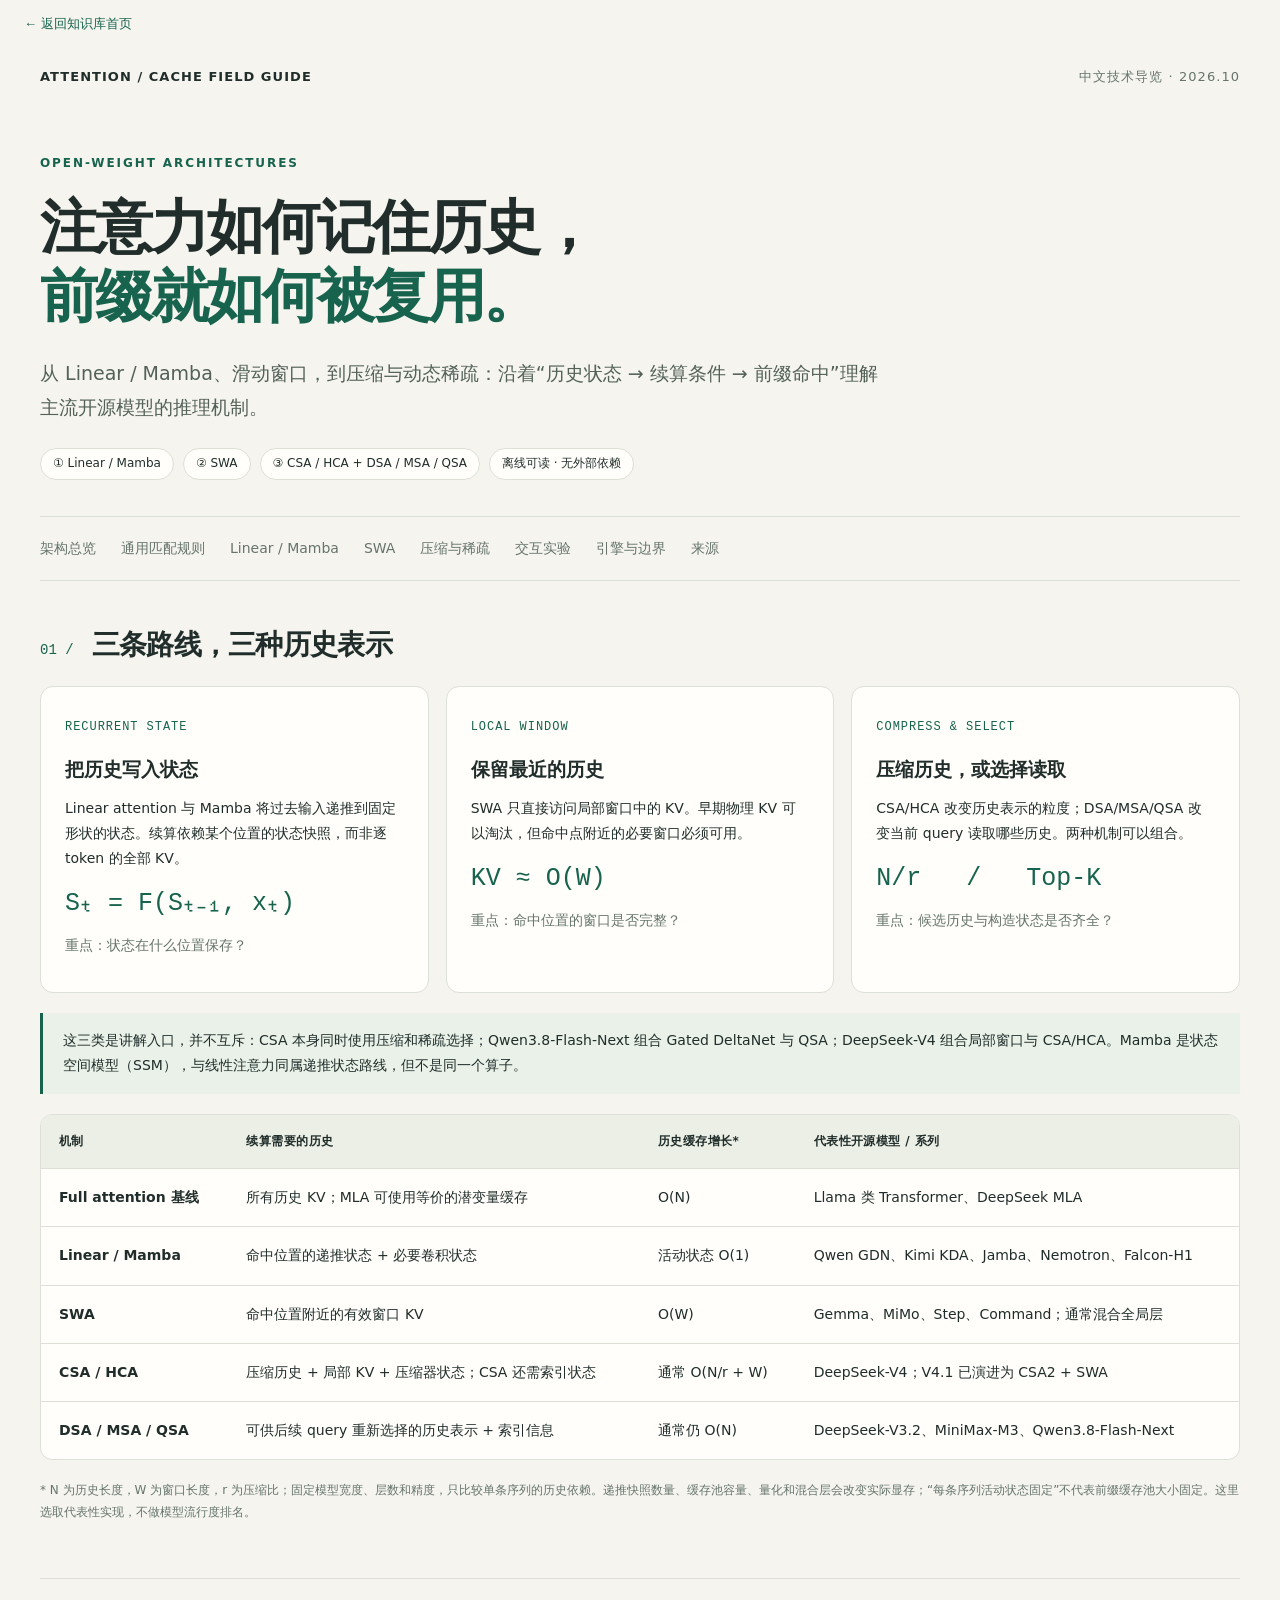
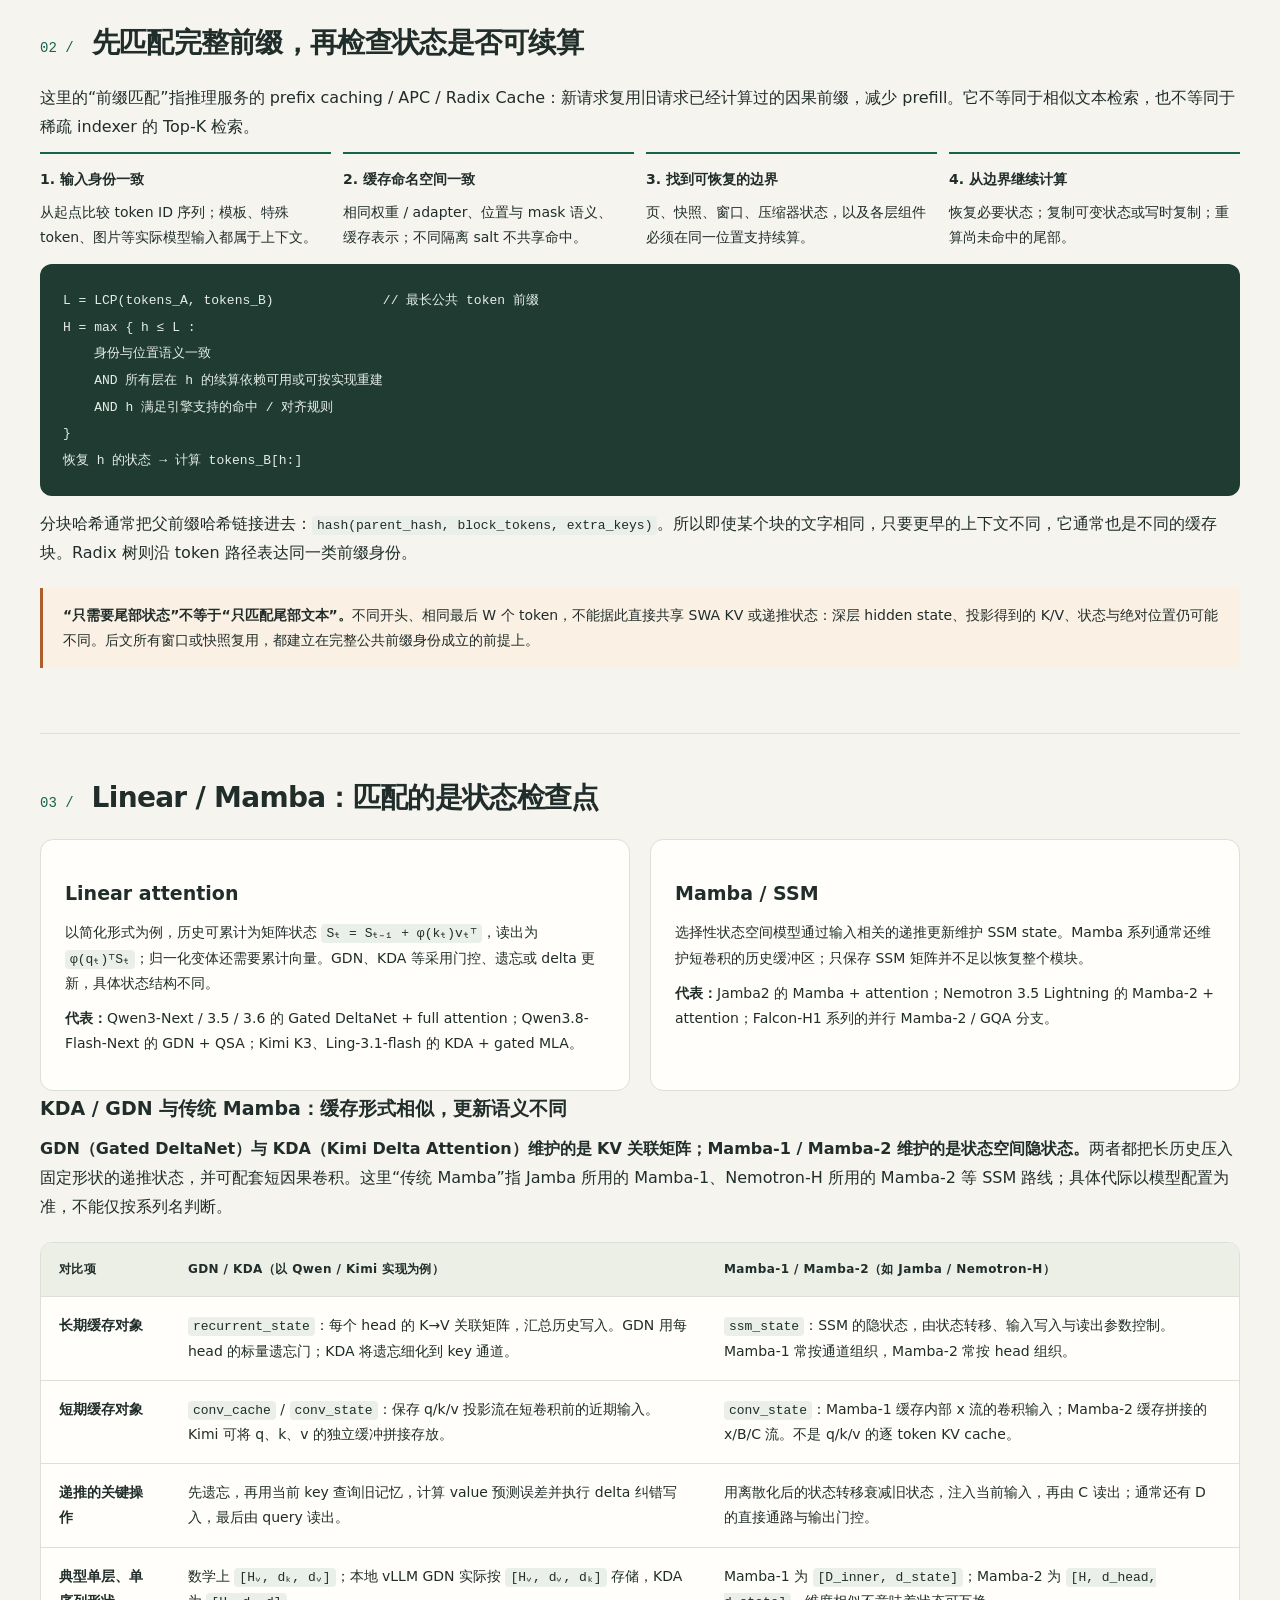
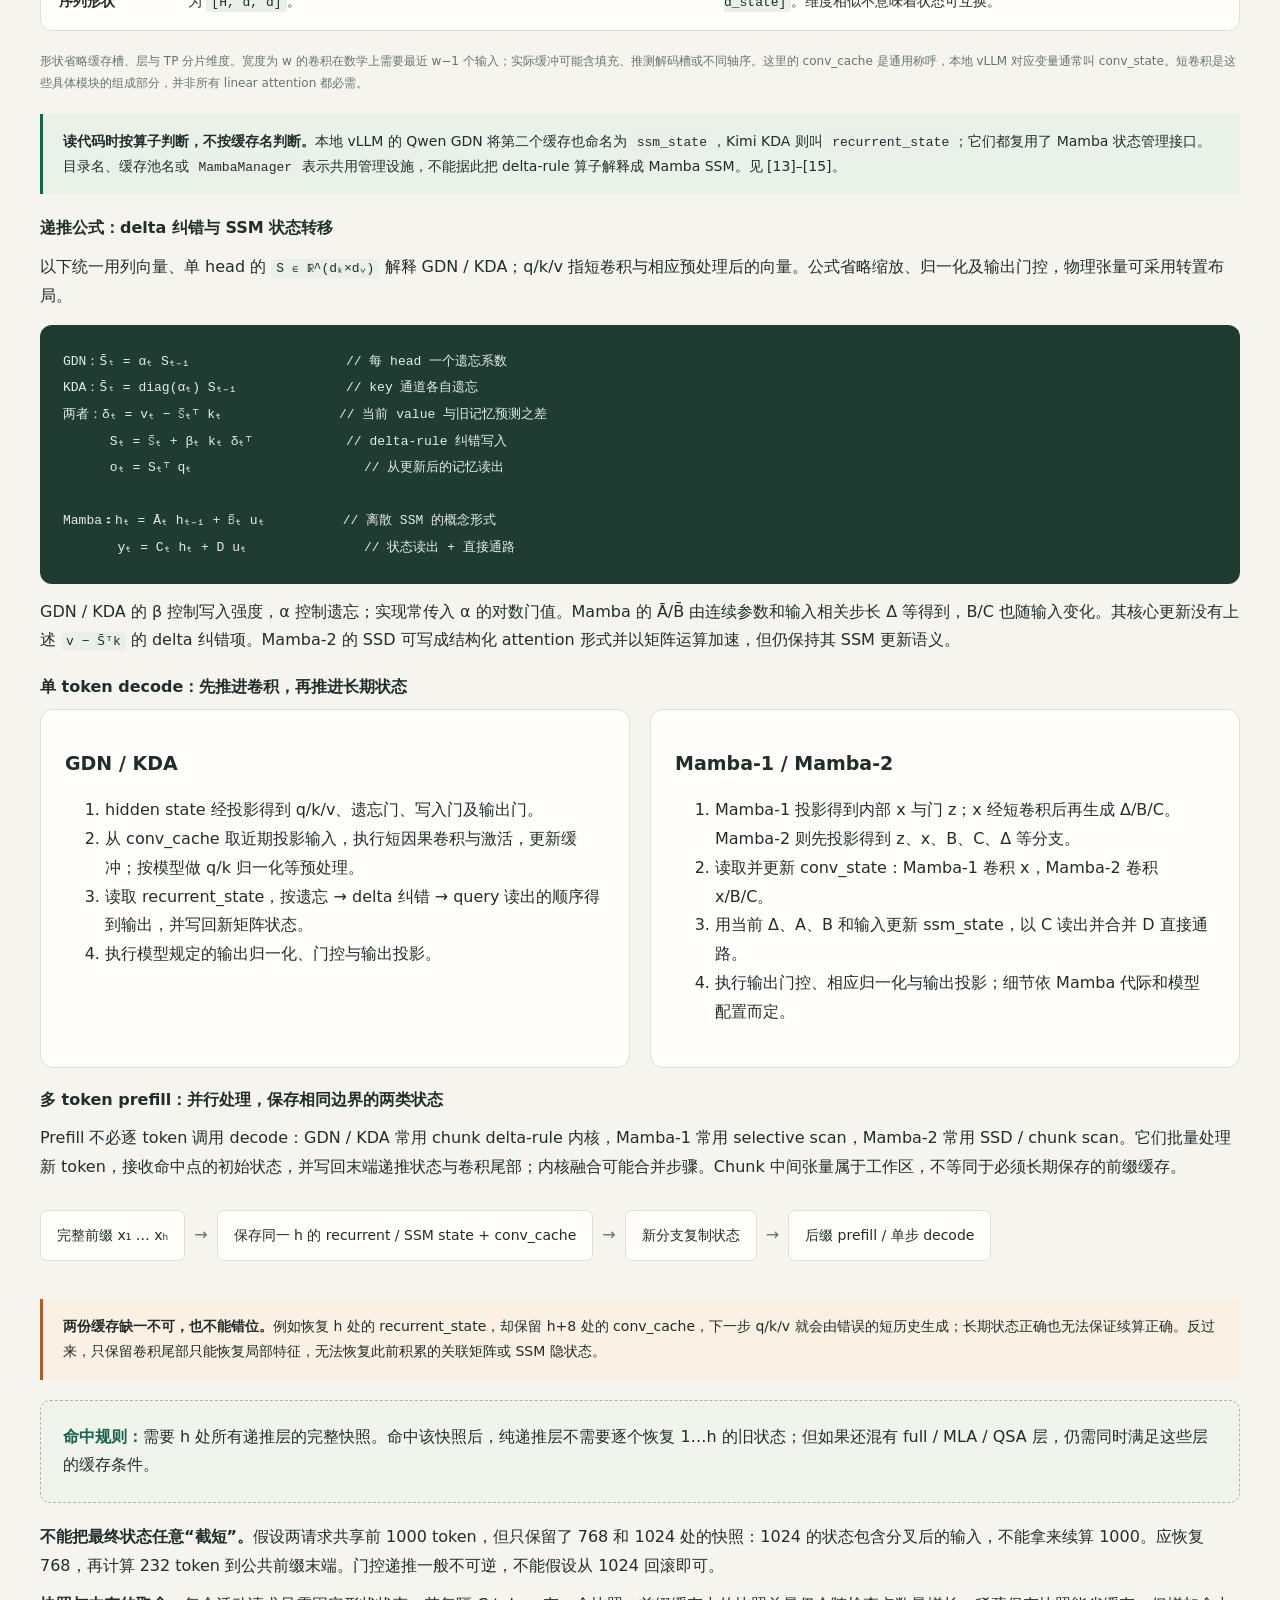
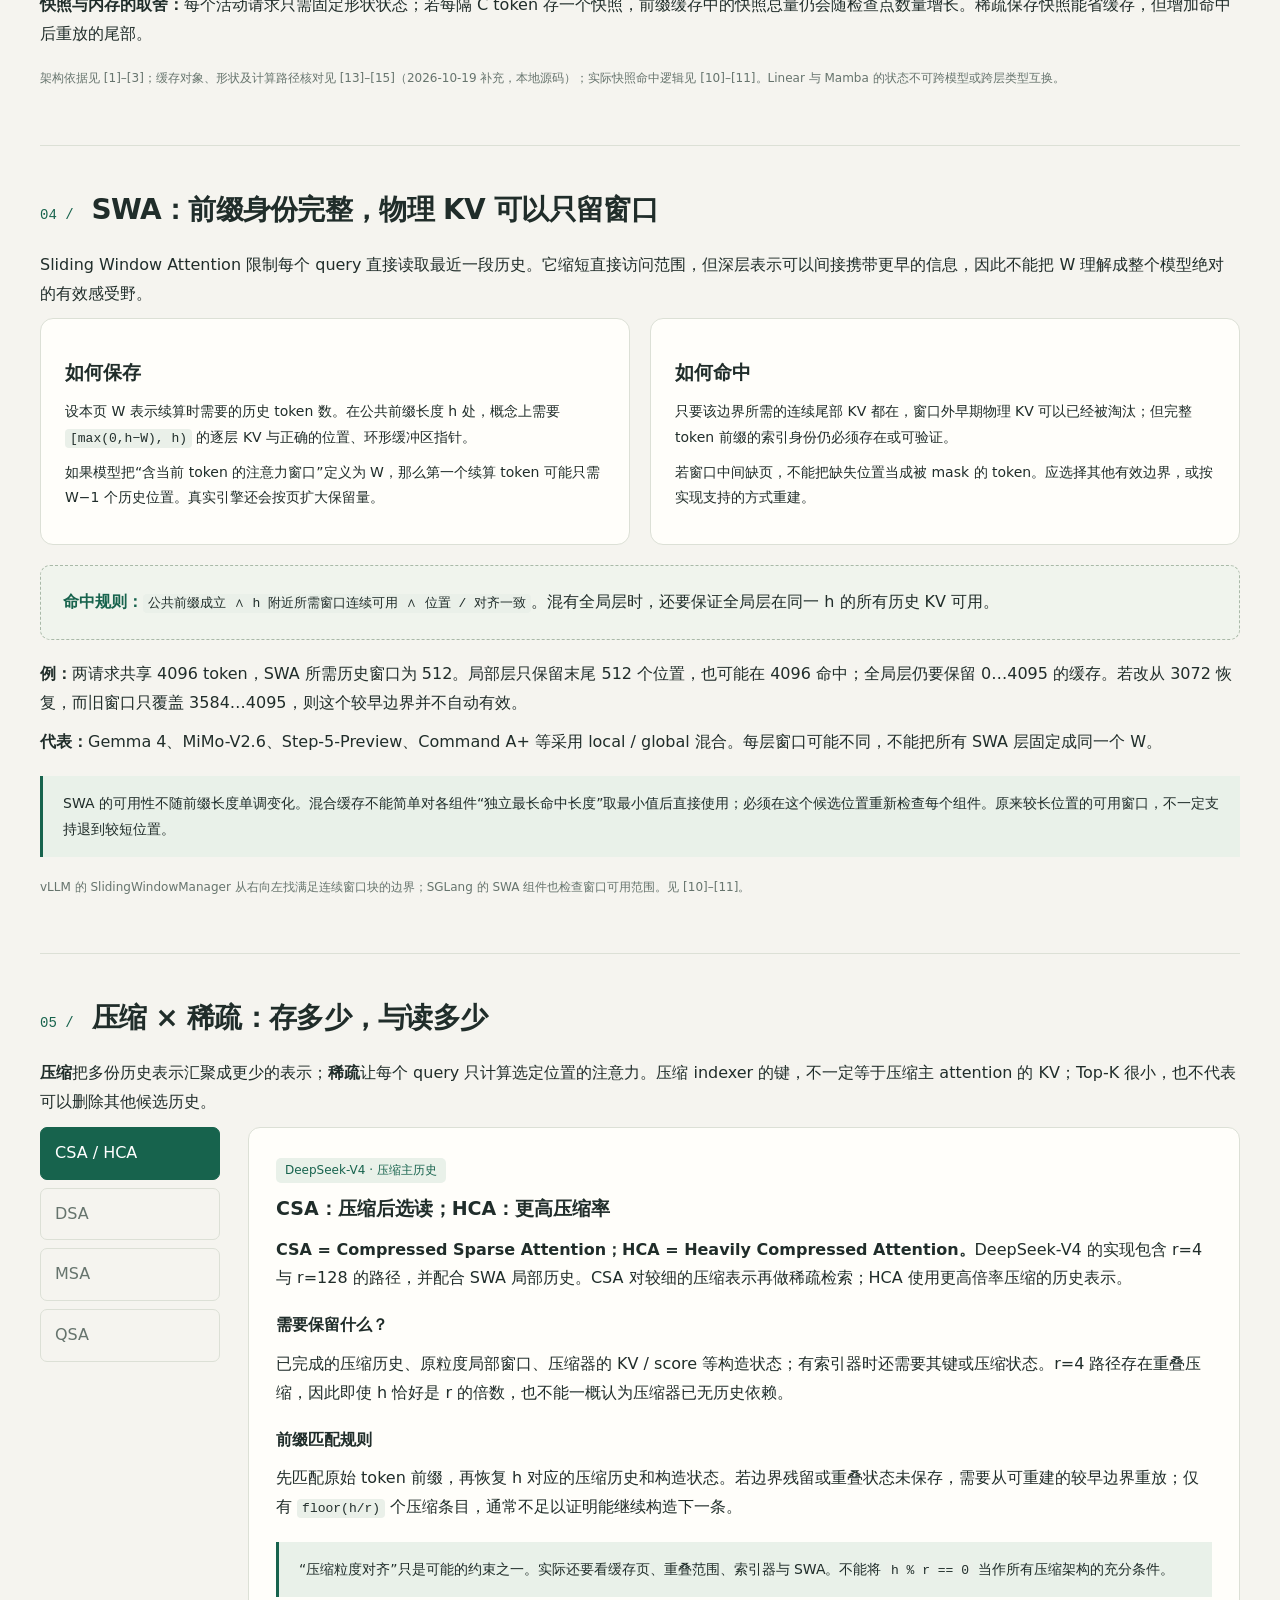
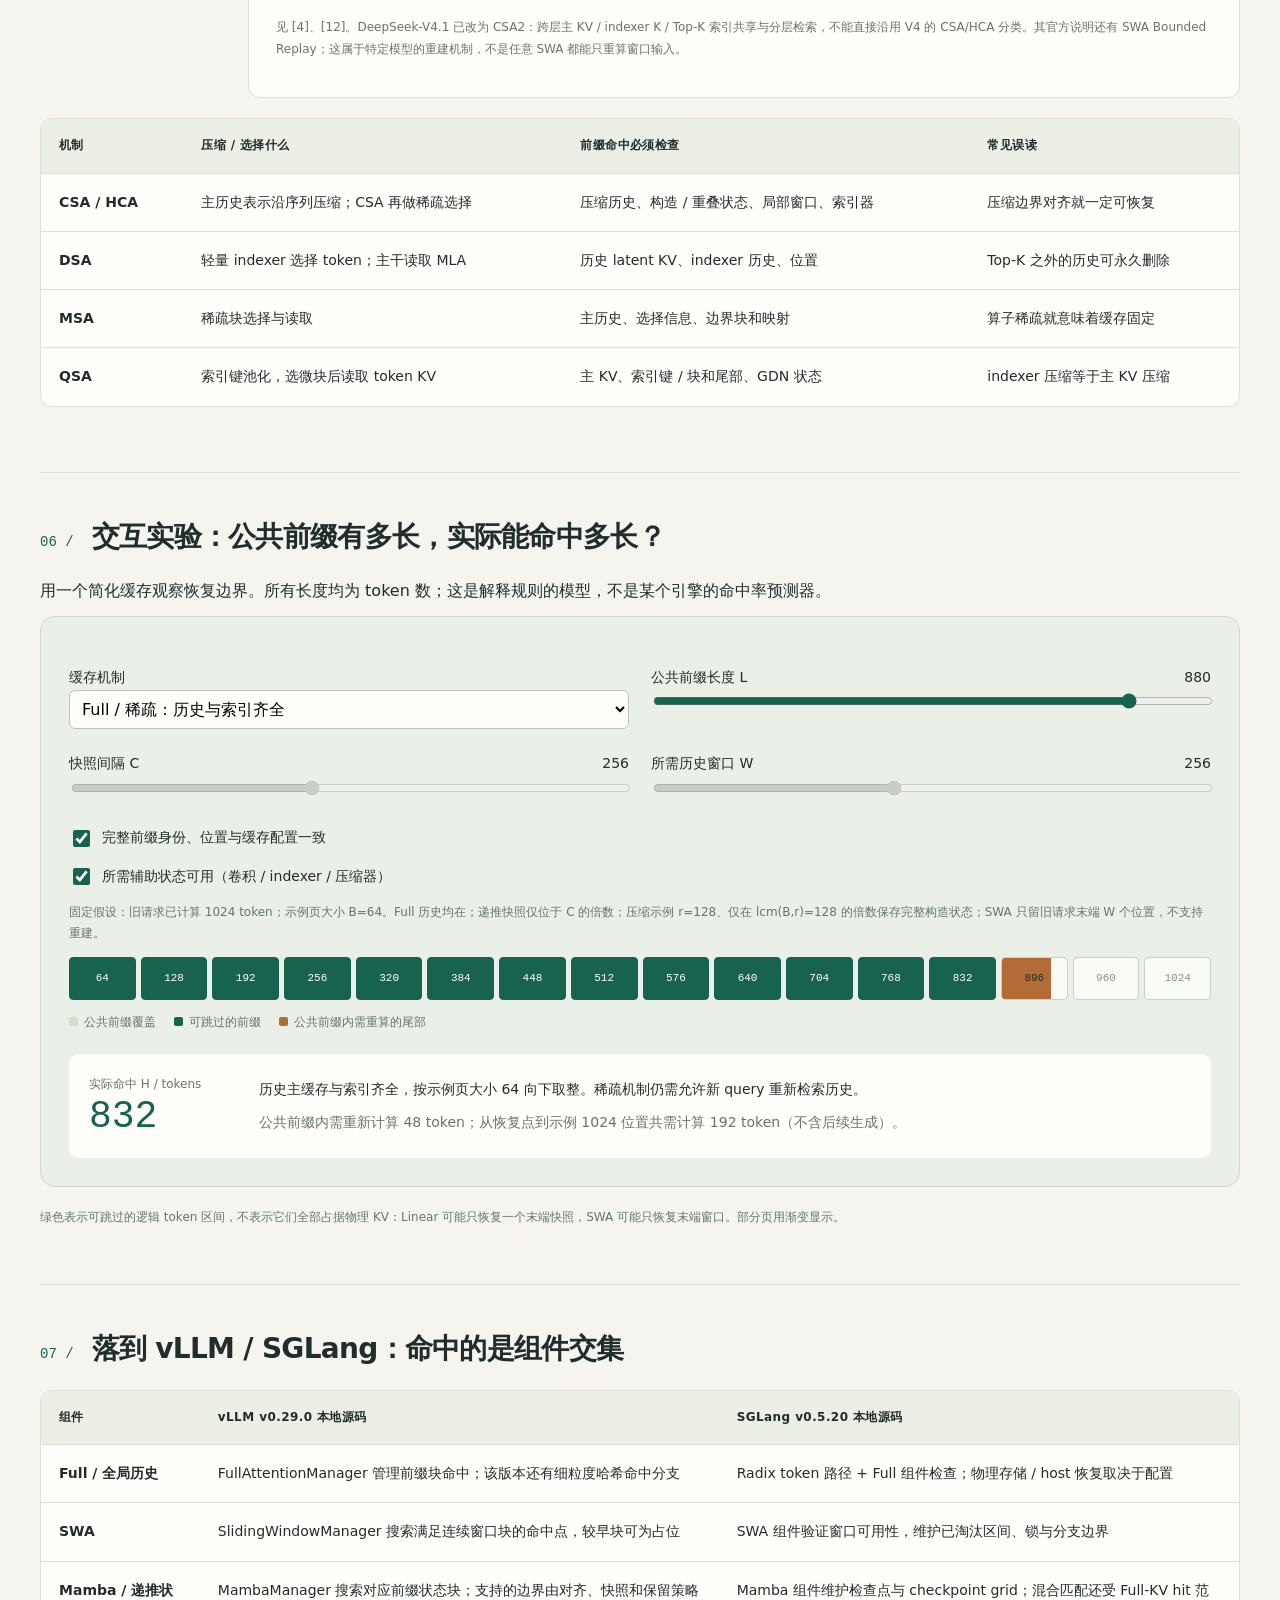
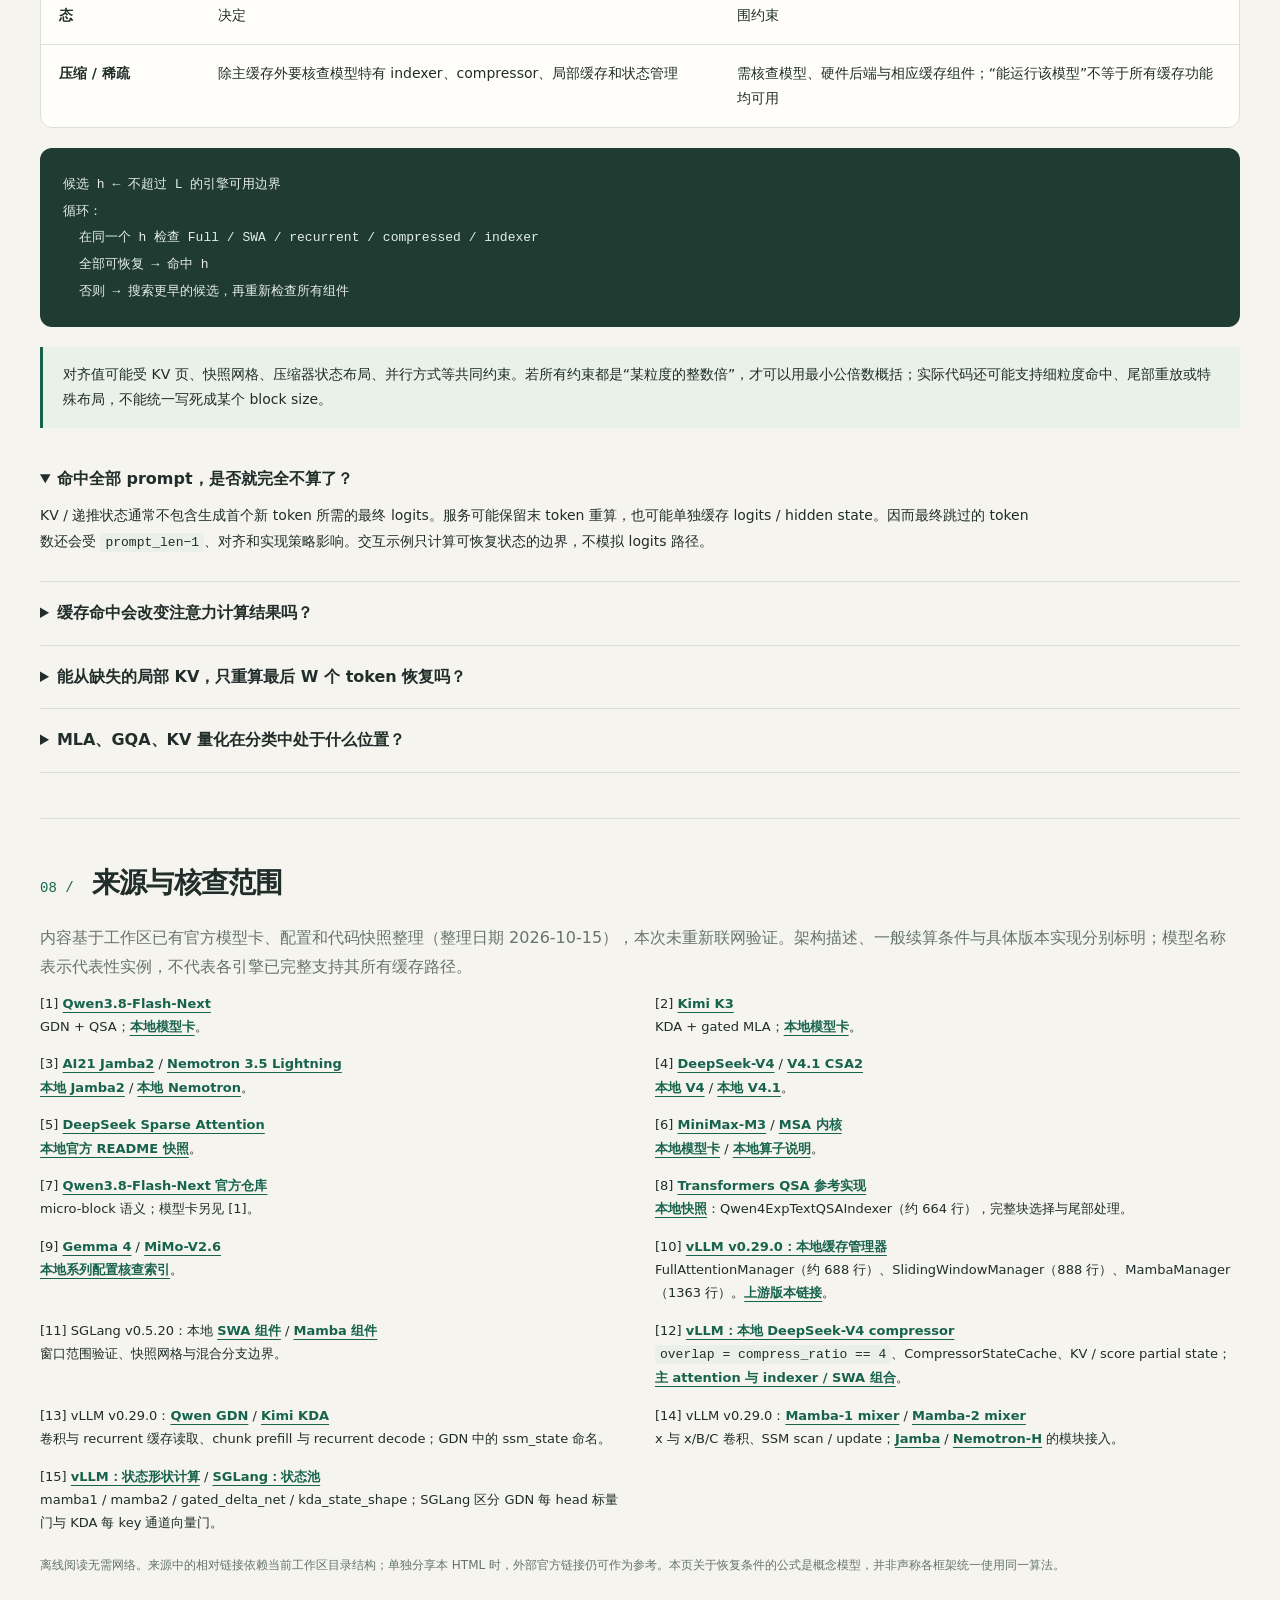
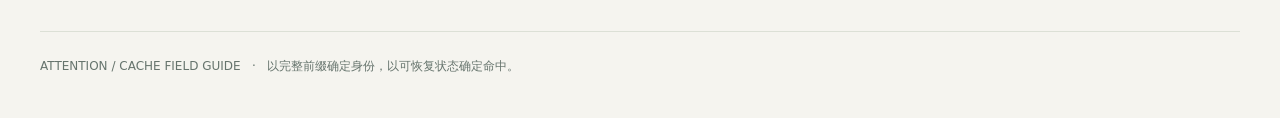
<file: docs/mainstream_attention_arch.html>
<!doctype html>
<html lang="zh-CN">
<head>
<meta charset="utf-8"><meta name="viewport" content="width=device-width,initial-scale=1">
<title>主流开源注意力架构 · 状态与前缀匹配</title>
<style>
:root{--bg:#f5f4ef;--paper:#fffefa;--ink:#202d2a;--muted:#66746d;--line:#dce0d6;--green:#17634d;--soft:#e9f1e9;--blue:#426aa2;--orange:#ae5e2b;--purple:#7860a3}*{box-sizing:border-box}html{scroll-behavior:smooth;scroll-padding-top:24px}body{margin:0;background:var(--bg);color:var(--ink);font:16px/1.8 "Segoe UI","Microsoft YaHei",system-ui,sans-serif}a{color:var(--green);text-underline-offset:4px}button,input,select{font:inherit}button{cursor:pointer}header,main,footer{max-width:1280px;margin:auto;padding:0 40px}.top{padding-top:30px;display:flex;align-items:center;justify-content:space-between;font-size:13px;letter-spacing:.08em}.brand{font-weight:750}.edition{color:var(--muted)}.hero{padding:65px 0 36px;max-width:950px}.kicker{font-size:12px;letter-spacing:.16em;color:var(--green);font-weight:750}h1{font-size:clamp(32px,4.8vw,58px);line-height:1.2;letter-spacing:-.045em;margin:18px 0 24px;font-weight:750}h1 span{color:var(--green)}.lead{font-size:19px;max-width:840px;color:#536159}.chips{display:flex;gap:9px;flex-wrap:wrap;margin-top:24px}.chip{border:1px solid var(--line);border-radius:30px;padding:4px 12px;font-size:12px;background:var(--paper)}nav{display:flex;gap:25px;flex-wrap:wrap;padding:19px 0;border-top:1px solid var(--line);border-bottom:1px solid var(--line)}nav a{font-size:14px;color:var(--muted);text-decoration:none}nav a:hover{color:var(--green)}section{padding:45px 0;border-bottom:1px solid var(--line)}.section-title{display:flex;gap:18px;align-items:baseline;margin-bottom:22px}.num{font:14px Consolas,monospace;color:var(--green)}h2{font-size:28px;letter-spacing:-.025em;line-height:1.35;margin:0}h3{font-size:19px;margin:0 0 10px}h4{font-size:16px;margin:18px 0 7px}p{margin:10px 0}.muted,small{color:var(--muted)}.grid3{display:grid;grid-template-columns:repeat(3,1fr);gap:17px}.grid2{display:grid;grid-template-columns:1fr 1fr;gap:20px}.card{background:var(--paper);border:1px solid var(--line);border-radius:13px;padding:24px}.card .label{font:12px Consolas,monospace;letter-spacing:.08em;color:var(--green)}.card h3{margin-top:12px}.card p{font-size:14px}.metric{font:25px/1.5 Consolas,monospace;color:var(--green);margin-top:14px}.note{border-left:3px solid var(--green);padding:15px 20px;background:var(--soft);margin:20px 0;font-size:14px}.note.amber{border-color:var(--orange);background:#faf0e4}.table-wrap{overflow:auto;border:1px solid var(--line);border-radius:12px;background:var(--paper);margin:20px 0}table{width:100%;border-collapse:collapse;font-size:14px;min-width:800px}th{text-align:left;background:#ecefe6;font-size:12px;letter-spacing:.035em}th,td{padding:16px 18px;border-bottom:1px solid var(--line);vertical-align:top}tr:last-child td{border-bottom:0}td:first-child{font-weight:650}code{font:13px/1.7 Consolas,monospace;background:#eaf0e9;padding:2px 5px;border-radius:4px;overflow-wrap:anywhere}pre{white-space:pre-wrap;background:#203b32;color:#e4eee7;padding:23px;border-radius:12px;font:14px/1.9 Consolas,monospace;overflow:auto}pre code{background:none;color:inherit;padding:0}.steps{display:grid;grid-template-columns:repeat(4,1fr);gap:12px}.step{border-top:2px solid var(--green);padding:13px 10px 0 0;font-size:14px}.step strong{display:block;margin-bottom:8px}.flow{display:flex;align-items:center;gap:9px;flex-wrap:wrap;padding:18px 0}.box{border:1px solid var(--line);background:var(--paper);padding:12px 16px;border-radius:7px;font-size:14px}.arrow{color:var(--muted)}.rule{margin:20px 0;padding:22px;border:1px dashed #a9b9a8;border-radius:10px;background:#f0f4ed}.rule strong{color:var(--green)}.families{display:grid;grid-template-columns:180px 1fr;gap:28px}.family-nav{display:flex;flex-direction:column;gap:8px}.family-nav button{border:1px solid var(--line);background:transparent;border-radius:7px;text-align:left;padding:11px 14px;color:var(--muted)}.family-nav button[aria-selected="true"]{background:var(--green);color:white;border-color:var(--green)}.family-panel{background:var(--paper);border:1px solid var(--line);border-radius:12px;padding:27px}.family-panel[hidden]{display:none}.pill{display:inline-block;padding:2px 9px;border-radius:5px;background:var(--soft);font-size:12px;color:var(--green);margin-bottom:8px}.demo{background:#eaf0e7;border:1px solid #ccd9c8;border-radius:15px;padding:28px}.controls{display:grid;grid-template-columns:1fr 1fr;gap:22px;margin:20px 0}.control label{display:flex;justify-content:space-between;font-size:14px}.control input[type=range]{width:100%;accent-color:var(--green)}.control select{width:100%;padding:8px;background:var(--paper);border:1px solid #b9c7b7;border-radius:6px}.check{display:flex;align-items:center;gap:9px;font-size:14px;margin:13px 0}.check input{accent-color:var(--green);width:17px;height:17px}.blocks{display:grid;grid-template-columns:repeat(16,1fr);gap:5px;margin:12px 0}.block{height:43px;border:1px solid #c9d2c3;border-radius:4px;display:flex;align-items:center;justify-content:center;font:11px Consolas,monospace;background:#f8faf5;color:#8a9685}.block.common{background:#d0decb;color:#44543d}.block.hit{background:var(--green);color:#fff;border-color:var(--green)}.block.tail{background:#b46c36;color:white;border-color:#b46c36}.legend{display:flex;flex-wrap:wrap;gap:18px;font-size:12px;color:var(--muted)}.legend span:before{content:"";display:inline-block;width:9px;height:9px;border-radius:2px;background:#d0decb;margin-right:6px}.legend span:nth-child(2):before{background:var(--green)}.legend span:nth-child(3):before{background:#b46c36}.result{display:grid;grid-template-columns:150px 1fr;gap:20px;align-items:center;background:var(--paper);padding:20px;border-radius:10px;margin-top:20px}.result-number{font:38px Consolas,monospace;color:var(--green)}.result p{font-size:14px;margin:0}details{padding:17px 0;border-bottom:1px solid var(--line)}summary{cursor:pointer;font-weight:650}details p{font-size:14px;max-width:1000px}.sources{display:grid;grid-template-columns:1fr 1fr;gap:14px 30px;font-size:13px}.sources p{margin:0;overflow-wrap:anywhere}.sources a{font-weight:650}.source-note{font-size:12px;margin-top:20px;color:var(--muted)}footer{padding-top:24px;padding-bottom:40px;font-size:12px;color:var(--muted)}button:focus-visible,a:focus-visible,input:focus-visible,select:focus-visible,summary:focus-visible{outline:3px solid #d8924c;outline-offset:4px}@media(max-width:850px){header,main,footer{padding-left:20px;padding-right:20px}.hero{padding-top:42px}.grid3,.grid2,.controls,.sources{grid-template-columns:1fr}.steps{grid-template-columns:1fr 1fr}.families{grid-template-columns:1fr}.family-nav{flex-direction:row;flex-wrap:wrap}.family-nav button{flex:1;white-space:nowrap}.blocks{grid-template-columns:repeat(8,1fr)}.result{grid-template-columns:1fr}.edition{font-size:11px}.card{padding:20px}nav{gap:15px}.demo{padding:20px}}@media print{body{background:white;font-size:12px}.top,nav,.demo,.family-nav{display:none}.hero{padding:20px 0}h1{font-size:32px}section{padding:22px 0}.family-panel[hidden]{display:block}.families,.sources{display:block}.family-panel{margin-bottom:16px}.card,.family-panel,pre,tr{break-inside:avoid}a{color:inherit}header,main,footer{max-width:none;padding:0}details p{display:block}table{min-width:0;font-size:11px}}
</style>
<style>.knowledge-home-link{display:block;max-width:1280px;margin:0 auto;padding:14px 24px 0;color:#17634d;font:13px/1.6 "Segoe UI","Microsoft YaHei",sans-serif;text-decoration:none}.knowledge-home-link:hover{text-decoration:underline}.knowledge-home-link:focus-visible{outline:3px solid #d8924c;outline-offset:3px}@media print{.knowledge-home-link{display:none}}</style>

</head>
<body>
<a class="knowledge-home-link" href="index.html">← 返回知识库首页</a>

<header>
 <div class="top"><div class="brand">ATTENTION / CACHE FIELD GUIDE</div><div class="edition">中文技术导览 · 2026.10</div></div>
 <div class="hero"><div class="kicker">OPEN-WEIGHT ARCHITECTURES</div><h1>注意力如何记住历史，<br><span>前缀就如何被复用。</span></h1><p class="lead">从 Linear / Mamba、滑动窗口，到压缩与动态稀疏：沿着“历史状态 → 续算条件 → 前缀命中”理解主流开源模型的推理机制。</p><div class="chips"><span class="chip">① Linear / Mamba</span><span class="chip">② SWA</span><span class="chip">③ CSA / HCA + DSA / MSA / QSA</span><span class="chip">离线可读 · 无外部依赖</span></div></div>
 <nav aria-label="目录"><a href="#map">架构总览</a><a href="#common">通用匹配规则</a><a href="#linear">Linear / Mamba</a><a href="#swa">SWA</a><a href="#sparse">压缩与稀疏</a><a href="#lab">交互实验</a><a href="#engine">引擎与边界</a><a href="#sources">来源</a></nav>
</header>
<main>
<section id="map"><div class="section-title"><span class="num">01 /</span><h2>三条路线，三种历史表示</h2></div>
<div class="grid3"><article class="card"><span class="label">RECURRENT STATE</span><h3>把历史写入状态</h3><p>Linear attention 与 Mamba 将过去输入递推到固定形状的状态。续算依赖某个位置的状态快照，而非逐 token 的全部 KV。</p><div class="metric">Sₜ = F(Sₜ₋₁, xₜ)</div><p class="muted">重点：状态在什么位置保存？</p></article><article class="card"><span class="label">LOCAL WINDOW</span><h3>保留最近的历史</h3><p>SWA 只直接访问局部窗口中的 KV。早期物理 KV 可以淘汰，但命中点附近的必要窗口必须可用。</p><div class="metric">KV ≈ O(W)</div><p class="muted">重点：命中位置的窗口是否完整？</p></article><article class="card"><span class="label">COMPRESS & SELECT</span><h3>压缩历史，或选择读取</h3><p>CSA/HCA 改变历史表示的粒度；DSA/MSA/QSA 改变当前 query 读取哪些历史。两种机制可以组合。</p><div class="metric">N/r &nbsp; / &nbsp; Top-K</div><p class="muted">重点：候选历史与构造状态是否齐全？</p></article></div>
<div class="note">这三类是讲解入口，并不互斥：CSA 本身同时使用压缩和稀疏选择；Qwen3.8-Flash-Next 组合 Gated DeltaNet 与 QSA；DeepSeek-V4 组合局部窗口与 CSA/HCA。Mamba 是状态空间模型（SSM），与线性注意力同属递推状态路线，但不是同一个算子。</div>
<div class="table-wrap"><table><thead><tr><th>机制</th><th>续算需要的历史</th><th>历史缓存增长*</th><th>代表性开源模型 / 系列</th></tr></thead><tbody>
<tr><td>Full attention 基线</td><td>所有历史 KV；MLA 可使用等价的潜变量缓存</td><td>O(N)</td><td>Llama 类 Transformer、DeepSeek MLA</td></tr>
<tr><td>Linear / Mamba</td><td>命中位置的递推状态 + 必要卷积状态</td><td>活动状态 O(1)</td><td>Qwen GDN、Kimi KDA、Jamba、Nemotron、Falcon-H1</td></tr>
<tr><td>SWA</td><td>命中位置附近的有效窗口 KV</td><td>O(W)</td><td>Gemma、MiMo、Step、Command；通常混合全局层</td></tr>
<tr><td>CSA / HCA</td><td>压缩历史 + 局部 KV + 压缩器状态；CSA 还需索引状态</td><td>通常 O(N/r + W)</td><td>DeepSeek-V4；V4.1 已演进为 CSA2 + SWA</td></tr>
<tr><td>DSA / MSA / QSA</td><td>可供后续 query 重新选择的历史表示 + 索引信息</td><td>通常仍 O(N)</td><td>DeepSeek-V3.2、MiniMax-M3、Qwen3.8-Flash-Next</td></tr>
</tbody></table></div><p class="source-note">* N 为历史长度，W 为窗口长度，r 为压缩比；固定模型宽度、层数和精度，只比较单条序列的历史依赖。递推快照数量、缓存池容量、量化和混合层会改变实际显存；“每条序列活动状态固定”不代表前缀缓存池大小固定。这里选取代表性实现，不做模型流行度排名。</p>
</section>
<section id="common"><div class="section-title"><span class="num">02 /</span><h2>先匹配完整前缀，再检查状态是否可续算</h2></div><p>这里的“前缀匹配”指推理服务的 prefix caching / APC / Radix Cache：新请求复用旧请求已经计算过的因果前缀，减少 prefill。它不等同于相似文本检索，也不等同于稀疏 indexer 的 Top-K 检索。</p>
<div class="steps"><div class="step"><strong>1. 输入身份一致</strong>从起点比较 token ID 序列；模板、特殊 token、图片等实际模型输入都属于上下文。</div><div class="step"><strong>2. 缓存命名空间一致</strong>相同权重 / adapter、位置与 mask 语义、缓存表示；不同隔离 salt 不共享命中。</div><div class="step"><strong>3. 找到可恢复的边界</strong>页、快照、窗口、压缩器状态，以及各层组件必须在同一位置支持续算。</div><div class="step"><strong>4. 从边界继续计算</strong>恢复必要状态；复制可变状态或写时复制；重算尚未命中的尾部。</div></div>
<pre><code>L = LCP(tokens_A, tokens_B)              // 最长公共 token 前缀
H = max { h ≤ L :
    身份与位置语义一致
    AND 所有层在 h 的续算依赖可用或可按实现重建
    AND h 满足引擎支持的命中 / 对齐规则
}
恢复 h 的状态 → 计算 tokens_B[h:]</code></pre>
<p>分块哈希通常把父前缀哈希链接进去：<code>hash(parent_hash, block_tokens, extra_keys)</code>。所以即使某个块的文字相同，只要更早的上下文不同，它通常也是不同的缓存块。Radix 树则沿 token 路径表达同一类前缀身份。</p>
<div class="note amber"><strong>“只需要尾部状态”不等于“只匹配尾部文本”。</strong>不同开头、相同最后 W 个 token，不能据此直接共享 SWA KV 或递推状态：深层 hidden state、投影得到的 K/V、状态与绝对位置仍可能不同。后文所有窗口或快照复用，都建立在完整公共前缀身份成立的前提上。</div>
</section>
<section id="linear"><div class="section-title"><span class="num">03 /</span><h2>Linear / Mamba：匹配的是状态检查点</h2></div>
<div class="grid2"><article class="card"><h3>Linear attention</h3><p>以简化形式为例，历史可累计为矩阵状态 <code>Sₜ = Sₜ₋₁ + φ(kₜ)vₜᵀ</code>，读出为 <code>φ(qₜ)ᵀSₜ</code>；归一化变体还需要累计向量。GDN、KDA 等采用门控、遗忘或 delta 更新，具体状态结构不同。</p><p><strong>代表：</strong>Qwen3-Next / 3.5 / 3.6 的 Gated DeltaNet + full attention；Qwen3.8-Flash-Next 的 GDN + QSA；Kimi K3、Ling-3.1-flash 的 KDA + gated MLA。</p></article><article class="card"><h3>Mamba / SSM</h3><p>选择性状态空间模型通过输入相关的递推更新维护 SSM state。Mamba 系列通常还维护短卷积的历史缓冲区；只保存 SSM 矩阵并不足以恢复整个模块。</p><p><strong>代表：</strong>Jamba2 的 Mamba + attention；Nemotron 3.5 Lightning 的 Mamba-2 + attention；Falcon-H1 系列的并行 Mamba-2 / GQA 分支。</p></article></div>
<h3>KDA / GDN 与传统 Mamba：缓存形式相似，更新语义不同</h3>
<p><strong>GDN（Gated DeltaNet）与 KDA（Kimi Delta Attention）维护的是 KV 关联矩阵；Mamba-1 / Mamba-2 维护的是状态空间隐状态。</strong>两者都把长历史压入固定形状的递推状态，并可配套短因果卷积。这里“传统 Mamba”指 Jamba 所用的 Mamba-1、Nemotron-H 所用的 Mamba-2 等 SSM 路线；具体代际以模型配置为准，不能仅按系列名判断。</p>
<div class="table-wrap"><table><thead><tr><th>对比项</th><th>GDN / KDA（以 Qwen / Kimi 实现为例）</th><th>Mamba-1 / Mamba-2（如 Jamba / Nemotron-H）</th></tr></thead><tbody>
<tr><td>长期缓存对象</td><td><code>recurrent_state</code>：每个 head 的 K→V 关联矩阵，汇总历史写入。GDN 用每 head 的标量遗忘门；KDA 将遗忘细化到 key 通道。</td><td><code>ssm_state</code>：SSM 的隐状态，由状态转移、输入写入与读出参数控制。Mamba-1 常按通道组织，Mamba-2 常按 head 组织。</td></tr>
<tr><td>短期缓存对象</td><td><code>conv_cache</code> / <code>conv_state</code>：保存 q/k/v 投影流在短卷积前的近期输入。Kimi 可将 q、k、v 的独立缓冲拼接存放。</td><td><code>conv_state</code>：Mamba-1 缓存内部 x 流的卷积输入；Mamba-2 缓存拼接的 x/B/C 流。不是 q/k/v 的逐 token KV cache。</td></tr>
<tr><td>递推的关键操作</td><td>先遗忘，再用当前 key 查询旧记忆，计算 value 预测误差并执行 delta 纠错写入，最后由 query 读出。</td><td>用离散化后的状态转移衰减旧状态，注入当前输入，再由 C 读出；通常还有 D 的直接通路与输出门控。</td></tr>
<tr><td>典型单层、单序列形状</td><td>数学上 <code>[Hᵥ, dₖ, dᵥ]</code>；本地 vLLM GDN 实际按 <code>[Hᵥ, dᵥ, dₖ]</code> 存储，KDA 为 <code>[H, d, d]</code>。</td><td>Mamba-1 为 <code>[D_inner, d_state]</code>；Mamba-2 为 <code>[H, d_head, d_state]</code>。维度相似不意味着状态可互换。</td></tr>
</tbody></table></div>
<p class="source-note">形状省略缓存槽、层与 TP 分片维度。宽度为 w 的卷积在数学上需要最近 w−1 个输入；实际缓冲可能含填充、推测解码槽或不同轴序。这里的 conv_cache 是通用称呼，本地 vLLM 对应变量通常叫 conv_state。短卷积是这些具体模块的组成部分，并非所有 linear attention 都必需。</p>
<div class="note"><strong>读代码时按算子判断，不按缓存名判断。</strong>本地 vLLM 的 Qwen GDN 将第二个缓存也命名为 <code>ssm_state</code>，Kimi KDA 则叫 <code>recurrent_state</code>；它们都复用了 Mamba 状态管理接口。目录名、缓存池名或 <code>MambaManager</code> 表示共用管理设施，不能据此把 delta-rule 算子解释成 Mamba SSM。见 [13]–[15]。</div>
<h4>递推公式：delta 纠错与 SSM 状态转移</h4>
<p>以下统一用列向量、单 head 的 <code>S ∈ ℝ^(dₖ×dᵥ)</code> 解释 GDN / KDA；q/k/v 指短卷积与相应预处理后的向量。公式省略缩放、归一化及输出门控，物理张量可采用转置布局。</p>
<pre><code>GDN：S̄ₜ = αₜ Sₜ₋₁                    // 每 head 一个遗忘系数
KDA：S̄ₜ = diag(αₜ) Sₜ₋₁              // key 通道各自遗忘
两者：δₜ = vₜ − S̄ₜᵀ kₜ               // 当前 value 与旧记忆预测之差
      Sₜ = S̄ₜ + βₜ kₜ δₜᵀ            // delta-rule 纠错写入
      oₜ = Sₜᵀ qₜ                      // 从更新后的记忆读出

Mamba：hₜ = Āₜ hₜ₋₁ + B̄ₜ uₜ          // 离散 SSM 的概念形式
       yₜ = Cₜ hₜ + D uₜ               // 状态读出 + 直接通路</code></pre>
<p>GDN / KDA 的 β 控制写入强度，α 控制遗忘；实现常传入 α 的对数门值。Mamba 的 Ā/B̄ 由连续参数和输入相关步长 Δ 等得到，B/C 也随输入变化。其核心更新没有上述 <code>v − S̄ᵀk</code> 的 delta 纠错项。Mamba-2 的 SSD 可写成结构化 attention 形式并以矩阵运算加速，但仍保持其 SSM 更新语义。</p>
<h4>单 token decode：先推进卷积，再推进长期状态</h4>
<div class="grid2"><article class="card"><h3>GDN / KDA</h3><ol><li>hidden state 经投影得到 q/k/v、遗忘门、写入门及输出门。</li><li>从 conv_cache 取近期投影输入，执行短因果卷积与激活，更新缓冲；按模型做 q/k 归一化等预处理。</li><li>读取 recurrent_state，按遗忘 → delta 纠错 → query 读出的顺序得到输出，并写回新矩阵状态。</li><li>执行模型规定的输出归一化、门控与输出投影。</li></ol></article><article class="card"><h3>Mamba-1 / Mamba-2</h3><ol><li>Mamba-1 投影得到内部 x 与门 z；x 经短卷积后再生成 Δ/B/C。Mamba-2 则先投影得到 z、x、B、C、Δ 等分支。</li><li>读取并更新 conv_state：Mamba-1 卷积 x，Mamba-2 卷积 x/B/C。</li><li>用当前 Δ、A、B 和输入更新 ssm_state，以 C 读出并合并 D 直接通路。</li><li>执行输出门控、相应归一化与输出投影；细节依 Mamba 代际和模型配置而定。</li></ol></article></div>
<h4>多 token prefill：并行处理，保存相同边界的两类状态</h4>
<p>Prefill 不必逐 token 调用 decode：GDN / KDA 常用 chunk delta-rule 内核，Mamba-1 常用 selective scan，Mamba-2 常用 SSD / chunk scan。它们批量处理新 token，接收命中点的初始状态，并写回末端递推状态与卷积尾部；内核融合可能合并步骤。Chunk 中间张量属于工作区，不等同于必须长期保存的前缀缓存。</p>
<div class="flow" aria-label="递推前缀恢复流程"><div class="box">完整前缀 x₁ … xₕ</div><span class="arrow">→</span><div class="box">保存同一 h 的 recurrent / SSM state + conv_cache</div><span class="arrow">→</span><div class="box">新分支复制状态</div><span class="arrow">→</span><div class="box">后缀 prefill / 单步 decode</div></div>
<div class="note amber"><strong>两份缓存缺一不可，也不能错位。</strong>例如恢复 h 处的 recurrent_state，却保留 h+8 处的 conv_cache，下一步 q/k/v 就会由错误的短历史生成；长期状态正确也无法保证续算正确。反过来，只保留卷积尾部只能恢复局部特征，无法恢复此前积累的关联矩阵或 SSM 隐状态。</div>
<div class="rule"><strong>命中规则：</strong>需要 h 处所有递推层的完整快照。命中该快照后，纯递推层不需要逐个恢复 1…h 的旧状态；但如果还混有 full / MLA / QSA 层，仍需同时满足这些层的缓存条件。</div>
<p><strong>不能把最终状态任意“截短”。</strong>假设两请求共享前 1000 token，但只保留了 768 和 1024 处的快照：1024 的状态包含分叉后的输入，不能拿来续算 1000。应恢复 768，再计算 232 token 到公共前缀末端。门控递推一般不可逆，不能假设从 1024 回滚即可。</p>
<p><strong>快照与内存的取舍：</strong>每个活动请求只需固定形状状态；若每隔 C token 存一个快照，前缀缓存中的快照总量仍会随检查点数量增长。稀疏保存快照能省缓存，但增加命中后重放的尾部。</p>
<p class="source-note">架构依据见 [1]–[3]；缓存对象、形状及计算路径核对见 [13]–[15]（2026-10-19 补充，本地源码）；实际快照命中逻辑见 [10]–[11]。Linear 与 Mamba 的状态不可跨模型或跨层类型互换。</p>
</section>
<section id="swa"><div class="section-title"><span class="num">04 /</span><h2>SWA：前缀身份完整，物理 KV 可以只留窗口</h2></div>
<p>Sliding Window Attention 限制每个 query 直接读取最近一段历史。它缩短直接访问范围，但深层表示可以间接携带更早的信息，因此不能把 W 理解成整个模型绝对的有效感受野。</p>
<div class="grid2"><article class="card"><h3>如何保存</h3><p>设本页 W 表示续算时需要的历史 token 数。在公共前缀长度 h 处，概念上需要 <code>[max(0,h−W), h)</code> 的逐层 KV 与正确的位置、环形缓冲区指针。</p><p>如果模型把“含当前 token 的注意力窗口”定义为 W，那么第一个续算 token 可能只需 W−1 个历史位置。真实引擎还会按页扩大保留量。</p></article><article class="card"><h3>如何命中</h3><p>只要该边界所需的连续尾部 KV 都在，窗口外早期物理 KV 可以已经被淘汰；但完整 token 前缀的索引身份仍必须存在或可验证。</p><p>若窗口中间缺页，不能把缺失位置当成被 mask 的 token。应选择其他有效边界，或按实现支持的方式重建。</p></article></div>
<div class="rule"><strong>命中规则：</strong><code>公共前缀成立 ∧ h 附近所需窗口连续可用 ∧ 位置 / 对齐一致</code>。混有全局层时，还要保证全局层在同一 h 的所有历史 KV 可用。</div>
<p><strong>例：</strong>两请求共享 4096 token，SWA 所需历史窗口为 512。局部层只保留末尾 512 个位置，也可能在 4096 命中；全局层仍要保留 0…4095 的缓存。若改从 3072 恢复，而旧窗口只覆盖 3584…4095，则这个较早边界并不自动有效。</p>
<p><strong>代表：</strong>Gemma 4、MiMo-V2.6、Step-5-Preview、Command A+ 等采用 local / global 混合。每层窗口可能不同，不能把所有 SWA 层固定成同一个 W。</p>
<div class="note">SWA 的可用性不随前缀长度单调变化。混合缓存不能简单对各组件“独立最长命中长度”取最小值后直接使用；必须在这个候选位置重新检查每个组件。原来较长位置的可用窗口，不一定支持退到较短位置。</div><p class="source-note">vLLM 的 SlidingWindowManager 从右向左找满足连续窗口块的边界；SGLang 的 SWA 组件也检查窗口可用范围。见 [10]–[11]。</p>
</section>
<section id="sparse"><div class="section-title"><span class="num">05 /</span><h2>压缩 × 稀疏：存多少，与读多少</h2></div><p><strong>压缩</strong>把多份历史表示汇聚成更少的表示；<strong>稀疏</strong>让每个 query 只计算选定位置的注意力。压缩 indexer 的键，不一定等于压缩主 attention 的 KV；Top-K 很小，也不代表可以删除其他候选历史。</p>
<div class="families"><div class="family-nav" role="tablist" aria-label="压缩与稀疏机制" aria-orientation="vertical">
<button type="button" id="tab-csa" role="tab" aria-selected="true" aria-controls="panel-csa" tabindex="0" data-tab="csa">CSA / HCA</button>
<button type="button" id="tab-dsa" role="tab" aria-selected="false" aria-controls="panel-dsa" tabindex="-1" data-tab="dsa">DSA</button>
<button type="button" id="tab-msa" role="tab" aria-selected="false" aria-controls="panel-msa" tabindex="-1" data-tab="msa">MSA</button>
<button type="button" id="tab-qsa" role="tab" aria-selected="false" aria-controls="panel-qsa" tabindex="-1" data-tab="qsa">QSA</button></div>
<article class="family-panel" id="panel-csa" role="tabpanel" aria-labelledby="tab-csa" tabindex="0"><span class="pill">DeepSeek-V4 · 压缩主历史</span><h3>CSA：压缩后选读；HCA：更高压缩率</h3><p><strong>CSA = Compressed Sparse Attention；HCA = Heavily Compressed Attention。</strong>DeepSeek-V4 的实现包含 r=4 与 r=128 的路径，并配合 SWA 局部历史。CSA 对较细的压缩表示再做稀疏检索；HCA 使用更高倍率压缩的历史表示。</p><h4>需要保留什么？</h4><p>已完成的压缩历史、原粒度局部窗口、压缩器的 KV / score 等构造状态；有索引器时还需要其键或压缩状态。r=4 路径存在重叠压缩，因此即使 h 恰好是 r 的倍数，也不能一概认为压缩器已无历史依赖。</p><h4>前缀匹配规则</h4><p>先匹配原始 token 前缀，再恢复 h 对应的压缩历史和构造状态。若边界残留或重叠状态未保存，需要从可重建的较早边界重放；仅有 <code>floor(h/r)</code> 个压缩条目，通常不足以证明能继续构造下一条。</p><div class="note">“压缩粒度对齐”只是可能的约束之一。实际还要看缓存页、重叠范围、索引器与 SWA。不能将 <code>h % r == 0</code> 当作所有压缩架构的充分条件。</div><p class="source-note">见 [4]、[12]。DeepSeek-V4.1 已改为 CSA2：跨层主 KV / indexer K / Top-K 索引共享与分层检索，不能直接沿用 V4 的 CSA/HCA 分类。其官方说明还有 SWA Bounded Replay；这属于特定模型的重建机制，不是任意 SWA 都能只重算窗口输入。</p></article>
<article class="family-panel" id="panel-dsa" role="tabpanel" aria-labelledby="tab-dsa" tabindex="0" hidden><span class="pill">DeepSeek Sparse Attention · token 选择</span><h3>DSA：用轻量 indexer 选择历史 token</h3><p>DeepSeek-V3.2 系列引入 DSA。轻量索引器给候选历史打分、选出 Top-K token，主 attention 在被选位置上读取 MLA 缓存。MLA 是特征维度上的 KV 表示压缩，不能据此认为历史 token 数量已被压成常数。</p><h4>需要保留什么？</h4><p>后续 query 可能读取的历史 MLA 表示，以及索引器需要的历史键 / 等价信息。默认不能删除上一个 query 没选中的历史，因为下一个 query 的 Top-K 可以完全改变。</p><h4>前缀匹配规则</h4><p>公共 token 前缀与主历史缓存、indexer 历史共同命中。新 query 应执行新的选择；无需把它的 Top-K 集合与旧 query 比较。只恢复上一轮选中的 K 个位置，无法普遍保证精确续算。</p><div class="note">主要减少主注意力的历史读取和计算。主缓存及索引缓存仍可能随 N 增长；轻量索引本身也可能扫描随 N 增长的候选，不能把整个算子的复杂度直接写成 O(K)。</div><p class="source-note">代表：DeepSeek-V3.2 / V3.2-Exp；混合例子有 dots3 的 DSA + SWA。见 [5]。</p></article>
<article class="family-panel" id="panel-msa" role="tabpanel" aria-labelledby="tab-msa" tabindex="0" hidden><span class="pill">MiniMax Sparse Attention · block 选择</span><h3>MSA：按块选择，执行稀疏 attention</h3><p>此处 MSA 特指 <strong>MiniMax Sparse Attention</strong>。MiniMax-M3 将 dense GQA 层与 MSA 层混合；官方 MSA 仓库提供 block-sparse / Top-K 选择与稀疏 attention 内核。局部块、全局候选和选择策略需按具体模型配置理解。</p><h4>需要保留什么？</h4><p>供后续检索的主历史 K/V 或其模型规定的表示，以及选择器所需的索引 / 块信息。若实现使用摘要，需要可恢复其构造状态；块表、量化 scales 和位置映射也要一致。</p><h4>前缀匹配规则</h4><p>缓存身份仍由原始公共前缀决定，不由“选中了哪些块”决定。检查主 KV、选择元数据和边界块能否在 h 继续维护。attention 稀疏块大小与缓存分配页大小是不同概念，不应直接等同。</p><div class="note">官方算子的速度或内存占用收益，不等于整个模型历史缓存 O(1)。MiniMax Text-01 / M1 的 Lightning Attention 不能套用到 M3 的 MSA 描述中。</div><p class="source-note">MiniMax-M3：前 3 层 dense，后 57 层 sparse（本地配置快照）。模型介绍与算子仓库见 [6]。</p></article>
<article class="family-panel" id="panel-qsa" role="tabpanel" aria-labelledby="tab-qsa" tabindex="0" hidden><span class="pill">Qwen Sparse Attention · micro-block 选择</span><h3>QSA：压缩索引键，按微块读取主 KV</h3><p>Qwen3.8-Flash-Next 用 QSA 替换原先的 gated attention 分支，与 Gated DeltaNet 混合。官方说明强调 micro-block 粒度；所核对参考实现将 indexer 的历史键分组池化，对块打分，再展开为对应 token 的主 attention mask。</p><h4>需要保留什么？</h4><p>主 attention 历史 KV、indexer 历史键或等价块表示、未成块尾部；还需同一边界的 GDN 状态。该参考实现直接保留原始 indexer keys，再构造池化块，并不只存压缩摘要。</p><h4>前缀匹配规则</h4><p>在 h 同时恢复 QSA 历史与 GDN 快照。参考实现在可见完整块之外还纳入未成块尾部；不能只保留完整块，直接丢弃尾部 token。新 query 重新检索微块，历史 Top-K 集合不是公共前缀身份。</p><div class="note">QSA 的“压缩”首先发生在索引侧；主 KV 仍可保留逐 token 历史。它与 CSA 压缩主历史表示的路径不同，不能因都有 block pooling 就认为缓存规则相同。</div><p class="source-note">模型卡见 [7]；本地保存的 Transformers 参考实现见 [8]。参考 eager 实现用于解释语义，不代表生产内核的运行成本。</p></article></div>
<div class="table-wrap"><table><thead><tr><th>机制</th><th>压缩 / 选择什么</th><th>前缀命中必须检查</th><th>常见误读</th></tr></thead><tbody><tr><td>CSA / HCA</td><td>主历史表示沿序列压缩；CSA 再做稀疏选择</td><td>压缩历史、构造 / 重叠状态、局部窗口、索引器</td><td>压缩边界对齐就一定可恢复</td></tr><tr><td>DSA</td><td>轻量 indexer 选择 token；主干读取 MLA</td><td>历史 latent KV、indexer 历史、位置</td><td>Top-K 之外的历史可永久删除</td></tr><tr><td>MSA</td><td>稀疏块选择与读取</td><td>主历史、选择信息、边界块和映射</td><td>算子稀疏就意味着缓存固定</td></tr><tr><td>QSA</td><td>索引键池化，选微块后读取 token KV</td><td>主 KV、索引键 / 块和尾部、GDN 状态</td><td>indexer 压缩等于主 KV 压缩</td></tr></tbody></table></div>
</section>
<section id="lab"><div class="section-title"><span class="num">06 /</span><h2>交互实验：公共前缀有多长，实际能命中多长？</h2></div><p>用一个简化缓存观察恢复边界。所有长度均为 token 数；这是解释规则的模型，不是某个引擎的命中率预测器。</p>
<div class="demo"><div class="controls"><div class="control"><label for="mode">缓存机制</label><select id="mode"><option value="full">Full / 稀疏：历史与索引齐全</option><option value="linear">Linear / Mamba：定期快照</option><option value="swa">SWA：仅保留旧前缀末端窗口</option><option value="compressed">压缩：仅在指定边界存完整状态</option><option value="hybrid">混合：Full + 递推快照</option></select></div><div class="control"><label for="lcp">公共前缀长度 L <output id="lcp-label"></output></label><input id="lcp" type="range" min="0" max="1024" step="16" value="880"></div><div class="control"><label for="spacing">快照间隔 C <output id="spacing-label"></output></label><input id="spacing" type="range" min="64" max="512" step="64" value="256"></div><div class="control"><label for="window">所需历史窗口 W <output id="window-label"></output></label><input id="window" type="range" min="64" max="512" step="64" value="256"></div></div>
<label class="check"><input type="checkbox" id="identity" checked>完整前缀身份、位置与缓存配置一致</label><label class="check"><input type="checkbox" id="aux" checked>所需辅助状态可用（卷积 / indexer / 压缩器）</label>
<p class="muted" style="font-size:12px">固定假设：旧请求已计算 1024 token；示例页大小 B=64。Full 历史均在；递推快照仅位于 C 的倍数；压缩示例 r=128、仅在 lcm(B,r)=128 的倍数保存完整构造状态；SWA 只留旧请求末端 W 个位置，不支持重建。</p>
<div class="blocks" id="blocks" aria-label="16 个缓存块的可视化"></div><div class="legend"><span>公共前缀覆盖</span><span>可跳过的前缀</span><span>公共前缀内需重算的尾部</span></div>
<div class="result" aria-live="polite"><div><div class="muted" style="font-size:12px">实际命中 H / tokens</div><div class="result-number" id="hit"></div></div><div><p id="explain"></p><p class="muted" id="replay" style="margin-top:8px"></p></div></div></div>
<p class="source-note">绿色表示可跳过的逻辑 token 区间，不表示它们全部占据物理 KV：Linear 可能只恢复一个末端快照，SWA 可能只恢复末端窗口。部分页用渐变显示。</p>
</section>
<section id="engine"><div class="section-title"><span class="num">07 /</span><h2>落到 vLLM / SGLang：命中的是组件交集</h2></div>
<div class="table-wrap"><table><thead><tr><th>组件</th><th>vLLM v0.29.0 本地源码</th><th>SGLang v0.5.20 本地源码</th></tr></thead><tbody><tr><td>Full / 全局历史</td><td>FullAttentionManager 管理前缀块命中；该版本还有细粒度哈希命中分支</td><td>Radix token 路径 + Full 组件检查；物理存储 / host 恢复取决于配置</td></tr><tr><td>SWA</td><td>SlidingWindowManager 搜索满足连续窗口块的命中点，较早块可为占位</td><td>SWA 组件验证窗口可用性，维护已淘汰区间、锁与分支边界</td></tr><tr><td>Mamba / 递推状态</td><td>MambaManager 搜索对应前缀状态块；支持的边界由对齐、快照和保留策略决定</td><td>Mamba 组件维护检查点与 checkpoint grid；混合匹配还受 Full-KV hit 范围约束</td></tr><tr><td>压缩 / 稀疏</td><td>除主缓存外要核查模型特有 indexer、compressor、局部缓存和状态管理</td><td>需核查模型、硬件后端与相应缓存组件；“能运行该模型”不等于所有缓存功能均可用</td></tr></tbody></table></div>
<pre><code>候选 h ← 不超过 L 的引擎可用边界
循环：
  在同一个 h 检查 Full / SWA / recurrent / compressed / indexer
  全部可恢复 → 命中 h
  否则 → 搜索更早的候选，再重新检查所有组件</code></pre>
<div class="note">对齐值可能受 KV 页、快照网格、压缩器状态布局、并行方式等共同约束。若所有约束都是“某粒度的整数倍”，才可以用最小公倍数概括；实际代码还可能支持细粒度命中、尾部重放或特殊布局，不能统一写死成某个 block size。</div>
<details open><summary>命中全部 prompt，是否就完全不算了？</summary><p>KV / 递推状态通常不包含生成首个新 token 所需的最终 logits。服务可能保留末 token 重算，也可能单独缓存 logits / hidden state。因而最终跳过的 token 数还会受 <code>prompt_len−1</code>、对齐和实现策略影响。交互示例只计算可恢复状态的边界，不模拟 logits 路径。</p></details>
<details><summary>缓存命中会改变注意力计算结果吗？</summary><p>在输入、位置、mask 与状态表示一致的前提下，精确前缀复用应保持模型语义。量化、不同 kernel 的浮点误差和非确定性可能使结果不逐位一致；近似重建或改变缓存精度不能自动视作逐位等价。</p></details>
<details><summary>能从缺失的局部 KV，只重算最后 W 个 token 恢复吗？</summary><p>一般不能直接这样推断：计算深层窗口内的 KV 可能仍依赖更早的输入与其他层状态。必须有架构或实现专门保证的恢复路径。DeepSeek-V4.1 的官方 SWA Bounded Replay 是特定机制，不能外推到所有多层 SWA 模型。</p></details>
<details><summary>MLA、GQA、KV 量化在分类中处于什么位置？</summary><p>GQA / MQA 共享 KV heads，MLA 在特征维度采用潜变量表示，量化减少每个元素的字节数；它们可以与窗口、序列压缩和稀疏选择组合。它们本身都不意味着历史 token 数量变为 O(1)，也不会把完整前缀匹配变成任意后缀匹配。</p></details>
</section>
<section id="sources"><div class="section-title"><span class="num">08 /</span><h2>来源与核查范围</h2></div><p class="muted">内容基于工作区已有官方模型卡、配置和代码快照整理（整理日期 2026-10-15），本次未重新联网验证。架构描述、一般续算条件与具体版本实现分别标明；模型名称表示代表性实例，不代表各引擎已完整支持其所有缓存路径。</p>
<div class="sources">
<p>[1] <a href="https://huggingface.co/Qwen/Qwen3.8-Flash-Next">Qwen3.8-Flash-Next</a><br>GDN + QSA；<a href="../research/Qwen__Qwen3.8-Flash-Next__README.md">本地模型卡</a>。</p>
<p>[2] <a href="https://huggingface.co/moonshotai/Kimi-K3">Kimi K3</a><br>KDA + gated MLA；<a href="../research/moonshotai__Kimi-K3__README.md">本地模型卡</a>。</p>
<p>[3] <a href="https://huggingface.co/ai21labs/AI21-Jamba2-3B">AI21 Jamba2</a> / <a href="https://huggingface.co/nvidia/NVIDIA-Nemotron-3.5-Lightning-30B-A3B-NVFP4">Nemotron 3.5 Lightning</a><br><a href="../research/ai21labs__AI21-Jamba2-3B__README.md">本地 Jamba2</a> / <a href="../research/nvidia__NVIDIA-Nemotron-3.5-Lightning-30B-A3B-NVFP4__README.md">本地 Nemotron</a>。</p>
<p>[4] <a href="https://huggingface.co/deepseek-ai/DeepSeek-V4-Pro">DeepSeek-V4</a> / <a href="https://huggingface.co/deepseek-ai/DeepSeek-V4.1-Flash">V4.1 CSA2</a><br><a href="../research/deepseek-ai__DeepSeek-V4-Pro__README.md">本地 V4</a> / <a href="../research/deepseek-ai__DeepSeek-V4.1-Flash__README.md">本地 V4.1</a>。</p>
<p>[5] <a href="https://github.com/deepseek-ai/DeepSeek-V3.2-Exp">DeepSeek Sparse Attention</a><br><a href="../research/compare_dsa_readme.md">本地官方 README 快照</a>。</p>
<p>[6] <a href="https://huggingface.co/MiniMaxAI/MiniMax-M3">MiniMax-M3</a> / <a href="https://github.com/MiniMax-AI/MSA">MSA 内核</a><br><a href="../research/MiniMaxAI__MiniMax-M3__README.md">本地模型卡</a> / <a href="../research/gh_MiniMax-AI__MSA__main__README.md">本地算子说明</a>。</p>
<p>[7] <a href="https://github.com/QwenLM/Qwen3.8-Flash-Next">Qwen3.8-Flash-Next 官方仓库</a><br>micro-block 语义；模型卡另见 [1]。</p>
<p>[8] <a href="https://github.com/huggingface/transformers/blob/main/src/transformers/models/qwen4_exp/modeling_qwen4_exp.py">Transformers QSA 参考实现</a><br><a href="../research/compare_qsa_modeling.py">本地快照</a>：Qwen4ExpTextQSAIndexer（约 664 行），完整块选择与尾部处理。</p>
<p>[9] <a href="https://huggingface.co/google/gemma-4-31B-it">Gemma 4</a> / <a href="https://huggingface.co/XiaomiMiMo/MiMo-V2.6-Pro-MOPD">MiMo-V2.6</a><br><a href="../research/混合注意力模型_近一年且每系列最新版.md">本地系列配置核查索引</a>。</p>
<p>[10] <a href="../../vllm-releases-v0.29.0/vllm/v1/core/single_type_kv_cache_manager.py">vLLM v0.29.0：本地缓存管理器</a><br>FullAttentionManager（约 688 行）、SlidingWindowManager（888 行）、MambaManager（1363 行）。<a href="https://github.com/vllm-project/vllm/blob/v0.29.0/vllm/v1/core/single_type_kv_cache_manager.py">上游版本链接</a>。</p>
<p>[11] SGLang v0.5.20：本地 <a href="../../sglang-release-v0.5.20/python/sglang/srt/mem_cache/unified_cache/components/swa.py">SWA 组件</a> / <a href="../../sglang-release-v0.5.20/python/sglang/srt/mem_cache/unified_cache/components/mamba.py">Mamba 组件</a><br>窗口范围验证、快照网格与混合分支边界。</p>
<p>[12] <a href="../../vllm-releases-v0.29.0/vllm/models/deepseek_v4/compressor.py">vLLM：本地 DeepSeek-V4 compressor</a><br><code>overlap = compress_ratio == 4</code>、CompressorStateCache、KV / score partial state；<a href="../../vllm-releases-v0.29.0/vllm/models/deepseek_v4/attention.py">主 attention 与 indexer / SWA 组合</a>。</p>
<p>[13] vLLM v0.29.0：<a href="../../vllm-releases-v0.29.0/vllm/model_executor/layers/mamba/gdn/qwen_gdn_linear_attn.py">Qwen GDN</a> / <a href="../../vllm-releases-v0.29.0/vllm/model_executor/layers/mamba/gdn/kimi_gdn_linear_attn.py">Kimi KDA</a><br>卷积与 recurrent 缓存读取、chunk prefill 与 recurrent decode；GDN 中的 ssm_state 命名。</p>
<p>[14] vLLM v0.29.0：<a href="../../vllm-releases-v0.29.0/vllm/model_executor/layers/mamba/mamba_mixer.py">Mamba-1 mixer</a> / <a href="../../vllm-releases-v0.29.0/vllm/model_executor/layers/mamba/mamba_mixer2.py">Mamba-2 mixer</a><br>x 与 x/B/C 卷积、SSM scan / update；<a href="../../vllm-releases-v0.29.0/vllm/model_executor/models/jamba.py">Jamba</a> / <a href="../../vllm-releases-v0.29.0/vllm/model_executor/models/nemotron_h.py">Nemotron-H</a> 的模块接入。</p>
<p>[15] <a href="../../vllm-releases-v0.29.0/vllm/model_executor/layers/mamba/mamba_utils.py">vLLM：状态形状计算</a> / <a href="../../sglang-release-v0.5.20/python/sglang/srt/mem_cache/memory_pool.py">SGLang：状态池</a><br>mamba1 / mamba2 / gated_delta_net / kda_state_shape；SGLang 区分 GDN 每 head 标量门与 KDA 每 key 通道向量门。</p>
</div><p class="source-note">离线阅读无需网络。来源中的相对链接依赖当前工作区目录结构；单独分享本 HTML 时，外部官方链接仍可作为参考。本页关于恢复条件的公式是概念模型，并非声称各框架统一使用同一算法。</p>
</section>
</main><footer>ATTENTION / CACHE FIELD GUIDE &nbsp; · &nbsp; 以完整前缀确定身份，以可恢复状态确定命中。</footer>
<script>
(()=>{'use strict';
const tabs=[...document.querySelectorAll('[data-tab]')];
function selectTab(tab){tabs.forEach(t=>{const active=t===tab;t.setAttribute('aria-selected',String(active));t.tabIndex=active?0:-1;document.getElementById('panel-'+t.dataset.tab).hidden=!active;});}
tabs.forEach((tab,i)=>{tab.addEventListener('click',()=>selectTab(tab));tab.addEventListener('keydown',event=>{let n;if(event.key==='ArrowDown'||event.key==='ArrowRight')n=(i+1)%tabs.length;else if(event.key==='ArrowUp'||event.key==='ArrowLeft')n=(i+tabs.length-1)%tabs.length;else if(event.key==='Home')n=0;else if(event.key==='End')n=tabs.length-1;else return;event.preventDefault();selectTab(tabs[n]);tabs[n].focus();});});
const el=id=>document.getElementById(id), B=64,N=1024;
function calculate({mode,L,C,W,identity,aux}){
let H=0,reason='';const aligned=Math.floor(L/B)*B;
if(!identity)return{H:0,reason:'前缀身份或配置不同：即使文字尾部相同，也不能直接复用这些状态。'};
if(!aux)return{H:0,reason:'示例假设：必要辅助状态缺失且不可重建，因此本条复用路径无有效命中；真实引擎可能回退到更早检查点或执行重放。'};
switch(mode){case 'full':H=aligned;reason='历史主缓存与索引齐全，按示例页大小 64 向下取整。稀疏机制仍需允许新 query 重新检索历史。';break;
case 'linear':case 'hybrid':H=Math.floor(L/C)*C;reason=mode==='linear'?'仅在 C 的倍数处有完整递推与卷积状态。恢复最近快照，再计算公共前缀内的余下部分。':'Full 历史齐全，但递推状态只在快照位置可恢复；所有组件在同一边界命中。';break;
case 'swa':H=aligned===N?N:0;reason=H?'公共前缀到达旧请求末端，所需窗口 [1024−W,1024) 完整可用。窗口外 KV 不必存在。':'旧请求只保留 [1024−W,1024) 的 W 个 KV。任何 h<1024 的完整历史窗口都会向更早处延伸，本例不具备该窗口，也未保存更早边界。';break;
case 'compressed':H=Math.floor(L/128)*128;reason='本例只在 128 的倍数处保存可续算的完整压缩器状态，连同局部窗口和索引状态一起命中。这是示例保存策略，不是压缩架构的通用对齐定律。';break;
default:throw new Error('Unknown mode');}
return{H,reason};}
function render(){const mode=el('mode').value,L=+el('lcp').value,C=+el('spacing').value,W=+el('window').value;el('lcp-label').textContent=L;el('spacing-label').textContent=C;el('window-label').textContent=W;const {H,reason}=calculate({mode,L,C,W,identity:el('identity').checked,aux:el('aux').checked});el('hit').textContent=H;el('explain').textContent=reason;el('replay').textContent='公共前缀内需重新计算 '+(L-H)+' token；从恢复点到示例 1024 位置共需计算 '+(N-H)+' token（不含后续生成）。';el('spacing').disabled=!(mode==='linear'||mode==='hybrid');el('window').disabled=mode!=='swa';const container=el('blocks');container.replaceChildren();for(let i=0;i<N/B;i++){const start=i*B,end=start+B,d=document.createElement('div');d.className='block';d.textContent=end;d.title='位置 ['+start+','+end+')';const hit=Math.max(0,Math.min(B,H-start)),common=Math.max(0,Math.min(B,L-start));if(hit===B)d.classList.add('hit');else if(common===B&&hit===0)d.classList.add('tail');else if(common>0){d.style.background='linear-gradient(to right, var(--green) 0%, var(--green) '+(hit/B*100)+'%, #b46c36 '+(hit/B*100)+'%, #b46c36 '+(common/B*100)+'%, #f8faf5 '+(common/B*100)+'%)';d.style.color='var(--ink)';}container.append(d);}}
['mode','lcp','spacing','window','identity','aux'].forEach(id=>el(id).addEventListener('input',render));render();
})();
</script>
</body></html>
</file>
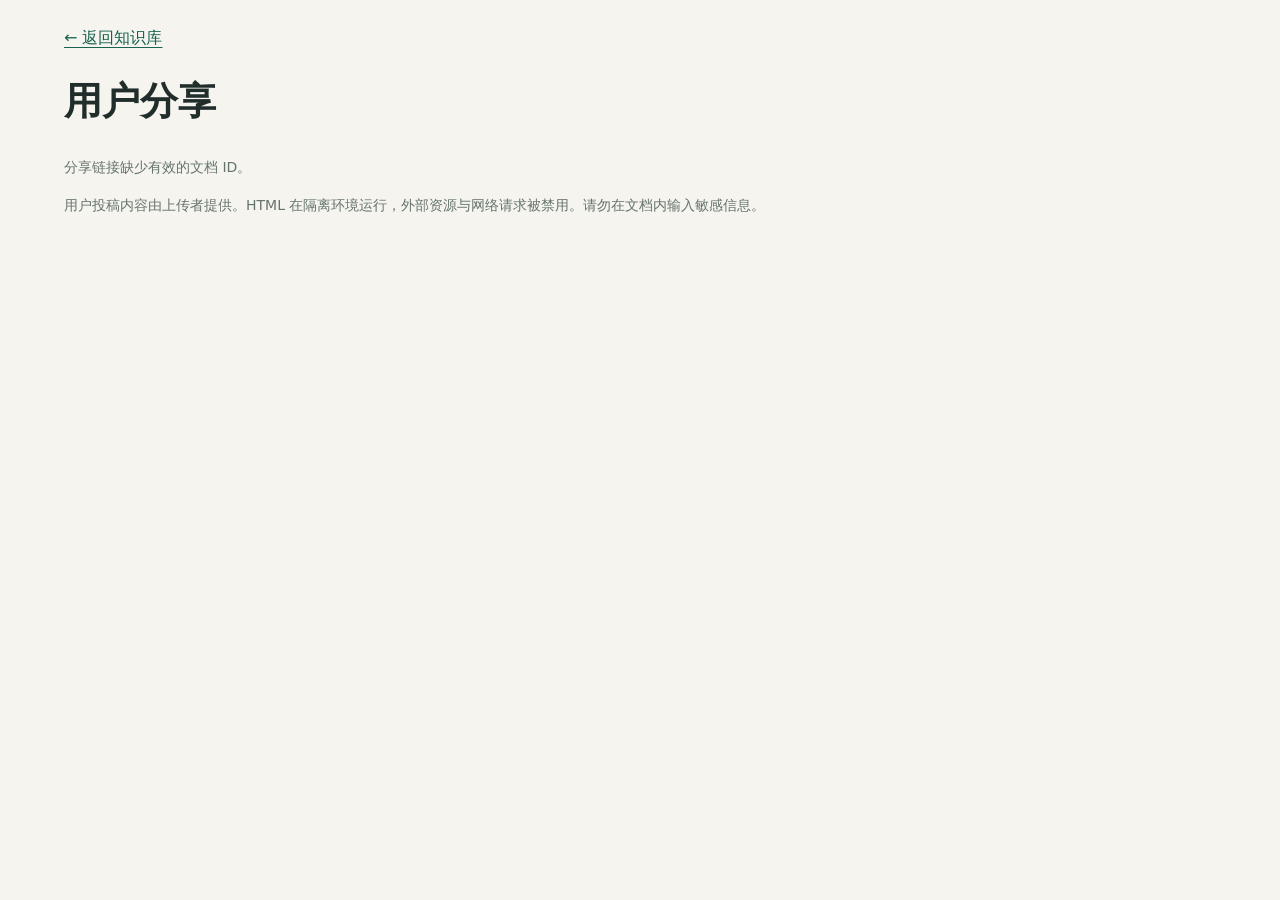
<file: docs/share.html>
<!doctype html>
<html lang="zh-CN">
<head>
  <meta charset="utf-8">
  <meta name="viewport" content="width=device-width,initial-scale=1">
  <meta name="referrer" content="no-referrer">
  <title>用户分享 · 混合注意力知识库</title>
  <link rel="stylesheet" href="share.css?v=3">
  <script src="author-names.js" defer></script>
  <script src="share.js?v=5" defer></script>
</head>
<body>
  <header>
    <details id="reader-header" open>
      <summary id="reader-toggle" hidden><span class="reader-expand">展开</span><span class="reader-collapse">收起</span><span class="sr-only">文档信息</span></summary>
      <div class="reader-panel">
        <a href="index.html">← 返回知识库</a>
        <h1 id="share-title">用户分享</h1>
        <p id="share-meta"></p>
        <p id="share-description"></p>
        <div class="actions">
          <button id="copy-link" type="button" hidden>复制分享链接</button>
          <a id="download" hidden>下载文档</a>
          <a id="replace-attachment" target="_blank" rel="noopener noreferrer" hidden>替换附件 ↗</a>
          <a id="external-link" target="_blank" rel="noopener noreferrer" hidden>打开原文 ↗</a>
          <a id="source" target="_blank" rel="noopener noreferrer" hidden>查看投稿 / 更新记录</a>
        </div>
        <p id="status" role="status" aria-live="polite">正在读取分享…</p>
        <p id="share-notice" class="notice">用户投稿内容由上传者提供。HTML 在隔离环境运行，外部资源与网络请求被禁用。请勿在文档内输入敏感信息。</p>
      </div>
    </details>
  </header>
  <main>
    <iframe id="document" title="分享文档" sandbox="allow-scripts" referrerpolicy="no-referrer" hidden></iframe>
    <noscript>请启用 JavaScript 读取分享文档。</noscript>
  </main>
</body>
</html>
</file>
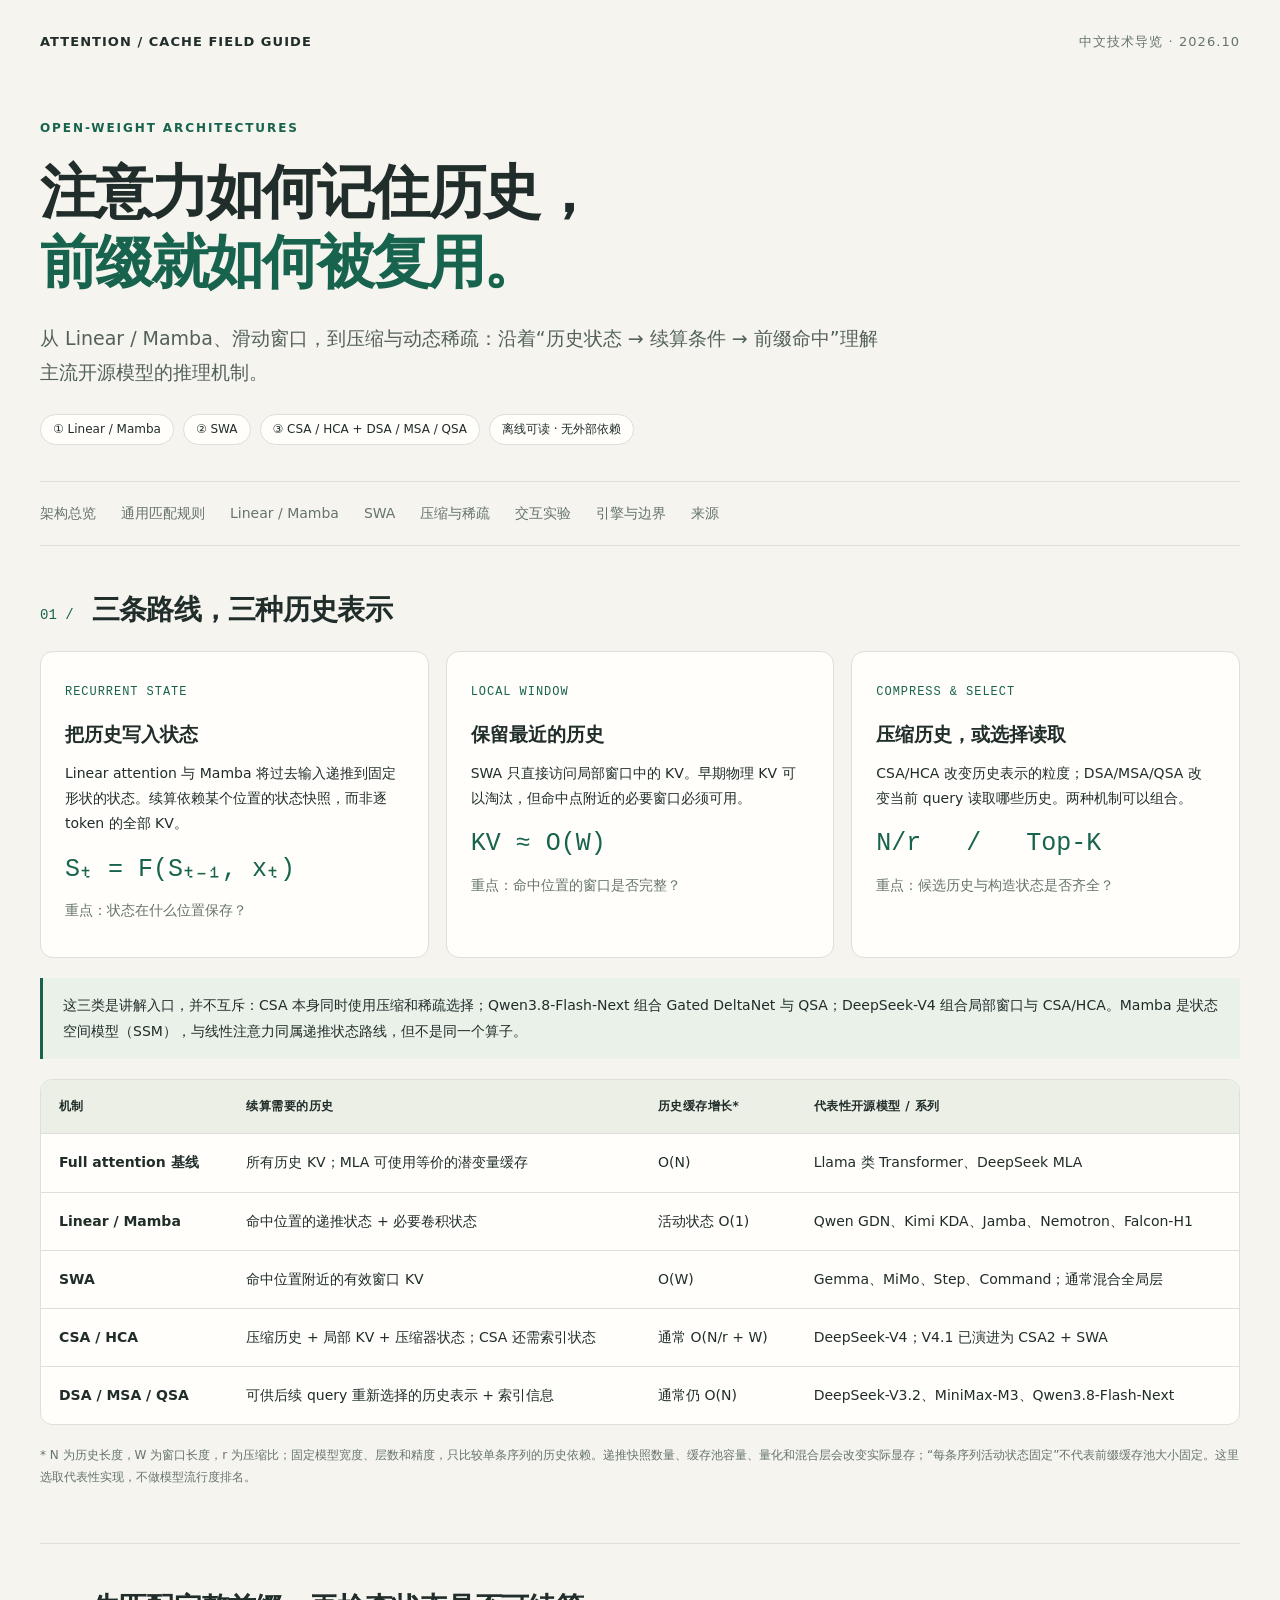
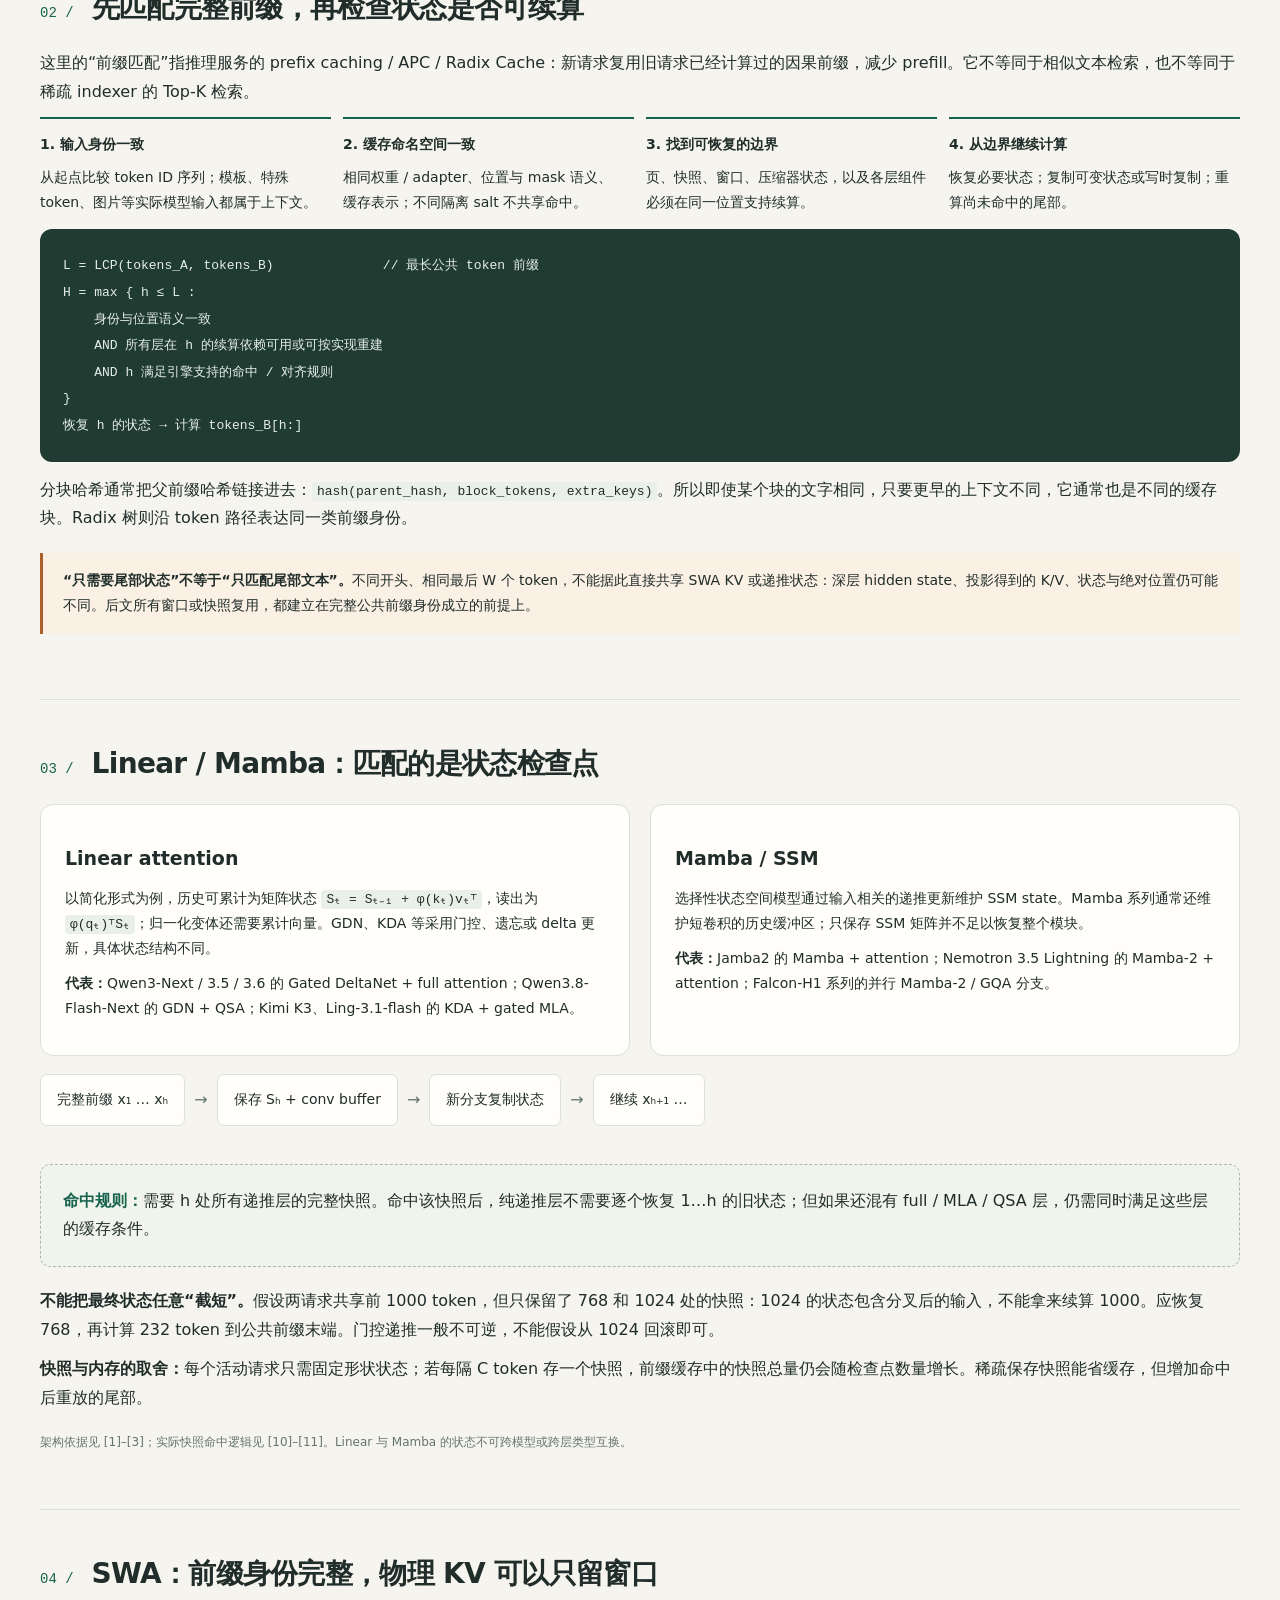
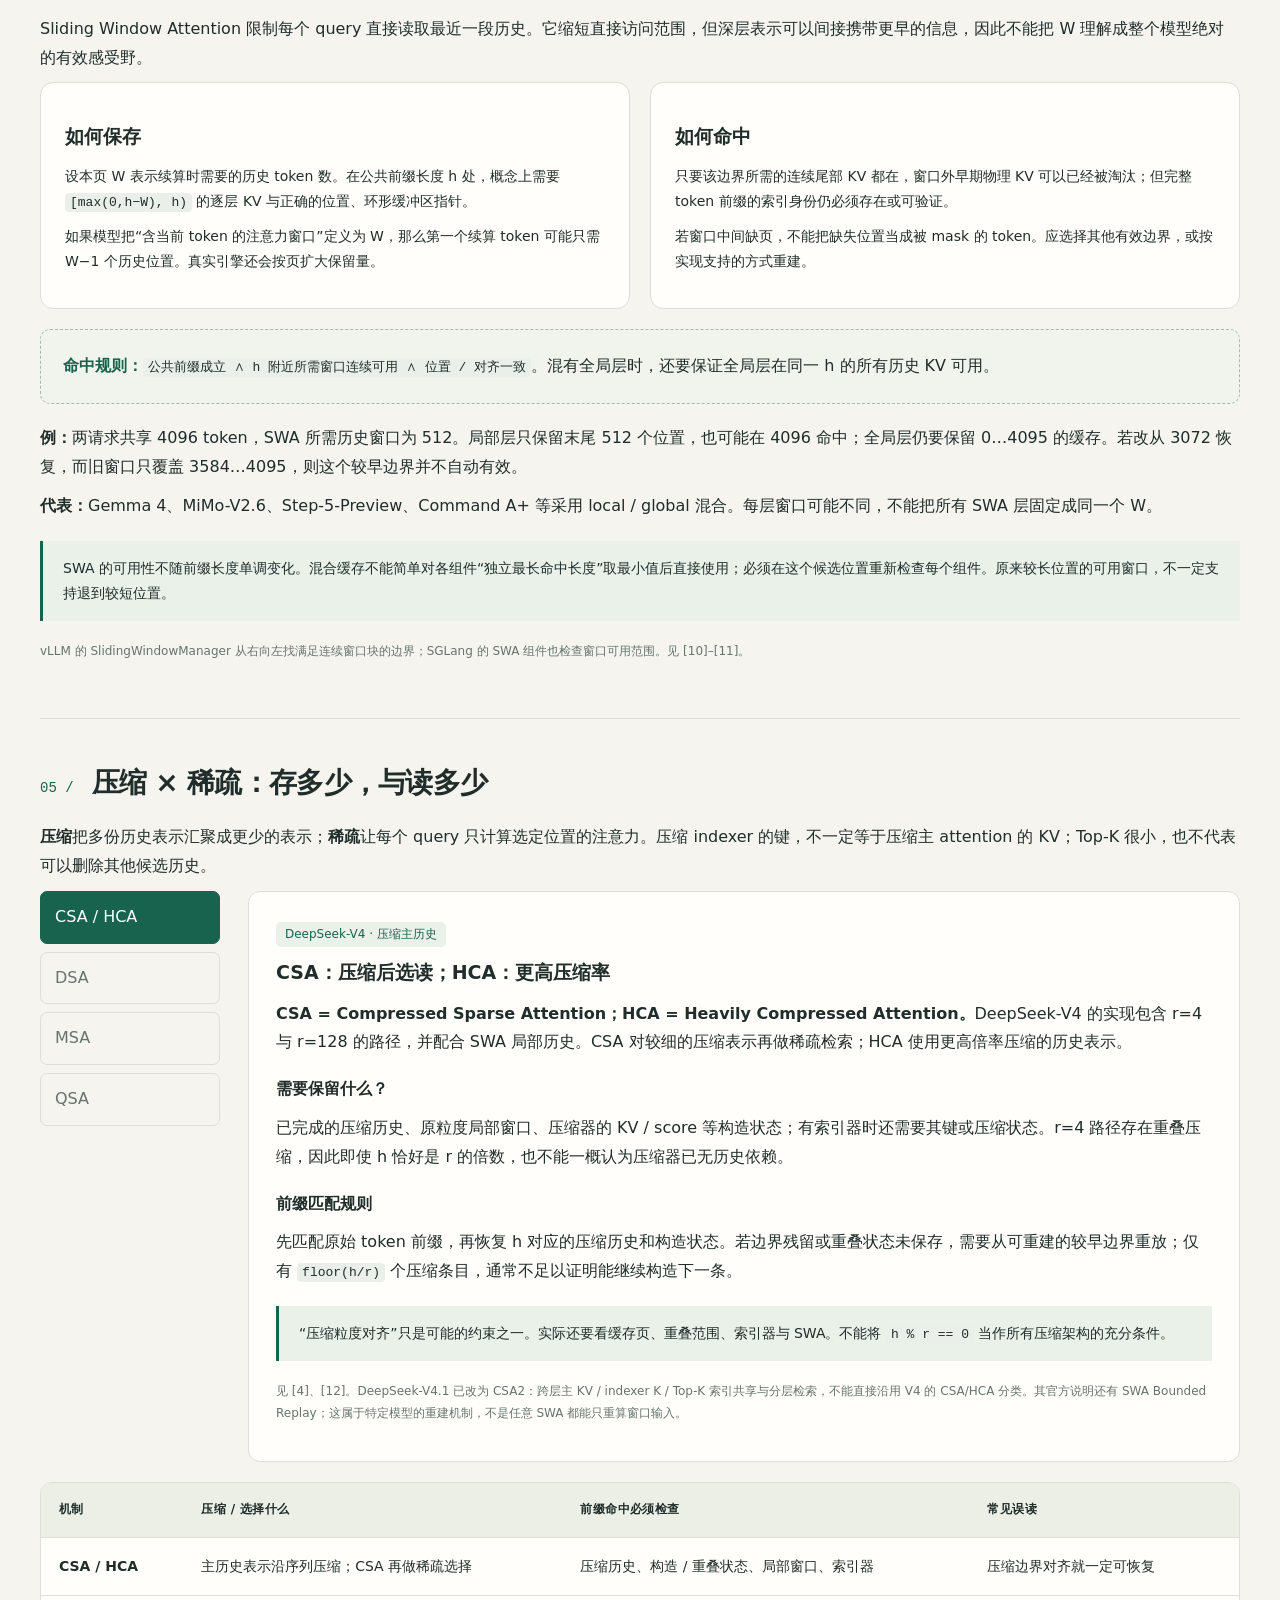
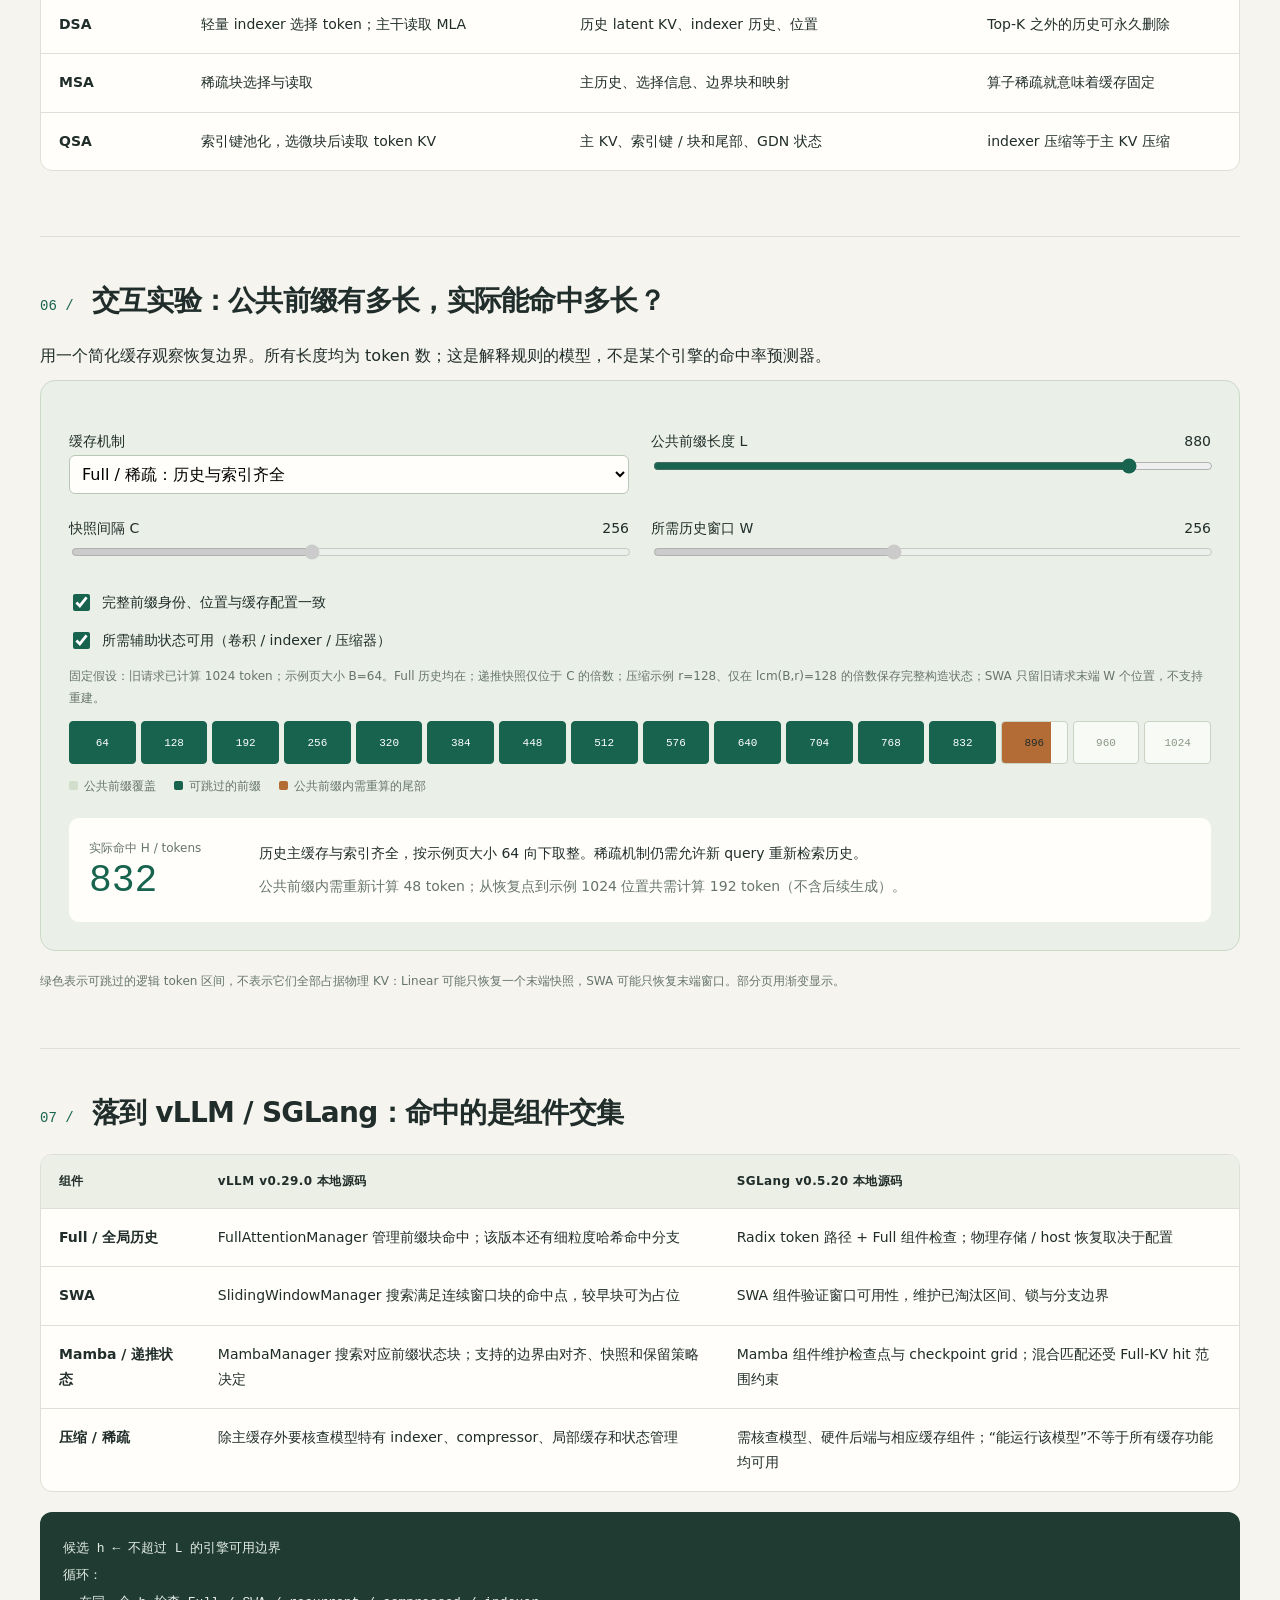
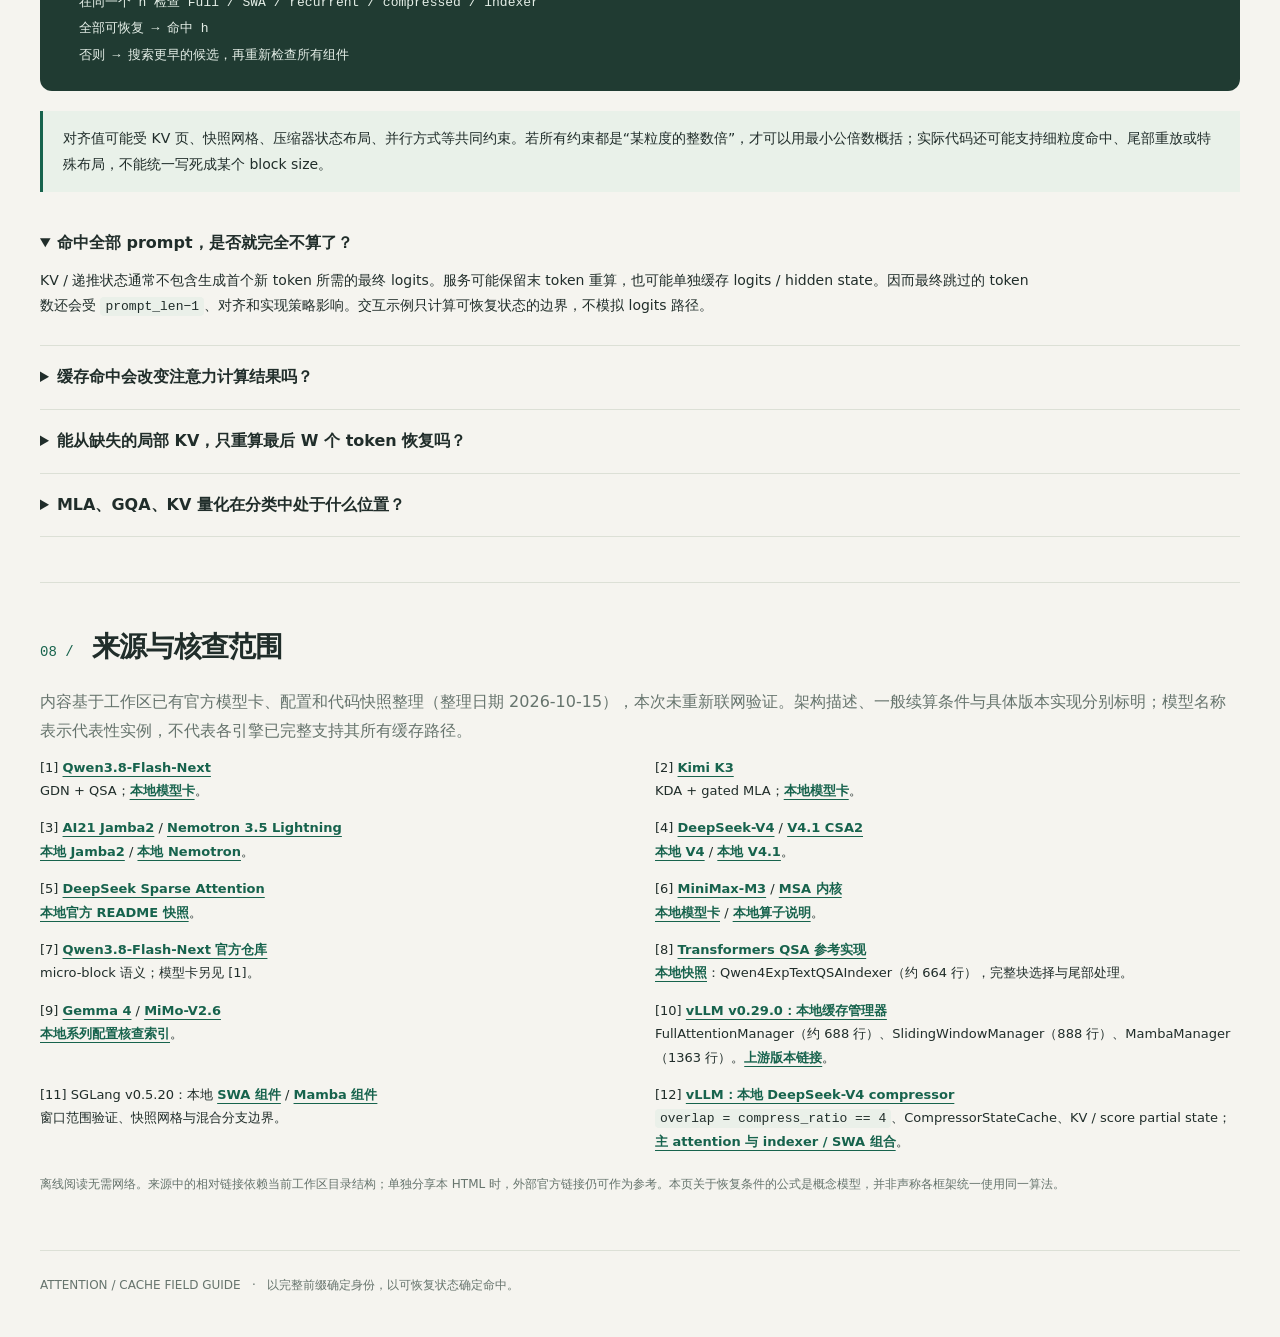
<file: docs/主流注意力架构与前缀匹配.html>
<!doctype html>
<html lang="zh-CN">
<head>
<meta charset="utf-8"><meta name="viewport" content="width=device-width,initial-scale=1">
<title>主流开源注意力架构 · 状态与前缀匹配</title>
<style>
:root{--bg:#f5f4ef;--paper:#fffefa;--ink:#202d2a;--muted:#66746d;--line:#dce0d6;--green:#17634d;--soft:#e9f1e9;--blue:#426aa2;--orange:#ae5e2b;--purple:#7860a3}*{box-sizing:border-box}html{scroll-behavior:smooth;scroll-padding-top:24px}body{margin:0;background:var(--bg);color:var(--ink);font:16px/1.8 "Segoe UI","Microsoft YaHei",system-ui,sans-serif}a{color:var(--green);text-underline-offset:4px}button,input,select{font:inherit}button{cursor:pointer}header,main,footer{max-width:1280px;margin:auto;padding:0 40px}.top{padding-top:30px;display:flex;align-items:center;justify-content:space-between;font-size:13px;letter-spacing:.08em}.brand{font-weight:750}.edition{color:var(--muted)}.hero{padding:65px 0 36px;max-width:950px}.kicker{font-size:12px;letter-spacing:.16em;color:var(--green);font-weight:750}h1{font-size:clamp(32px,4.8vw,58px);line-height:1.2;letter-spacing:-.045em;margin:18px 0 24px;font-weight:750}h1 span{color:var(--green)}.lead{font-size:19px;max-width:840px;color:#536159}.chips{display:flex;gap:9px;flex-wrap:wrap;margin-top:24px}.chip{border:1px solid var(--line);border-radius:30px;padding:4px 12px;font-size:12px;background:var(--paper)}nav{display:flex;gap:25px;flex-wrap:wrap;padding:19px 0;border-top:1px solid var(--line);border-bottom:1px solid var(--line)}nav a{font-size:14px;color:var(--muted);text-decoration:none}nav a:hover{color:var(--green)}section{padding:45px 0;border-bottom:1px solid var(--line)}.section-title{display:flex;gap:18px;align-items:baseline;margin-bottom:22px}.num{font:14px Consolas,monospace;color:var(--green)}h2{font-size:28px;letter-spacing:-.025em;line-height:1.35;margin:0}h3{font-size:19px;margin:0 0 10px}h4{font-size:16px;margin:18px 0 7px}p{margin:10px 0}.muted,small{color:var(--muted)}.grid3{display:grid;grid-template-columns:repeat(3,1fr);gap:17px}.grid2{display:grid;grid-template-columns:1fr 1fr;gap:20px}.card{background:var(--paper);border:1px solid var(--line);border-radius:13px;padding:24px}.card .label{font:12px Consolas,monospace;letter-spacing:.08em;color:var(--green)}.card h3{margin-top:12px}.card p{font-size:14px}.metric{font:25px/1.5 Consolas,monospace;color:var(--green);margin-top:14px}.note{border-left:3px solid var(--green);padding:15px 20px;background:var(--soft);margin:20px 0;font-size:14px}.note.amber{border-color:var(--orange);background:#faf0e4}.table-wrap{overflow:auto;border:1px solid var(--line);border-radius:12px;background:var(--paper);margin:20px 0}table{width:100%;border-collapse:collapse;font-size:14px;min-width:800px}th{text-align:left;background:#ecefe6;font-size:12px;letter-spacing:.035em}th,td{padding:16px 18px;border-bottom:1px solid var(--line);vertical-align:top}tr:last-child td{border-bottom:0}td:first-child{font-weight:650}code{font:13px/1.7 Consolas,monospace;background:#eaf0e9;padding:2px 5px;border-radius:4px;overflow-wrap:anywhere}pre{white-space:pre-wrap;background:#203b32;color:#e4eee7;padding:23px;border-radius:12px;font:14px/1.9 Consolas,monospace;overflow:auto}pre code{background:none;color:inherit;padding:0}.steps{display:grid;grid-template-columns:repeat(4,1fr);gap:12px}.step{border-top:2px solid var(--green);padding:13px 10px 0 0;font-size:14px}.step strong{display:block;margin-bottom:8px}.flow{display:flex;align-items:center;gap:9px;flex-wrap:wrap;padding:18px 0}.box{border:1px solid var(--line);background:var(--paper);padding:12px 16px;border-radius:7px;font-size:14px}.arrow{color:var(--muted)}.rule{margin:20px 0;padding:22px;border:1px dashed #a9b9a8;border-radius:10px;background:#f0f4ed}.rule strong{color:var(--green)}.families{display:grid;grid-template-columns:180px 1fr;gap:28px}.family-nav{display:flex;flex-direction:column;gap:8px}.family-nav button{border:1px solid var(--line);background:transparent;border-radius:7px;text-align:left;padding:11px 14px;color:var(--muted)}.family-nav button[aria-selected="true"]{background:var(--green);color:white;border-color:var(--green)}.family-panel{background:var(--paper);border:1px solid var(--line);border-radius:12px;padding:27px}.family-panel[hidden]{display:none}.pill{display:inline-block;padding:2px 9px;border-radius:5px;background:var(--soft);font-size:12px;color:var(--green);margin-bottom:8px}.demo{background:#eaf0e7;border:1px solid #ccd9c8;border-radius:15px;padding:28px}.controls{display:grid;grid-template-columns:1fr 1fr;gap:22px;margin:20px 0}.control label{display:flex;justify-content:space-between;font-size:14px}.control input[type=range]{width:100%;accent-color:var(--green)}.control select{width:100%;padding:8px;background:var(--paper);border:1px solid #b9c7b7;border-radius:6px}.check{display:flex;align-items:center;gap:9px;font-size:14px;margin:13px 0}.check input{accent-color:var(--green);width:17px;height:17px}.blocks{display:grid;grid-template-columns:repeat(16,1fr);gap:5px;margin:12px 0}.block{height:43px;border:1px solid #c9d2c3;border-radius:4px;display:flex;align-items:center;justify-content:center;font:11px Consolas,monospace;background:#f8faf5;color:#8a9685}.block.common{background:#d0decb;color:#44543d}.block.hit{background:var(--green);color:#fff;border-color:var(--green)}.block.tail{background:#b46c36;color:white;border-color:#b46c36}.legend{display:flex;flex-wrap:wrap;gap:18px;font-size:12px;color:var(--muted)}.legend span:before{content:"";display:inline-block;width:9px;height:9px;border-radius:2px;background:#d0decb;margin-right:6px}.legend span:nth-child(2):before{background:var(--green)}.legend span:nth-child(3):before{background:#b46c36}.result{display:grid;grid-template-columns:150px 1fr;gap:20px;align-items:center;background:var(--paper);padding:20px;border-radius:10px;margin-top:20px}.result-number{font:38px Consolas,monospace;color:var(--green)}.result p{font-size:14px;margin:0}details{padding:17px 0;border-bottom:1px solid var(--line)}summary{cursor:pointer;font-weight:650}details p{font-size:14px;max-width:1000px}.sources{display:grid;grid-template-columns:1fr 1fr;gap:14px 30px;font-size:13px}.sources p{margin:0;overflow-wrap:anywhere}.sources a{font-weight:650}.source-note{font-size:12px;margin-top:20px;color:var(--muted)}footer{padding-top:24px;padding-bottom:40px;font-size:12px;color:var(--muted)}button:focus-visible,a:focus-visible,input:focus-visible,select:focus-visible,summary:focus-visible{outline:3px solid #d8924c;outline-offset:4px}@media(max-width:850px){header,main,footer{padding-left:20px;padding-right:20px}.hero{padding-top:42px}.grid3,.grid2,.controls,.sources{grid-template-columns:1fr}.steps{grid-template-columns:1fr 1fr}.families{grid-template-columns:1fr}.family-nav{flex-direction:row;flex-wrap:wrap}.family-nav button{flex:1;white-space:nowrap}.blocks{grid-template-columns:repeat(8,1fr)}.result{grid-template-columns:1fr}.edition{font-size:11px}.card{padding:20px}nav{gap:15px}.demo{padding:20px}}@media print{body{background:white;font-size:12px}.top,nav,.demo,.family-nav{display:none}.hero{padding:20px 0}h1{font-size:32px}section{padding:22px 0}.family-panel[hidden]{display:block}.families,.sources{display:block}.family-panel{margin-bottom:16px}.card,.family-panel,pre,tr{break-inside:avoid}a{color:inherit}header,main,footer{max-width:none;padding:0}details p{display:block}table{min-width:0;font-size:11px}}
</style>
</head>
<body>
<header>
 <div class="top"><div class="brand">ATTENTION / CACHE FIELD GUIDE</div><div class="edition">中文技术导览 · 2026.10</div></div>
 <div class="hero"><div class="kicker">OPEN-WEIGHT ARCHITECTURES</div><h1>注意力如何记住历史，<br><span>前缀就如何被复用。</span></h1><p class="lead">从 Linear / Mamba、滑动窗口，到压缩与动态稀疏：沿着“历史状态 → 续算条件 → 前缀命中”理解主流开源模型的推理机制。</p><div class="chips"><span class="chip">① Linear / Mamba</span><span class="chip">② SWA</span><span class="chip">③ CSA / HCA + DSA / MSA / QSA</span><span class="chip">离线可读 · 无外部依赖</span></div></div>
 <nav aria-label="目录"><a href="#map">架构总览</a><a href="#common">通用匹配规则</a><a href="#linear">Linear / Mamba</a><a href="#swa">SWA</a><a href="#sparse">压缩与稀疏</a><a href="#lab">交互实验</a><a href="#engine">引擎与边界</a><a href="#sources">来源</a></nav>
</header>
<main>
<section id="map"><div class="section-title"><span class="num">01 /</span><h2>三条路线，三种历史表示</h2></div>
<div class="grid3"><article class="card"><span class="label">RECURRENT STATE</span><h3>把历史写入状态</h3><p>Linear attention 与 Mamba 将过去输入递推到固定形状的状态。续算依赖某个位置的状态快照，而非逐 token 的全部 KV。</p><div class="metric">Sₜ = F(Sₜ₋₁, xₜ)</div><p class="muted">重点：状态在什么位置保存？</p></article><article class="card"><span class="label">LOCAL WINDOW</span><h3>保留最近的历史</h3><p>SWA 只直接访问局部窗口中的 KV。早期物理 KV 可以淘汰，但命中点附近的必要窗口必须可用。</p><div class="metric">KV ≈ O(W)</div><p class="muted">重点：命中位置的窗口是否完整？</p></article><article class="card"><span class="label">COMPRESS & SELECT</span><h3>压缩历史，或选择读取</h3><p>CSA/HCA 改变历史表示的粒度；DSA/MSA/QSA 改变当前 query 读取哪些历史。两种机制可以组合。</p><div class="metric">N/r &nbsp; / &nbsp; Top-K</div><p class="muted">重点：候选历史与构造状态是否齐全？</p></article></div>
<div class="note">这三类是讲解入口，并不互斥：CSA 本身同时使用压缩和稀疏选择；Qwen3.8-Flash-Next 组合 Gated DeltaNet 与 QSA；DeepSeek-V4 组合局部窗口与 CSA/HCA。Mamba 是状态空间模型（SSM），与线性注意力同属递推状态路线，但不是同一个算子。</div>
<div class="table-wrap"><table><thead><tr><th>机制</th><th>续算需要的历史</th><th>历史缓存增长*</th><th>代表性开源模型 / 系列</th></tr></thead><tbody>
<tr><td>Full attention 基线</td><td>所有历史 KV；MLA 可使用等价的潜变量缓存</td><td>O(N)</td><td>Llama 类 Transformer、DeepSeek MLA</td></tr>
<tr><td>Linear / Mamba</td><td>命中位置的递推状态 + 必要卷积状态</td><td>活动状态 O(1)</td><td>Qwen GDN、Kimi KDA、Jamba、Nemotron、Falcon-H1</td></tr>
<tr><td>SWA</td><td>命中位置附近的有效窗口 KV</td><td>O(W)</td><td>Gemma、MiMo、Step、Command；通常混合全局层</td></tr>
<tr><td>CSA / HCA</td><td>压缩历史 + 局部 KV + 压缩器状态；CSA 还需索引状态</td><td>通常 O(N/r + W)</td><td>DeepSeek-V4；V4.1 已演进为 CSA2 + SWA</td></tr>
<tr><td>DSA / MSA / QSA</td><td>可供后续 query 重新选择的历史表示 + 索引信息</td><td>通常仍 O(N)</td><td>DeepSeek-V3.2、MiniMax-M3、Qwen3.8-Flash-Next</td></tr>
</tbody></table></div><p class="source-note">* N 为历史长度，W 为窗口长度，r 为压缩比；固定模型宽度、层数和精度，只比较单条序列的历史依赖。递推快照数量、缓存池容量、量化和混合层会改变实际显存；“每条序列活动状态固定”不代表前缀缓存池大小固定。这里选取代表性实现，不做模型流行度排名。</p>
</section>
<section id="common"><div class="section-title"><span class="num">02 /</span><h2>先匹配完整前缀，再检查状态是否可续算</h2></div><p>这里的“前缀匹配”指推理服务的 prefix caching / APC / Radix Cache：新请求复用旧请求已经计算过的因果前缀，减少 prefill。它不等同于相似文本检索，也不等同于稀疏 indexer 的 Top-K 检索。</p>
<div class="steps"><div class="step"><strong>1. 输入身份一致</strong>从起点比较 token ID 序列；模板、特殊 token、图片等实际模型输入都属于上下文。</div><div class="step"><strong>2. 缓存命名空间一致</strong>相同权重 / adapter、位置与 mask 语义、缓存表示；不同隔离 salt 不共享命中。</div><div class="step"><strong>3. 找到可恢复的边界</strong>页、快照、窗口、压缩器状态，以及各层组件必须在同一位置支持续算。</div><div class="step"><strong>4. 从边界继续计算</strong>恢复必要状态；复制可变状态或写时复制；重算尚未命中的尾部。</div></div>
<pre><code>L = LCP(tokens_A, tokens_B)              // 最长公共 token 前缀
H = max { h ≤ L :
    身份与位置语义一致
    AND 所有层在 h 的续算依赖可用或可按实现重建
    AND h 满足引擎支持的命中 / 对齐规则
}
恢复 h 的状态 → 计算 tokens_B[h:]</code></pre>
<p>分块哈希通常把父前缀哈希链接进去：<code>hash(parent_hash, block_tokens, extra_keys)</code>。所以即使某个块的文字相同，只要更早的上下文不同，它通常也是不同的缓存块。Radix 树则沿 token 路径表达同一类前缀身份。</p>
<div class="note amber"><strong>“只需要尾部状态”不等于“只匹配尾部文本”。</strong>不同开头、相同最后 W 个 token，不能据此直接共享 SWA KV 或递推状态：深层 hidden state、投影得到的 K/V、状态与绝对位置仍可能不同。后文所有窗口或快照复用，都建立在完整公共前缀身份成立的前提上。</div>
</section>
<section id="linear"><div class="section-title"><span class="num">03 /</span><h2>Linear / Mamba：匹配的是状态检查点</h2></div>
<div class="grid2"><article class="card"><h3>Linear attention</h3><p>以简化形式为例，历史可累计为矩阵状态 <code>Sₜ = Sₜ₋₁ + φ(kₜ)vₜᵀ</code>，读出为 <code>φ(qₜ)ᵀSₜ</code>；归一化变体还需要累计向量。GDN、KDA 等采用门控、遗忘或 delta 更新，具体状态结构不同。</p><p><strong>代表：</strong>Qwen3-Next / 3.5 / 3.6 的 Gated DeltaNet + full attention；Qwen3.8-Flash-Next 的 GDN + QSA；Kimi K3、Ling-3.1-flash 的 KDA + gated MLA。</p></article><article class="card"><h3>Mamba / SSM</h3><p>选择性状态空间模型通过输入相关的递推更新维护 SSM state。Mamba 系列通常还维护短卷积的历史缓冲区；只保存 SSM 矩阵并不足以恢复整个模块。</p><p><strong>代表：</strong>Jamba2 的 Mamba + attention；Nemotron 3.5 Lightning 的 Mamba-2 + attention；Falcon-H1 系列的并行 Mamba-2 / GQA 分支。</p></article></div>
<div class="flow" aria-label="递推前缀恢复流程"><div class="box">完整前缀 x₁ … xₕ</div><span class="arrow">→</span><div class="box">保存 Sₕ + conv buffer</div><span class="arrow">→</span><div class="box">新分支复制状态</div><span class="arrow">→</span><div class="box">继续 xₕ₊₁ …</div></div>
<div class="rule"><strong>命中规则：</strong>需要 h 处所有递推层的完整快照。命中该快照后，纯递推层不需要逐个恢复 1…h 的旧状态；但如果还混有 full / MLA / QSA 层，仍需同时满足这些层的缓存条件。</div>
<p><strong>不能把最终状态任意“截短”。</strong>假设两请求共享前 1000 token，但只保留了 768 和 1024 处的快照：1024 的状态包含分叉后的输入，不能拿来续算 1000。应恢复 768，再计算 232 token 到公共前缀末端。门控递推一般不可逆，不能假设从 1024 回滚即可。</p>
<p><strong>快照与内存的取舍：</strong>每个活动请求只需固定形状状态；若每隔 C token 存一个快照，前缀缓存中的快照总量仍会随检查点数量增长。稀疏保存快照能省缓存，但增加命中后重放的尾部。</p>
<p class="source-note">架构依据见 [1]–[3]；实际快照命中逻辑见 [10]–[11]。Linear 与 Mamba 的状态不可跨模型或跨层类型互换。</p>
</section>
<section id="swa"><div class="section-title"><span class="num">04 /</span><h2>SWA：前缀身份完整，物理 KV 可以只留窗口</h2></div>
<p>Sliding Window Attention 限制每个 query 直接读取最近一段历史。它缩短直接访问范围，但深层表示可以间接携带更早的信息，因此不能把 W 理解成整个模型绝对的有效感受野。</p>
<div class="grid2"><article class="card"><h3>如何保存</h3><p>设本页 W 表示续算时需要的历史 token 数。在公共前缀长度 h 处，概念上需要 <code>[max(0,h−W), h)</code> 的逐层 KV 与正确的位置、环形缓冲区指针。</p><p>如果模型把“含当前 token 的注意力窗口”定义为 W，那么第一个续算 token 可能只需 W−1 个历史位置。真实引擎还会按页扩大保留量。</p></article><article class="card"><h3>如何命中</h3><p>只要该边界所需的连续尾部 KV 都在，窗口外早期物理 KV 可以已经被淘汰；但完整 token 前缀的索引身份仍必须存在或可验证。</p><p>若窗口中间缺页，不能把缺失位置当成被 mask 的 token。应选择其他有效边界，或按实现支持的方式重建。</p></article></div>
<div class="rule"><strong>命中规则：</strong><code>公共前缀成立 ∧ h 附近所需窗口连续可用 ∧ 位置 / 对齐一致</code>。混有全局层时，还要保证全局层在同一 h 的所有历史 KV 可用。</div>
<p><strong>例：</strong>两请求共享 4096 token，SWA 所需历史窗口为 512。局部层只保留末尾 512 个位置，也可能在 4096 命中；全局层仍要保留 0…4095 的缓存。若改从 3072 恢复，而旧窗口只覆盖 3584…4095，则这个较早边界并不自动有效。</p>
<p><strong>代表：</strong>Gemma 4、MiMo-V2.6、Step-5-Preview、Command A+ 等采用 local / global 混合。每层窗口可能不同，不能把所有 SWA 层固定成同一个 W。</p>
<div class="note">SWA 的可用性不随前缀长度单调变化。混合缓存不能简单对各组件“独立最长命中长度”取最小值后直接使用；必须在这个候选位置重新检查每个组件。原来较长位置的可用窗口，不一定支持退到较短位置。</div><p class="source-note">vLLM 的 SlidingWindowManager 从右向左找满足连续窗口块的边界；SGLang 的 SWA 组件也检查窗口可用范围。见 [10]–[11]。</p>
</section>
<section id="sparse"><div class="section-title"><span class="num">05 /</span><h2>压缩 × 稀疏：存多少，与读多少</h2></div><p><strong>压缩</strong>把多份历史表示汇聚成更少的表示；<strong>稀疏</strong>让每个 query 只计算选定位置的注意力。压缩 indexer 的键，不一定等于压缩主 attention 的 KV；Top-K 很小，也不代表可以删除其他候选历史。</p>
<div class="families"><div class="family-nav" role="tablist" aria-label="压缩与稀疏机制" aria-orientation="vertical">
<button type="button" id="tab-csa" role="tab" aria-selected="true" aria-controls="panel-csa" tabindex="0" data-tab="csa">CSA / HCA</button>
<button type="button" id="tab-dsa" role="tab" aria-selected="false" aria-controls="panel-dsa" tabindex="-1" data-tab="dsa">DSA</button>
<button type="button" id="tab-msa" role="tab" aria-selected="false" aria-controls="panel-msa" tabindex="-1" data-tab="msa">MSA</button>
<button type="button" id="tab-qsa" role="tab" aria-selected="false" aria-controls="panel-qsa" tabindex="-1" data-tab="qsa">QSA</button></div>
<article class="family-panel" id="panel-csa" role="tabpanel" aria-labelledby="tab-csa" tabindex="0"><span class="pill">DeepSeek-V4 · 压缩主历史</span><h3>CSA：压缩后选读；HCA：更高压缩率</h3><p><strong>CSA = Compressed Sparse Attention；HCA = Heavily Compressed Attention。</strong>DeepSeek-V4 的实现包含 r=4 与 r=128 的路径，并配合 SWA 局部历史。CSA 对较细的压缩表示再做稀疏检索；HCA 使用更高倍率压缩的历史表示。</p><h4>需要保留什么？</h4><p>已完成的压缩历史、原粒度局部窗口、压缩器的 KV / score 等构造状态；有索引器时还需要其键或压缩状态。r=4 路径存在重叠压缩，因此即使 h 恰好是 r 的倍数，也不能一概认为压缩器已无历史依赖。</p><h4>前缀匹配规则</h4><p>先匹配原始 token 前缀，再恢复 h 对应的压缩历史和构造状态。若边界残留或重叠状态未保存，需要从可重建的较早边界重放；仅有 <code>floor(h/r)</code> 个压缩条目，通常不足以证明能继续构造下一条。</p><div class="note">“压缩粒度对齐”只是可能的约束之一。实际还要看缓存页、重叠范围、索引器与 SWA。不能将 <code>h % r == 0</code> 当作所有压缩架构的充分条件。</div><p class="source-note">见 [4]、[12]。DeepSeek-V4.1 已改为 CSA2：跨层主 KV / indexer K / Top-K 索引共享与分层检索，不能直接沿用 V4 的 CSA/HCA 分类。其官方说明还有 SWA Bounded Replay；这属于特定模型的重建机制，不是任意 SWA 都能只重算窗口输入。</p></article>
<article class="family-panel" id="panel-dsa" role="tabpanel" aria-labelledby="tab-dsa" tabindex="0" hidden><span class="pill">DeepSeek Sparse Attention · token 选择</span><h3>DSA：用轻量 indexer 选择历史 token</h3><p>DeepSeek-V3.2 系列引入 DSA。轻量索引器给候选历史打分、选出 Top-K token，主 attention 在被选位置上读取 MLA 缓存。MLA 是特征维度上的 KV 表示压缩，不能据此认为历史 token 数量已被压成常数。</p><h4>需要保留什么？</h4><p>后续 query 可能读取的历史 MLA 表示，以及索引器需要的历史键 / 等价信息。默认不能删除上一个 query 没选中的历史，因为下一个 query 的 Top-K 可以完全改变。</p><h4>前缀匹配规则</h4><p>公共 token 前缀与主历史缓存、indexer 历史共同命中。新 query 应执行新的选择；无需把它的 Top-K 集合与旧 query 比较。只恢复上一轮选中的 K 个位置，无法普遍保证精确续算。</p><div class="note">主要减少主注意力的历史读取和计算。主缓存及索引缓存仍可能随 N 增长；轻量索引本身也可能扫描随 N 增长的候选，不能把整个算子的复杂度直接写成 O(K)。</div><p class="source-note">代表：DeepSeek-V3.2 / V3.2-Exp；混合例子有 dots3 的 DSA + SWA。见 [5]。</p></article>
<article class="family-panel" id="panel-msa" role="tabpanel" aria-labelledby="tab-msa" tabindex="0" hidden><span class="pill">MiniMax Sparse Attention · block 选择</span><h3>MSA：按块选择，执行稀疏 attention</h3><p>此处 MSA 特指 <strong>MiniMax Sparse Attention</strong>。MiniMax-M3 将 dense GQA 层与 MSA 层混合；官方 MSA 仓库提供 block-sparse / Top-K 选择与稀疏 attention 内核。局部块、全局候选和选择策略需按具体模型配置理解。</p><h4>需要保留什么？</h4><p>供后续检索的主历史 K/V 或其模型规定的表示，以及选择器所需的索引 / 块信息。若实现使用摘要，需要可恢复其构造状态；块表、量化 scales 和位置映射也要一致。</p><h4>前缀匹配规则</h4><p>缓存身份仍由原始公共前缀决定，不由“选中了哪些块”决定。检查主 KV、选择元数据和边界块能否在 h 继续维护。attention 稀疏块大小与缓存分配页大小是不同概念，不应直接等同。</p><div class="note">官方算子的速度或内存占用收益，不等于整个模型历史缓存 O(1)。MiniMax Text-01 / M1 的 Lightning Attention 不能套用到 M3 的 MSA 描述中。</div><p class="source-note">MiniMax-M3：前 3 层 dense，后 57 层 sparse（本地配置快照）。模型介绍与算子仓库见 [6]。</p></article>
<article class="family-panel" id="panel-qsa" role="tabpanel" aria-labelledby="tab-qsa" tabindex="0" hidden><span class="pill">Qwen Sparse Attention · micro-block 选择</span><h3>QSA：压缩索引键，按微块读取主 KV</h3><p>Qwen3.8-Flash-Next 用 QSA 替换原先的 gated attention 分支，与 Gated DeltaNet 混合。官方说明强调 micro-block 粒度；所核对参考实现将 indexer 的历史键分组池化，对块打分，再展开为对应 token 的主 attention mask。</p><h4>需要保留什么？</h4><p>主 attention 历史 KV、indexer 历史键或等价块表示、未成块尾部；还需同一边界的 GDN 状态。该参考实现直接保留原始 indexer keys，再构造池化块，并不只存压缩摘要。</p><h4>前缀匹配规则</h4><p>在 h 同时恢复 QSA 历史与 GDN 快照。参考实现在可见完整块之外还纳入未成块尾部；不能只保留完整块，直接丢弃尾部 token。新 query 重新检索微块，历史 Top-K 集合不是公共前缀身份。</p><div class="note">QSA 的“压缩”首先发生在索引侧；主 KV 仍可保留逐 token 历史。它与 CSA 压缩主历史表示的路径不同，不能因都有 block pooling 就认为缓存规则相同。</div><p class="source-note">模型卡见 [7]；本地保存的 Transformers 参考实现见 [8]。参考 eager 实现用于解释语义，不代表生产内核的运行成本。</p></article></div>
<div class="table-wrap"><table><thead><tr><th>机制</th><th>压缩 / 选择什么</th><th>前缀命中必须检查</th><th>常见误读</th></tr></thead><tbody><tr><td>CSA / HCA</td><td>主历史表示沿序列压缩；CSA 再做稀疏选择</td><td>压缩历史、构造 / 重叠状态、局部窗口、索引器</td><td>压缩边界对齐就一定可恢复</td></tr><tr><td>DSA</td><td>轻量 indexer 选择 token；主干读取 MLA</td><td>历史 latent KV、indexer 历史、位置</td><td>Top-K 之外的历史可永久删除</td></tr><tr><td>MSA</td><td>稀疏块选择与读取</td><td>主历史、选择信息、边界块和映射</td><td>算子稀疏就意味着缓存固定</td></tr><tr><td>QSA</td><td>索引键池化，选微块后读取 token KV</td><td>主 KV、索引键 / 块和尾部、GDN 状态</td><td>indexer 压缩等于主 KV 压缩</td></tr></tbody></table></div>
</section>
<section id="lab"><div class="section-title"><span class="num">06 /</span><h2>交互实验：公共前缀有多长，实际能命中多长？</h2></div><p>用一个简化缓存观察恢复边界。所有长度均为 token 数；这是解释规则的模型，不是某个引擎的命中率预测器。</p>
<div class="demo"><div class="controls"><div class="control"><label for="mode">缓存机制</label><select id="mode"><option value="full">Full / 稀疏：历史与索引齐全</option><option value="linear">Linear / Mamba：定期快照</option><option value="swa">SWA：仅保留旧前缀末端窗口</option><option value="compressed">压缩：仅在指定边界存完整状态</option><option value="hybrid">混合：Full + 递推快照</option></select></div><div class="control"><label for="lcp">公共前缀长度 L <output id="lcp-label"></output></label><input id="lcp" type="range" min="0" max="1024" step="16" value="880"></div><div class="control"><label for="spacing">快照间隔 C <output id="spacing-label"></output></label><input id="spacing" type="range" min="64" max="512" step="64" value="256"></div><div class="control"><label for="window">所需历史窗口 W <output id="window-label"></output></label><input id="window" type="range" min="64" max="512" step="64" value="256"></div></div>
<label class="check"><input type="checkbox" id="identity" checked>完整前缀身份、位置与缓存配置一致</label><label class="check"><input type="checkbox" id="aux" checked>所需辅助状态可用（卷积 / indexer / 压缩器）</label>
<p class="muted" style="font-size:12px">固定假设：旧请求已计算 1024 token；示例页大小 B=64。Full 历史均在；递推快照仅位于 C 的倍数；压缩示例 r=128、仅在 lcm(B,r)=128 的倍数保存完整构造状态；SWA 只留旧请求末端 W 个位置，不支持重建。</p>
<div class="blocks" id="blocks" aria-label="16 个缓存块的可视化"></div><div class="legend"><span>公共前缀覆盖</span><span>可跳过的前缀</span><span>公共前缀内需重算的尾部</span></div>
<div class="result" aria-live="polite"><div><div class="muted" style="font-size:12px">实际命中 H / tokens</div><div class="result-number" id="hit"></div></div><div><p id="explain"></p><p class="muted" id="replay" style="margin-top:8px"></p></div></div></div>
<p class="source-note">绿色表示可跳过的逻辑 token 区间，不表示它们全部占据物理 KV：Linear 可能只恢复一个末端快照，SWA 可能只恢复末端窗口。部分页用渐变显示。</p>
</section>
<section id="engine"><div class="section-title"><span class="num">07 /</span><h2>落到 vLLM / SGLang：命中的是组件交集</h2></div>
<div class="table-wrap"><table><thead><tr><th>组件</th><th>vLLM v0.29.0 本地源码</th><th>SGLang v0.5.20 本地源码</th></tr></thead><tbody><tr><td>Full / 全局历史</td><td>FullAttentionManager 管理前缀块命中；该版本还有细粒度哈希命中分支</td><td>Radix token 路径 + Full 组件检查；物理存储 / host 恢复取决于配置</td></tr><tr><td>SWA</td><td>SlidingWindowManager 搜索满足连续窗口块的命中点，较早块可为占位</td><td>SWA 组件验证窗口可用性，维护已淘汰区间、锁与分支边界</td></tr><tr><td>Mamba / 递推状态</td><td>MambaManager 搜索对应前缀状态块；支持的边界由对齐、快照和保留策略决定</td><td>Mamba 组件维护检查点与 checkpoint grid；混合匹配还受 Full-KV hit 范围约束</td></tr><tr><td>压缩 / 稀疏</td><td>除主缓存外要核查模型特有 indexer、compressor、局部缓存和状态管理</td><td>需核查模型、硬件后端与相应缓存组件；“能运行该模型”不等于所有缓存功能均可用</td></tr></tbody></table></div>
<pre><code>候选 h ← 不超过 L 的引擎可用边界
循环：
  在同一个 h 检查 Full / SWA / recurrent / compressed / indexer
  全部可恢复 → 命中 h
  否则 → 搜索更早的候选，再重新检查所有组件</code></pre>
<div class="note">对齐值可能受 KV 页、快照网格、压缩器状态布局、并行方式等共同约束。若所有约束都是“某粒度的整数倍”，才可以用最小公倍数概括；实际代码还可能支持细粒度命中、尾部重放或特殊布局，不能统一写死成某个 block size。</div>
<details open><summary>命中全部 prompt，是否就完全不算了？</summary><p>KV / 递推状态通常不包含生成首个新 token 所需的最终 logits。服务可能保留末 token 重算，也可能单独缓存 logits / hidden state。因而最终跳过的 token 数还会受 <code>prompt_len−1</code>、对齐和实现策略影响。交互示例只计算可恢复状态的边界，不模拟 logits 路径。</p></details>
<details><summary>缓存命中会改变注意力计算结果吗？</summary><p>在输入、位置、mask 与状态表示一致的前提下，精确前缀复用应保持模型语义。量化、不同 kernel 的浮点误差和非确定性可能使结果不逐位一致；近似重建或改变缓存精度不能自动视作逐位等价。</p></details>
<details><summary>能从缺失的局部 KV，只重算最后 W 个 token 恢复吗？</summary><p>一般不能直接这样推断：计算深层窗口内的 KV 可能仍依赖更早的输入与其他层状态。必须有架构或实现专门保证的恢复路径。DeepSeek-V4.1 的官方 SWA Bounded Replay 是特定机制，不能外推到所有多层 SWA 模型。</p></details>
<details><summary>MLA、GQA、KV 量化在分类中处于什么位置？</summary><p>GQA / MQA 共享 KV heads，MLA 在特征维度采用潜变量表示，量化减少每个元素的字节数；它们可以与窗口、序列压缩和稀疏选择组合。它们本身都不意味着历史 token 数量变为 O(1)，也不会把完整前缀匹配变成任意后缀匹配。</p></details>
</section>
<section id="sources"><div class="section-title"><span class="num">08 /</span><h2>来源与核查范围</h2></div><p class="muted">内容基于工作区已有官方模型卡、配置和代码快照整理（整理日期 2026-10-15），本次未重新联网验证。架构描述、一般续算条件与具体版本实现分别标明；模型名称表示代表性实例，不代表各引擎已完整支持其所有缓存路径。</p>
<div class="sources">
<p>[1] <a href="https://huggingface.co/Qwen/Qwen3.8-Flash-Next">Qwen3.8-Flash-Next</a><br>GDN + QSA；<a href="../research/Qwen__Qwen3.8-Flash-Next__README.md">本地模型卡</a>。</p>
<p>[2] <a href="https://huggingface.co/moonshotai/Kimi-K3">Kimi K3</a><br>KDA + gated MLA；<a href="../research/moonshotai__Kimi-K3__README.md">本地模型卡</a>。</p>
<p>[3] <a href="https://huggingface.co/ai21labs/AI21-Jamba2-3B">AI21 Jamba2</a> / <a href="https://huggingface.co/nvidia/NVIDIA-Nemotron-3.5-Lightning-30B-A3B-NVFP4">Nemotron 3.5 Lightning</a><br><a href="../research/ai21labs__AI21-Jamba2-3B__README.md">本地 Jamba2</a> / <a href="../research/nvidia__NVIDIA-Nemotron-3.5-Lightning-30B-A3B-NVFP4__README.md">本地 Nemotron</a>。</p>
<p>[4] <a href="https://huggingface.co/deepseek-ai/DeepSeek-V4-Pro">DeepSeek-V4</a> / <a href="https://huggingface.co/deepseek-ai/DeepSeek-V4.1-Flash">V4.1 CSA2</a><br><a href="../research/deepseek-ai__DeepSeek-V4-Pro__README.md">本地 V4</a> / <a href="../research/deepseek-ai__DeepSeek-V4.1-Flash__README.md">本地 V4.1</a>。</p>
<p>[5] <a href="https://github.com/deepseek-ai/DeepSeek-V3.2-Exp">DeepSeek Sparse Attention</a><br><a href="../research/compare_dsa_readme.md">本地官方 README 快照</a>。</p>
<p>[6] <a href="https://huggingface.co/MiniMaxAI/MiniMax-M3">MiniMax-M3</a> / <a href="https://github.com/MiniMax-AI/MSA">MSA 内核</a><br><a href="../research/MiniMaxAI__MiniMax-M3__README.md">本地模型卡</a> / <a href="../research/gh_MiniMax-AI__MSA__main__README.md">本地算子说明</a>。</p>
<p>[7] <a href="https://github.com/QwenLM/Qwen3.8-Flash-Next">Qwen3.8-Flash-Next 官方仓库</a><br>micro-block 语义；模型卡另见 [1]。</p>
<p>[8] <a href="https://github.com/huggingface/transformers/blob/main/src/transformers/models/qwen4_exp/modeling_qwen4_exp.py">Transformers QSA 参考实现</a><br><a href="../research/compare_qsa_modeling.py">本地快照</a>：Qwen4ExpTextQSAIndexer（约 664 行），完整块选择与尾部处理。</p>
<p>[9] <a href="https://huggingface.co/google/gemma-4-31B-it">Gemma 4</a> / <a href="https://huggingface.co/XiaomiMiMo/MiMo-V2.6-Pro-MOPD">MiMo-V2.6</a><br><a href="../research/混合注意力模型_近一年且每系列最新版.md">本地系列配置核查索引</a>。</p>
<p>[10] <a href="../../vllm-releases-v0.29.0/vllm/v1/core/single_type_kv_cache_manager.py">vLLM v0.29.0：本地缓存管理器</a><br>FullAttentionManager（约 688 行）、SlidingWindowManager（888 行）、MambaManager（1363 行）。<a href="https://github.com/vllm-project/vllm/blob/v0.29.0/vllm/v1/core/single_type_kv_cache_manager.py">上游版本链接</a>。</p>
<p>[11] SGLang v0.5.20：本地 <a href="../../sglang-release-v0.5.20/python/sglang/srt/mem_cache/unified_cache/components/swa.py">SWA 组件</a> / <a href="../../sglang-release-v0.5.20/python/sglang/srt/mem_cache/unified_cache/components/mamba.py">Mamba 组件</a><br>窗口范围验证、快照网格与混合分支边界。</p>
<p>[12] <a href="../../vllm-releases-v0.29.0/vllm/models/deepseek_v4/compressor.py">vLLM：本地 DeepSeek-V4 compressor</a><br><code>overlap = compress_ratio == 4</code>、CompressorStateCache、KV / score partial state；<a href="../../vllm-releases-v0.29.0/vllm/models/deepseek_v4/attention.py">主 attention 与 indexer / SWA 组合</a>。</p>
</div><p class="source-note">离线阅读无需网络。来源中的相对链接依赖当前工作区目录结构；单独分享本 HTML 时，外部官方链接仍可作为参考。本页关于恢复条件的公式是概念模型，并非声称各框架统一使用同一算法。</p>
</section>
</main><footer>ATTENTION / CACHE FIELD GUIDE &nbsp; · &nbsp; 以完整前缀确定身份，以可恢复状态确定命中。</footer>
<script>
(()=>{'use strict';
const tabs=[...document.querySelectorAll('[data-tab]')];
function selectTab(tab){tabs.forEach(t=>{const active=t===tab;t.setAttribute('aria-selected',String(active));t.tabIndex=active?0:-1;document.getElementById('panel-'+t.dataset.tab).hidden=!active;});}
tabs.forEach((tab,i)=>{tab.addEventListener('click',()=>selectTab(tab));tab.addEventListener('keydown',event=>{let n;if(event.key==='ArrowDown'||event.key==='ArrowRight')n=(i+1)%tabs.length;else if(event.key==='ArrowUp'||event.key==='ArrowLeft')n=(i+tabs.length-1)%tabs.length;else if(event.key==='Home')n=0;else if(event.key==='End')n=tabs.length-1;else return;event.preventDefault();selectTab(tabs[n]);tabs[n].focus();});});
const el=id=>document.getElementById(id), B=64,N=1024;
function calculate({mode,L,C,W,identity,aux}){
let H=0,reason='';const aligned=Math.floor(L/B)*B;
if(!identity)return{H:0,reason:'前缀身份或配置不同：即使文字尾部相同，也不能直接复用这些状态。'};
if(!aux)return{H:0,reason:'示例假设：必要辅助状态缺失且不可重建，因此本条复用路径无有效命中；真实引擎可能回退到更早检查点或执行重放。'};
switch(mode){case 'full':H=aligned;reason='历史主缓存与索引齐全，按示例页大小 64 向下取整。稀疏机制仍需允许新 query 重新检索历史。';break;
case 'linear':case 'hybrid':H=Math.floor(L/C)*C;reason=mode==='linear'?'仅在 C 的倍数处有完整递推与卷积状态。恢复最近快照，再计算公共前缀内的余下部分。':'Full 历史齐全，但递推状态只在快照位置可恢复；所有组件在同一边界命中。';break;
case 'swa':H=aligned===N?N:0;reason=H?'公共前缀到达旧请求末端，所需窗口 [1024−W,1024) 完整可用。窗口外 KV 不必存在。':'旧请求只保留 [1024−W,1024) 的 W 个 KV。任何 h<1024 的完整历史窗口都会向更早处延伸，本例不具备该窗口，也未保存更早边界。';break;
case 'compressed':H=Math.floor(L/128)*128;reason='本例只在 128 的倍数处保存可续算的完整压缩器状态，连同局部窗口和索引状态一起命中。这是示例保存策略，不是压缩架构的通用对齐定律。';break;
default:throw new Error('Unknown mode');}
return{H,reason};}
function render(){const mode=el('mode').value,L=+el('lcp').value,C=+el('spacing').value,W=+el('window').value;el('lcp-label').textContent=L;el('spacing-label').textContent=C;el('window-label').textContent=W;const {H,reason}=calculate({mode,L,C,W,identity:el('identity').checked,aux:el('aux').checked});el('hit').textContent=H;el('explain').textContent=reason;el('replay').textContent='公共前缀内需重新计算 '+(L-H)+' token；从恢复点到示例 1024 位置共需计算 '+(N-H)+' token（不含后续生成）。';el('spacing').disabled=!(mode==='linear'||mode==='hybrid');el('window').disabled=mode!=='swa';const container=el('blocks');container.replaceChildren();for(let i=0;i<N/B;i++){const start=i*B,end=start+B,d=document.createElement('div');d.className='block';d.textContent=end;d.title='位置 ['+start+','+end+')';const hit=Math.max(0,Math.min(B,H-start)),common=Math.max(0,Math.min(B,L-start));if(hit===B)d.classList.add('hit');else if(common===B&&hit===0)d.classList.add('tail');else if(common>0){d.style.background='linear-gradient(to right, var(--green) 0%, var(--green) '+(hit/B*100)+'%, #b46c36 '+(hit/B*100)+'%, #b46c36 '+(common/B*100)+'%, #f8faf5 '+(common/B*100)+'%)';d.style.color='var(--ink)';}container.append(d);}}
['mode','lcp','spacing','window','identity','aux'].forEach(id=>el(id).addEventListener('input',render));render();
})();
</script>
</body></html>
</file>
<file: docs/knowledge.css>
.share-tools { display: flex; gap: 10px; flex-wrap: wrap; align-items: center; margin-bottom: 8px; }
.share-submit { display: inline-block; padding: 7px 14px; border: 1px solid var(--green); border-radius: 8px; background: var(--green); color: white; text-decoration: none; font-size: 14px; }
.share-refresh { padding: 7px 12px; border: 1px solid var(--line); border-radius: 8px; background: var(--paper); color: var(--green); font: inherit; font-size: 14px; }
.share-submit:focus-visible, .share-refresh:focus-visible { outline: 3px solid #8da997; outline-offset: 3px; }
.share-status { color: var(--muted); font-size: 13px; min-height: 22px; margin: 6px 0 18px; }
</file>
<file: docs/share.css>
:root { color-scheme: light; --bg: #f5f4ef; --paper: #fffefa; --ink: #202d2a; --green: #17634d; --muted: #66746d; }
* { box-sizing: border-box; }
body { margin: 0; color: var(--ink); background: var(--bg); font: 16px/1.7 "Segoe UI", "Microsoft YaHei", system-ui, sans-serif; }
header { max-width: 1200px; padding: 24px 24px 12px; margin: auto; overflow-wrap: anywhere; }
h1 { font-size: clamp(25px, 4vw, 38px); line-height: 1.3; margin-bottom: 12px; }
a { color: var(--green); text-underline-offset: 4px; }
.actions { display: flex; gap: 16px; align-items: center; flex-wrap: wrap; }
button, summary { font: inherit; cursor: pointer; padding: 6px 12px; border: 1px solid #bac8b9; border-radius: 6px; color: var(--green); background: var(--paper); }
#reader-toggle { width: fit-content; margin-left: auto; padding: 2px 10px; font-size: 13px; }
#reader-toggle:focus-visible { outline: 2px solid var(--green); outline-offset: 2px; }
#reader-header[open] > #reader-toggle { margin-bottom: 8px; }
#reader-header:not([open]) .reader-panel,
#reader-header:not([open]) .reader-collapse,
#reader-header[open] .reader-expand { display: none; }
.sr-only { position: absolute; width: 1px; height: 1px; padding: 0; overflow: hidden; clip-path: inset(50%); white-space: nowrap; }
.notice, #share-meta, #status { font-size: 14px; color: var(--muted); }
main { padding: 0 16px 16px; }
iframe { width: 100%; height: 78vh; min-height: 480px; border: 1px solid #dce0d6; border-radius: 8px; background: white; }
[hidden] { display: none !important; }
@media(max-width:600px) { header { padding: 20px 16px 8px; } main { padding: 0 8px 8px; } }

body:has(#reader-header:not([open])) {
  display: grid;
  grid-template-rows: auto minmax(0, 1fr);
  height: 100vh;
  height: 100dvh;
}
header:has(#reader-header:not([open])) { width: 100%; max-width: none; padding: 6px 12px; }
body:has(#reader-header:not([open])) > main { padding: 0; }
body:has(#reader-header:not([open])) iframe { display: block; height: 100%; min-height: 0; border: 0; border-radius: 0; }
</file>
